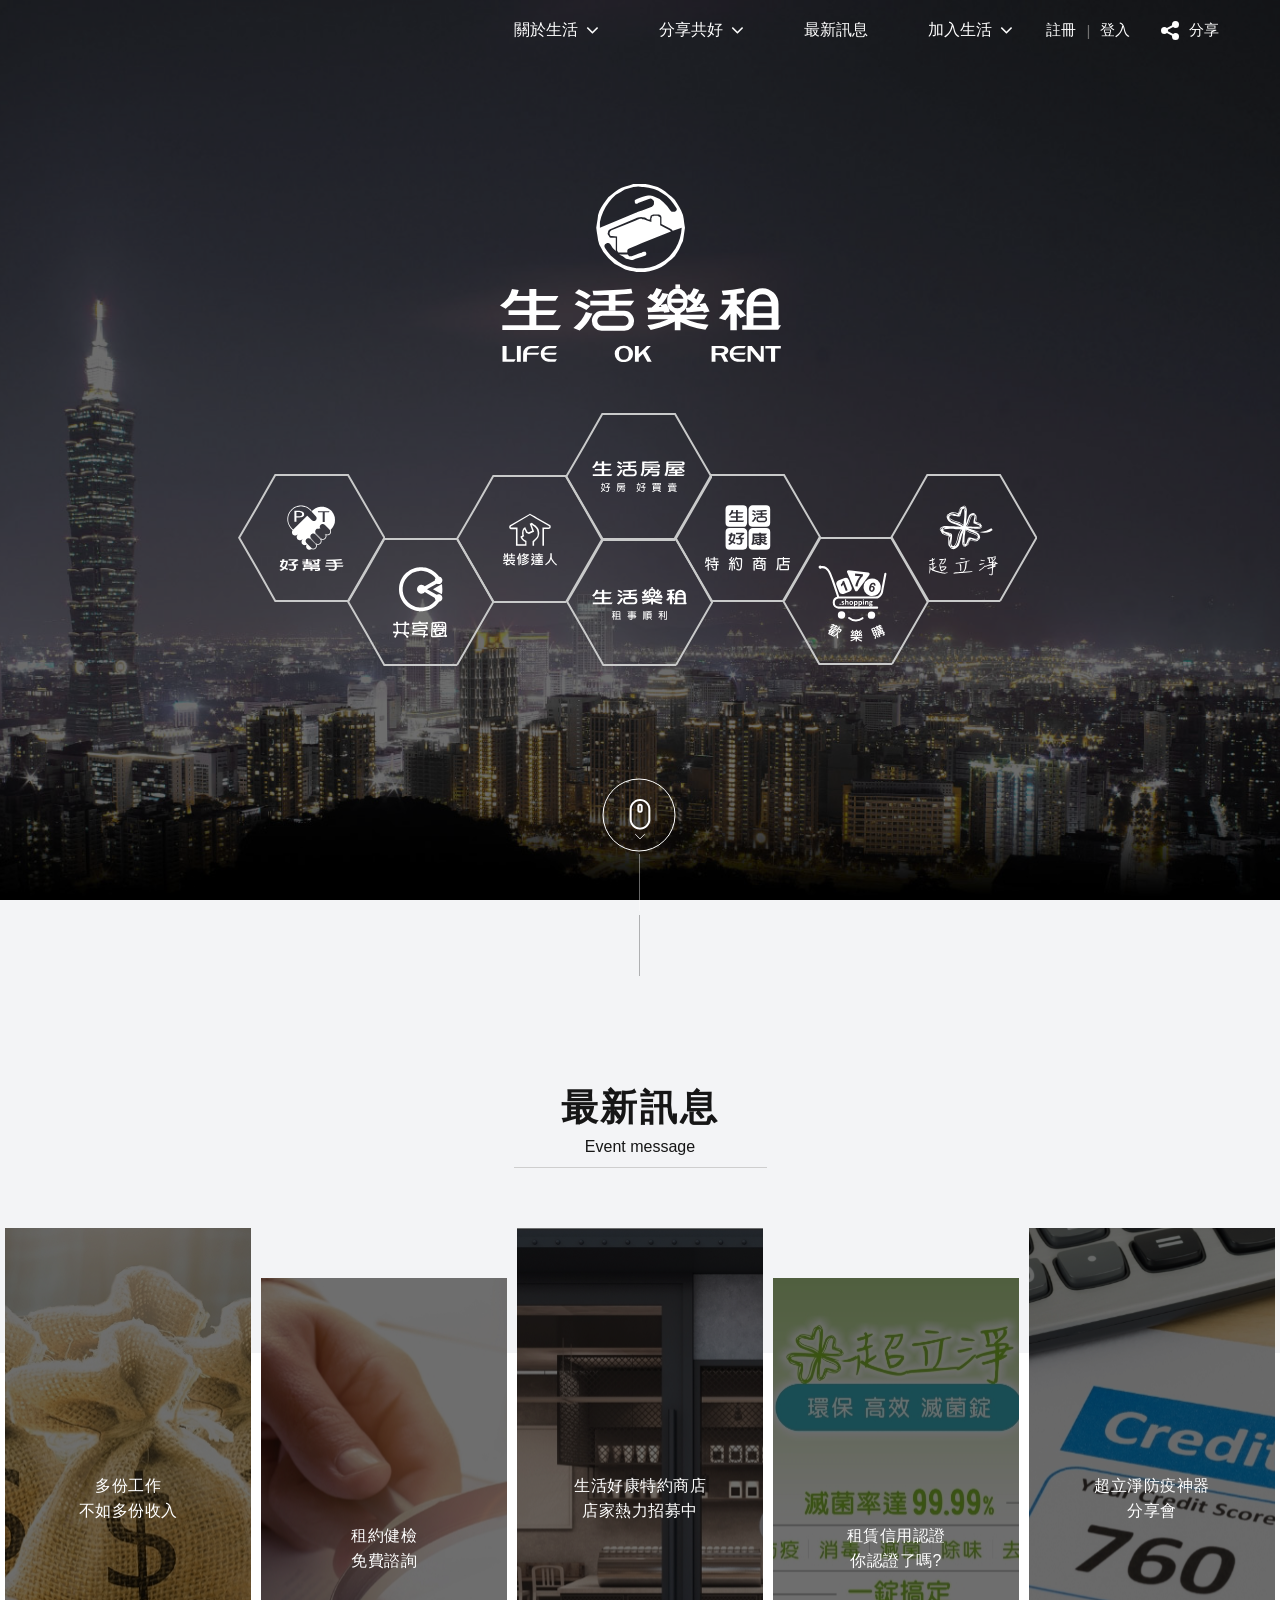
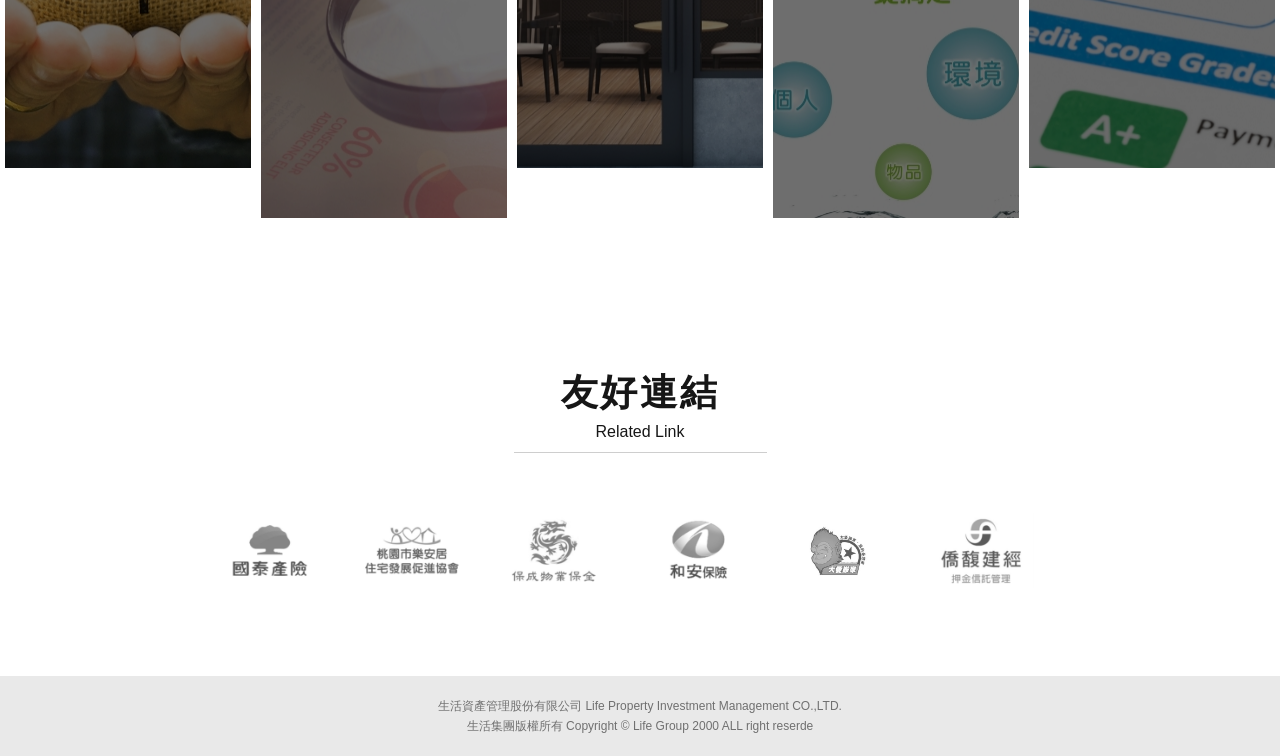
<file: nicole2/index.html>
<!DOCTYPE html>
<!-- saved from url=(0032) -->
<html>

<head>
    <meta charset="UTF-8">
    <title> 生活集團 | 生活樂租.生活房屋.裝修達人.好幫手 | 生活資產股份有限公司│生活資產管理股份有限公司</title>
    <meta name="viewport" content="width=device-width, initial-scale=1, maximum-scale=1">
    <meta name="description" content="生活集團|生活資產.生活樂租.生活房屋.生活科技.生活居家裝修～致力提 升生活空間優化之企業一誠信·事業.服務.創新(企業電郵 Iife-house.com.tw)">
    <meta name="keywords" content="生活集團,生活資產,生活樂租,生活房屋,生活科技,生活居家裝修～致力提,升生活空間優化之企業一誠信,業,服務,創新">
    <meta property="og:locale" content="zh_TW" />
    <meta property="og:type" content="website" />
    <meta property="og:title" content="生活集團 | 生活樂租.生活房屋.裝修達人.好幫手 | 生活資產股份有限公司│生活資產管理股份有限公司" />
    <meta property="og:description" content="生活集團|生活資產.生活樂租.生活房屋.生活科技.生活居家裝修～致力提 升生活空間優化之企業一誠信·事業.服務.創新(企業電郵 Iife-house.com.tw)" />
    <meta property="og:site_name" content="生活集團 | 生活樂租.生活房屋.裝修達人.好幫手 | 生活資產股份有限公司│生活資產管理股份有限公司" />
    <meta http-equiv="X-UA-Compatible" content="IE=edge chrome=1">

    <link rel="shortcut icon" href="img/favicon.ico">
    <meta name="geo.region" content="tw">
    <meta name="robots" content="all">
    <meta name="rating" content="general">
    <link rel="stylesheet" href="css/font-awesome.min.css">
    <link rel="stylesheet" href="css/animate.min.css">
    <link rel="stylesheet" href="css/main-style.css">
    <link rel="stylesheet" href="css/mobile.css">
    <!-- Owl Stylesheets -->
    <link rel="stylesheet" href="assets/owlcarousel/assets/owl.carousel.min.css">
    <link rel="stylesheet" href="assets/owlcarousel/assets/owl.theme.default.min.css">
    <!-- Js -->
    <script src="assets/vendors/jquery.min.js"></script>
    <script src="assets/owlcarousel/owl.carousel.js"></script>

</head>

<body>
    <div id="greybg"></div>
    
    <nav class="change">
        <div class="logo exist mo">
        <a href="index.html" title="生活集團"></a>
    </div>
        <div id="mobile_menu_labIcon">
            <div class="hamburger" id="hamburger-1">
                <span class="line"></span>
                <span class="line"></span>
                <span class="line"></span>
            </div>
        </div>

        <div class="width91">
            <div class="logo pc">
                <a href="index.html" title="生活集團">生活集團</a>
            </div>

            <nav class="navbar js-navbar">
                <ul class="menu">

                    <li>
                        <a class="hasDropdown" href="#">關於生活<i class="fa fa-angle-down"></i></a>

                        <ul class="container">
                            <div class="container__list">
                                <a class="container__listItem" href="#">理念展望</a>
                                <a class="container__listItem" href="#">歷史軌跡</a>
                                <a class="container__listItem" href="#">合作提案</a>
                                <a class="container__listItem" href="#">聯絡我們</a>
                        </ul>
                    </li>
                    <li>
                        <a class="hasDropdown" href="#">分享共好 <i class="fa fa-angle-down"></i></a>
                        <ul class="container has-multi">
                            <div class="container__list container__list-multi">
                                <a class="container__listItem" href="#">生活樂租 </a>

                                <a class="container__listItem" href="#">生活房屋</a>

                                <a class="container__listItem" href="#">生活好</a>

                                <a class="container__listItem" href="#">共好夥伴</a>

                            </div>
                        </ul>
                    </li>
                    <li>
                        <a class="hasDropdown" href="#">最新訊息 </a>

                    </li>
                    <li>
                        <a class="hasDropdown" href="#">加入生活<i class="fa fa-angle-down"></i></a>
                        <ul class="container has-multi">
                            <div class="container__list container__list-multi">
                                <a class="container__listItem" href="#">生活家族</a>
                                <a class="container__listItem" href="#">菁英招募</a>
                            </div>
                        </ul>
                    </li>
                    <li class="page-link"><a href="#">註冊</a><span class="line">|</span><a href="#">登入</a>
                    </li>


                    <li class="page-link"><a href="#"><i class="share_white"></i>分享</a></li>
                </ul>


                </div>

            </nav>
            <section class="main animated fadeIn">
                <div class="black flex">

                    <div data-wow-delay="0.3s" class="main_logo wow bounceIn "></div>
                    <div class="Beehive_form  animated fadeInUp ">
                        <!-- 好幫手 -->
                        <a class="good_helper flex" href="https://okpt.life/" target="_blank">
                            <svg width="150.101" height="130" viewBox="0 0 150.101 130">
                        <path class="ani stroke" id="Path_511" data-name="Path 511"
                            d="M355.79,728.72l18.53-32.247L392.8,664.54,374.32,632.607,355.79,600.72H281.761l-18.215,31.888-18.53,31.932,18.53,31.932,18.215,32.247H355.79Z"
                            transform="translate(-243.86 -599.72)" fill="none" stroke="#c9caca" stroke-miterlimit="10"
                            stroke-width="2" fill-rule="evenodd" />
                    </svg>
                            <img data-wow-delay="1s" class="good_helper_ico wow bounceIn " src="img/good_helper.svg" alt="好幫手">
                            <div class="select flex"><img src="img/good_helper_pink.svg" alt="好幫手"></div>

                        </a>
                        <!-- 共享圈 -->
                        <a class="Sharing_circle flex" href="https://okrent.tw" target="_blank">
                            <svg width="150.101" height="130" viewBox="0 0 150.101 130">
                        <path class="ani stroke" id="Path_511" data-name="Path 511"
                            d="M355.79,728.72l18.53-32.247L392.8,664.54,374.32,632.607,355.79,600.72H281.761l-18.215,31.888-18.53,31.932,18.53,31.932,18.215,32.247H355.79Z"
                            transform="translate(-243.86 -599.72)" fill="none" stroke="#c9caca" stroke-miterlimit="10"
                            stroke-width="2" fill-rule="evenodd" />
                    </svg>
                            <img data-wow-delay="1.1s" class="Sharing_circle_ico wow bounceIn " src="img/Sharing_circle.svg" alt="共享圈">
                            <div class="select flex"><img src="img/Sharing_circle_green.svg" alt="共享圈"></div>
                        </a>
                        <!-- 裝修達人 -->
                        <a class="decoration_expert flex" href="https://epro.house/" target="_blank">
                            <svg width="150.101" height="130" viewBox="0 0 150.101 130">
                        <path class="ani stroke" id="Path_511" data-name="Path 511"
                            d="M355.79,728.72l18.53-32.247L392.8,664.54,374.32,632.607,355.79,600.72H281.761l-18.215,31.888-18.53,31.932,18.53,31.932,18.215,32.247H355.79Z"
                            transform="translate(-243.86 -599.72)" fill="none" stroke="#c9caca" stroke-miterlimit="10"
                            stroke-width="2" fill-rule="evenodd" />
                    </svg>
                            <img data-wow-delay="1.2s" class="Sharing_circle_ico wow bounceIn " src="img/decoration_expert.svg" alt="">
                            <div class="select flex"><img src="img/decoration_expert_color.svg" alt=""></div>
                        </a>
                        <!-- 生活房屋 -->
                        <a class="house flex" href="#">
                            <svg width="150.101" height="130" viewBox="0 0 150.101 130">
                        <path class="ani stroke" id="Path_511" data-name="Path 511"
                            d="M355.79,728.72l18.53-32.247L392.8,664.54,374.32,632.607,355.79,600.72H281.761l-18.215,31.888-18.53,31.932,18.53,31.932,18.215,32.247H355.79Z"
                            transform="translate(-243.86 -599.72)" fill="none" stroke="#c9caca" stroke-miterlimit="10"
                            stroke-width="2" fill-rule="evenodd" />
                    </svg>
                            <img data-wow-delay="1.3s" class="house_color_ico wow bounceIn " src="img/house.svg" alt="">
                            <div class="select flex"><img src="img/house_color.svg" alt=""></div>
                        </a>
                        <!-- 生活樂租 -->
                        <a class="life_lease flex" href="https://okrent.house/" target="_blank">
                            <svg width="150.101" height="130" viewBox="0 0 150.101 130">
                        <path class="ani stroke" id="Path_511" data-name="Path 511"
                            d="M355.79,728.72l18.53-32.247L392.8,664.54,374.32,632.607,355.79,600.72H281.761l-18.215,31.888-18.53,31.932,18.53,31.932,18.215,32.247H355.79Z"
                            transform="translate(-243.86 -599.72)" fill="none" stroke="#c9caca" stroke-miterlimit="10"
                            stroke-width="2" fill-rule="evenodd" />
                    </svg>
                            <img data-wow-delay="1.4s" class="life_lease_ico wow bounceIn " src="img/life_lease.svg" alt="">
                            <div class="select flex"><img src="img/life_lease_color.svg" alt=""></div>
                        </a>
                        <!-- 生活好康 -->
                        <a class="Good_life flex" href="https://okmaster.life/Store" target="_blank">
                            <svg width="150.101" height="130" viewBox="0 0 150.101 130">
                        <path class="ani stroke" id="Path_511" data-name="Path 511"
                            d="M355.79,728.72l18.53-32.247L392.8,664.54,374.32,632.607,355.79,600.72H281.761l-18.215,31.888-18.53,31.932,18.53,31.932,18.215,32.247H355.79Z"
                            transform="translate(-243.86 -599.72)" fill="none" stroke="#c9caca" stroke-miterlimit="10"
                            stroke-width="2" fill-rule="evenodd" />
                    </svg>
                            <img data-wow-delay="1.5s" class="Good_life_ico wow bounceIn " src="img/Good_life.svg" alt="">
                            <div class="select flex"><img src="img/Good_life_color.svg" alt=""></div>
                        </a>
                        <!-- 歡樂購 -->
                      <a class="happy_shopping flex" href="https://176.shopping/" target="_blank">
                            <svg width="150.101" height="130" viewBox="0 0 150.101 130">
                        <path class="ani vedr stroke" id="Path_511" data-name="Path 511"
                            d="M355.79,728.72l18.53-32.247L392.8,664.54,374.32,632.607,355.79,600.72H281.761l-18.215,31.888-18.53,31.932,18.53,31.932,18.215,32.247H355.79Z"
                            transform="translate(-243.86 -599.72)" fill="none" stroke="#c9caca" stroke-miterlimit="10"
                            stroke-width="2" fill-rule="evenodd" />
                    </svg>
                            <img data-wow-delay="1.6s" class="happy_shopping_ico wow bounceIn " src="img/happy_shopping.svg" alt="">
                            <div class="select flex"><img src="img/happy_shopping_color.svg" alt=""></div>
                        </a>

                        <!-- 超立淨 -->
                        <a class="Ultra_clean flex" href="https://okmaster.life/Cleansolution" target="_blank">
                            <svg width="150.101" height="130" viewBox="0 0 150.101 130">
                        <path class="ani stroke" id="Path_511" data-name="Path 511"
                            d="M355.79,728.72l18.53-32.247L392.8,664.54,374.32,632.607,355.79,600.72H281.761l-18.215,31.888-18.53,31.932,18.53,31.932,18.215,32.247H355.79Z"
                            transform="translate(-243.86 -599.72)" fill="none" stroke="#c9caca" stroke-miterlimit="10"
                            stroke-width="2" fill-rule="evenodd" />
                    </svg>
                            <img data-wow-delay="1.7s" class="Ultra_clean_ico wow bounceIn " src="img/Ultra_clean.svg" alt="">
                            <div class="select flex"><img src="img/Ultra_clean_color.svg" alt=""></div>
                        </a>
                    </div>
                    <div data-wow-delay="1.1s" class="mouse wow fadeInDown">
                        <svg class="stroke" height="78" width="78">
                    <circle cx="38" cy="38" r="36" stroke="#ffffff" stroke-width="1" fill="none" ;></circle>
                </svg>
                        <div class="mouse_icon fadeIn animated"><img src="img/mouse.png" width="25" height="36"></div>
                        <div class="arrow arrow_ani" style="opacity: 1;"><img src="img/arrow.svg" width="10" height="17"></div>
                        <div class="mouse_line" style="height: 57px;"></div>
                        <div class="mouse_line2" style="height: 61px;"></div>
                    </div>
                </div>


            </section>


            <!--  黑色陰影 -->


            <div class="gray453"> </div>
            <div data-wow-delay="0.1s" class="news wow fadeIn ">
                <div class="title flex ">
                    <h1 data-wow-delay="0.2s" class="wow fadeInDown ">最新訊息</h1>
                    <h2 data-wow-delay="0.3s" class="wow fadeInDown ">Event message</h2>
                    <div data-wow-delay="0.35s" class="line2 wow fadeInDown "></div>
                </div>
                <div class="new_boder">
                    <a data-wow-delay="0.4s" class="banner wow fadeInUp" href="https:/okrent.house/joinlife" target="_blank">
                        <div class="black flex">
                            <p>多份工作<br /> 不如多份收入
                            </p>
                        </div>
                        <img class="banner_img " src="img/banner1@2x.jpg">

                    </a>
                    <a data-wow-delay="0.5s" class="banner wow fadeInDown" href="https:/okrent.house/tenant" target="_blank">
                        <div class="black flex">
                            <p>租約健檢 <br /> 免費諮詢
                            </p>
                        </div>
                        <img class="banner_img " src="img/banner2@2x.jpg">

                    </a>
                    <a data-wow-delay="0.6s" class="banner wow fadeInUp" href="https:/okrent.house/goodstore" target="_blank">
                        <div class="black flex">
                            <p>生活好康特約商店<br /> 店家熱力招募中 </p>
                        </div>
                        <img class="banner_img " src="img/banner3@2x.jpg">

                    </a>
                    <a data-wow-delay="0.7s" class="banner wow fadeInDown" href="https:/okrent.house/authenticate_main" target="_blank">
                        <div class="black flex">
                            <p>租賃信用認證<br /> 你認證了嗎?
                            </p>
                        </div>
                        <img class="banner_img " src="img/clean@2x.jpg">

                    </a>
                    <a data-wow-delay="0.8s" class="banner wow fadeInUp" href="https:/okmaster.life/sterilization" target="_blank">
                        <div class="black flex">
                            <p>超立淨防疫神器<br /> 分享會
                            </p>
                        </div>
                        <img class="banner_img " src="img/credit@2x.jpg">

                    </a>
                </div>
            </div>

            <div class="title flex ">
                <h1 data-wow-delay="0.2s" class="wow fadeInDown ">友好連結</h1>
                <h2 data-wow-delay="0.3s" class="wow fadeInDown ">Related Link</h2>
                <div data-wow-delay="0.4s" class="line2 wow fadeInDown "></div>
            </div>
            <section class="RelatedLink owl-carousel owl-theme" id="owl-demo">

                <div class="item">
                    <a href="https://www.facebook.com/桃園市租任管理服務業從業人員職業工會-600320820503706" target="_blank">
                        <img data-wow-delay="0.8s" class="wow fadeInDown" src="img/welcome_company_01.svg" alt="桃園市租任管理服務業從業人員職業工會">
                    </a>
                </div>
                <div class="item">
                    <a href="https://www.cathay-ins.com.tw/insurance" target="_blank">
                        <img data-wow-delay="0.9s" class="wow fadeInDown" src="img/welcome_company_02.svg" alt="國泰產險">
                    </a>
                </div>
                <div class="item">
                    <a href="http://www.tycrehda.org.tw/" target="_blank">
                        <img data-wow-delay="1s" class="wow fadeInDown" src="img/welcome_company_03.svg" alt="桃園市樂安居住宅發展促進協會">
                    </a>
                </div>
                <div class="item">
                    <a href="http://www.pcss.com.tw/" target="_blank">
                        <img data-wow-delay="1.1s" class="wow fadeInDown" src="img/welcome_company_04.svg" alt="保成務業保全">
                    </a>
                </div>
                <div class="item">
                    <a href="https://www.hoan.com.tw/" target="_blank">
                        <img data-wow-delay="1.2s" class="wow fadeInDown" src="img/welcome_company_05.svg" alt="和安保險">
                    </a>
                </div>
                <div class="item">
                    <a href="http://www.da-i.com.tw/" target="_blank">
                        <img data-wow-delay="1.3s" class="wow fadeInDown" src="img/welcome_company_06.svg" alt="大愛搬家">
                    </a>
                </div>
                <div class="item">
                    <a href="https://www.hoan.com.tw/" target="_blank">
                        <img data-wow-delay="1.4s" class="wow fadeInDown" src="img/welcome_company_07.svg" alt="僑馥建經">
                    </a>
                </div>
                <div class="item">
                    <a href="http://www.tbm.com.tw/" target="_blank">
                        <img data-wow-delay="1.5s" class="wow fadeInDown" src="img/welcome_company_08.svg" alt="桃園市公寓大廈管理維護商業公會">
                    </a>
                </div>
                <div class="item">
                    <a href="http://lawyeratticus.com/" target="_blank">
                        <img data-wow-delay="1.6s" class="wow fadeInDown" src="img/welcome_company_09.svg" alt="鄭三川律師">
                    </a>
                </div>
                <div class="item">
                    <a href="#" target="_blank">
                        <img data-wow-delay="1.7s" class="wow fadeInDown" src="img/welcome_company_10.svg" alt="生活好康">
                    </a>
                </div>
            </section>
            <footer data-wow-delay="0.5s" class="wow fadeInUp">生活資產管理股份有限公司 Life Property Investment Management CO.,LTD. <br/> 生活集團版權所有 Copyright © Life Group 2000 ALL right reserde
            </footer>
            <script src='js/wow.js'></script>
            <script src='js/main.js'></script>

</body>

</html>
</file>
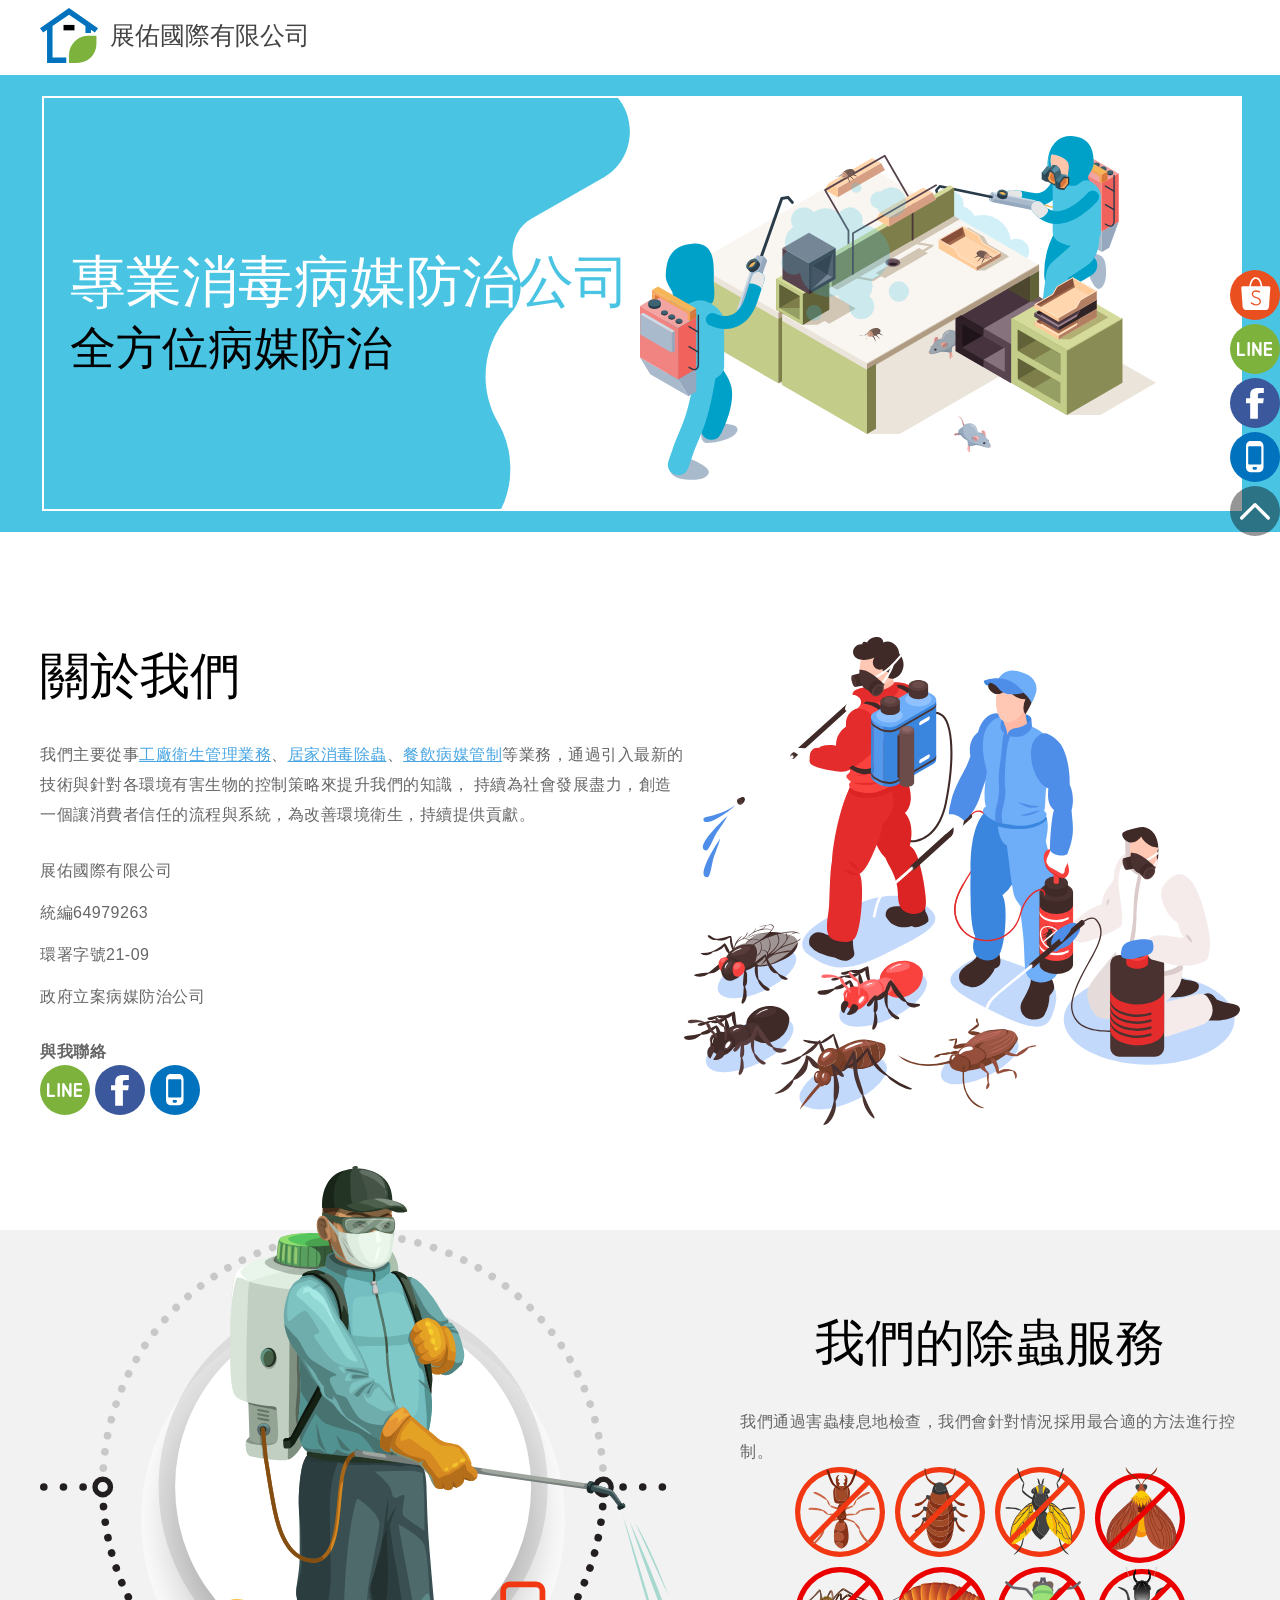
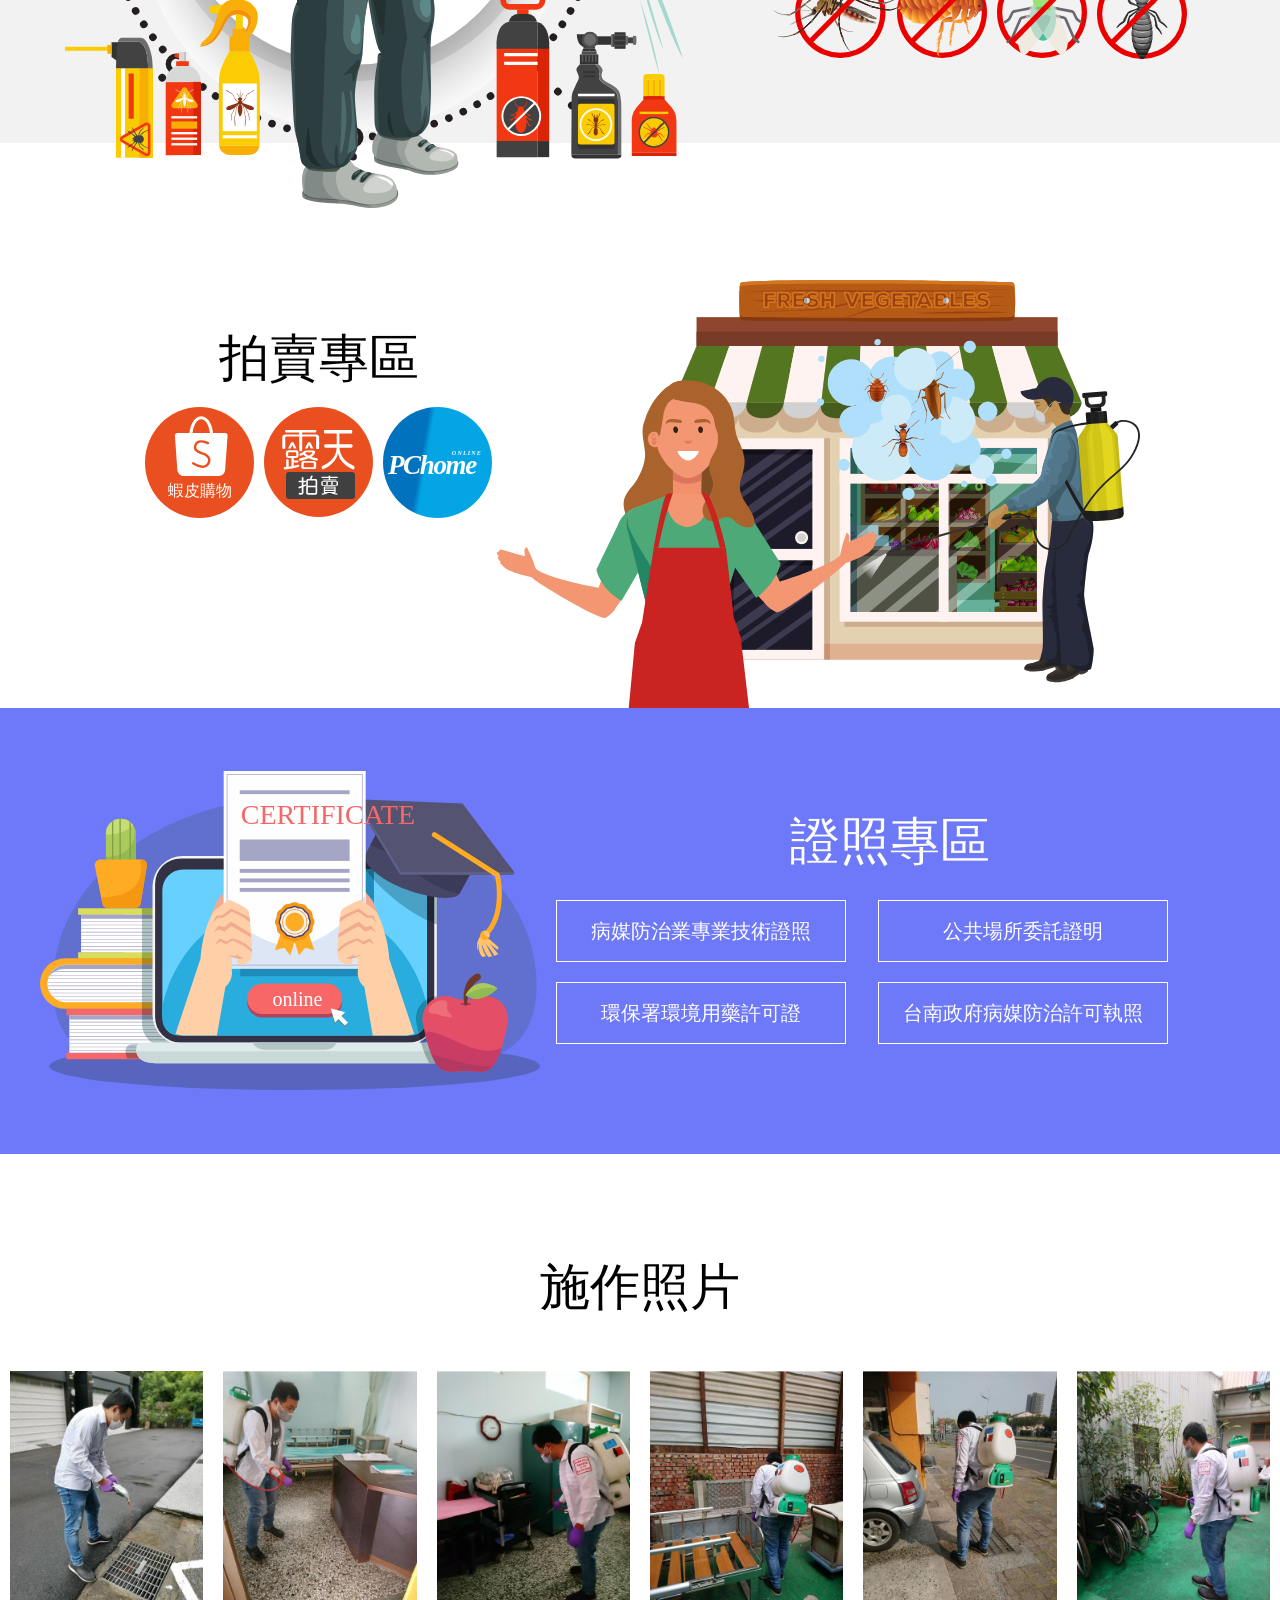
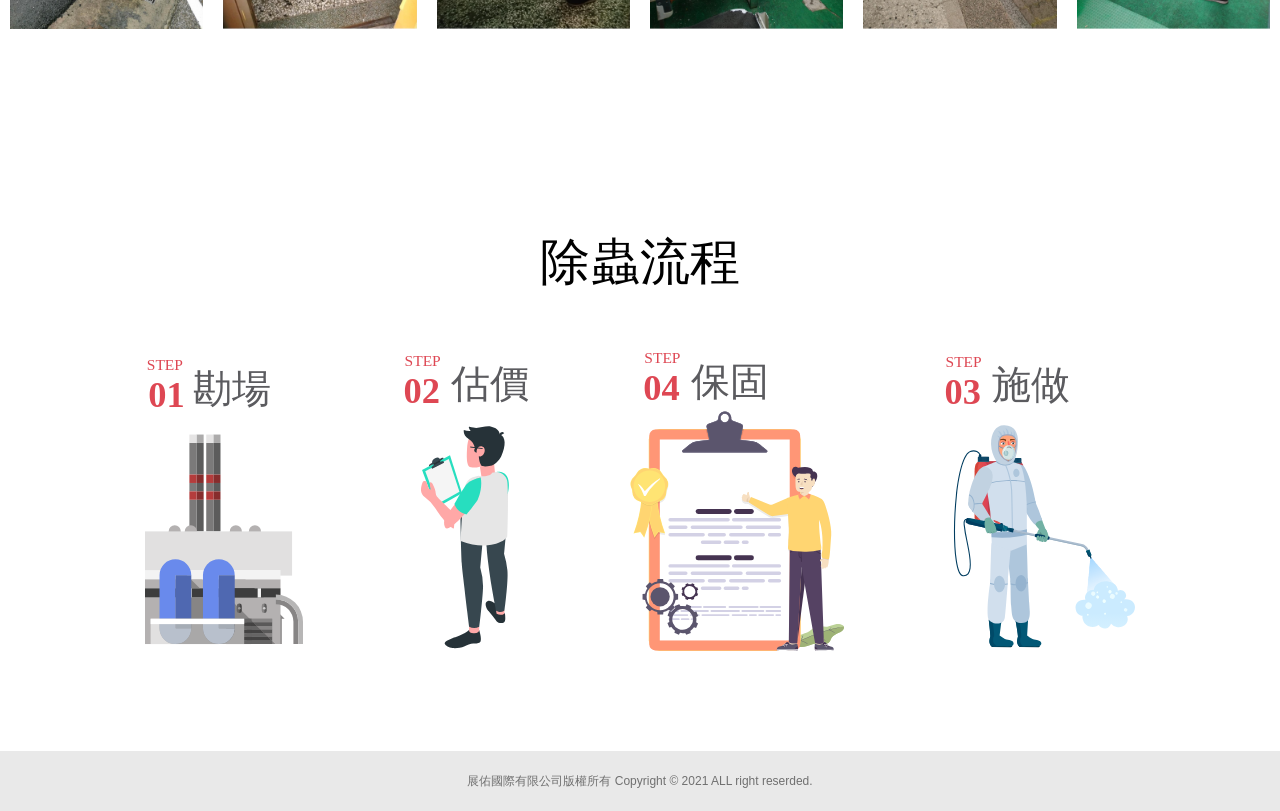
<file: work/index.html>
<!DOCTYPE html>
<!-- saved from url=(0032) -->
<html>

<head>
    <meta charset="UTF-8">
    <title> 展佑國際有限公司</title>
    <meta name="viewport" content="width=device-width, initial-scale=1, maximum-scale=1">
    <meta name="description" content="展佑國際有限公司">
    <meta name="keywords" content="展佑國際有限公司">
    <meta property="og:locale" content="zh_TW" />
    <meta property="og:type" content="website" />
    <meta property="og:title" content="展佑國際有限公司" />
    <meta property="og:description" content="展佑國際有限公司" />
    <meta property="og:site_name" content="展佑國際有限公司" />
    <meta http-equiv="X-UA-Compatible" content="IE=edge chrome=1">

    <link rel="shortcut icon" href="img/favicon.ico">
    <meta name="geo.region" content="tw">
    <meta name="robots" content="all">
    <meta name="rating" content="general">
    <link rel="stylesheet" href="css/font-awesome.min.css">
    <link rel="stylesheet" href="css/animate.min.css">
    <link rel="stylesheet" href="css/jquery.fancybox.min.css" />
    <link rel="stylesheet" href="css/main-style.css">
    <link rel="stylesheet" href="css/mobile.css">
    <!-- Owl Stylesheets -->
    <link rel="stylesheet" href="assets/owlcarousel/assets/owl.carousel.min.css">
    <link rel="stylesheet" href="assets/owlcarousel/assets/owl.theme.default.min.css">
    <!-- Js -->
    <script src="js/jquery.min.js"></script>

    <script src="assets/owlcarousel/owl.carousel.js"></script>
    <script src="js/jquery.fancybox.min.js"></script>
    <!-- 彈跳視窗 -->

    <script>
        jQuery(document).ready(function($) {
            var offset = 100,
                offset_opacity = 1200,
                scroll_top_duration = 700,
                $back_to_top = $('.cd-top');
            $(window).scroll(function() {
                ($(this).scrollTop() > offset) ? $back_to_top.addClass('cd-is-visible'): $back_to_top.removeClass('cd-is-visible cd-fade-out');
                if ($(this).scrollTop() > offset_opacity) {
                    $back_to_top.addClass('cd-fade-out');
                }
            });
            $back_to_top.on('click',
                function(event) {
                    event.preventDefault();
                    $('body,html').animate({
                            scrollTop: 0,
                        },
                        scroll_top_duration);
                });
        });
    </script>
</head>

<body>

    <div class="bacc">
        <img src="img/loader.gif" class="logo_animation">
    </div>
    <div class="right_icons top_R">

        <a class="shop" href="https://shopee.tw/teddy66?smtt=0.0.9" target="_blank"><img src="img/shop.svg"></a>
        <a class="line" href="https://line.me/ti/p/5eOpBLAbcY" target="_blank"><img src="img/Line.svg"></a>
        <a class="fb" href="https://www.facebook.com/chanyu1101/" target="_blank"><img src="img/face.svg"></a>
        <a class="phone" href="tel:0908658988"><img src="img/phone.svg"></a>
        <img class="cd-top" src="img/top.svg">
    </div>


    <nav>

        <div class="width1200">

            <h1> <a class="logo" href="index.html" title="展佑國際有限公司">展佑國際有限公司</a></h1>
        </div>
    </nav>
    <section class="main flex wow fadeIn">
        <div class="width1200">
            <img class="pc" src="img/banner.svg">
            <img class="mobile" src="img/banner768.svg">
        </div>
    </section>



    <section class="about width1200 ">
        <div data-wow-delay="0.2s" class="title flex column wow fadeInLeft">
            <h2>關於我們</h2>
            <p class="company1">我們主要從事<span>工廠衛生管理業務</span>、<span>居家消毒除蟲</span>、<span>餐飲病媒管制</span>等業務，通過引入最新的技術與針對各環境有害生物的控制策略來提升我們的知識， 持續為社會發展盡力，創造一個讓消費者信任的流程與系統，為改善環境衛生，持續提供貢獻。</p>
            <p class="company2">展佑國際有限公司<br/> 統編64979263
                <br/> 環署字號21-09<br/> 政府立案病媒防治公司
            </p>
            <p class="company3">
                與我聯絡
            </p>
            <div class="flex company3_b">


                <a class="line" href="https://line.me/ti/p/5eOpBLAbcY" target="_blank"><img src="img/Line.svg"></a>
                <a class="fb" href="https://www.facebook.com/chanyu1101/" target="_blank"><img src="img/face.svg"></a>
                <a class="phone" href="tel:0908658988"><img src="img/phone.svg"></a>
            </div>
        </div>
        <img data-wow-delay="0.2s" class="about_img wow fadeInRight " src="img/about_img.svg">
    </section>

    <section class="service">
        <div class="width1200">
            <img data-wow-delay="0.2s" class="our_service_img wow fadeInLeft" src="img/our_service.svg">
            <div data-wow-delay="0.2s" class="title flex column wow fadeInRight">
                <h2>我們的除蟲服務</h2>
                <p class="company1">我們通過害蟲棲息地檢查，我們會針對情況採用最合適的方法進行控制。
                </p>
                <div class="flex wrap">
                    <a href="#" target="_blank"><img src="img/ant.svg"></a>
                    <a href="#" target="_blank"><img src="img/cockroach.svg"></a>
                    <a href="#" target="_blank"><img src="img/fly.svg"></a>
                    <a href="#" target="_blank"><img src="img/moth.svg"></a>
                </div>
                <div class="flex wrap ser1">
                    <a href="#" target="_blank"><img src="img/mosquito.svg"></a>
                    <a href="#" target="_blank"><img src="img/flea.svg"></a>
                    <a href="#" target="_blank"><img src="img/drosophila.svg"></a>
                    <a href="#" target="_blank"><img src="img/termite.svg"></a>
                </div>
            </div>
        </div>
    </section>
    <section class="sale_store flex">
        <div class="width1200">
            <div data-wow-delay="0.2s" class="title flex column wow fadeInRight">
                <h2>拍賣專區</h2>
                <div class="flex ">
                    <a href="https://shopee.tw/teddy66?smtt=0.0.9" target="_blank"><img src="img/shop_store.svg"></a>
                    <a href="https://www.ruten.com.tw/user/index00.php?s=yeahted" target="_blank"><img src="img/ruten_store.svg"></a>
                    <a href="https://www.pcstore.com.tw/chanyu1101/" target="_blank"><img src="img/pchome_store.svg"></a>
                </div>
            </div>
            <img data-wow-delay="0.2s" class="sale_store_img wow fadeInLeft" src="img/store.svg">
        </div>

    </section>
    <section class="license">
        <div class="width1200">
            <img data-wow-delay="0.2s" class="license_img wow fadeInLeft" src="img/license.svg">
            <div data-wow-delay="0.2s" class="title flex column wow fadeInRight">
                <h2>證照專區</h2>
                <div class="flex wrap">
                    <a data-fancybox data-animation-duration="700" data-src="#animatedModal1" href="javascript:;" class="profe">病媒防治業專業技術證照</a>
                    <div style="display: none;" id="animatedModal1" class="animated-modal">
                        <div class="row website container-fluid">
                            <img src="img/company1.jpg" alt="">
                        </div>
                    </div>
                    <a data-fancybox data-animation-duration="700" data-src="#animatedModal2" href="javascript:;" class="profe">公共場所委託證明</a>
                    <div style="display: none;" id="animatedModal2" class="animated-modal">
                        <div class="row website container-fluid">
                            <img src="img/company2.jpg" alt="">
                        </div>
                    </div>
                    <a data-fancybox data-animation-duration="700" data-src="#animatedModal3" href="javascript:;" class="profe">環保署環境用藥許可證</a>
                    <div style="display: none;" id="animatedModal3" class="animated-modal">
                        <div class="row website container-fluid">
                            <img src="img/company3.jpg" alt="">
                        </div>
                    </div>
                    <a data-fancybox data-animation-duration="700" data-src="#animatedModal4" href="javascript:;" class="profe">台南政府病媒防治許可執照</a>
                    <div style="display: none;" id="animatedModal4" class="animated-modal">
                        <div class="row website container-fluid">
                            <img src="img/company4.jpg" alt="">
                        </div>
                    </div>

                </div>
            </div>
        </div>
    </section>
    <section class="work flex">


        <div data-wow-delay="0.2s" class="title flex column wow fadeInRight">
            <h2>施作照片</h2>
            <div class="flex wrap">
                <img src="img/work1.svg">
                <img src="img/work2.svg">
                <img src="img/work3.svg">
                <img src="img/work4.svg">
                <img src="img/work5.svg">
                <img src="img/work6.svg">
            </div>

        </div>
    </section>
    <section class="step flex">


        <div data-wow-delay="0.2s" class="title flex column wow fadeInRight">
            <h2>除蟲流程</h2>
            <div class="flex wrap">
                <img src="img/step01.svg">
                <img src="img/step02.svg">
                <img src="img/step03.svg">
                <img src="img/step04.svg">
            </div>

        </div>
    </section>
    <footer data-wow-delay="0.5s" class="wow fadeInUp">
        展佑國際有限公司版權所有 Copyright © 2021 ALL right reserded.

    </footer>
    <script src='js/wow.js'></script>
    <script src='js/main.js'></script>
    <script>
        $(".fancybox").fancybox();
    </script>
</body>

</html>
</file>
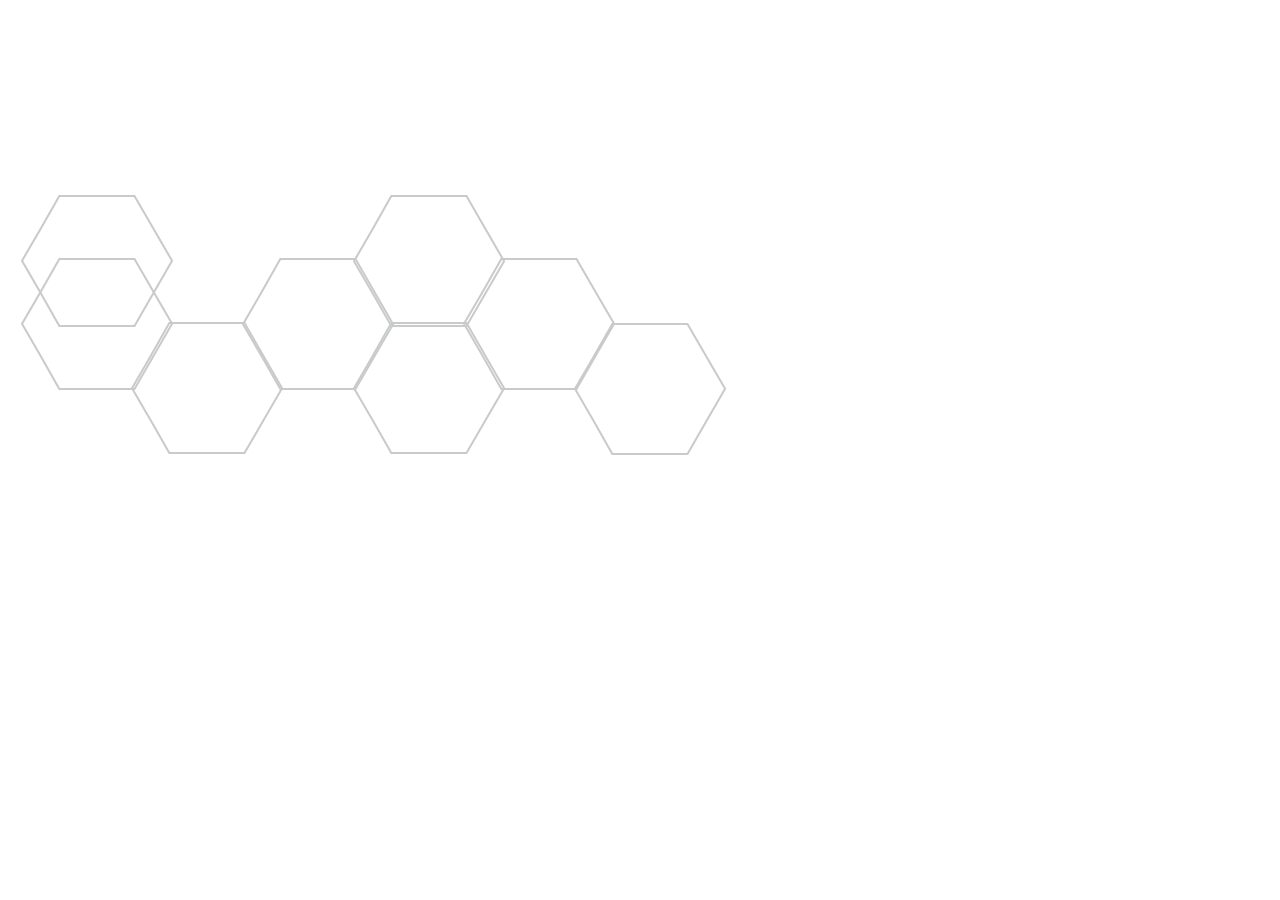
<file: nicole2/img/with1920/Artboard___1.html>
<!DOCTYPE html>
<html>
<head>
<meta charset="utf-8"/>
<meta http-equiv="X-UA-Compatible" content="IE=edge"/>
<meta name="viewport" content="width=device-width, initial-scale=1.0">
<title>Artboard – 1</title>
<style id="applicationStylesheet" type="text/css">
	.mediaViewInfo {
		--web-view-name: Artboard – 1;
		--web-view-id: Artboard__1;
		--web-scale-on-resize: true;
		--web-enable-deep-linking: true;
	}
	:root {
		--web-view-ids: Artboard__1;
	}
	* {
		margin: 0;
		padding: 0;
		box-sizing: border-box;
		border: none;
	}
	#Artboard__1 {
		position: absolute;
		width: 1072px;
		height: 833px;
		background-color: rgba(255,255,255,1);
		overflow: hidden;
		--web-view-name: Artboard – 1;
		--web-view-id: Artboard__1;
		--web-scale-on-resize: true;
		--web-enable-deep-linking: true;
	}
	#Group_203 {
		position: absolute;
		width: 812.289px;
		height: 256px;
		left: 21.855px;
		top: 195.5px;
		overflow: visible;
	}
	# {
		position: absolute;
		width: 147.789px;
		height: 128px;
		left: 664.5px;
		top: 63.857px;
		overflow: visible;
	}
	#Ellipse_8 {
		opacity: 0.8;
		fill: transparent;
		stroke: rgba(255,255,255,1);
		stroke-width: 2px;
		stroke-linejoin: miter;
		stroke-linecap: butt;
		stroke-miterlimit: 4;
		shape-rendering: auto;
	}
	.Ellipse_8 {
		display: none;
		position: absolute;
		overflow: visible;
		width: 131px;
		height: 131px;
		left: 233.5px;
		top: 247.97px;
	}
	#Path_509 {
		fill: rgba(0,0,0,0);
		stroke: rgba(201,202,202,1);
		stroke-width: 2px;
		stroke-linejoin: miter;
		stroke-linecap: butt;
		stroke-miterlimit: 10;
		shape-rendering: auto;
	}
	.Path_509 {
		overflow: visible;
		position: absolute;
		width: 150.101px;
		height: 130px;
		left: 0px;
		top: 0px;
		transform: matrix(1,0,0,1,0,0);
	}
	#_m {
		position: absolute;
		width: 147.789px;
		height: 128px;
		left: 553.5px;
		top: 128px;
		overflow: visible;
	}
	#Ellipse_10 {
		opacity: 0.8;
		fill: transparent;
		stroke: rgba(255,255,255,1);
		stroke-width: 2px;
		stroke-linejoin: miter;
		stroke-linecap: butt;
		stroke-miterlimit: 4;
		shape-rendering: auto;
	}
	.Ellipse_10 {
		display: none;
		position: absolute;
		overflow: visible;
		width: 131px;
		height: 131px;
		left: 9.5px;
		top: -2.173px;
	}
	#Path_510 {
		fill: rgba(0,0,0,0);
		stroke: rgba(201,202,202,1);
		stroke-width: 2px;
		stroke-linejoin: miter;
		stroke-linecap: butt;
		stroke-miterlimit: 10;
		shape-rendering: auto;
	}
	.Path_510 {
		overflow: visible;
		position: absolute;
		width: 150.101px;
		height: 130px;
		left: 0px;
		top: 0px;
		transform: matrix(1,0,0,1,0,0);
	}
	#_p {
		position: absolute;
		width: 147.789px;
		height: 128px;
		left: 442.5px;
		top: 63.842px;
		overflow: visible;
	}
	#Path_142 {
		fill: rgba(0,0,0,0);
		stroke: rgba(201,202,202,1);
		stroke-width: 2px;
		stroke-linejoin: miter;
		stroke-linecap: butt;
		stroke-miterlimit: 10;
		shape-rendering: auto;
	}
	.Path_142 {
		overflow: visible;
		position: absolute;
		width: 150.101px;
		height: 130px;
		left: 0px;
		top: 0px;
		transform: matrix(1,0,0,1,0,0);
	}
	#_r {
		position: absolute;
		width: 147.789px;
		height: 128px;
		left: 332px;
		top: 127.842px;
		overflow: visible;
	}
	#Path_142_s {
		fill: rgba(0,0,0,0);
		stroke: rgba(201,202,202,1);
		stroke-width: 2px;
		stroke-linejoin: miter;
		stroke-linecap: butt;
		stroke-miterlimit: 10;
		shape-rendering: auto;
	}
	.Path_142_s {
		overflow: visible;
		position: absolute;
		width: 150.101px;
		height: 130px;
		left: 0px;
		top: 0px;
		transform: matrix(1,0,0,1,0,0);
	}
	#Path_508 {
		opacity: 0.8;
		fill: transparent;
		stroke: rgba(255,255,255,1);
		stroke-width: 2px;
		stroke-linejoin: miter;
		stroke-linecap: butt;
		stroke-miterlimit: 4;
		shape-rendering: auto;
	}
	.Path_508 {
		display: none;
		overflow: visible;
		position: absolute;
		width: 135px;
		height: 131px;
		left: 6.711px;
		top: -0.985px;
		transform: matrix(1,0,0,1,0,0);
	}
	#_u {
		position: absolute;
		width: 147.789px;
		height: 128px;
		left: 332px;
		top: 0px;
		overflow: visible;
	}
	#Path_509_v {
		fill: rgba(0,0,0,0);
		stroke: rgba(201,202,202,1);
		stroke-width: 2px;
		stroke-linejoin: miter;
		stroke-linecap: butt;
		stroke-miterlimit: 10;
		shape-rendering: auto;
	}
	.Path_509_v {
		overflow: visible;
		position: absolute;
		width: 150.101px;
		height: 130px;
		left: 0px;
		top: 0px;
		transform: matrix(1,0,0,1,0,0);
	}
	#_w {
		position: absolute;
		width: 147.789px;
		height: 128px;
		left: 221.5px;
		top: 63.842px;
		overflow: visible;
	}
	#Ellipse_10_x {
		opacity: 0.8;
		fill: transparent;
		stroke: rgba(255,255,255,1);
		stroke-width: 2px;
		stroke-linejoin: miter;
		stroke-linecap: butt;
		stroke-miterlimit: 4;
		shape-rendering: auto;
	}
	.Ellipse_10_x {
		display: none;
		position: absolute;
		overflow: visible;
		width: 131px;
		height: 131px;
		left: -215.5px;
		top: 126.015px;
	}
	#Path_511 {
		fill: rgba(0,0,0,0);
		stroke: rgba(201,202,202,1);
		stroke-width: 2px;
		stroke-linejoin: miter;
		stroke-linecap: butt;
		stroke-miterlimit: 10;
		shape-rendering: auto;
	}
	.Path_511 {
		overflow: visible;
		position: absolute;
		width: 150.101px;
		height: 130px;
		left: 0px;
		top: 0px;
		transform: matrix(1,0,0,1,0,0);
	}
	#_z {
		position: absolute;
		width: 147.789px;
		height: 128px;
		left: 110.5px;
		top: 127.842px;
		overflow: visible;
	}
	#Path_510_ {
		fill: rgba(0,0,0,0);
		stroke: rgba(201,202,202,1);
		stroke-width: 2px;
		stroke-linejoin: miter;
		stroke-linecap: butt;
		stroke-miterlimit: 10;
		shape-rendering: auto;
	}
	.Path_510_ {
		overflow: visible;
		position: absolute;
		width: 150.101px;
		height: 130px;
		left: 0px;
		top: 0px;
		transform: matrix(1,0,0,1,0,0);
	}
	#Sharing_circle {
		position: absolute;
		width: 53.962px;
		height: 70.642px;
		left: 46.5px;
		top: 29.658px;
		display: none;
		overflow: visible;
	}
	#Group_151 {
		position: absolute;
		width: 43.343px;
		height: 44.086px;
		left: 6px;
		top: 0px;
		overflow: visible;
	}
	#Path_526 {
		fill: rgba(255,255,255,1);
	}
	.Path_526 {
		overflow: visible;
		position: absolute;
		width: 43.343px;
		height: 44.086px;
		left: 0px;
		top: 0px;
		transform: matrix(1,0,0,1,0,0);
	}
	#Path_527 {
		fill: rgba(255,255,255,1);
	}
	.Path_527 {
		overflow: visible;
		position: absolute;
		width: 9.398px;
		height: 10.206px;
		left: 33.944px;
		top: 16.956px;
		transform: matrix(1,0,0,1,0,0);
	}
	#Path_530 {
		fill: rgba(255,255,255,1);
	}
	.Path_530 {
		overflow: visible;
		position: absolute;
		width: 53.962px;
		height: 16.5px;
		left: 0px;
		top: 54.142px;
		transform: matrix(1,0,0,1,0,0);
	}
	#_ {
		position: absolute;
		width: 147.789px;
		height: 128px;
		left: 0px;
		top: 63.857px;
		overflow: visible;
	}
	#Ellipse_10_ {
		opacity: 0.8;
		fill: transparent;
		stroke: rgba(255,255,255,1);
		stroke-width: 2px;
		stroke-linejoin: miter;
		stroke-linecap: butt;
		stroke-miterlimit: 4;
		shape-rendering: auto;
	}
	.Ellipse_10_ {
		display: none;
		position: absolute;
		overflow: visible;
		width: 131px;
		height: 131px;
		left: 6.711px;
		top: -8.015px;
	}
	#Path_511_ {
		fill: rgba(0,0,0,0);
		stroke: rgba(201,202,202,1);
		stroke-width: 2px;
		stroke-linejoin: miter;
		stroke-linecap: butt;
		stroke-miterlimit: 10;
		shape-rendering: auto;
	}
	.Path_511_ {
		overflow: visible;
		position: absolute;
		width: 150.101px;
		height: 130px;
		left: 0px;
		top: 0px;
		transform: matrix(1,0,0,1,0,0);
	}
	#good_helper {
		position: absolute;
		width: 64.585px;
		height: 65.967px;
		left: 40px;
		top: 30.276px;
		display: none;
		overflow: visible;
	}
	#_ba {
		position: absolute;
		width: 64.585px;
		height: 12.17px;
		left: 0px;
		top: 53.798px;
		overflow: visible;
	}
	#Path_114 {
		fill: rgba(255,255,255,1);
	}
	.Path_114 {
		overflow: visible;
		position: absolute;
		width: 19.269px;
		height: 11.967px;
		left: 0px;
		top: 0.203px;
		transform: matrix(1,0,0,1,0,0);
	}
	#Path_115 {
		fill: rgba(255,255,255,1);
	}
	.Path_115 {
		overflow: visible;
		position: absolute;
		width: 18.822px;
		height: 12.007px;
		left: 22.846px;
		top: 0.081px;
		transform: matrix(1,0,0,1,0,0);
	}
	#Path_116 {
		fill: rgba(255,255,255,1);
	}
	.Path_116 {
		overflow: visible;
		position: absolute;
		width: 18.336px;
		height: 11.805px;
		left: 46.249px;
		top: 0px;
		transform: matrix(1,0,0,1,0,0);
	}
	#_be {
		position: absolute;
		width: 47.942px;
		height: 44.579px;
		left: 8px;
		top: 0px;
		overflow: visible;
	}
	#Union_5 {
		fill: rgba(255,255,255,1);
		stroke: rgba(0,0,0,0);
		stroke-width: 1px;
		stroke-linejoin: miter;
		stroke-linecap: butt;
		stroke-miterlimit: 10;
		shape-rendering: auto;
	}
	.Union_5 {
		overflow: visible;
		position: absolute;
		width: 48.944px;
		height: 45.59px;
		left: 0px;
		top: 0px;
		transform: matrix(1,0,0,1,0,0);
	}
</style>
<script id="applicationScript">
///////////////////////////////////////
// INITIALIZATION
///////////////////////////////////////

/**
 * Functionality for scaling, showing by media query, and navigation between multiple pages on a single page. 
 * Code subject to change.
 **/

if (window.console==null) { window["console"] = { log : function() {} } }; // some browsers do not set console

var Application = function() {
	// event constants
	this.prefix = "--web-";
	this.NAVIGATION_CHANGE = "viewChange";
	this.VIEW_NOT_FOUND = "viewNotFound";
	this.VIEW_CHANGE = "viewChange";
	this.VIEW_CHANGING = "viewChanging";
	this.STATE_NOT_FOUND = "stateNotFound";
	this.APPLICATION_COMPLETE = "applicationComplete";
	this.APPLICATION_RESIZE = "applicationResize";
	this.SIZE_STATE_NAME = "data-is-view-scaled";
	this.STATE_NAME = this.prefix + "state";

	this.lastTrigger = null;
	this.lastView = null;
	this.lastState = null;
	this.lastOverlay = null;
	this.currentView = null;
	this.currentState = null;
	this.currentOverlay = null;
	this.currentQuery = {index: 0, rule: null, mediaText: null, id: null};
	this.inclusionQuery = "(min-width: 0px)";
	this.exclusionQuery = "none and (min-width: 99999px)";
	this.LastModifiedDateLabelName = "LastModifiedDateLabel";
	this.viewScaleSliderId = "ViewScaleSliderInput";
	this.pageRefreshedName = "showPageRefreshedNotification";
	this.applicationStylesheet = null;
	this.mediaQueryDictionary = {};
	this.viewsDictionary = {};
	this.addedViews = [];
	this.views = {};
	this.viewIds = [];
	this.viewQueries = {};
	this.overlays = {};
	this.overlayIds = [];
	this.numberOfViews = 0;
	this.verticalPadding = 0;
	this.horizontalPadding = 0;
	this.stateName = null;
	this.viewScale = 1;
	this.viewLeft = 0;
	this.viewTop = 0;
	this.horizontalScrollbarsNeeded = false;
	this.verticalScrollbarsNeeded = false;

	// view settings
	this.showUpdateNotification = false;
	this.showNavigationControls = false;
	this.scaleViewsToFit = false;
	this.scaleToFitOnDoubleClick = false;
	this.actualSizeOnDoubleClick = false;
	this.scaleViewsOnResize = false;
	this.navigationOnKeypress = false;
	this.showViewName = false;
	this.enableDeepLinking = true;
	this.refreshPageForChanges = false;
	this.showRefreshNotifications = true;

	// view controls
	this.scaleViewSlider = null;
	this.lastModifiedLabel = null;
	this.supportsPopState = false; // window.history.pushState!=null;
	this.initialized = false;

	// refresh properties
	this.refreshDuration = 250;
	this.lastModifiedDate = null;
	this.refreshRequest = null;
	this.refreshInterval = null;
	this.refreshContent = null;
	this.refreshContentSize = null;
	this.refreshCheckContent = false;
	this.refreshCheckContentSize = false;

	var self = this;

	self.initialize = function(event) {
		var view = self.getVisibleView();
		var views = self.getVisibleViews();
		if (view==null) view = self.getInitialView();
		self.collectViews();
		self.collectOverlays();
		self.collectMediaQueries();

		for (let index = 0; index < views.length; index++) {
			var view = views[index];
			self.setViewOptions(view);
			self.setViewVariables(view);
			self.centerView(view);
		}

		// sometimes the body size is 0 so we call this now and again later
		if (self.initialized) {
			window.addEventListener(self.NAVIGATION_CHANGE, self.viewChangeHandler);
			window.addEventListener("keyup", self.keypressHandler);
			window.addEventListener("keypress", self.keypressHandler);
			window.addEventListener("resize", self.resizeHandler);
			window.document.addEventListener("dblclick", self.doubleClickHandler);

			if (self.supportsPopState) {
				window.addEventListener('popstate', self.popStateHandler);
			}
			else {
				window.addEventListener('hashchange', self.hashChangeHandler);
			}

			// we are ready to go
			window.dispatchEvent(new Event(self.APPLICATION_COMPLETE));
		}

		if (self.initialized==false) {
			if (self.enableDeepLinking) {
				self.syncronizeViewToURL();
			} 
	
			if (self.refreshPageForChanges) {
				self.setupRefreshForChanges();
			}
	
			self.initialized = true;
		}
		
		if (self.scaleViewsToFit) {
			self.viewScale = self.scaleViewToFit(view);
			
			if (self.viewScale<0) {
				setTimeout(self.scaleViewToFit, 500, view);
			}
		}
		else if (view) {
			self.viewScale = self.getViewScaleValue(view);
			self.centerView(view);
			self.updateSliderValue(self.viewScale);
		}
		else {
			// no view found
		}
	
		if (self.showUpdateNotification) {
			self.showNotification();
		}

		//"addEventListener" in window ? null : window.addEventListener = window.attachEvent;
		//"addEventListener" in document ? null : document.addEventListener = document.attachEvent;
	}


	///////////////////////////////////////
	// AUTO REFRESH 
	///////////////////////////////////////

	self.setupRefreshForChanges = function() {
		self.refreshRequest = new XMLHttpRequest();

		if (!self.refreshRequest) {
			return false;
		}

		// get document start values immediately
		self.requestRefreshUpdate();
	}

	/**
	 * Attempt to check the last modified date by the headers 
	 * or the last modified property from the byte array (experimental)
	 **/
	self.requestRefreshUpdate = function() {
		var url = document.location.href;
		var protocol = window.location.protocol;
		var method;
		
		try {

			if (self.refreshCheckContentSize) {
				self.refreshRequest.open('HEAD', url, true);
			}
			else if (self.refreshCheckContent) {
				self.refreshContent = document.documentElement.outerHTML;
				self.refreshRequest.open('GET', url, true);
				self.refreshRequest.responseType = "text";
			}
			else {

				// get page last modified date for the first call to compare to later
				if (self.lastModifiedDate==null) {

					// File system does not send headers in FF so get blob if possible
					if (protocol=="file:") {
						self.refreshRequest.open("GET", url, true);
						self.refreshRequest.responseType = "blob";
					}
					else {
						self.refreshRequest.open("HEAD", url, true);
						self.refreshRequest.responseType = "blob";
					}

					self.refreshRequest.onload = self.refreshOnLoadOnceHandler;

					// In some browsers (Chrome & Safari) this error occurs at send: 
					// 
					// Chrome - Access to XMLHttpRequest at 'file:///index.html' from origin 'null' 
					// has been blocked by CORS policy: 
					// Cross origin requests are only supported for protocol schemes: 
					// http, data, chrome, chrome-extension, https.
					// 
					// Safari - XMLHttpRequest cannot load file:///Users/user/Public/index.html. Cross origin requests are only supported for HTTP.
					// 
					// Solution is to run a local server, set local permissions or test in another browser
					self.refreshRequest.send(null);

					// In MS browsers the following behavior occurs possibly due to an AJAX call to check last modified date: 
					// 
					// DOM7011: The code on this page disabled back and forward caching.

					// In Brave (Chrome) error when on the server
					// index.js:221 HEAD https://www.example.com/ net::ERR_INSUFFICIENT_RESOURCES
					// self.refreshRequest.send(null);

				}
				else {
					self.refreshRequest = new XMLHttpRequest();
					self.refreshRequest.onreadystatechange = self.refreshHandler;
					self.refreshRequest.ontimeout = function() {
						self.log("Couldn't find page to check for updates");
					}
					
					var method;
					if (protocol=="file:") {
						method = "GET";
					}
					else {
						method = "HEAD";
					}

					//refreshRequest.open('HEAD', url, true);
					self.refreshRequest.open(method, url, true);
					self.refreshRequest.responseType = "blob";
					self.refreshRequest.send(null);
				}
			}
		}
		catch (error) {
			self.log("Refresh failed for the following reason:")
			self.log(error);
		}
	}

	self.refreshHandler = function() {
		var contentSize;

		try {

			if (self.refreshRequest.readyState === XMLHttpRequest.DONE) {
				
				if (self.refreshRequest.status === 2 || 
					self.refreshRequest.status === 200) {
					var pageChanged = false;

					self.updateLastModifiedLabel();

					if (self.refreshCheckContentSize) {
						var lastModifiedHeader = self.refreshRequest.getResponseHeader("Last-Modified");
						contentSize = self.refreshRequest.getResponseHeader("Content-Length");
						//lastModifiedDate = refreshRequest.getResponseHeader("Last-Modified");
						var headers = self.refreshRequest.getAllResponseHeaders();
						var hasContentHeader = headers.indexOf("Content-Length")!=-1;
						
						if (hasContentHeader) {
							contentSize = self.refreshRequest.getResponseHeader("Content-Length");

							// size has not been set yet
							if (self.refreshContentSize==null) {
								self.refreshContentSize = contentSize;
								// exit and let interval call this method again
								return;
							}

							if (contentSize!=self.refreshContentSize) {
								pageChanged = true;
							}
						}
					}
					else if (self.refreshCheckContent) {

						if (self.refreshRequest.responseText!=self.refreshContent) {
							pageChanged = true;
						}
					}
					else {
						lastModifiedHeader = self.getLastModified(self.refreshRequest);

						if (self.lastModifiedDate!=lastModifiedHeader) {
							self.log("lastModifiedDate:" + self.lastModifiedDate + ",lastModifiedHeader:" +lastModifiedHeader);
							pageChanged = true;
						}

					}

					
					if (pageChanged) {
						clearInterval(self.refreshInterval);
						self.refreshUpdatedPage();
						return;
					}

				}
				else {
					self.log('There was a problem with the request.');
				}

			}
		}
		catch( error ) {
			//console.log('Caught Exception: ' + error);
		}
	}

	self.refreshOnLoadOnceHandler = function(event) {

		// get the last modified date
		if (self.refreshRequest.response) {
			self.lastModifiedDate = self.getLastModified(self.refreshRequest);

			if (self.lastModifiedDate!=null) {

				if (self.refreshInterval==null) {
					self.refreshInterval = setInterval(self.requestRefreshUpdate, self.refreshDuration);
				}
			}
			else {
				self.log("Could not get last modified date from the server");
			}
		}
	}

	self.refreshUpdatedPage = function() {
		if (self.showRefreshNotifications) {
			var date = new Date().setTime((new Date().getTime()+10000));
			document.cookie = encodeURIComponent(self.pageRefreshedName) + "=true" + "; max-age=6000;" + " path=/";
		}

		document.location.reload(true);
	}

	self.showNotification = function(duration) {
		var notificationID = self.pageRefreshedName+"ID";
		var notification = document.getElementById(notificationID);
		if (duration==null) duration = 4000;

		if (notification!=null) {return;}

		notification = document.createElement("div");
		notification.id = notificationID;
		notification.textContent = "PAGE UPDATED";
		var styleRule = ""
		styleRule = "position: fixed; padding: 7px 16px 6px 16px; font-family: Arial, sans-serif; font-size: 10px; font-weight: bold; left: 50%;";
		styleRule += "top: 20px; background-color: rgba(0,0,0,.5); border-radius: 12px; color:rgb(235, 235, 235); transition: all 2s linear;";
		styleRule += "transform: translateX(-50%); letter-spacing: .5px; filter: drop-shadow(2px 2px 6px rgba(0, 0, 0, .1))";
		notification.setAttribute("style", styleRule);

		notification.className= "PageRefreshedClass";
		
		document.body.appendChild(notification);

		setTimeout(function() {
			notification.style.opacity = "0";
			notification.style.filter = "drop-shadow( 0px 0px 0px rgba(0,0,0, .5))";
			setTimeout(function() {
				notification.parentNode.removeChild(notification);
			}, duration)
		}, duration);

		document.cookie = encodeURIComponent(self.pageRefreshedName) + "=; max-age=1; path=/";
	}

	/**
	 * Get the last modified date from the header 
	 * or file object after request has been received
	 **/
	self.getLastModified = function(request) {
		var date;

		// file protocol - FILE object with last modified property
		if (request.response && request.response.lastModified) {
			date = request.response.lastModified;
		}
		
		// http protocol - check headers
		if (date==null) {
			date = request.getResponseHeader("Last-Modified");
		}

		return date;
	}

	self.updateLastModifiedLabel = function() {
		var labelValue = "";
		
		if (self.lastModifiedLabel==null) {
			self.lastModifiedLabel = document.getElementById("LastModifiedLabel");
		}

		if (self.lastModifiedLabel) {
			var seconds = parseInt(((new Date().getTime() - Date.parse(document.lastModified)) / 1000 / 60) * 100 + "");
			var minutes = 0;
			var hours = 0;

			if (seconds < 60) {
				seconds = Math.floor(seconds/10)*10;
				labelValue = seconds + " seconds";
			}
			else {
				minutes = parseInt((seconds/60) + "");

				if (minutes>60) {
					hours = parseInt((seconds/60/60) +"");
					labelValue += hours==1 ? " hour" : " hours";
				}
				else {
					labelValue = minutes+"";
					labelValue += minutes==1 ? " minute" : " minutes";
				}
			}
			
			if (seconds<10) {
				labelValue = "Updated now";
			}
			else {
				labelValue = "Updated " + labelValue + " ago";
			}

			if (self.lastModifiedLabel.firstElementChild) {
				self.lastModifiedLabel.firstElementChild.textContent = labelValue;

			}
			else if ("textContent" in self.lastModifiedLabel) {
				self.lastModifiedLabel.textContent = labelValue;
			}
		}
	}

	self.getShortString = function(string, length) {
		if (length==null) length = 30;
		string = string!=null ? string.substr(0, length).replace(/\n/g, "") : "[String is null]";
		return string;
	}

	self.getShortNumber = function(value, places) {
		if (places==null || places<1) places = 4;
		value = Math.round(value * Math.pow(10,places)) / Math.pow(10, places);
		return value;
	}

	///////////////////////////////////////
	// NAVIGATION CONTROLS
	///////////////////////////////////////

	self.updateViewLabel = function() {
		var viewNavigationLabel = document.getElementById("ViewNavigationLabel");
		var view = self.getVisibleView();
		var viewIndex = view ? self.getViewIndex(view) : -1;
		var viewName = view ? self.getViewPreferenceValue(view, self.prefix + "view-name") : null;
		var viewId = view ? view.id : null;

		if (viewNavigationLabel && view) {
			if (viewName && viewName.indexOf('"')!=-1) {
				viewName = viewName.replace(/"/g, "");
			}

			if (self.showViewName) {
				viewNavigationLabel.textContent = viewName;
				self.setTooltip(viewNavigationLabel, viewIndex + 1 + " of " + self.numberOfViews);
			}
			else {
				viewNavigationLabel.textContent = viewIndex + 1 + " of " + self.numberOfViews;
				self.setTooltip(viewNavigationLabel, viewName);
			}

		}
	}

	self.updateURL = function(view) {
		view = view == null ? self.getVisibleView() : view;
		var viewId = view ? view.id : null
		var viewFragment = view ? "#"+ viewId : null;

		if (viewId && self.viewIds.length>1 && self.enableDeepLinking) {

			if (self.supportsPopState==false) {
				self.setFragment(viewId);
			}
			else {
				if (viewFragment!=window.location.hash) {

					if (window.location.hash==null) {
						window.history.replaceState({name:viewId}, null, viewFragment);
					}
					else {
						window.history.pushState({name:viewId}, null, viewFragment);
					}
				}
			}
		}
	}

	self.updateURLState = function(view, stateName) {
		stateName = view && (stateName=="" || stateName==null) ? self.getStateNameByViewId(view.id) : stateName;

		if (self.supportsPopState==false) {
			self.setFragment(stateName);
		}
		else {
			if (stateName!=window.location.hash) {

				if (window.location.hash==null) {
					window.history.replaceState({name:view.viewId}, null, stateName);
				}
				else {
					window.history.pushState({name:view.viewId}, null, stateName);
				}
			}
		}
	}

	self.setFragment = function(value) {
		window.location.hash = "#" + value;
	}

	self.setTooltip = function(element, value) {
		// setting the tooltip in edge causes a page crash on hover
		if (/Edge/.test(navigator.userAgent)) { return; }

		if ("title" in element) {
			element.title = value;
		}
	}

	self.getStylesheetRules = function(styleSheet) {
		try {
			if (styleSheet) return styleSheet.cssRules || styleSheet.rules;
	
			return document.styleSheets[0]["cssRules"] || document.styleSheets[0]["rules"];
		}
		catch (error) {
			// ERRORS:
			// SecurityError: The operation is insecure.
			// Errors happen when script loads before stylesheet or loading an external css locally

			// InvalidAccessError: A parameter or an operation is not supported by the underlying object
			// Place script after stylesheet

			console.log(error);
			if (error.toString().indexOf("The operation is insecure")!=-1) {
				console.log("Load the stylesheet before the script or load the stylesheet inline until it can be loaded on a server")
			}
			return [];
		}
	}

	/**
	 * If single page application hide all of the views. 
	 * @param {Number} selectedIndex if provided shows the view at index provided
	 **/
	self.hideViews = function(selectedIndex, animation) {
		var rules = self.getStylesheetRules();
		var queryIndex = 0;
		var numberOfRules = rules!=null ? rules.length : 0;

		// loop through rules and hide media queries except selected
		for (var i=0;i<numberOfRules;i++) {
			var rule = rules[i];

			if (rule.media!=null) {

				if (queryIndex==selectedIndex) {
					self.currentQuery.mediaText = rule.conditionText;
					self.currentQuery.index = selectedIndex;
					self.currentQuery.rule = rule;
					self.enableMediaQuery(rule);
				}
				else {
					if (animation) {
						self.fadeOut(rule)
					}
					else {
						self.disableMediaQuery(rule);
					}
				}
				
				queryIndex++;
			}
		}

		self.numberOfViews = queryIndex;
		self.updateViewLabel();
		self.updateURL();

		self.dispatchViewChange();

		var view = self.getVisibleView();
		var viewIndex = view ? self.getViewIndex(view) : -1;

		return viewIndex==selectedIndex ? view : null;
	}

	/**
	 * Hide view
	 * @param {Object} view element to hide
	 **/
	self.hideView = function(view) {
		var rule = view ? self.mediaQueryDictionary[view.id] : null;

		if (rule) {
			self.disableMediaQuery(rule);
		}
	}

	/**
	 * Hide overlay
	 * @param {Object} overlay element to hide
	 **/
	self.hideOverlay = function(overlay) {
		var rule = overlay ? self.mediaQueryDictionary[overlay.id] : null;

		if (rule) {
			self.disableMediaQuery(rule);

			//if (self.showByMediaQuery) {
				overlay.style.display = "none";
			//}
		}
	}

	/**
	 * Show the view by media query. Does not hide current views
	 * Sets view options by default
	 * @param {Object} view element to show
	 * @param {Boolean} setViewOptions sets view options if null or true
	 */
	self.showViewByMediaQuery = function(view, setViewOptions) {
		var id = view ? view.id : null;
		var query = id ? self.mediaQueryDictionary[id] : null;
		var isOverlay = view ? self.isOverlay(view) : false;
		setViewOptions = setViewOptions==null ? true : setViewOptions;

		if (query) {
			self.enableMediaQuery(query);

			if (isOverlay && view && setViewOptions) {
				self.setViewVariables(null, view);
			}
			else {
				if (view && setViewOptions) self.setViewOptions(view);
				if (view && setViewOptions) self.setViewVariables(view);
			}
		}
	}

	/**
	 * Show the view. Does not hide current views
	 */
	self.showView = function(view, setViewOptions) {
		var id = view ? view.id : null;
		var query = id ? self.mediaQueryDictionary[id] : null;
		var display = null;
		setViewOptions = setViewOptions==null ? true : setViewOptions;

		if (query) {
			self.enableMediaQuery(query);
			if (view==null) view =self.getVisibleView();
			if (view && setViewOptions) self.setViewOptions(view);
		}
		else if (id) {
			display = window.getComputedStyle(view).getPropertyValue("display");
			if (display=="" || display=="none") {
				view.style.display = "block";
			}
		}

		if (view) {
			if (self.currentView!=null) {
				self.lastView = self.currentView;
			}

			self.currentView = view;
		}
	}

	self.showViewById = function(id, setViewOptions) {
		var view = id ? self.getViewById(id) : null;

		if (view) {
			self.showView(view);
			return;
		}

		self.log("View not found '" + id + "'");
	}

	self.getElementView = function(element) {
		var view = element;
		var viewFound = false;

		while (viewFound==false || view==null) {
			if (view && self.viewsDictionary[view.id]) {
				return view;
			}
			view = view.parentNode;
		}
	}

	/**
	 * Show overlay over view
	 * @param {Event | HTMLElement} event event or html element with styles applied
	 * @param {String} id id of view or view reference
	 * @param {Number} x x location
	 * @param {Number} y y location
	 */
	self.showOverlay = function(event, id, x, y) {
		var overlay = id && typeof id === 'string' ? self.getViewById(id) : id ? id : null;
		var query = overlay ? self.mediaQueryDictionary[overlay.id] : null;
		var centerHorizontally = false;
		var centerVertically = false;
		var anchorLeft = false;
		var anchorTop = false;
		var anchorRight = false;
		var anchorBottom = false;
		var display = null;
		var reparent = true;
		var view = null;
		
		if (overlay==null || overlay==false) {
			self.log("Overlay not found, '"+ id + "'");
			return;
		}

		// get enter animation - event target must have css variables declared
		if (event) {
			var button = event.currentTarget || event; // can be event or htmlelement
			var buttonComputedStyles = getComputedStyle(button);
			var actionTargetValue = buttonComputedStyles.getPropertyValue(self.prefix+"action-target").trim();
			var animation = buttonComputedStyles.getPropertyValue(self.prefix+"animation").trim();
			var isAnimated = animation!="";
			var targetType = buttonComputedStyles.getPropertyValue(self.prefix+"action-type").trim();
			var actionTarget = self.application ? null : self.getElement(actionTargetValue);
			var actionTargetStyles = actionTarget ? actionTarget.style : null;

			if (actionTargetStyles) {
				actionTargetStyles.setProperty("animation", animation);
			}

			if ("stopImmediatePropagation" in event) {
				event.stopImmediatePropagation();
			}
		}
		
		if (self.application==false || targetType=="page") {
			document.location.href = "./" + actionTargetValue;
			return;
		}

		// remove any current overlays
		if (self.currentOverlay) {

			// act as switch if same button
			if (self.currentOverlay==actionTarget || self.currentOverlay==null) {
				if (self.lastTrigger==button) {
					self.removeOverlay(isAnimated);
					return;
				}
			}
			else {
				self.removeOverlay(isAnimated);
			}
		}

		if (reparent) {
			view = self.getElementView(button);
			if (view) {
				view.appendChild(overlay);
			}
		}

		if (query) {
			//self.setElementAnimation(overlay, null);
			//overlay.style.animation = animation;
			self.enableMediaQuery(query);
			
			var display = overlay && overlay.style.display;
			
			if (overlay && display=="" || display=="none") {
				overlay.style.display = "block";
				//self.setViewOptions(overlay);
			}

			// add animation defined in event target style declaration
			if (animation && self.supportAnimations) {
				self.fadeIn(overlay, false, animation);
			}
		}
		else if (id) {

			display = window.getComputedStyle(overlay).getPropertyValue("display");

			if (display=="" || display=="none") {
				overlay.style.display = "block";
			}

			// add animation defined in event target style declaration
			if (animation && self.supportAnimations) {
				self.fadeIn(overlay, false, animation);
			}
		}

		// do not set x or y position if centering
		var horizontal = self.prefix + "center-horizontally";
		var vertical = self.prefix + "center-vertically";
		var style = overlay.style;
		var transform = [];

		centerHorizontally = self.getIsStyleDefined(id, horizontal) ? self.getViewPreferenceBoolean(overlay, horizontal) : false;
		centerVertically = self.getIsStyleDefined(id, vertical) ? self.getViewPreferenceBoolean(overlay, vertical) : false;
		anchorLeft = self.getIsStyleDefined(id, "left");
		anchorRight = self.getIsStyleDefined(id, "right");
		anchorTop = self.getIsStyleDefined(id, "top");
		anchorBottom = self.getIsStyleDefined(id, "bottom");

		
		if (self.viewsDictionary[overlay.id] && self.viewsDictionary[overlay.id].styleDeclaration) {
			style = self.viewsDictionary[overlay.id].styleDeclaration.style;
		}
		
		if (centerHorizontally) {
			style.left = "50%";
			style.transformOrigin = "0 0";
			transform.push("translateX(-50%)");
		}
		else if (anchorRight && anchorLeft) {
			style.left = x + "px";
		}
		else if (anchorRight) {
			//style.right = x + "px";
		}
		else {
			style.left = x + "px";
		}
		
		if (centerVertically) {
			style.top = "50%";
			transform.push("translateY(-50%)");
			style.transformOrigin = "0 0";
		}
		else if (anchorTop && anchorBottom) {
			style.top = y + "px";
		}
		else if (anchorBottom) {
			//style.bottom = y + "px";
		}
		else {
			style.top = y + "px";
		}

		if (transform.length) {
			style.transform = transform.join(" ");
		}

		self.currentOverlay = overlay;
		self.lastTrigger = button;
	}

	self.goBack = function() {
		if (self.currentOverlay) {
			self.removeOverlay();
		}
		else if (self.lastView) {
			self.goToView(self.lastView.id);
		}
	}

	self.removeOverlay = function(animate) {
		var overlay = self.currentOverlay;
		animate = animate===false ? false : true;

		if (overlay) {
			var style = overlay.style;
			
			if (style.animation && self.supportAnimations && animate) {
				self.reverseAnimation(overlay, true);

				var duration = self.getAnimationDuration(style.animation, true);
		
				setTimeout(function() {
					self.setElementAnimation(overlay, null);
					self.hideOverlay(overlay);
					self.currentOverlay = null;
				}, duration);
			}
			else {
				self.setElementAnimation(overlay, null);
				self.hideOverlay(overlay);
				self.currentOverlay = null;
			}
		}
	}

	/**
	 * Reverse the animation and hide after
	 * @param {Object} target element with animation
	 * @param {Boolean} hide hide after animation ends
	 */
	self.reverseAnimation = function(target, hide) {
		var lastAnimation = null;
		var style = target.style;

		style.animationPlayState = "paused";
		lastAnimation = style.animation;
		style.animation = null;
		style.animationPlayState = "paused";

		if (hide) {
			//target.addEventListener("animationend", self.animationEndHideHandler);
	
			var duration = self.getAnimationDuration(lastAnimation, true);
			var isOverlay = self.isOverlay(target);
	
			setTimeout(function() {
				self.setElementAnimation(target, null);

				if (isOverlay) {
					self.hideOverlay(target);
				}
				else {
					self.hideView(target);
				}
			}, duration);
		}

		setTimeout(function() {
			style.animation = lastAnimation;
			style.animationPlayState = "paused";
			style.animationDirection = "reverse";
			style.animationPlayState = "running";
		}, 30);
	}

	self.animationEndHandler = function(event) {
		var target = event.currentTarget;
		self.dispatchEvent(new Event(event.type));
	}

	self.isOverlay = function(view) {
		var result = view ? self.getViewPreferenceBoolean(view, self.prefix + "is-overlay") : false;

		return result;
	}

	self.animationEndHideHandler = function(event) {
		var target = event.currentTarget;
		self.setViewVariables(null, target);
		self.hideView(target);
		target.removeEventListener("animationend", self.animationEndHideHandler);
	}

	self.animationEndShowHandler = function(event) {
		var target = event.currentTarget;
		target.removeEventListener("animationend", self.animationEndShowHandler);
	}

	self.setViewOptions = function(view) {

		if (view) {
			self.minimumScale = self.getViewPreferenceValue(view, self.prefix + "minimum-scale");
			self.maximumScale = self.getViewPreferenceValue(view, self.prefix + "maximum-scale");
			self.scaleViewsToFit = self.getViewPreferenceBoolean(view, self.prefix + "scale-to-fit");
			self.scaleToFitType = self.getViewPreferenceValue(view, self.prefix + "scale-to-fit-type");
			self.scaleToFitOnDoubleClick = self.getViewPreferenceBoolean(view, self.prefix + "scale-on-double-click");
			self.actualSizeOnDoubleClick = self.getViewPreferenceBoolean(view, self.prefix + "actual-size-on-double-click");
			self.scaleViewsOnResize = self.getViewPreferenceBoolean(view, self.prefix + "scale-on-resize");
			self.enableScaleUp = self.getViewPreferenceBoolean(view, self.prefix + "enable-scale-up");
			self.centerHorizontally = self.getViewPreferenceBoolean(view, self.prefix + "center-horizontally");
			self.centerVertically = self.getViewPreferenceBoolean(view, self.prefix + "center-vertically");
			self.navigationOnKeypress = self.getViewPreferenceBoolean(view, self.prefix + "navigate-on-keypress");
			self.showViewName = self.getViewPreferenceBoolean(view, self.prefix + "show-view-name");
			self.refreshPageForChanges = self.getViewPreferenceBoolean(view, self.prefix + "refresh-for-changes");
			self.refreshPageForChangesInterval = self.getViewPreferenceValue(view, self.prefix + "refresh-interval");
			self.showNavigationControls = self.getViewPreferenceBoolean(view, self.prefix + "show-navigation-controls");
			self.scaleViewSlider = self.getViewPreferenceBoolean(view, self.prefix + "show-scale-controls");
			self.enableDeepLinking = self.getViewPreferenceBoolean(view, self.prefix + "enable-deep-linking");
			self.singlePageApplication = self.getViewPreferenceBoolean(view, self.prefix + "application");
			self.showByMediaQuery = self.getViewPreferenceBoolean(view, self.prefix + "show-by-media-query");
			self.showUpdateNotification = document.cookie!="" ? document.cookie.indexOf(self.pageRefreshedName)!=-1 : false;
			self.imageComparisonDuration = self.getViewPreferenceValue(view, self.prefix + "image-comparison-duration");
			self.supportAnimations = self.getViewPreferenceBoolean(view, self.prefix + "enable-animations", true);

			if (self.scaleViewsToFit) {
				var newScaleValue = self.scaleViewToFit(view);
				
				if (newScaleValue<0) {
					setTimeout(self.scaleViewToFit, 500, view);
				}
			}
			else {
				self.viewScale = self.getViewScaleValue(view);
				self.viewToFitWidthScale = self.getViewFitToViewportWidthScale(view, self.enableScaleUp)
				self.viewToFitHeightScale = self.getViewFitToViewportScale(view, self.enableScaleUp);
				self.updateSliderValue(self.viewScale);
			}

			if (self.imageComparisonDuration!=null) {
				// todo
			}

			if (self.refreshPageForChangesInterval!=null) {
				self.refreshDuration = Number(self.refreshPageForChangesInterval);
			}
		}
	}

	self.previousView = function(event) {
		var rules = self.getStylesheetRules();
		var view = self.getVisibleView()
		var index = view ? self.getViewIndex(view) : -1;
		var prevQueryIndex = index!=-1 ? index-1 : self.currentQuery.index-1;
		var queryIndex = 0;
		var numberOfRules = rules!=null ? rules.length : 0;

		if (event) {
			event.stopImmediatePropagation();
		}

		if (prevQueryIndex<0) {
			return;
		}

		// loop through rules and hide media queries except selected
		for (var i=0;i<numberOfRules;i++) {
			var rule = rules[i];
			
			if (rule.media!=null) {

				if (queryIndex==prevQueryIndex) {
					self.currentQuery.mediaText = rule.conditionText;
					self.currentQuery.index = prevQueryIndex;
					self.currentQuery.rule = rule;
					self.enableMediaQuery(rule);
					self.updateViewLabel();
					self.updateURL();
					self.dispatchViewChange();
				}
				else {
					self.disableMediaQuery(rule);
				}

				queryIndex++;
			}
		}
	}

	self.nextView = function(event) {
		var rules = self.getStylesheetRules();
		var view = self.getVisibleView();
		var index = view ? self.getViewIndex(view) : -1;
		var nextQueryIndex = index!=-1 ? index+1 : self.currentQuery.index+1;
		var queryIndex = 0;
		var numberOfRules = rules!=null ? rules.length : 0;
		var numberOfMediaQueries = self.getNumberOfMediaRules();

		if (event) {
			event.stopImmediatePropagation();
		}

		if (nextQueryIndex>=numberOfMediaQueries) {
			return;
		}

		// loop through rules and hide media queries except selected
		for (var i=0;i<numberOfRules;i++) {
			var rule = rules[i];
			
			if (rule.media!=null) {

				if (queryIndex==nextQueryIndex) {
					self.currentQuery.mediaText = rule.conditionText;
					self.currentQuery.index = nextQueryIndex;
					self.currentQuery.rule = rule;
					self.enableMediaQuery(rule);
					self.updateViewLabel();
					self.updateURL();
					self.dispatchViewChange();
				}
				else {
					self.disableMediaQuery(rule);
				}

				queryIndex++;
			}
		}
	}

	/**
	 * Enables a view via media query
	 */
	self.enableMediaQuery = function(rule) {

		try {
			rule.media.mediaText = self.inclusionQuery;
		}
		catch(error) {
			//self.log(error);
			rule.conditionText = self.inclusionQuery;
		}
	}

	self.disableMediaQuery = function(rule) {

		try {
			rule.media.mediaText = self.exclusionQuery;
		}
		catch(error) {
			rule.conditionText = self.exclusionQuery;
		}
	}

	self.dispatchViewChange = function() {
		try {
			var event = new Event(self.NAVIGATION_CHANGE);
			window.dispatchEvent(event);
		}
		catch (error) {
			// In IE 11: Object doesn't support this action
		}
	}

	self.getNumberOfMediaRules = function() {
		var rules = self.getStylesheetRules();
		var numberOfRules = rules ? rules.length : 0;
		var numberOfQueries = 0;

		for (var i=0;i<numberOfRules;i++) {
			if (rules[i].media!=null) { numberOfQueries++; }
		}
		
		return numberOfQueries;
	}

	/////////////////////////////////////////
	// VIEW SCALE 
	/////////////////////////////////////////

	self.sliderChangeHandler = function(event) {
		var value = self.getShortNumber(event.currentTarget.value/100);
		var view = self.getVisibleView();
		self.setViewScaleValue(view, false, value, true);
	}

	self.updateSliderValue = function(scale) {
		var slider = document.getElementById(self.viewScaleSliderId);
		var tooltip = parseInt(scale * 100 + "") + "%";
		var inputType;
		var inputValue;
		
		if (slider) {
			inputValue = self.getShortNumber(scale * 100);
			if (inputValue!=slider["value"]) {
				slider["value"] = inputValue;
			}
			inputType = slider.getAttributeNS(null, "type");

			if (inputType!="range") {
				// input range is not supported
				slider.style.display = "none";
			}

			self.setTooltip(slider, tooltip);
		}
	}

	self.viewChangeHandler = function(event) {
		var view = self.getVisibleView();
		var matrix = view ? getComputedStyle(view).transform : null;
		
		if (matrix) {
			self.viewScale = self.getViewScaleValue(view);
			
			var scaleNeededToFit = self.getViewFitToViewportScale(view);
			var isViewLargerThanViewport = scaleNeededToFit<1;
			
			// scale large view to fit if scale to fit is enabled
			if (self.scaleViewsToFit) {
				self.scaleViewToFit(view);
			}
			else {
				self.updateSliderValue(self.viewScale);
			}
		}
	}

	self.getViewScaleValue = function(view) {
		var matrix = getComputedStyle(view).transform;

		if (matrix) {
			var matrixArray = matrix.replace("matrix(", "").split(",");
			var scaleX = parseFloat(matrixArray[0]);
			var scaleY = parseFloat(matrixArray[3]);
			var scale = Math.min(scaleX, scaleY);
		}

		return scale;
	}

	/**
	 * Scales view to scale. 
	 * @param {Object} view view to scale. views are in views array
	 * @param {Boolean} scaleToFit set to true to scale to fit. set false to use desired scale value
	 * @param {Number} desiredScale scale to define. not used if scale to fit is false
	 * @param {Boolean} isSliderChange indicates if slider is callee
	 */
	self.setViewScaleValue = function(view, scaleToFit, desiredScale, isSliderChange) {
		var enableScaleUp = self.enableScaleUp;
		var scaleToFitType = self.scaleToFitType;
		var minimumScale = self.minimumScale;
		var maximumScale = self.maximumScale;
		var hasMinimumScale = !isNaN(minimumScale) && minimumScale!="";
		var hasMaximumScale = !isNaN(maximumScale) && maximumScale!="";
		var scaleNeededToFit = self.getViewFitToViewportScale(view, enableScaleUp);
		var scaleNeededToFitWidth = self.getViewFitToViewportWidthScale(view, enableScaleUp);
		var scaleNeededToFitHeight = self.getViewFitToViewportHeightScale(view, enableScaleUp);
		var scaleToFitFull = self.getViewFitToViewportScale(view, true);
		var scaleToFitFullWidth = self.getViewFitToViewportWidthScale(view, true);
		var scaleToFitFullHeight = self.getViewFitToViewportHeightScale(view, true);
		var scaleToWidth = scaleToFitType=="width";
		var scaleToHeight = scaleToFitType=="height";
		var shrunkToFit = false;
		var topPosition = null;
		var leftPosition = null;
		var translateY = null;
		var translateX = null;
		var transformValue = "";
		var canCenterVertically = true;
		var canCenterHorizontally = true;
		var style = view.style;

		if (view && self.viewsDictionary[view.id] && self.viewsDictionary[view.id].styleDeclaration) {
			style = self.viewsDictionary[view.id].styleDeclaration.style;
		}

		if (scaleToFit && isSliderChange!=true) {
			if (scaleToFitType=="fit" || scaleToFitType=="") {
				desiredScale = scaleNeededToFit;
			}
			else if (scaleToFitType=="width") {
				desiredScale = scaleNeededToFitWidth;
			}
			else if (scaleToFitType=="height") {
				desiredScale = scaleNeededToFitHeight;
			}
		}
		else {
			if (isNaN(desiredScale)) {
				desiredScale = 1;
			}
		}

		self.updateSliderValue(desiredScale);
		
		// scale to fit width
		if (scaleToWidth && scaleToHeight==false) {
			canCenterVertically = scaleNeededToFitHeight>=scaleNeededToFitWidth;
			canCenterHorizontally = scaleNeededToFitWidth>=1 && enableScaleUp==false;

			if (isSliderChange) {
				canCenterHorizontally = desiredScale<scaleToFitFullWidth;
			}
			else if (scaleToFit) {
				desiredScale = scaleNeededToFitWidth;
			}

			if (hasMinimumScale) {
				desiredScale = Math.max(desiredScale, Number(minimumScale));
			}

			if (hasMaximumScale) {
				desiredScale = Math.min(desiredScale, Number(maximumScale));
			}

			desiredScale = self.getShortNumber(desiredScale);

			canCenterHorizontally = self.canCenterHorizontally(view, "width", enableScaleUp, desiredScale, minimumScale, maximumScale);
			canCenterVertically = self.canCenterVertically(view, "width", enableScaleUp, desiredScale, minimumScale, maximumScale);

			if (desiredScale>1 && (enableScaleUp || isSliderChange)) {
				transformValue = "scale(" + desiredScale + ")";
			}
			else if (desiredScale>=1 && enableScaleUp==false) {
				transformValue = "scale(" + 1 + ")";
			}
			else {
				transformValue = "scale(" + desiredScale + ")";
			}

			if (self.centerVertically) {
				if (canCenterVertically) {
					translateY = "-50%";
					topPosition = "50%";
				}
				else {
					translateY = "0";
					topPosition = "0";
				}
				
				if (style.top != topPosition) {
					style.top = topPosition + "";
				}

				if (canCenterVertically) {
					transformValue += " translateY(" + translateY+ ")";
				}
			}

			if (self.centerHorizontally) {
				if (canCenterHorizontally) {
					translateX = "-50%";
					leftPosition = "50%";
				}
				else {
					translateX = "0";
					leftPosition = "0";
				}

				if (style.left != leftPosition) {
					style.left = leftPosition + "";
				}

				if (canCenterHorizontally) {
					transformValue += " translateX(" + translateX+ ")";
				}
			}

			style.transformOrigin = "0 0";
			style.transform = transformValue;

			self.viewScale = desiredScale;
			self.viewToFitWidthScale = scaleNeededToFitWidth;
			self.viewToFitHeightScale = scaleNeededToFitHeight;
			self.viewLeft = leftPosition;
			self.viewTop = topPosition;

			return desiredScale;
		}

		// scale to fit height
		if (scaleToHeight && scaleToWidth==false) {
			//canCenterVertically = scaleNeededToFitHeight>=scaleNeededToFitWidth;
			//canCenterHorizontally = scaleNeededToFitHeight<=scaleNeededToFitWidth && enableScaleUp==false;
			canCenterVertically = scaleNeededToFitHeight>=scaleNeededToFitWidth;
			canCenterHorizontally = scaleNeededToFitWidth>=1 && enableScaleUp==false;
			
			if (isSliderChange) {
				canCenterHorizontally = desiredScale<scaleToFitFullHeight;
			}
			else if (scaleToFit) {
				desiredScale = scaleNeededToFitHeight;
			}

			if (hasMinimumScale) {
				desiredScale = Math.max(desiredScale, Number(minimumScale));
			}

			if (hasMaximumScale) {
				desiredScale = Math.min(desiredScale, Number(maximumScale));
				//canCenterVertically = desiredScale>=scaleNeededToFitHeight && enableScaleUp==false;
			}

			desiredScale = self.getShortNumber(desiredScale);

			canCenterHorizontally = self.canCenterHorizontally(view, "height", enableScaleUp, desiredScale, minimumScale, maximumScale);
			canCenterVertically = self.canCenterVertically(view, "height", enableScaleUp, desiredScale, minimumScale, maximumScale);

			if (desiredScale>1 && (enableScaleUp || isSliderChange)) {
				transformValue = "scale(" + desiredScale + ")";
			}
			else if (desiredScale>=1 && enableScaleUp==false) {
				transformValue = "scale(" + 1 + ")";
			}
			else {
				transformValue = "scale(" + desiredScale + ")";
			}

			if (self.centerHorizontally) {
				if (canCenterHorizontally) {
					translateX = "-50%";
					leftPosition = "50%";
				}
				else {
					translateX = "0";
					leftPosition = "0";
				}

				if (style.left != leftPosition) {
					style.left = leftPosition + "";
				}

				if (canCenterHorizontally) {
					transformValue += " translateX(" + translateX+ ")";
				}
			}

			if (self.centerVertically) {
				if (canCenterVertically) {
					translateY = "-50%";
					topPosition = "50%";
				}
				else {
					translateY = "0";
					topPosition = "0";
				}
				
				if (style.top != topPosition) {
					style.top = topPosition + "";
				}

				if (canCenterVertically) {
					transformValue += " translateY(" + translateY+ ")";
				}
			}

			style.transformOrigin = "0 0";
			style.transform = transformValue;

			self.viewScale = desiredScale;
			self.viewToFitWidthScale = scaleNeededToFitWidth;
			self.viewToFitHeightScale = scaleNeededToFitHeight;
			self.viewLeft = leftPosition;
			self.viewTop = topPosition;

			return scaleNeededToFitHeight;
		}

		if (scaleToFitType=="fit") {
			//canCenterVertically = scaleNeededToFitHeight>=scaleNeededToFitWidth;
			//canCenterHorizontally = scaleNeededToFitWidth>=scaleNeededToFitHeight;
			canCenterVertically = scaleNeededToFitHeight>=scaleNeededToFit;
			canCenterHorizontally = scaleNeededToFitWidth>=scaleNeededToFit;

			if (hasMinimumScale) {
				desiredScale = Math.max(desiredScale, Number(minimumScale));
			}

			desiredScale = self.getShortNumber(desiredScale);

			if (isSliderChange || scaleToFit==false) {
				canCenterVertically = scaleToFitFullHeight>=desiredScale;
				canCenterHorizontally = desiredScale<scaleToFitFullWidth;
			}
			else if (scaleToFit) {
				desiredScale = scaleNeededToFit;
			}

			transformValue = "scale(" + desiredScale + ")";

			//canCenterHorizontally = self.canCenterHorizontally(view, "fit", false, desiredScale);
			//canCenterVertically = self.canCenterVertically(view, "fit", false, desiredScale);
			
			if (self.centerVertically) {
				if (canCenterVertically) {
					translateY = "-50%";
					topPosition = "50%";
				}
				else {
					translateY = "0";
					topPosition = "0";
				}
				
				if (style.top != topPosition) {
					style.top = topPosition + "";
				}

				if (canCenterVertically) {
					transformValue += " translateY(" + translateY+ ")";
				}
			}

			if (self.centerHorizontally) {
				if (canCenterHorizontally) {
					translateX = "-50%";
					leftPosition = "50%";
				}
				else {
					translateX = "0";
					leftPosition = "0";
				}

				if (style.left != leftPosition) {
					style.left = leftPosition + "";
				}

				if (canCenterHorizontally) {
					transformValue += " translateX(" + translateX+ ")";
				}
			}

			style.transformOrigin = "0 0";
			style.transform = transformValue;

			self.viewScale = desiredScale;
			self.viewToFitWidthScale = scaleNeededToFitWidth;
			self.viewToFitHeightScale = scaleNeededToFitHeight;
			self.viewLeft = leftPosition;
			self.viewTop = topPosition;

			self.updateSliderValue(desiredScale);
			
			return desiredScale;
		}

		if (scaleToFitType=="default" || scaleToFitType=="") {
			desiredScale = 1;

			if (hasMinimumScale) {
				desiredScale = Math.max(desiredScale, Number(minimumScale));
			}
			if (hasMaximumScale) {
				desiredScale = Math.min(desiredScale, Number(maximumScale));
			}

			canCenterHorizontally = self.canCenterHorizontally(view, "none", false, desiredScale, minimumScale, maximumScale);
			canCenterVertically = self.canCenterVertically(view, "none", false, desiredScale, minimumScale, maximumScale);

			if (self.centerVertically) {
				if (canCenterVertically) {
					translateY = "-50%";
					topPosition = "50%";
				}
				else {
					translateY = "0";
					topPosition = "0";
				}
				
				if (style.top != topPosition) {
					style.top = topPosition + "";
				}

				if (canCenterVertically) {
					transformValue += " translateY(" + translateY+ ")";
				}
			}

			if (self.centerHorizontally) {
				if (canCenterHorizontally) {
					translateX = "-50%";
					leftPosition = "50%";
				}
				else {
					translateX = "0";
					leftPosition = "0";
				}

				if (style.left != leftPosition) {
					style.left = leftPosition + "";
				}

				if (canCenterHorizontally) {
					transformValue += " translateX(" + translateX+ ")";
				}
				else {
					transformValue += " translateX(" + 0 + ")";
				}
			}

			style.transformOrigin = "0 0";
			style.transform = transformValue;


			self.viewScale = desiredScale;
			self.viewToFitWidthScale = scaleNeededToFitWidth;
			self.viewToFitHeightScale = scaleNeededToFitHeight;
			self.viewLeft = leftPosition;
			self.viewTop = topPosition;

			self.updateSliderValue(desiredScale);
			
			return desiredScale;
		}
	}

	/**
	 * Returns true if view can be centered horizontally
	 * @param {HTMLElement} view view
	 * @param {String} type type of scaling - width, height, all, none
	 * @param {Boolean} scaleUp if scale up enabled 
	 * @param {Number} scale target scale value 
	 */
	self.canCenterHorizontally = function(view, type, scaleUp, scale, minimumScale, maximumScale) {
		var scaleNeededToFit = self.getViewFitToViewportScale(view, scaleUp);
		var scaleNeededToFitHeight = self.getViewFitToViewportHeightScale(view, scaleUp);
		var scaleNeededToFitWidth = self.getViewFitToViewportWidthScale(view, scaleUp);
		var canCenter = false;
		var minScale;

		type = type==null ? "none" : type;
		scale = scale==null ? scale : scaleNeededToFitWidth;
		scaleUp = scaleUp == null ? false : scaleUp;

		if (type=="width") {
	
			if (scaleUp && maximumScale==null) {
				canCenter = false;
			}
			else if (scaleNeededToFitWidth>=1) {
				canCenter = true;
			}
		}
		else if (type=="height") {
			minScale = Math.min(1, scaleNeededToFitHeight);
			if (minimumScale!="" && maximumScale!="") {
				minScale = Math.max(minimumScale, Math.min(maximumScale, scaleNeededToFitHeight));
			}
			else {
				if (minimumScale!="") {
					minScale = Math.max(minimumScale, scaleNeededToFitHeight);
				}
				if (maximumScale!="") {
					minScale = Math.max(minimumScale, Math.min(maximumScale, scaleNeededToFitHeight));
				}
			}
	
			if (scaleUp && maximumScale=="") {
				canCenter = false;
			}
			else if (scaleNeededToFitWidth>=minScale) {
				canCenter = true;
			}
		}
		else if (type=="fit") {
			canCenter = scaleNeededToFitWidth>=scaleNeededToFit;
		}
		else {
			if (scaleUp) {
				canCenter = false;
			}
			else if (scaleNeededToFitWidth>=1) {
				canCenter = true;
			}
		}

		self.horizontalScrollbarsNeeded = canCenter;
		
		return canCenter;
	}

	/**
	 * Returns true if view can be centered horizontally
	 * @param {HTMLElement} view view to scale
	 * @param {String} type type of scaling
	 * @param {Boolean} scaleUp if scale up enabled 
	 * @param {Number} scale target scale value 
	 */
	self.canCenterVertically = function(view, type, scaleUp, scale, minimumScale, maximumScale) {
		var scaleNeededToFit = self.getViewFitToViewportScale(view, scaleUp);
		var scaleNeededToFitWidth = self.getViewFitToViewportWidthScale(view, scaleUp);
		var scaleNeededToFitHeight = self.getViewFitToViewportHeightScale(view, scaleUp);
		var canCenter = false;
		var minScale;

		type = type==null ? "none" : type;
		scale = scale==null ? 1 : scale;
		scaleUp = scaleUp == null ? false : scaleUp;
	
		if (type=="width") {
			canCenter = scaleNeededToFitHeight>=scaleNeededToFitWidth;
		}
		else if (type=="height") {
			minScale = Math.max(minimumScale, Math.min(maximumScale, scaleNeededToFit));
			canCenter = scaleNeededToFitHeight>=minScale;
		}
		else if (type=="fit") {
			canCenter = scaleNeededToFitHeight>=scaleNeededToFit;
		}
		else {
			if (scaleUp) {
				canCenter = false;
			}
			else if (scaleNeededToFitHeight>=1) {
				canCenter = true;
			}
		}

		self.verticalScrollbarsNeeded = canCenter;
		
		return canCenter;
	}

	self.getViewFitToViewportScale = function(view, scaleUp) {
		var enableScaleUp = scaleUp;
		var availableWidth = window.innerWidth || document.documentElement.clientWidth || document.body.clientWidth;
		var availableHeight = window.innerHeight || document.documentElement.clientHeight || document.body.clientHeight;
		var elementWidth = parseFloat(getComputedStyle(view, "style").width);
		var elementHeight = parseFloat(getComputedStyle(view, "style").height);
		var newScale = 1;

		// if element is not added to the document computed values are NaN
		if (isNaN(elementWidth) || isNaN(elementHeight)) {
			return newScale;
		}

		availableWidth -= self.horizontalPadding;
		availableHeight -= self.verticalPadding;

		if (enableScaleUp) {
			newScale = Math.min(availableHeight/elementHeight, availableWidth/elementWidth);
		}
		else if (elementWidth > availableWidth || elementHeight > availableHeight) {
			newScale = Math.min(availableHeight/elementHeight, availableWidth/elementWidth);
		}
		
		return newScale;
	}

	self.getViewFitToViewportWidthScale = function(view, scaleUp) {
		// need to get browser viewport width when element
		var isParentWindow = view && view.parentNode && view.parentNode===document.body;
		var enableScaleUp = scaleUp;
		var availableWidth = window.innerWidth || document.documentElement.clientWidth || document.body.clientWidth;
		var elementWidth = parseFloat(getComputedStyle(view, "style").width);
		var newScale = 1;

		// if element is not added to the document computed values are NaN
		if (isNaN(elementWidth)) {
			return newScale;
		}

		availableWidth -= self.horizontalPadding;

		if (enableScaleUp) {
			newScale = availableWidth/elementWidth;
		}
		else if (elementWidth > availableWidth) {
			newScale = availableWidth/elementWidth;
		}
		
		return newScale;
	}

	self.getViewFitToViewportHeightScale = function(view, scaleUp) {
		var enableScaleUp = scaleUp;
		var availableHeight = window.innerHeight || document.documentElement.clientHeight || document.body.clientHeight;
		var elementHeight = parseFloat(getComputedStyle(view, "style").height);
		var newScale = 1;

		// if element is not added to the document computed values are NaN
		if (isNaN(elementHeight)) {
			return newScale;
		}

		availableHeight -= self.verticalPadding;

		if (enableScaleUp) {
			newScale = availableHeight/elementHeight;
		}
		else if (elementHeight > availableHeight) {
			newScale = availableHeight/elementHeight;
		}
		
		return newScale;
	}

	self.keypressHandler = function(event) {
		var rightKey = 39;
		var leftKey = 37;
		
		// listen for both events 
		if (event.type=="keypress") {
			window.removeEventListener("keyup", self.keypressHandler);
		}
		else {
			window.removeEventListener("keypress", self.keypressHandler);
		}
		
		if (self.showNavigationControls) {
			if (self.navigationOnKeypress) {
				if (event.keyCode==rightKey) {
					self.nextView();
				}
				if (event.keyCode==leftKey) {
					self.previousView();
				}
			}
		}
		else if (self.navigationOnKeypress) {
			if (event.keyCode==rightKey) {
				self.nextView();
			}
			if (event.keyCode==leftKey) {
				self.previousView();
			}
		}
	}

	///////////////////////////////////
	// GENERAL FUNCTIONS
	///////////////////////////////////

	self.getViewById = function(id) {
		id = id ? id.replace("#", "") : "";
		var view = self.viewIds.indexOf(id)!=-1 && self.getElement(id);
		return view;
	}

	self.getViewIds = function() {
		var viewIds = self.getViewPreferenceValue(document.body, self.prefix + "view-ids");
		var viewId = null;

		viewIds = viewIds!=null && viewIds!="" ? viewIds.split(",") : [];

		if (viewIds.length==0) {
			viewId = self.getViewPreferenceValue(document.body, self.prefix + "view-id");
			viewIds = viewId ? [viewId] : [];
		}

		return viewIds;
	}

	self.getInitialViewId = function() {
		var viewId = self.getViewPreferenceValue(document.body, self.prefix + "view-id");
		return viewId;
	}

	self.getApplicationStylesheet = function() {
		var stylesheetId = self.getViewPreferenceValue(document.body, self.prefix + "stylesheet-id");
		self.applicationStylesheet = document.getElementById("applicationStylesheet");
		return self.applicationStylesheet.sheet;
	}

	self.getVisibleView = function() {
		var viewIds = self.getViewIds();
		
		for (var i=0;i<viewIds.length;i++) {
			var viewId = viewIds[i].replace(/[\#?\.?](.*)/, "$" + "1");
			var view = self.getElement(viewId);
			var postName = "_Class";

			if (view==null && viewId && viewId.lastIndexOf(postName)!=-1) {
				view = self.getElement(viewId.replace(postName, ""));
			}
			
			if (view) {
				var display = getComputedStyle(view).display;
		
				if (display=="block" || display=="flex") {
					return view;
				}
			}
		}

		return null;
	}

	self.getVisibleViews = function() {
		var viewIds = self.getViewIds();
		var views = [];
		
		for (var i=0;i<viewIds.length;i++) {
			var viewId = viewIds[i].replace(/[\#?\.?](.*)/, "$" + "1");
			var view = self.getElement(viewId);
			var postName = "_Class";

			if (view==null && viewId && viewId.lastIndexOf(postName)!=-1) {
				view = self.getElement(viewId.replace(postName, ""));
			}
			
			if (view) {
				var display = getComputedStyle(view).display;
				
				if (display=="none") {
					continue;
				}

				if (display=="block" || display=="flex") {
					views.push(view);
				}
			}
		}

		return views;
	}

	self.getStateNameByViewId = function(id) {
		var state = self.viewsDictionary[id];
		return state && state.stateName;
	}

	self.getMatchingViews = function(ids) {
		var views = self.addedViews.slice(0);
		var matchingViews = [];

		if (self.showByMediaQuery) {
			for (let index = 0; index < views.length; index++) {
				var viewId = views[index];
				var state = self.viewsDictionary[viewId];
				var rule = state && state.rule; 
				var matchResults = window.matchMedia(rule.conditionText);
				var view = self.views[viewId];
				
				if (matchResults.matches) {
					if (ids==true) {
						matchingViews.push(viewId);
					}
					else {
						matchingViews.push(view);
					}
				}
			}
		}

		return matchingViews;
	}

	self.ruleMatchesQuery = function(rule) {
		var result = window.matchMedia(rule.conditionText);
		return result.matches;
	}

	self.getViewsByStateName = function(stateName, matchQuery) {
		var views = self.addedViews.slice(0);
		var matchingViews = [];

		if (self.showByMediaQuery) {

			// find state name
			for (let index = 0; index < views.length; index++) {
				var viewId = views[index];
				var state = self.viewsDictionary[viewId];
				var rule = state.rule;
				var mediaRule = state.mediaRule;
				var view = self.views[viewId];
				var viewStateName = self.getStyleRuleValue(mediaRule, self.STATE_NAME, state);
				var stateFoundAtt = view.getAttribute(self.STATE_NAME)==state;
				var matchesResults = false;
				
				if (viewStateName==stateName) {
					if (matchQuery) {
						matchesResults = self.ruleMatchesQuery(rule);

						if (matchesResults) {
							matchingViews.push(view);
						}
					}
					else {
						matchingViews.push(view);
					}
				}
			}
		}

		return matchingViews;
	}

	self.getInitialView = function() {
		var viewId = self.getInitialViewId();
		viewId = viewId.replace(/[\#?\.?](.*)/, "$" + "1");
		var view = self.getElement(viewId);
		var postName = "_Class";

		if (view==null && viewId && viewId.lastIndexOf(postName)!=-1) {
			view = self.getElement(viewId.replace(postName, ""));
		}

		return view;
	}

	self.getViewIndex = function(view) {
		var viewIds = self.getViewIds();
		var id = view ? view.id : null;
		var index = id && viewIds ? viewIds.indexOf(id) : -1;

		return index;
	}

	self.syncronizeViewToURL = function() {
		var fragment = self.getHashFragment();

		if (self.showByMediaQuery) {
			var stateName = fragment;
			
			if (stateName==null || stateName=="") {
				var initialView = self.getInitialView();
				stateName = initialView ? self.getStateNameByViewId(initialView.id) : null;
			}
			
			self.showMediaQueryViewsByState(stateName);
			return;
		}

		var view = self.getViewById(fragment);
		var index = view ? self.getViewIndex(view) : 0;
		if (index==-1) index = 0;
		var currentView = self.hideViews(index);

		if (self.supportsPopState && currentView) {

			if (fragment==null) {
				window.history.replaceState({name:currentView.id}, null, "#"+ currentView.id);
			}
			else {
				window.history.pushState({name:currentView.id}, null, "#"+ currentView.id);
			}
		}
		
		self.setViewVariables(view);
		return view;
	}

	/**
	 * Set the currentView or currentOverlay properties and set the lastView or lastOverlay properties
	 */
	self.setViewVariables = function(view, overlay, parentView) {
		if (view) {
			if (self.currentView) {
				self.lastView = self.currentView;
			}
			self.currentView = view;
		}

		if (overlay) {
			if (self.currentOverlay) {
				self.lastOverlay = self.currentOverlay;
			}
			self.currentOverlay = overlay;
		}
	}

	self.getViewPreferenceBoolean = function(view, property, altValue) {
		var computedStyle = window.getComputedStyle(view);
		var value = computedStyle.getPropertyValue(property);
		var type = typeof value;
		
		if (value=="true" || (type=="string" && value.indexOf("true")!=-1)) {
			return true;
		}
		else if (value=="" && arguments.length==3) {
			return altValue;
		}

		return false;
	}

	self.getViewPreferenceValue = function(view, property, defaultValue) {
		var value = window.getComputedStyle(view).getPropertyValue(property);

		if (value===undefined) {
			return defaultValue;
		}
		
		value = value.replace(/^[\s\"]*/, "");
		value = value.replace(/[\s\"]*$/, "");
		value = value.replace(/^[\s"]*(.*?)[\s"]*$/, function (match, capture) { 
			return capture;
		});

		return value;
	}

	self.getStyleRuleValue = function(cssRule, property) {
		var value = cssRule ? cssRule.style.getPropertyValue(property) : null;

		if (value===undefined) {
			return null;
		}
		
		value = value.replace(/^[\s\"]*/, "");
		value = value.replace(/[\s\"]*$/, "");
		value = value.replace(/^[\s"]*(.*?)[\s"]*$/, function (match, capture) { 
			return capture;
		});

		return value;
	}

	/**
	 * Get the first defined value of property. Returns empty string if not defined
	 * @param {String} id id of element
	 * @param {String} property 
	 */
	self.getCSSPropertyValueForElement = function(id, property) {
		var styleSheets = document.styleSheets;
		var numOfStylesheets = styleSheets.length;
		var values = [];
		var selectorIDText = "#" + id;
		var selectorClassText = "." + id + "_Class";
		var value;

		for(var i=0;i<numOfStylesheets;i++) {
			var styleSheet = styleSheets[i];
			var cssRules = self.getStylesheetRules(styleSheet);
			var numOfCSSRules = cssRules.length;
			var cssRule;
			
			for (var j=0;j<numOfCSSRules;j++) {
				cssRule = cssRules[j];
				
				if (cssRule.media) {
					var mediaRules = cssRule.cssRules;
					var numOfMediaRules = mediaRules ? mediaRules.length : 0;
					
					for(var k=0;k<numOfMediaRules;k++) {
						var mediaRule = mediaRules[k];
						
						if (mediaRule.selectorText==selectorIDText || mediaRule.selectorText==selectorClassText) {
							
							if (mediaRule.style && mediaRule.style.getPropertyValue(property)!="") {
								value = mediaRule.style.getPropertyValue(property);
								values.push(value);
							}
						}
					}
				}
				else {

					if (cssRule.selectorText==selectorIDText || cssRule.selectorText==selectorClassText) {
						if (cssRule.style && cssRule.style.getPropertyValue(property)!="") {
							value = cssRule.style.getPropertyValue(property);
							values.push(value);
						}
					}
				}
			}
		}

		return values.pop();
	}

	self.getIsStyleDefined = function(id, property) {
		var value = self.getCSSPropertyValueForElement(id, property);
		return value!==undefined && value!="";
	}

	self.collectViews = function() {
		var viewIds = self.getViewIds();

		for (let index = 0; index < viewIds.length; index++) {
			const id = viewIds[index];
			const view = self.getElement(id);
			self.views[id] = view;
		}
		
		self.viewIds = viewIds;
	}

	self.collectOverlays = function() {
		var viewIds = self.getViewIds();
		var ids = [];

		for (let index = 0; index < viewIds.length; index++) {
			const id = viewIds[index];
			const view = self.getViewById(id);
			const isOverlay = view && self.isOverlay(view);
			
			if (isOverlay) {
				ids.push(id);
				self.overlays[id] = view;
			}
		}
		
		self.overlayIds = ids;
	}

	self.collectMediaQueries = function() {
		var viewIds = self.getViewIds();
		var styleSheet = self.getApplicationStylesheet();
		var cssRules = self.getStylesheetRules(styleSheet);
		var numOfCSSRules = cssRules ? cssRules.length : 0;
		var cssRule;
		var id = viewIds.length ? viewIds[0]: ""; // single view
		var selectorIDText = "#" + id;
		var selectorClassText = "." + id + "_Class";
		var viewsNotFound = viewIds.slice();
		var viewsFound = [];
		var selectorText = null;
		var property = self.prefix + "view-id";
		var stateName = self.prefix + "state";
		var stateValue;
		
		for (var j=0;j<numOfCSSRules;j++) {
			cssRule = cssRules[j];
			
			if (cssRule.media) {
				var mediaRules = cssRule.cssRules;
				var numOfMediaRules = mediaRules ? mediaRules.length : 0;
				var mediaViewInfoFound = false;
				var mediaId = null;
				
				for(var k=0;k<numOfMediaRules;k++) {
					var mediaRule = mediaRules[k];

					selectorText = mediaRule.selectorText;
					
					if (selectorText==".mediaViewInfo" && mediaViewInfoFound==false) {

						mediaId = self.getStyleRuleValue(mediaRule, property);
						stateValue = self.getStyleRuleValue(mediaRule, stateName);

						selectorIDText = "#" + mediaId;
						selectorClassText = "." + mediaId + "_Class";
						
						// prevent duplicates from load and domcontentloaded events
						if (self.addedViews.indexOf(mediaId)==-1) {
							self.addView(mediaId, cssRule, mediaRule, stateValue);
						}

						viewsFound.push(mediaId);

						if (viewsNotFound.indexOf(mediaId)!=-1) {
							viewsNotFound.splice(viewsNotFound.indexOf(mediaId));
						}

						mediaViewInfoFound = true;
					}

					if (selectorIDText==selectorText || selectorClassText==selectorText) {
						var styleObject = self.viewsDictionary[mediaId];
						if (styleObject) {
							styleObject.styleDeclaration = mediaRule;
						}
						break;
					}
				}
			}
			else {
				selectorText = cssRule.selectorText;
				
				if (selectorText==null) continue;

				selectorText = selectorText.replace(/[#|\s|*]?/g, "");

				if (viewIds.indexOf(selectorText)!=-1) {
					self.addView(selectorText, cssRule, null, stateValue);

					if (viewsNotFound.indexOf(selectorText)!=-1) {
						viewsNotFound.splice(viewsNotFound.indexOf(selectorText));
					}

					break;
				}
			}
		}

		if (viewsNotFound.length) {
			console.log("Could not find the following views:" + viewsNotFound.join(",") + "");
			console.log("Views found:" + viewsFound.join(",") + "");
		}
	}

	/**
	 * Adds a view. A view object contains the id of the view and the style rule
	 * Use enableMediaQuery(rule) to enable
	 * An array of view names are in self.addedViews array
	 */
	self.addView = function(viewId, cssRule, mediaRule, stateName) {
		var state = {name:viewId, rule:cssRule, id:viewId, mediaRule:mediaRule, stateName:stateName};
		self.addedViews.push(viewId);
		self.viewsDictionary[viewId] = state;
		self.mediaQueryDictionary[viewId] = cssRule;
	}

	self.hasView = function(name) {

		if (self.addedViews.indexOf(name)!=-1) {
			return true;
		}
		return false;
	}

	/**
	 * Go to view by id. Views are added in addView()
	 * @param {String} id id of view in current
	 * @param {Boolean} maintainPreviousState if true then do not hide other views
	 * @param {String} parent id of parent view
	 */
	self.goToView = function(id, maintainPreviousState, parent) {
		var state = self.viewsDictionary[id];

		if (state) {
			if (maintainPreviousState==false || maintainPreviousState==null) {
				self.hideViews();
			}
			self.enableMediaQuery(state.rule);
			self.updateViewLabel();
			self.updateURL();
		}
		else {
			var event = new Event(self.STATE_NOT_FOUND);
			self.stateName = id;
			window.dispatchEvent(event);
		}
	}

	/**
	 * Go to the view in the event targets CSS variable
	 */
	self.goToTargetView = function(event) {
		var button = event.currentTarget;
		var buttonComputedStyles = getComputedStyle(button);
		var actionTargetValue = buttonComputedStyles.getPropertyValue(self.prefix+"action-target").trim();
		var animation = buttonComputedStyles.getPropertyValue(self.prefix+"animation").trim();
		var targetType = buttonComputedStyles.getPropertyValue(self.prefix+"action-type").trim();
		var targetView = self.application ? null : self.getElement(actionTargetValue);
		var targetState = targetView ? self.getStateNameByViewId(targetView.id) : null;
		var actionTargetStyles = targetView ? targetView.style : null;
		var state = self.viewsDictionary[actionTargetValue];
		
		// navigate to page
		if (self.application==false || targetType=="page") {
			document.location.href = "./" + actionTargetValue;
			return;
		}

		// if view is found
		if (targetView) {

			if (self.currentOverlay) {
				self.removeOverlay(false);
			}

			if (self.showByMediaQuery) {
				var stateName = targetState;
				
				if (stateName==null || stateName=="") {
					var initialView = self.getInitialView();
					stateName = initialView ? self.getStateNameByViewId(initialView.id) : null;
				}
				self.showMediaQueryViewsByState(stateName, event);
				return;
			}

			// add animation set in event target style declaration
			if (animation && self.supportAnimations) {
				self.crossFade(self.currentView, targetView, false, animation);
			}
			else {
				self.setViewVariables(self.currentView);
				self.hideViews();
				self.enableMediaQuery(state.rule);
				self.scaleViewIfNeeded(targetView);
				self.centerView(targetView);
				self.updateViewLabel();
				self.updateURL();
			}
		}
		else {
			var stateEvent = new Event(self.STATE_NOT_FOUND);
			self.stateName = name;
			window.dispatchEvent(stateEvent);
		}

		event.stopImmediatePropagation();
	}

	/**
	 * Cross fade between views
	 **/
	self.crossFade = function(from, to, update, animation) {
		var targetIndex = to.parentNode
		var fromIndex = Array.prototype.slice.call(from.parentElement.children).indexOf(from);
		var toIndex = Array.prototype.slice.call(to.parentElement.children).indexOf(to);

		if (from.parentNode==to.parentNode) {
			var reverse = self.getReverseAnimation(animation);
			var duration = self.getAnimationDuration(animation, true);

			// if target view is above (higher index)
			// then fade in target view 
			// and after fade in then hide previous view instantly
			if (fromIndex<toIndex) {
				self.setElementAnimation(from, null);
				self.setElementAnimation(to, null);
				self.showViewByMediaQuery(to);
				self.fadeIn(to, update, animation);

				setTimeout(function() {
					self.setElementAnimation(to, null);
					self.setElementAnimation(from, null);
					self.hideView(from);
					self.updateURL();
					self.setViewVariables(to);
					self.updateViewLabel();
				}, duration)
			}
			// if target view is on bottom
			// then show target view instantly 
			// and fade out current view
			else if (fromIndex>toIndex) {
				self.setElementAnimation(to, null);
				self.setElementAnimation(from, null);
				self.showViewByMediaQuery(to);
				self.fadeOut(from, update, reverse);

				setTimeout(function() {
					self.setElementAnimation(to, null);
					self.setElementAnimation(from, null);
					self.hideView(from);
					self.updateURL();
					self.setViewVariables(to);
				}, duration)
			}
		}
	}

	self.fadeIn = function(element, update, animation) {
		self.showViewByMediaQuery(element);

		if (update) {
			self.updateURL(element);

			element.addEventListener("animationend", function(event) {
				element.style.animation = null;
				self.setViewVariables(element);
				self.updateViewLabel();
				element.removeEventListener("animationend", arguments.callee);
			});
		}

		self.setElementAnimation(element, null);
		
		element.style.animation = animation;
	}

	self.fadeOutCurrentView = function(animation, update) {
		if (self.currentView) {
			self.fadeOut(self.currentView, update, animation);
		}
		if (self.currentOverlay) {
			self.fadeOut(self.currentOverlay, update, animation);
		}
	}

	self.fadeOut = function(element, update, animation) {
		if (update) {
			element.addEventListener("animationend", function(event) {
				element.style.animation = null;
				self.hideView(element);
				element.removeEventListener("animationend", arguments.callee);
			});
		}

		element.style.animationPlayState = "paused";
		element.style.animation = animation;
		element.style.animationPlayState = "running";
	}

	self.getReverseAnimation = function(animation) {
		if (animation && animation.indexOf("reverse")==-1) {
			animation += " reverse";
		}

		return animation;
	}

	/**
	 * Get duration in animation string
	 * @param {String} animation animation value
	 * @param {Boolean} inMilliseconds length in milliseconds if true
	 */
	self.getAnimationDuration = function(animation, inMilliseconds) {
		var duration = 0;
		var expression = /.+(\d\.\d)s.+/;

		if (animation && animation.match(expression)) {
			duration = parseFloat(animation.replace(expression, "$" + "1"));
			if (duration && inMilliseconds) duration = duration * 1000;
		}

		return duration;
	}

	self.setElementAnimation = function(element, animation, priority) {
		element.style.setProperty("animation", animation, "important");
	}

	self.getElement = function(id) {
		var elementId = id ? id.trim() : id;
		var element = elementId ? document.getElementById(elementId) : null;

		return element;
	}

	self.getElementByClass = function(className) {
		className = className ? className.trim() : className;
		var elements = document.getElementsByClassName(className);

		return elements.length ? elements[0] : null;
	}

	self.resizeHandler = function(event) {
		
		if (self.showByMediaQuery) {
			if (self.enableDeepLinking) {
				var stateName = self.getHashFragment();

				if (stateName==null || stateName=="") {
					var initialView = self.getInitialView();
					stateName = initialView ? self.getStateNameByViewId(initialView.id) : null;
				}
				self.showMediaQueryViewsByState(stateName, event);
			}
		}
		else {
			var visibleViews = self.getVisibleViews();

			for (let index = 0; index < visibleViews.length; index++) {	
				var view = visibleViews[index];
				self.scaleViewIfNeeded(view);
			}
		}

		window.dispatchEvent(new Event(self.APPLICATION_RESIZE));
	}

	self.scaleViewIfNeeded = function(view) {

		if (self.scaleViewsOnResize) {
			if (view==null) {
				view = self.getVisibleView();
			}

			var isViewScaled = view.getAttributeNS(null, self.SIZE_STATE_NAME)=="false" ? false : true;

			if (isViewScaled) {
				self.scaleViewToFit(view, true);
			}
			else {
				self.scaleViewToActualSize(view);
			}
		}
		else if (view) {
			self.centerView(view);
		}
	}

	self.centerView = function(view) {

		if (self.scaleViewsToFit) {
			self.scaleViewToFit(view, true);
		}
		else {
			self.scaleViewToActualSize(view);  // for centering support for now
		}
	}

	self.preventDoubleClick = function(event) {
		event.stopImmediatePropagation();
	}

	self.getHashFragment = function() {
		var value = window.location.hash ? window.location.hash.replace("#", "") : "";
		return value;
	}

	self.showBlockElement = function(view) {
		view.style.display = "block";
	}

	self.hideElement = function(view) {
		view.style.display = "none";
	}

	self.showStateFunction = null;

	self.showMediaQueryViewsByState = function(state, event) {
		// browser will hide and show by media query (small, medium, large)
		// but if multiple views exists at same size user may want specific view
		// if showStateFunction is defined that is called with state fragment and user can show or hide each media matching view by returning true or false
		// if showStateFunction is not defined and state is defined and view has a defined state that matches then show that and hide other matching views
		// if no state is defined show view 
		// an viewChanging event is dispatched before views are shown or hidden that can be prevented 

		// get all matched queries
		// if state name is specified then show that view and hide other views
		// if no state name is defined then show
		var matchedViews = self.getMatchingViews();
		var matchMediaQuery = true;
		var foundViews = self.getViewsByStateName(state, matchMediaQuery);
		var showViews = [];
		var hideViews = [];

		// loop views that match media query 
		for (let index = 0; index < matchedViews.length; index++) {
			var view = matchedViews[index];
			
			// let user determine visible view
			if (self.showStateFunction!=null) {
				if (self.showStateFunction(view, state)) {
					showViews.push(view);
				}
				else {
					hideViews.push(view);
				}
			}
			// state was defined so check if view matches state
			else if (foundViews.length) {

				if (foundViews.indexOf(view)!=-1) {
					showViews.push(view);
				}
				else {
					hideViews.push(view);
				}
			}
			// if no state names are defined show view (define unused state name to exclude)
			else if (state==null || state=="") {
				showViews.push(view);
			}
		}

		if (showViews.length) {
			var viewChangingEvent = new Event(self.VIEW_CHANGING);
			viewChangingEvent.showViews = showViews;
			viewChangingEvent.hideViews = hideViews;
			window.dispatchEvent(viewChangingEvent);

			if (viewChangingEvent.defaultPrevented==false) {
				for (var index = 0; index < hideViews.length; index++) {
					var view = hideViews[index];

					if (self.isOverlay(view)) {
						self.removeOverlay(view);
					}
					else {
						self.hideElement(view);
					}
				}

				for (var index = 0; index < showViews.length; index++) {
					var view = showViews[index];

					if (index==showViews.length-1) {
						self.clearDisplay(view);
						self.setViewOptions(view);
						self.setViewVariables(view);
						self.centerView(view);
						self.updateURLState(view, state);
					}
				}
			}

			var viewChangeEvent = new Event(self.VIEW_CHANGE);
			viewChangeEvent.showViews = showViews;
			viewChangeEvent.hideViews = hideViews;
			window.dispatchEvent(viewChangeEvent);
		}
		
	}

	self.clearDisplay = function(view) {
		view.style.setProperty("display", null);
	}

	self.hashChangeHandler = function(event) {
		var fragment = self.getHashFragment();
		var view = self.getViewById(fragment);

		if (self.showByMediaQuery) {
			var stateName = fragment;

			if (stateName==null || stateName=="") {
				var initialView = self.getInitialView();
				stateName = initialView ? self.getStateNameByViewId(initialView.id) : null;
			}
			self.showMediaQueryViewsByState(stateName);
		}
		else {
			if (view) {
				self.hideViews();
				self.showView(view);
				self.setViewVariables(view);
				self.updateViewLabel();
				
				window.dispatchEvent(new Event(self.VIEW_CHANGE));
			}
			else {
				window.dispatchEvent(new Event(self.VIEW_NOT_FOUND));
			}
		}
	}

	self.popStateHandler = function(event) {
		var state = event.state;
		var fragment = state ? state.name : window.location.hash;
		var view = self.getViewById(fragment);

		if (view) {
			self.hideViews();
			self.showView(view);
			self.updateViewLabel();
		}
		else {
			window.dispatchEvent(new Event(self.VIEW_NOT_FOUND));
		}
	}

	self.doubleClickHandler = function(event) {
		var view = self.getVisibleView();
		var scaleValue = view ? self.getViewScaleValue(view) : 1;
		var scaleNeededToFit = view ? self.getViewFitToViewportScale(view) : 1;
		var scaleNeededToFitWidth = view ? self.getViewFitToViewportWidthScale(view) : 1;
		var scaleNeededToFitHeight = view ? self.getViewFitToViewportHeightScale(view) : 1;
		var scaleToFitType = self.scaleToFitType;

		// Three scenarios
		// - scale to fit on double click
		// - set scale to actual size on double click
		// - switch between scale to fit and actual page size

		if (scaleToFitType=="width") {
			scaleNeededToFit = scaleNeededToFitWidth;
		}
		else if (scaleToFitType=="height") {
			scaleNeededToFit = scaleNeededToFitHeight;
		}

		// if scale and actual size enabled then switch between
		if (self.scaleToFitOnDoubleClick && self.actualSizeOnDoubleClick) {
			var isViewScaled = view.getAttributeNS(null, self.SIZE_STATE_NAME);
			var isScaled = false;
			
			// if scale is not 1 then view needs scaling
			if (scaleNeededToFit!=1) {

				// if current scale is at 1 it is at actual size
				// scale it to fit
				if (scaleValue==1) {
					self.scaleViewToFit(view);
					isScaled = true;
				}
				else {
					// scale is not at 1 so switch to actual size
					self.scaleViewToActualSize(view);
					isScaled = false;
				}
			}
			else {
				// view is smaller than viewport 
				// so scale to fit() is scale actual size
				// actual size and scaled size are the same
				// but call scale to fit to retain centering
				self.scaleViewToFit(view);
				isScaled = false;
			}
			
			view.setAttributeNS(null, self.SIZE_STATE_NAME, isScaled+"");
			isViewScaled = view.getAttributeNS(null, self.SIZE_STATE_NAME);
		}
		else if (self.scaleToFitOnDoubleClick) {
			self.scaleViewToFit(view);
		}
		else if (self.actualSizeOnDoubleClick) {
			self.scaleViewToActualSize(view);
		}

	}

	self.scaleViewToFit = function(view) {
		return self.setViewScaleValue(view, true);
	}

	self.scaleViewToActualSize = function(view) {
		self.setViewScaleValue(view, false, 1);
	}

	self.onloadHandler = function(event) {
		self.initialize();
	}

	self.setElementHTML = function(id, value) {
		var element = self.getElement(id);
		element.innerHTML = value;
	}

	self.getStackArray = function(error) {
		var value = "";
		
		if (error==null) {
		  try {
			 error = new Error("Stack");
		  }
		  catch (e) {
			 
		  }
		}
		
		if ("stack" in error) {
		  value = error.stack;
		  var methods = value.split(/\n/g);
	 
		  var newArray = methods ? methods.map(function (value, index, array) {
			 value = value.replace(/\@.*/,"");
			 return value;
		  }) : null;
	 
		  if (newArray && newArray[0].includes("getStackTrace")) {
			 newArray.shift();
		  }
		  if (newArray && newArray[0].includes("getStackArray")) {
			 newArray.shift();
		  }
		  if (newArray && newArray[0]=="") {
			 newArray.shift();
		  }
	 
			return newArray;
		}
		
		return null;
	}

	self.log = function(value) {
		console.log.apply(this, [value]);
	}
	
	// initialize on load
	// sometimes the body size is 0 so we call this now and again later
	window.addEventListener("load", self.onloadHandler);
	window.document.addEventListener("DOMContentLoaded", self.onloadHandler);
}

window.application = new Application();
</script>
</head>
<body>
<div id="Artboard__1">
	<div id="Group_203">
		<div id="">
			<svg class="Ellipse_8">
				<ellipse id="Ellipse_8" rx="65.5" ry="65.5" cx="65.5" cy="65.5">
				</ellipse>
			</svg>
			<svg class="Path_509" viewBox="245.016 600.72 147.789 128">
				<path id="Path_509" d="M 355.7903137207031 728.7199096679688 L 374.3200988769531 696.4724731445313 L 392.8049621582031 664.5399780273438 L 374.3200988769531 632.6074829101563 L 355.7903137207031 600.7199096679688 L 318.7755432128906 600.7199096679688 L 281.7608337402344 600.7199096679688 L 263.5457763671875 632.6074829101563 L 245.0159759521484 664.5399780273438 L 263.5457763671875 696.4724731445313 L 281.7608337402344 728.7199096679688 L 318.7755432128906 728.7199096679688 L 355.7903137207031 728.7199096679688 Z">
				</path>
			</svg>
		</div>
		<div id="_m">
			<svg class="Ellipse_10">
				<ellipse id="Ellipse_10" rx="65.5" ry="65.5" cx="65.5" cy="65.5">
				</ellipse>
			</svg>
			<svg class="Path_510" viewBox="245.016 600.72 147.789 128">
				<path id="Path_510" d="M 355.7903137207031 728.7199096679688 L 374.3200988769531 696.4724731445313 L 392.8049621582031 664.5399780273438 L 374.3200988769531 632.6074829101563 L 355.7903137207031 600.7199096679688 L 318.7755432128906 600.7199096679688 L 281.7608337402344 600.7199096679688 L 263.5457763671875 632.6074829101563 L 245.0159759521484 664.5399780273438 L 263.5457763671875 696.4724731445313 L 281.7608337402344 728.7199096679688 L 318.7755432128906 728.7199096679688 L 355.7903137207031 728.7199096679688 Z">
				</path>
			</svg>
		</div>
		<div id="_p">
			<svg class="Path_142" viewBox="245.016 600.72 147.789 128">
				<path id="Path_142" d="M 355.7903137207031 728.7199096679688 L 374.3200988769531 696.4724731445313 L 392.8049621582031 664.5399780273438 L 374.3200988769531 632.6074829101563 L 355.7903137207031 600.7199096679688 L 318.7755432128906 600.7199096679688 L 281.7608337402344 600.7199096679688 L 263.5457763671875 632.6074829101563 L 245.0159759521484 664.5399780273438 L 263.5457763671875 696.4724731445313 L 281.7608337402344 728.7199096679688 L 318.7755432128906 728.7199096679688 L 355.7903137207031 728.7199096679688 Z">
				</path>
			</svg>
		</div>
		<div id="_r">
			<svg class="Path_142_s" viewBox="245.016 600.72 147.789 128">
				<path id="Path_142_s" d="M 355.7903442382813 600.7198486328125 L 374.3201293945313 632.96728515625 L 392.8049926757813 664.8997802734375 L 374.3201293945313 696.832275390625 L 355.7903442382813 728.7198486328125 L 318.7755737304688 728.7198486328125 L 281.7608642578125 728.7198486328125 L 263.5458068847656 696.832275390625 L 245.0159759521484 664.8997802734375 L 263.5458068847656 632.96728515625 L 281.7608642578125 600.7198486328125 L 318.7755737304688 600.7198486328125 L 355.7903442382813 600.7198486328125 Z">
				</path>
			</svg>
			<svg class="Path_508" viewBox="0 0 135 131">
				<path id="Path_508" d="M 67.5 0 C 79.54119110107422 0 90.84597778320313 3.059484720230103 100.897216796875 8.566083908081055 C 121.1489410400391 19.65876007080078 135 41.009765625 135 65.5 C 135 101.6746520996094 104.7792205810547 131 67.5 131 C 30.22078323364258 131 0 101.6746520996094 0 65.5 C 0 29.32535171508789 30.22078323364258 0 67.5 0 Z">
				</path>
			</svg>
		</div>
		<div id="_u">
			<svg class="Path_509_v" viewBox="245.016 600.72 147.789 128">
				<path id="Path_509_v" d="M 355.7903442382813 600.7198486328125 L 374.3201293945313 632.96728515625 L 392.8049926757813 664.8997802734375 L 374.3201293945313 696.832275390625 L 355.7903442382813 728.7198486328125 L 318.7755737304688 728.7198486328125 L 281.7608642578125 728.7198486328125 L 263.5458068847656 696.832275390625 L 245.0159759521484 664.8997802734375 L 263.5458068847656 632.96728515625 L 281.7608642578125 600.7198486328125 L 318.7755737304688 600.7198486328125 L 355.7903442382813 600.7198486328125 Z">
				</path>
			</svg>
		</div>
		<div id="_w">
			<svg class="Ellipse_10_x">
				<ellipse id="Ellipse_10_x" rx="65.5" ry="65.5" cx="65.5" cy="65.5">
				</ellipse>
			</svg>
			<svg class="Path_511" viewBox="245.016 600.72 147.789 128">
				<path id="Path_511" d="M 355.7903442382813 600.7198486328125 L 374.3201293945313 632.96728515625 L 392.8049926757813 664.8997802734375 L 374.3201293945313 696.832275390625 L 355.7903442382813 728.7198486328125 L 318.7755737304688 728.7198486328125 L 281.7608642578125 728.7198486328125 L 263.5458068847656 696.832275390625 L 245.0159759521484 664.8997802734375 L 263.5458068847656 632.96728515625 L 281.7608642578125 600.7198486328125 L 318.7755737304688 600.7198486328125 L 355.7903442382813 600.7198486328125 Z">
				</path>
			</svg>
		</div>
		<div id="_z">
			<svg class="Path_510_" viewBox="245.016 600.72 147.789 128">
				<path id="Path_510_" d="M 355.7903442382813 600.7198486328125 L 374.3201293945313 632.96728515625 L 392.8049926757813 664.8997802734375 L 374.3201293945313 696.832275390625 L 355.7903442382813 728.7198486328125 L 318.7755737304688 728.7198486328125 L 281.7608642578125 728.7198486328125 L 263.5458068847656 696.832275390625 L 245.0159759521484 664.8997802734375 L 263.5458068847656 632.96728515625 L 281.7608642578125 600.7198486328125 L 318.7755737304688 600.7198486328125 L 355.7903442382813 600.7198486328125 Z">
				</path>
			</svg>
			<div id="Sharing_circle">
				<div id="Group_151">
					<svg class="Path_526" viewBox="242.848 203.432 43.343 44.086">
						<path id="Path_526" d="M 264.8101501464844 203.4319915771484 L 264.8101501464844 203.4319915771484 L 266.2635498046875 203.5611724853516 L 267.6199951171875 203.6580657958984 L 268.9442138671875 203.8841705322266 L 270.1715087890625 204.1102142333984 L 271.5279541015625 204.5623931884766 L 272.7552795410156 205.0145721435547 L 273.9825744628906 205.4667205810547 L 275.1130065917969 206.0157623291016 L 276.2110900878906 206.6940155029297 L 277.3414916992188 207.4691314697266 L 278.3427124023438 208.2765960693359 L 279.376220703125 209.0517120361328 L 280.37744140625 209.9560394287109 L 281.1525573730469 210.8603668212891 L 282.0569152832031 211.8615875244141 L 282.8320617675781 212.8627777099609 L 282.8320617675781 212.8627777099609 L 283.5103149414063 213.0888824462891 L 284.1885070800781 213.3149566650391 L 284.7375793457031 213.6379547119141 L 285.1897583007813 214.0901031494141 L 285.6419067382813 214.6714630126953 L 285.9971923828125 215.2205047607422 L 286.0940551757813 215.8987579345703 L 286.19091796875 216.6738739013672 L 286.19091796875 216.6738739013672 L 286.0940551757813 217.3521270751953 L 285.8679809570313 218.1272430419922 L 285.5450439453125 218.7086029052734 L 285.0928649902344 219.2576446533203 L 284.5115356445313 219.8066864013672 L 283.8655395507813 220.1619720458984 L 283.1872863769531 220.3880462646484 L 282.3798522949219 220.3880462646484 L 282.3798522949219 220.3880462646484 L 281.9599914550781 220.3880462646484 L 281.3786315917969 220.2588653564453 L 280.474365234375 219.9358978271484 L 270.8497314453125 225.4264373779297 L 280.474365234375 231.0461578369141 L 280.474365234375 231.0461578369141 L 281.3786315917969 230.6909332275391 L 281.9599914550781 230.5940093994141 L 282.3798522949219 230.4648284912109 L 282.3798522949219 230.4648284912109 L 283.1872863769531 230.5940093994141 L 283.8655395507813 230.8200836181641 L 284.5115356445313 231.1430816650391 L 285.0928649902344 231.5952301025391 L 285.5450439453125 232.1443023681641 L 285.8679809570313 232.8225250244141 L 286.0940551757813 233.5007476806641 L 286.19091796875 234.2758941650391 L 286.19091796875 234.2758941650391 L 286.0940551757813 234.9541473388672 L 285.9971923828125 235.6324005126953 L 285.6419067382813 236.1814422607422 L 285.1897583007813 236.7627716064453 L 284.7375793457031 237.1826324462891 L 284.1885070800781 237.5379486083984 L 283.5103149414063 237.8608856201172 L 282.8320617675781 237.9900970458984 L 282.8320617675781 237.9900970458984 L 282.1537475585938 238.9913177490234 L 281.28173828125 239.9925384521484 L 280.37744140625 241.0260467529297 L 279.4731140136719 241.8980560302734 L 278.4718933105469 242.7054901123047 L 277.4706726074219 243.4806365966797 L 276.3402404785156 244.2557525634766 L 275.2098999023438 244.9340057373047 L 273.9825744628906 245.4830474853516 L 272.7552795410156 246.0643768310547 L 271.5279541015625 246.5165863037109 L 270.2683715820313 246.8395538330078 L 268.9442138671875 247.0656280517578 L 267.6199951171875 247.2917327880859 L 266.2635498046875 247.5178070068359 L 264.8101501464844 247.5178070068359 L 264.8101501464844 247.5178070068359 L 263.0337829589844 247.3886260986328 L 263.0337829589844 243.8036041259766 L 263.0337829589844 243.8036041259766 L 264.8101501464844 243.8036041259766 L 264.8101501464844 243.8036041259766 L 267.0709533691406 243.7067108154297 L 269.1702575683594 243.3514556884766 L 271.1727294921875 242.7054901123047 L 273.0782775878906 241.8980560302734 L 274.8869323730469 240.7999420166016 L 276.5663452148438 239.5403594970703 L 278.1166381835938 238.0869598388672 L 279.4731140136719 236.5367279052734 L 279.4731140136719 236.5367279052734 L 279.150146484375 235.9553680419922 L 278.924072265625 235.5031890869141 L 278.697998046875 234.8572540283203 L 278.697998046875 234.2758941650391 L 278.697998046875 234.1790313720703 L 268.5889282226563 228.3332061767578 L 268.5889282226563 228.3332061767578 L 267.9107360839844 229.0114288330078 L 267.1678466796875 229.4635772705078 L 266.2635498046875 229.7865753173828 L 265.2623291015625 229.9157562255859 L 265.2623291015625 229.9157562255859 L 264.7132263183594 229.9157562255859 L 264.0350341796875 229.6896820068359 L 263.4859313964844 229.5604705810547 L 263.0337829589844 229.2375335693359 L 263.0337829589844 221.7122650146484 L 263.0337829589844 221.7122650146484 L 263.4859313964844 221.3892974853516 L 264.0350341796875 221.2600860595703 L 264.7132263183594 221.0340118408203 L 265.2623291015625 221.0340118408203 L 265.2623291015625 221.0340118408203 L 266.2635498046875 221.1631927490234 L 267.1678466796875 221.4861602783203 L 267.9107360839844 221.9383392333984 L 268.5889282226563 222.6165618896484 L 278.697998046875 216.8030548095703 L 278.697998046875 216.6738739013672 L 278.697998046875 216.6738739013672 L 278.697998046875 215.9956512451172 L 278.7948913574219 215.4465789794922 L 279.02099609375 214.8975067138672 L 279.376220703125 214.4453582763672 L 279.376220703125 214.4453582763672 L 278.019775390625 212.8627777099609 L 276.5663452148438 211.4094085693359 L 274.8869323730469 210.1821136474609 L 273.0782775878906 209.1486053466797 L 271.1727294921875 208.2765960693359 L 269.1702575683594 207.6952362060547 L 267.0709533691406 207.2430572509766 L 264.8101501464844 207.1461639404297 L 264.8101501464844 207.1461639404297 L 263.0337829589844 207.2430572509766 L 263.0337829589844 203.5611724853516 L 263.0337829589844 203.5611724853516 L 264.8101501464844 203.4319915771484 L 264.8101501464844 203.4319915771484 Z M 261.968017578125 247.2917327880859 L 263.0337829589844 247.3886260986328 L 263.0337829589844 247.3886260986328 L 263.0337829589844 243.8036041259766 L 261.968017578125 243.6097869873047 L 261.968017578125 247.2917327880859 L 261.968017578125 247.2917327880859 Z M 261.968017578125 228.3332061767578 L 262.1294860839844 228.5592498779297 L 262.5816345214844 228.9145660400391 L 263.0337829589844 229.2375335693359 L 263.0337829589844 221.7122650146484 L 263.0337829589844 221.7122650146484 L 262.5816345214844 222.0675201416016 L 262.1294860839844 222.3905181884766 L 261.968017578125 222.6165618896484 L 261.968017578125 228.3332061767578 L 261.968017578125 228.3332061767578 Z M 261.968017578125 207.4045562744141 L 263.0337829589844 207.2430572509766 L 263.0337829589844 207.2430572509766 L 263.0337829589844 203.5611724853516 L 261.968017578125 203.7226409912109 L 261.968017578125 207.4045562744141 Z M 261.968017578125 203.7226409912109 L 261.968017578125 207.4045562744141 L 261.3543701171875 207.4691314697266 L 259.6748657226563 207.9213104248047 L 258.0923461914063 208.5026702880859 L 256.5097351074219 209.1486053466797 L 255.0563659667969 209.9560394287109 L 253.732177734375 210.9572601318359 L 252.4725646972656 211.9584503173828 L 251.2453308105469 213.1857757568359 L 250.2441101074219 214.4453582763672 L 249.2428588867188 215.7695465087891 L 248.4354248046875 217.2229156494141 L 247.7572021484375 218.8054656982422 L 247.2081298828125 220.3880462646484 L 246.8851623535156 222.0675201416016 L 246.5298767089844 223.7469635009766 L 246.5298767089844 225.5233306884766 L 246.5298767089844 225.5233306884766 L 246.5298767089844 227.2027740478516 L 246.8851623535156 229.0114288330078 L 247.2081298828125 230.6909332275391 L 247.7572021484375 232.2734832763672 L 248.4354248046875 233.7268524169922 L 249.2428588867188 235.1802215576172 L 250.2441101074219 236.5367279052734 L 251.2453308105469 237.8608856201172 L 252.4725646972656 238.9913177490234 L 253.732177734375 240.1217193603516 L 255.0563659667969 241.0260467529297 L 256.5097351074219 241.8011627197266 L 258.0923461914063 242.5763092041016 L 259.6748657226563 243.1576690673828 L 261.3543701171875 243.4806365966797 L 261.968017578125 243.6097869873047 L 261.968017578125 247.2917327880859 L 260.9021911621094 247.1948089599609 L 258.8674621582031 246.7426605224609 L 256.9619140625 246.0643768310547 L 255.0563659667969 245.2569732666016 L 253.280029296875 244.2557525634766 L 251.6974792480469 243.1576690673828 L 250.1148986816406 241.8980560302734 L 248.6614990234375 240.4446868896484 L 247.3373413085938 238.8944244384766 L 246.2069396972656 237.3118438720703 L 245.2056884765625 235.5031890869141 L 244.3982849121094 233.7268524169922 L 243.7200317382813 231.6921234130859 L 243.1709594726563 229.6896820068359 L 242.9448852539063 227.6549530029297 L 242.8480224609375 225.5233306884766 L 242.8480224609375 225.5233306884766 L 242.9448852539063 223.3917388916016 L 243.1709594726563 221.2600860595703 L 243.7200317382813 219.2576446533203 L 244.3982849121094 217.3521270751953 L 245.2056884765625 215.5434722900391 L 246.2069396972656 213.7671051025391 L 247.3373413085938 212.0876617431641 L 248.6614990234375 210.6342926025391 L 250.1148986816406 209.1486053466797 L 251.6974792480469 207.9213104248047 L 253.280029296875 206.8231964111328 L 255.0563659667969 205.7896881103516 L 256.9619140625 205.0145721435547 L 258.8674621582031 204.3363189697266 L 260.9021911621094 203.8841705322266 L 261.968017578125 203.7226409912109 L 261.968017578125 203.7226409912109 Z M 261.968017578125 222.6165618896484 L 261.8064575195313 222.8426666259766 L 261.4512329101563 223.2948455810547 L 261.2251281738281 223.7469635009766 L 260.9991149902344 224.2960662841797 L 260.9021911621094 224.8774261474609 L 260.9021911621094 225.4264373779297 L 260.9021911621094 225.4264373779297 L 260.9021911621094 226.1046600341797 L 260.9991149902344 226.6537322998047 L 261.2251281738281 227.2027740478516 L 261.4512329101563 227.6549530029297 L 261.8064575195313 228.1071014404297 L 261.968017578125 228.3332061767578 L 261.968017578125 222.6165618896484 Z">
						</path>
					</svg>
					<svg class="Path_527" viewBox="318.52 241.232 9.398 10.206">
						<path id="Path_527" d="M 327.369384765625 241.2319946289063 L 327.369384765625 241.2319946289063 L 327.5955200195313 242.4592895507813 L 327.7247314453125 243.8157958984375 L 327.9185180664063 246.3672485351563 L 327.9185180664063 246.3672485351563 L 327.8215942382813 248.9510498046875 L 327.369384765625 251.4379272460938 L 318.52001953125 246.2703552246094 L 327.369384765625 241.2319946289063 Z">
						</path>
					</svg>
				</div>
				<svg class="Path_530" viewBox="185.608 316.184 53.962 16.5">
					<path id="Path_530" d="M 235.5397644042969 330.2188720703125 L 236.8172607421875 330.1288452148438 L 236.8172607421875 330.1288452148438 L 236.8712921142578 329.8769226074219 L 237.0692138671875 329.6790161132813 L 237.0692138671875 329.6790161132813 L 237.3751068115234 326.1882934570313 L 237.3751068115234 326.1882934570313 L 237.1951599121094 326.3682556152344 L 237.1951599121094 326.3682556152344 L 236.8712921142578 326.5661315917969 L 236.5653686523438 326.6201171875 L 236.5653686523438 326.6201171875 L 236.3134613037109 326.5661315917969 L 236.0075988769531 326.3682556152344 L 236.0075988769531 326.7461242675781 L 236.0075988769531 326.7461242675781 L 236.0075988769531 327.1779174804688 L 235.9356231689453 327.5558166503906 L 235.9356231689453 327.5558166503906 L 235.8816070556641 327.8796997070313 L 235.8096771240234 328.1316223144531 L 235.6837158203125 328.3655090332031 L 235.5397644042969 328.5274353027344 L 235.5397644042969 322.7515563964844 L 235.6297149658203 322.7515563964844 L 235.6297149658203 322.7515563964844 L 235.8096771240234 322.6795959472656 L 236.0075988769531 322.5536804199219 L 236.0075988769531 322.5536804199219 L 236.133544921875 322.4996643066406 L 236.3134613037109 322.4457092285156 L 236.3134613037109 322.4457092285156 L 236.133544921875 322.3737182617188 L 235.9356231689453 322.2477111816406 L 235.9356231689453 322.2477111816406 L 235.8096771240234 322.1937866210938 L 235.6297149658203 322.1217956542969 L 235.5397644042969 322.1217956542969 L 235.5397644042969 321.0061950683594 L 235.6837158203125 321.0061950683594 L 235.6837158203125 321.0061950683594 L 235.8816070556641 321.0061950683594 L 236.0075988769531 320.9342041015625 L 236.0075988769531 320.9342041015625 L 236.2595062255859 320.8082885742188 L 236.4933929443359 320.8082885742188 L 236.4933929443359 320.8082885742188 L 236.8712921142578 320.8802490234375 L 236.9972381591797 320.9342041015625 L 237.1231994628906 321.0602111816406 L 237.1231994628906 321.0602111816406 L 237.3211212158203 321.3840942382813 L 237.3211212158203 321.68994140625 L 237.3211212158203 321.68994140625 L 237.2491455078125 321.9958190917969 L 237.1231994628906 322.1937866210938 L 237.1231994628906 322.1937866210938 L 236.9432220458984 322.3197326660156 L 236.7453002929688 322.4457092285156 L 236.7453002929688 322.4457092285156 L 236.9972381591797 322.4996643066406 L 237.1951599121094 322.6256408691406 L 237.1951599121094 322.6256408691406 L 237.3751068115234 322.9314880371094 L 237.4470672607422 323.3093872070313 L 237.4470672607422 323.3093872070313 L 237.3751068115234 323.6332397460938 L 237.2491455078125 323.8671569824219 L 237.2491455078125 323.8671569824219 L 237.1231994628906 323.9930419921875 L 236.9432220458984 324.0650939941406 L 236.5653686523438 324.1190490722656 L 236.5653686523438 324.1190490722656 L 236.2595062255859 324.1190490722656 L 236.0075988769531 323.9930419921875 L 236.0075988769531 323.9930419921875 L 236.0075988769531 323.9930419921875 L 236.0075988769531 323.9930419921875 L 236.133544921875 324.2450561523438 L 236.3674468994141 324.6228942871094 L 236.3674468994141 324.6228942871094 L 236.5653686523438 324.6948547363281 L 236.7453002929688 324.7488708496094 L 236.7453002929688 324.7488708496094 L 236.9972381591797 324.8028564453125 L 237.2491455078125 325.0007019042969 L 237.2491455078125 325.0007019042969 L 237.4470672607422 325.2526550292969 L 237.4470672607422 325.2526550292969 L 237.4470672607422 322.9314880371094 L 237.4470672607422 322.9314880371094 L 237.4470672607422 320.070556640625 L 237.3751068115234 319.2428588867188 L 237.3211212158203 318.7570190429688 L 237.3211212158203 318.7570190429688 L 237.1231994628906 318.5050964355469 L 236.9972381591797 318.3791198730469 L 236.9972381591797 318.3791198730469 L 236.6913604736328 318.2532043457031 L 236.3134613037109 318.1812438964844 L 236.3134613037109 318.1812438964844 L 235.5397644042969 318.145263671875 L 235.5397644042969 316.7057800292969 L 236.4933929443359 316.759765625 L 237.3211212158203 316.8856811523438 L 237.3211212158203 316.8856811523438 L 237.6809539794922 316.9936828613281 L 238.0048370361328 317.3175659179688 L 238.0048370361328 317.3175659179688 L 238.1847991943359 317.4974975585938 L 238.3827056884766 317.7493896484375 L 238.5086822509766 318.0012512207031 L 238.6166229248047 318.3072204589844 L 238.6166229248047 318.3072204589844 L 238.7425689697266 318.9369812011719 L 238.8145599365234 319.8186340332031 L 238.8685455322266 321.0602111816406 L 238.8685455322266 322.5536804199219 L 238.8685455322266 322.5536804199219 L 238.8145599365234 324.2450561523438 L 238.7425689697266 325.9903869628906 L 238.6166229248047 327.8077392578125 L 238.5086822509766 329.6790161132813 L 238.5086822509766 329.6790161132813 L 238.7425689697266 329.6790161132813 L 239.0664825439453 329.7510070800781 L 239.0664825439453 329.7510070800781 L 239.1924285888672 329.8769226074219 L 239.3184051513672 330.0029296875 L 239.4443206787109 330.2548522949219 L 239.5702972412109 330.4887084960938 L 239.5702972412109 330.4887084960938 L 239.5702972412109 330.8126220703125 L 239.5702972412109 331.0645446777344 L 239.4983062744141 331.2444763183594 L 239.4443206787109 331.4423828125 L 239.4443206787109 331.4423828125 L 239.3184051513672 331.622314453125 L 239.1204376220703 331.748291015625 L 238.9404754638672 331.8742370605469 L 238.7425689697266 331.92822265625 L 238.7425689697266 331.92822265625 L 238.5626373291016 332.0001831054688 L 238.3827056884766 332.0001831054688 L 238.0048370361328 331.92822265625 L 238.0048370361328 331.92822265625 L 237.8069305419922 331.748291015625 L 237.6269989013672 331.4963684082031 L 237.6269989013672 331.4963684082031 L 235.5397644042969 331.6943054199219 L 235.5397644042969 330.2188720703125 L 235.5397644042969 330.2188720703125 Z M 235.5397644042969 320.5203857421875 L 235.5577697753906 320.5023803710938 L 235.7556915283203 320.3764343261719 L 235.7556915283203 320.3764343261719 L 235.8816070556641 320.1965026855469 L 235.9356231689453 319.9985656738281 L 236.0615844726563 319.6207275390625 L 236.0615844726563 319.6207275390625 L 236.0075988769531 319.3688049316406 L 235.9356231689453 319.1888732910156 L 235.8816070556641 319.0628967285156 L 235.7556915283203 318.8829650878906 L 235.7556915283203 318.8829650878906 L 235.5577697753906 318.7570190429688 L 235.5397644042969 318.739013671875 L 235.5397644042969 320.5203857421875 Z M 234.9999847412109 331.748291015625 L 234.9999847412109 330.2548522949219 L 234.9999847412109 330.2548522949219 L 235.5397644042969 330.2188720703125 L 235.5397644042969 331.6943054199219 L 234.9999847412109 331.748291015625 L 234.9999847412109 331.748291015625 Z M 235.5397644042969 328.5274353027344 L 235.5037841796875 328.5634460449219 L 235.5037841796875 328.5634460449219 L 235.3058319091797 328.7433471679688 L 234.9999847412109 328.8692932128906 L 234.9999847412109 322.7515563964844 L 235.5397644042969 322.7515563964844 L 235.5397644042969 328.5274353027344 L 235.5397644042969 328.5274353027344 Z M 235.5397644042969 322.1217956542969 L 234.9999847412109 322.1217956542969 L 234.9999847412109 321.0061950683594 L 235.5397644042969 321.0061950683594 L 235.5397644042969 322.1217956542969 L 235.5397644042969 322.1217956542969 Z M 235.5397644042969 318.145263671875 L 234.9999847412109 318.1272277832031 L 234.9999847412109 316.6878356933594 L 234.9999847412109 316.6878356933594 L 235.5397644042969 316.7057800292969 L 235.5397644042969 318.145263671875 L 235.5397644042969 318.145263671875 Z M 235.5397644042969 318.739013671875 L 235.5397644042969 320.5203857421875 L 235.3778076171875 320.6282958984375 L 235.1978912353516 320.6282958984375 L 234.9999847412109 320.6823120117188 L 234.9999847412109 320.6823120117188 L 234.9999847412109 320.6823120117188 L 234.9999847412109 318.6310119628906 L 235.3778076171875 318.68505859375 L 235.5397644042969 318.739013671875 L 235.5397644042969 318.739013671875 Z M 233.4165344238281 331.8382568359375 L 234.9999847412109 331.748291015625 L 234.9999847412109 330.2548522949219 L 234.9999847412109 330.2548522949219 L 233.4165344238281 330.3807678222656 L 233.4165344238281 331.8382568359375 L 233.4165344238281 331.8382568359375 Z M 233.4165344238281 328.8153686523438 L 233.9383697509766 328.8692932128906 L 234.4961242675781 328.9413452148438 L 234.4961242675781 328.9413452148438 L 234.748046875 328.9413452148438 L 234.9999847412109 328.8692932128906 L 234.9999847412109 328.8692932128906 L 234.9999847412109 322.7515563964844 L 233.4165344238281 322.8055419921875 L 233.4165344238281 324.0470581054688 L 234.1902770996094 323.9930419921875 L 234.2442169189453 324.3169250488281 L 234.4421844482422 324.5688781738281 L 234.4421844482422 324.5688781738281 L 234.1902770996094 324.5688781738281 L 234.1902770996094 324.5688781738281 L 233.6324615478516 324.5688781738281 L 233.4165344238281 324.5688781738281 L 233.4165344238281 325.8104553222656 L 233.6324615478516 325.8104553222656 L 233.6324615478516 325.8104553222656 L 234.0103149414063 325.8104553222656 L 234.3702087402344 325.8104553222656 L 234.6220703125 325.9364318847656 L 234.6220703125 325.9364318847656 L 234.748046875 326.0623779296875 L 234.8200073242188 326.3142700195313 L 234.8200073242188 326.3142700195313 L 234.8200073242188 326.6201171875 L 234.8200073242188 326.9979553222656 L 234.8200073242188 326.9979553222656 L 234.748046875 327.3038940429688 L 234.5680999755859 327.5018005371094 L 234.5680999755859 327.5018005371094 L 234.3162231445313 327.6277465820313 L 234.0642852783203 327.6277465820313 L 234.0642852783203 327.6277465820313 L 233.6324615478516 327.6277465820313 L 233.4165344238281 327.591796875 L 233.4165344238281 328.8153686523438 L 233.4165344238281 328.8153686523438 Z M 233.4165344238281 322.0678405761719 L 234.9999847412109 322.1217956542969 L 234.9999847412109 321.0061950683594 L 233.4165344238281 320.8982543945313 L 233.4165344238281 322.0678405761719 L 233.4165344238281 322.0678405761719 Z M 233.4165344238281 318.1272277832031 L 233.4345245361328 318.1272277832031 L 234.9999847412109 318.1272277832031 L 234.9999847412109 318.1272277832031 L 234.9999847412109 316.6878356933594 L 234.4421844482422 316.6337890625 L 234.4421844482422 316.6337890625 L 233.4165344238281 316.6337890625 L 233.4165344238281 318.1272277832031 L 233.4165344238281 318.1272277832031 Z M 234.9999847412109 318.6310119628906 L 234.8200073242188 318.6310119628906 L 234.6220703125 318.68505859375 L 234.4421844482422 318.8110046386719 L 234.2442169189453 318.9369812011719 L 234.2442169189453 318.9369812011719 L 234.1183013916016 319.0628967285156 L 234.0642852783203 319.2428588867188 L 234.0103149414063 319.4407958984375 L 233.9383697509766 319.6207275390625 L 233.9383697509766 319.6207275390625 L 234.0103149414063 319.8186340332031 L 234.0642852783203 320.070556640625 L 234.1183013916016 320.1965026855469 L 234.2442169189453 320.3764343261719 L 234.2442169189453 320.3764343261719 L 234.4421844482422 320.5023803710938 L 234.6220703125 320.6282958984375 L 234.8200073242188 320.6282958984375 L 234.9999847412109 320.6823120117188 L 234.9999847412109 320.6823120117188 L 234.9999847412109 318.6310119628906 Z M 233.4165344238281 316.6337890625 L 233.4165344238281 318.1272277832031 L 231.8151397705078 318.1272277832031 L 231.8151397705078 316.6337890625 L 231.8151397705078 316.6337890625 L 233.1826019287109 316.6337890625 L 233.4165344238281 316.6337890625 L 233.4165344238281 316.6337890625 Z M 233.4165344238281 320.8982543945313 L 233.4165344238281 322.0678405761719 L 231.8151397705078 321.9958190917969 L 231.8151397705078 320.8082885742188 L 233.4165344238281 320.8982543945313 L 233.4165344238281 320.8982543945313 Z M 233.4165344238281 322.8055419921875 L 233.4165344238281 324.0470581054688 L 231.8151397705078 324.1190490722656 L 231.8151397705078 322.8775024414063 L 233.4165344238281 322.8055419921875 L 233.4165344238281 322.8055419921875 Z M 233.4165344238281 324.5688781738281 L 233.4165344238281 325.8104553222656 L 232.6967926025391 325.8104553222656 L 231.8151397705078 325.8824462890625 L 231.8151397705078 324.6228942871094 L 231.8151397705078 324.6228942871094 L 232.6967926025391 324.5688781738281 L 233.4165344238281 324.5688781738281 L 233.4165344238281 324.5688781738281 Z M 233.4165344238281 327.591796875 L 233.4165344238281 328.8153686523438 L 233.2546081542969 328.8153686523438 L 233.2546081542969 328.8153686523438 L 233.3805694580078 329.1212158203125 L 233.3805694580078 329.1212158203125 L 233.3805694580078 329.3731079101563 L 233.3805694580078 329.5530700683594 L 233.3805694580078 329.7510070800781 L 233.2546081542969 329.9309692382813 L 233.2546081542969 329.9309692382813 L 233.128662109375 330.1288452148438 L 233.0027008056641 330.2548522949219 L 232.6967926025391 330.3807678222656 L 232.6967926025391 330.3807678222656 L 232.3189392089844 330.4347839355469 L 231.9950408935547 330.3807678222656 L 231.9950408935547 330.3807678222656 L 231.8151397705078 330.2548522949219 L 231.8151397705078 327.1779174804688 L 231.8151397705078 327.1779174804688 L 231.8690948486328 327.1239318847656 L 231.8690948486328 327.1239318847656 L 232.0670166015625 327.052001953125 L 232.3729095458984 326.9979553222656 L 232.3729095458984 326.9979553222656 L 232.5708312988281 326.9979553222656 L 232.7507629394531 327.052001953125 L 232.9486999511719 327.1779174804688 L 233.0566558837891 327.3038940429688 L 233.0566558837891 327.3038940429688 L 233.128662109375 327.3758850097656 L 233.1826019287109 327.5558166503906 L 233.1826019287109 327.5558166503906 L 233.4165344238281 327.591796875 L 233.4165344238281 327.591796875 Z M 233.4165344238281 330.3807678222656 L 231.8151397705078 330.4887084960938 L 231.8151397705078 331.92822265625 L 231.8151397705078 331.92822265625 L 233.4165344238281 331.8382568359375 L 233.4165344238281 330.3807678222656 L 233.4165344238281 330.3807678222656 Z M 228.5942840576172 332.0541687011719 L 228.5942840576172 330.668701171875 L 231.8151397705078 330.4887084960938 L 231.8151397705078 331.92822265625 L 231.8151397705078 331.92822265625 L 228.5942840576172 332.0541687011719 L 228.5942840576172 332.0541687011719 Z M 228.5942840576172 330.2008361816406 L 228.8102111816406 330.2548522949219 L 229.1880645751953 330.2548522949219 L 229.1880645751953 330.2548522949219 L 230.3216552734375 330.2548522949219 L 231.6891937255859 330.0569152832031 L 231.6891937255859 330.0569152832031 L 231.8151397705078 330.2548522949219 L 231.8151397705078 327.1779174804688 L 231.8151397705078 327.1779174804688 L 231.6891937255859 327.3758850097656 L 231.5632019042969 327.5558166503906 L 231.5092315673828 327.7536926269531 L 231.5092315673828 327.9337158203125 L 231.5092315673828 327.9337158203125 L 231.5092315673828 328.2395324707031 L 231.6351776123047 328.4914855957031 L 231.6351776123047 328.4914855957031 L 231.7611694335938 328.6174011230469 L 231.7611694335938 328.6174011230469 L 231.6351776123047 328.8153686523438 L 231.6351776123047 328.8153686523438 L 230.3216552734375 328.9413452148438 L 229.3860015869141 328.9953002929688 L 229.3860015869141 328.9953002929688 L 229.1340942382813 328.9413452148438 L 228.9361724853516 328.8153686523438 L 228.9361724853516 328.8153686523438 L 228.9361724853516 328.6893615722656 L 228.8821868896484 328.4375 L 228.8821868896484 328.4375 L 228.7562408447266 326.6921081542969 L 228.7562408447266 326.6921081542969 L 228.8102111816406 326.6201171875 L 228.8102111816406 326.6201171875 L 228.9361724853516 326.6201171875 L 228.9361724853516 326.6201171875 L 229.2600402832031 326.440185546875 L 229.4399871826172 326.3142700195313 L 229.4399871826172 326.3142700195313 L 230.5735626220703 326.0623779296875 L 231.8151397705078 325.8824462890625 L 231.8151397705078 324.6228942871094 L 231.8151397705078 324.6228942871094 L 230.3756408691406 324.8028564453125 L 229.0081329345703 325.0547180175781 L 229.0081329345703 325.0547180175781 L 228.7562408447266 325.0007019042969 L 228.5942840576172 325.0367126464844 L 228.5942840576172 330.2008361816406 L 228.5942840576172 330.2008361816406 Z M 228.5942840576172 324.6228942871094 L 228.8821868896484 324.2450561523438 L 231.8151397705078 324.1190490722656 L 231.8151397705078 322.8775024414063 L 229.745849609375 323.0034790039063 L 230.5015869140625 321.9418640136719 L 231.8151397705078 321.9958190917969 L 231.8151397705078 320.8082885742188 L 231.3112945556641 320.8082885742188 L 231.3112945556641 320.8082885742188 L 231.437255859375 320.6823120117188 L 231.6351776123047 320.556396484375 L 231.6351776123047 320.556396484375 L 231.8151397705078 320.556396484375 L 231.8151397705078 318.8110046386719 L 231.8151397705078 318.8110046386719 L 231.437255859375 318.68505859375 L 231.2573547363281 318.68505859375 L 231.0594024658203 318.68505859375 L 231.0594024658203 318.68505859375 L 230.7535095214844 318.8829650878906 L 230.5735626220703 319.1348266601563 L 230.5735626220703 319.1348266601563 L 230.3756408691406 319.3688049316406 L 230.3216552734375 319.6207275390625 L 230.3216552734375 319.6207275390625 L 230.3216552734375 319.8726196289063 L 230.1957092285156 320.070556640625 L 229.745849609375 320.7542724609375 L 228.6302795410156 320.6823120117188 L 228.6302795410156 320.6823120117188 L 228.8102111816406 320.556396484375 L 229.0081329345703 320.430419921875 L 229.0081329345703 320.430419921875 L 229.1340942382813 320.25048828125 L 229.1880645751953 320.1245727539063 L 229.2600402832031 319.8726196289063 L 229.3140258789063 319.6926879882813 L 229.3140258789063 319.6926879882813 L 229.2600402832031 319.4407958984375 L 229.1880645751953 319.2428588867188 L 229.1340942382813 319.1348266601563 L 229.0081329345703 318.9369812011719 L 229.0081329345703 318.9369812011719 L 228.8102111816406 318.8110046386719 L 228.6302795410156 318.7570190429688 L 228.5942840576172 318.739013671875 L 228.5942840576172 321.8339233398438 L 228.9361724853516 321.8699035644531 L 228.5942840576172 322.3377075195313 L 228.5942840576172 324.6228942871094 L 228.5942840576172 324.6228942871094 Z M 228.5942840576172 318.3611755371094 L 229.0621185302734 318.3072204589844 L 231.8151397705078 318.1272277832031 L 231.8151397705078 318.1272277832031 L 231.8151397705078 316.6337890625 L 229.1880645751953 316.8137512207031 L 228.5942840576172 316.8856811523438 L 228.5942840576172 318.3611755371094 L 228.5942840576172 318.3611755371094 Z M 231.8151397705078 320.556396484375 L 231.8151397705078 318.8110046386719 L 231.8151397705078 318.8110046386719 L 231.9410552978516 318.9369812011719 L 231.9410552978516 318.9369812011719 L 232.1209869384766 319.0628967285156 L 232.2469635009766 319.2428588867188 L 232.3189392089844 319.4407958984375 L 232.3729095458984 319.6207275390625 L 232.3729095458984 319.6207275390625 L 232.3189392089844 319.9446411132813 L 232.1209869384766 320.25048828125 L 232.1209869384766 320.25048828125 L 231.9950408935547 320.430419921875 L 231.8151397705078 320.556396484375 Z M 228.5942840576172 316.8856811523438 L 228.5942840576172 318.3611755371094 L 226.3091125488281 318.6310119628906 L 226.3091125488281 318.6310119628906 L 226.1291961669922 318.8110046386719 L 225.9492340087891 318.8829650878906 L 225.9492340087891 318.8829650878906 L 225.8233184814453 319.1348266601563 L 225.6253509521484 319.3148193359375 L 225.6253509521484 319.3148193359375 L 225.1935424804688 326.3142700195313 L 225.0675811767578 328.6174011230469 L 225.0675811767578 330.182861328125 L 225.0675811767578 330.182861328125 L 225.0675811767578 330.4347839355469 L 225.1215515136719 330.5607299804688 L 225.1215515136719 330.5607299804688 L 225.3194885253906 330.6866760253906 L 225.5713806152344 330.7406616210938 L 225.5713806152344 330.7406616210938 L 228.3783721923828 330.6866760253906 L 228.5942840576172 330.668701171875 L 228.5942840576172 332.0541687011719 L 228.3783721923828 332.0541687011719 L 225.3194885253906 332.1260986328125 L 225.3194885253906 332.1260986328125 L 224.9416351318359 332.1260986328125 L 224.6357421875 332.0001831054688 L 224.3118743896484 331.8742370605469 L 224.0599365234375 331.6763000488281 L 224.0599365234375 331.6763000488281 L 223.8260345458984 331.4963684082031 L 223.7000885009766 331.2444763183594 L 223.6281127929688 330.8665771484375 L 223.5741424560547 330.4887084960938 L 223.5741424560547 330.4887084960938 L 223.6281127929688 328.4375 L 223.7540435791016 325.8824462890625 L 223.9519958496094 322.8055419921875 L 224.1858825683594 319.2428588867188 L 224.1858825683594 319.2428588867188 L 224.0059509277344 318.9369812011719 L 223.9519958496094 318.5591430664063 L 223.9519958496094 318.5591430664063 L 224.0059509277344 318.3072204589844 L 224.0599365234375 318.0552368164063 L 224.1319427490234 317.8753356933594 L 224.2578887939453 317.7493896484375 L 224.2578887939453 317.7493896484375 L 224.5097961425781 317.5694580078125 L 224.8156890869141 317.4435424804688 L 224.8156890869141 317.4435424804688 L 224.8876190185547 317.3175659179688 L 224.8876190185547 317.3175659179688 L 225.0136108398438 317.191650390625 L 225.1215515136719 317.0656433105469 L 225.4454498291016 316.9397277832031 L 225.4454498291016 316.9397277832031 L 225.6253509521484 316.9397277832031 L 225.8233184814453 316.9397277832031 L 226.1291961669922 317.0656433105469 L 226.1291961669922 317.0656433105469 L 226.201171875 317.191650390625 L 226.201171875 317.191650390625 L 228.5942840576172 316.8856811523438 L 228.5942840576172 316.8856811523438 Z M 228.5942840576172 318.739013671875 L 228.2523956298828 318.68505859375 L 228.2523956298828 318.68505859375 L 228.0724945068359 318.68505859375 L 227.8745269775391 318.7570190429688 L 227.4967041015625 318.9369812011719 L 227.4967041015625 318.9369812011719 L 227.3707427978516 319.1348266601563 L 227.3167724609375 319.2428588867188 L 227.2627868652344 319.4407958984375 L 227.2627868652344 319.6926879882813 L 227.2627868652344 319.6926879882813 L 227.2627868652344 319.8726196289063 L 227.3167724609375 320.1245727539063 L 227.3707427978516 320.304443359375 L 227.4967041015625 320.430419921875 L 227.4967041015625 320.430419921875 L 227.7485961914063 320.6282958984375 L 227.6946258544922 320.6282958984375 L 227.6946258544922 320.6282958984375 L 227.4967041015625 320.6282958984375 L 227.3167724609375 320.5023803710938 L 227.3167724609375 320.5023803710938 L 227.1368408203125 320.3764343261719 L 226.8849334716797 320.304443359375 L 226.8849334716797 320.304443359375 L 226.5610198974609 320.3764343261719 L 226.2551574707031 320.5023803710938 L 226.2551574707031 320.5023803710938 L 226.1291961669922 320.556396484375 L 226.0752258300781 320.6823120117188 L 225.9492340087891 321.0602111816406 L 225.9492340087891 321.0602111816406 L 226.0032196044922 321.3121032714844 L 226.0032196044922 321.4920043945313 L 226.1291961669922 321.6179809570313 L 226.2551574707031 321.8158874511719 L 226.2551574707031 321.8158874511719 L 226.5070495605469 321.9418640136719 L 226.8129577636719 321.9958190917969 L 226.8129577636719 321.9958190917969 L 227.0648651123047 321.9958190917969 L 227.2627868652344 321.8699035644531 L 227.2627868652344 321.8699035644531 L 227.4427185058594 321.8158874511719 L 227.6226501464844 321.743896484375 L 228.5942840576172 321.8339233398438 L 228.5942840576172 318.739013671875 L 228.5942840576172 318.739013671875 Z M 228.5942840576172 322.3377075195313 L 228.0724945068359 323.0574340820313 L 227.1368408203125 323.0574340820313 L 227.1368408203125 323.0574340820313 L 226.9388732910156 323.0574340820313 L 226.7589569091797 322.9314880371094 L 226.7589569091797 322.9314880371094 L 226.5610198974609 322.8775024414063 L 226.2551574707031 322.8055419921875 L 226.2551574707031 322.8055419921875 L 225.9492340087891 322.8775024414063 L 225.6973266601563 323.0574340820313 L 225.6973266601563 323.0574340820313 L 225.5713806152344 323.1834106445313 L 225.4454498291016 323.3093872070313 L 225.4454498291016 323.5072631835938 L 225.3734588623047 323.7412109375 L 225.3734588623047 323.7412109375 L 225.4454498291016 323.9391174316406 L 225.4994049072266 324.1190490722656 L 225.6253509521484 324.3169250488281 L 225.7513122558594 324.4429321289063 L 225.7513122558594 324.4429321289063 L 226.0752258300781 324.5688781738281 L 226.3091125488281 324.6228942871094 L 226.3091125488281 324.6228942871094 L 226.6330261230469 324.5688781738281 L 226.8129577636719 324.4429321289063 L 226.8129577636719 324.4429321289063 L 227.0108642578125 324.3169250488281 L 227.1908111572266 324.2450561523438 L 226.6869659423828 325.0547180175781 L 226.6869659423828 325.0547180175781 L 226.5610198974609 325.1806640625 L 226.381103515625 325.3066711425781 L 226.381103515625 325.3066711425781 L 226.1291961669922 325.4325866699219 L 225.8772888183594 325.6845092773438 L 225.8772888183594 325.6845092773438 L 225.6973266601563 326.0623779296875 L 225.6973266601563 326.3142700195313 L 225.6973266601563 326.4942016601563 L 225.6973266601563 326.4942016601563 L 225.8233184814453 326.7461242675781 L 226.0752258300781 326.9979553222656 L 226.0752258300781 326.9979553222656 L 226.381103515625 327.1779174804688 L 226.8129577636719 327.2499084472656 L 226.8129577636719 327.2499084472656 L 227.1368408203125 327.1239318847656 L 227.3707427978516 326.9440002441406 L 227.3707427978516 326.9440002441406 L 227.3707427978516 326.9440002441406 L 227.5686645507813 328.7433471679688 L 227.5686645507813 328.7433471679688 L 227.5686645507813 329.1212158203125 L 227.6946258544922 329.4271240234375 L 227.8205718994141 329.6790161132813 L 228.00048828125 329.8769226074219 L 228.00048828125 329.8769226074219 L 228.2523956298828 330.0569152832031 L 228.5043334960938 330.182861328125 L 228.5942840576172 330.2008361816406 L 228.5942840576172 325.0367126464844 L 228.4503479003906 325.0547180175781 L 228.4503479003906 325.0547180175781 L 228.3783721923828 325.0547180175781 L 228.3783721923828 325.0547180175781 L 228.2523956298828 325.0547180175781 L 228.5942840576172 324.6228942871094 L 228.5942840576172 322.3377075195313 L 228.5942840576172 322.3377075195313 Z M 212.4002075195313 329.8049926757813 L 212.4002075195313 328.3655090332031 L 216.0168762207031 328.6174011230469 L 216.0168762207031 328.6174011230469 L 216.0168762207031 328.4375 L 216.0168762207031 328.4375 L 216.0168762207031 328.1855773925781 L 216.0708618164063 327.8796997070313 L 216.0708618164063 327.8796997070313 L 216.5746765136719 326.6921081542969 L 216.5746765136719 326.6921081542969 L 216.5746765136719 326.4942016601563 L 216.5746765136719 326.4942016601563 L 216.5027008056641 326.3682556152344 L 216.3227691650391 326.2422790527344 L 216.1248474121094 326.1882934570313 L 215.8189697265625 326.1163024902344 L 215.8189697265625 326.1163024902344 L 214.5054321289063 326.0623779296875 L 212.9040222167969 326.0623779296875 L 212.9040222167969 326.0623779296875 L 212.4002075195313 326.1163024902344 L 212.4002075195313 324.8028564453125 L 212.4002075195313 324.8028564453125 L 213.6597595214844 324.7488708496094 L 214.7573547363281 324.8028564453125 L 215.8189697265625 324.8747863769531 L 216.7546081542969 324.9287719726563 L 216.7546081542969 324.9287719726563 L 217.0785064697266 325.0007019042969 L 217.3843841552734 325.0547180175781 L 217.6362915039063 325.1806640625 L 217.8881988525391 325.3066711425781 L 217.8881988525391 325.3066711425781 L 218.0141754150391 325.5045166015625 L 218.1400909423828 325.6845092773438 L 218.194091796875 325.8824462890625 L 218.2660827636719 326.0623779296875 L 218.2660827636719 326.0623779296875 L 218.194091796875 326.3682556152344 L 218.1400909423828 326.6921081542969 L 218.1400909423828 326.6921081542969 L 217.5643463134766 327.8077392578125 L 217.5643463134766 327.8077392578125 L 217.5103302001953 328.0056457519531 L 217.5103302001953 328.2395324707031 L 217.5103302001953 328.2395324707031 L 217.5103302001953 328.4375 L 217.6362915039063 328.6893615722656 L 218.4999847412109 328.7433471679688 L 218.4999847412109 328.7433471679688 L 218.7518768310547 328.7433471679688 L 218.9498138427734 328.6174011230469 L 218.9498138427734 328.6174011230469 L 219.2556915283203 328.4914855957031 L 219.5615997314453 328.4914855957031 L 219.5615997314453 328.4914855957031 L 219.8134918212891 328.4914855957031 L 220.0114288330078 328.6174011230469 L 220.1913604736328 328.6893615722656 L 220.3173065185547 328.8692932128906 L 220.3173065185547 328.8692932128906 L 220.4432525634766 329.0672607421875 L 220.5152282714844 329.2471618652344 L 220.5692138671875 329.6250305175781 L 220.5692138671875 329.6250305175781 L 220.4432525634766 330.0029296875 L 220.2633209228516 330.3087768554688 L 220.2633209228516 330.3087768554688 L 220.1373748779297 330.3807678222656 L 219.939453125 330.4347839355469 L 219.45361328125 330.4887084960938 L 219.45361328125 330.4887084960938 L 219.1297454833984 330.4347839355469 L 218.8778381347656 330.3087768554688 L 218.8778381347656 330.3087768554688 L 218.4459991455078 330.1288452148438 L 218.0681304931641 330.1288452148438 L 218.0681304931641 330.1288452148438 L 217.8881988525391 330.6866760253906 L 217.5643463134766 331.3164367675781 L 217.5643463134766 331.3164367675781 L 217.5103302001953 331.622314453125 L 217.3843841552734 332.0001831054688 L 217.3843841552734 332.0001831054688 L 217.0785064697266 332.3060607910156 L 216.8805541992188 332.4320068359375 L 216.7006225585938 332.4320068359375 L 216.7006225585938 332.4320068359375 L 216.3227691650391 332.4320068359375 L 216.1248474121094 332.4320068359375 L 215.9448852539063 332.3060607910156 L 215.9448852539063 332.3060607910156 L 215.7649841308594 332.1801452636719 L 215.6390380859375 332.0001831054688 L 215.5670471191406 331.8022155761719 L 215.5670471191406 331.622314453125 L 215.5670471191406 331.622314453125 L 215.6930084228516 331.1185302734375 L 215.8909301757813 330.6866760253906 L 215.8909301757813 330.6866760253906 L 216.0168762207031 330.5607299804688 L 216.1248474121094 330.4347839355469 L 216.3227691650391 330.3807678222656 L 216.5027008056641 330.3807678222656 L 216.5027008056641 330.3807678222656 L 216.6286773681641 330.0569152832031 L 212.4002075195313 329.8049926757813 L 212.4002075195313 329.8049926757813 Z M 212.4002075195313 324.2450561523438 L 212.4002075195313 322.8775024414063 L 212.4002075195313 322.8775024414063 L 217.8162231445313 322.4996643066406 L 217.8162231445313 322.4996643066406 L 217.8162231445313 322.3737182617188 L 217.8162231445313 322.3737182617188 L 217.9421844482422 321.9958190917969 L 218.1400909423828 321.8158874511719 L 218.1400909423828 321.8158874511719 L 218.1400909423828 321.3840942382813 L 218.1400909423828 321.3840942382813 L 218.0681304931641 321.1861572265625 L 218.0141754150391 321.0061950683594 L 218.0141754150391 321.0061950683594 L 217.8162231445313 320.9342041015625 L 217.5103302001953 320.8802490234375 L 217.5103302001953 320.8802490234375 L 214.9552764892578 320.8802490234375 L 212.4002075195313 320.9342041015625 L 212.4002075195313 319.5667114257813 L 212.4002075195313 319.5667114257813 L 214.9552764892578 319.4407958984375 L 217.5643463134766 319.4947204589844 L 217.5643463134766 319.4947204589844 L 218.0141754150391 319.4947204589844 L 218.3739929199219 319.5667114257813 L 218.6978912353516 319.6926879882813 L 218.9498138427734 319.8726196289063 L 218.9498138427734 319.8726196289063 L 219.2017059326172 320.1245727539063 L 219.3816375732422 320.3764343261719 L 219.5076141357422 320.7542724609375 L 219.5615997314453 321.0602111816406 L 219.5615997314453 321.0602111816406 L 219.5076141357422 321.8699035644531 L 219.5076141357422 321.8699035644531 L 219.6335601806641 321.9958190917969 L 219.6875305175781 322.1937866210938 L 219.6875305175781 322.1937866210938 L 219.8134918212891 322.1937866210938 L 219.8134918212891 322.1937866210938 L 219.939453125 322.2477111816406 L 220.0653991699219 322.4457092285156 L 220.1913604736328 322.6256408691406 L 220.2633209228516 322.9314880371094 L 220.2633209228516 322.9314880371094 L 220.3173065185547 323.1834106445313 L 220.3173065185547 323.435302734375 L 220.2633209228516 323.6872253417969 L 220.1913604736328 323.8671569824219 L 220.1913604736328 323.8671569824219 L 220.0653991699219 324.0650939941406 L 219.8854675292969 324.1910400390625 L 219.6875305175781 324.2450561523438 L 219.5076141357422 324.3709411621094 L 219.5076141357422 324.3709411621094 L 219.1297454833984 324.4429321289063 L 218.9498138427734 324.3709411621094 L 218.7518768310547 324.3169250488281 L 218.7518768310547 324.3169250488281 L 218.4999847412109 324.1910400390625 L 218.3739929199219 323.9391174316406 L 218.3739929199219 323.9391174316406 L 212.4002075195313 324.2450561523438 L 212.4002075195313 324.2450561523438 Z M 212.4002075195313 318.8829650878906 L 212.4002075195313 316.1839599609375 L 212.4002075195313 316.1839599609375 L 212.8320617675781 316.2559204101563 L 213.0299377441406 316.3818664550781 L 213.2099151611328 316.5078430175781 L 213.2099151611328 316.5078430175781 L 213.3358612060547 316.6878356933594 L 213.4618225097656 316.8856811523438 L 213.5337982177734 317.0656433105469 L 213.5337982177734 317.3175659179688 L 213.5337982177734 317.3175659179688 L 213.5337982177734 317.4435424804688 L 218.5719451904297 317.2455749511719 L 218.5719451904297 317.2455749511719 L 218.7518768310547 317.191650390625 L 218.9498138427734 317.0656433105469 L 218.9498138427734 317.0656433105469 L 219.2017059326172 316.9397277832031 L 219.5615997314453 316.8856811523438 L 219.5615997314453 316.8856811523438 L 219.8134918212891 316.8856811523438 L 220.0114288330078 316.9397277832031 L 220.1913604736328 317.0656433105469 L 220.3173065185547 317.191650390625 L 220.3173065185547 317.191650390625 L 220.4432525634766 317.3175659179688 L 220.5692138671875 317.4974975585938 L 220.6231994628906 317.6954040527344 L 220.6231994628906 317.9472961425781 L 220.6231994628906 317.9472961425781 L 220.5692138671875 318.3072204589844 L 220.4432525634766 318.5591430664063 L 220.4432525634766 318.5591430664063 L 220.2633209228516 318.68505859375 L 220.0653991699219 318.8110046386719 L 219.8854675292969 318.8829650878906 L 219.6335601806641 318.9369812011719 L 219.6335601806641 318.9369812011719 L 219.2556915283203 318.8829650878906 L 219.0037841796875 318.7570190429688 L 219.0037841796875 318.7570190429688 L 218.8238830566406 318.68505859375 L 218.5719451904297 318.6310119628906 L 212.4002075195313 318.8829650878906 L 212.4002075195313 318.8829650878906 Z M 197.2137603759766 318.4331359863281 L 193.7770080566406 318.5050964355469 L 193.7770080566406 319.8726196289063 L 197.0877990722656 319.8186340332031 L 196.7279205322266 326.1882934570313 L 196.7279205322266 326.1882934570313 L 196.7279205322266 326.3682556152344 L 196.6019744873047 326.6201171875 L 196.6019744873047 326.6201171875 L 196.4760284423828 326.7461242675781 L 196.404052734375 326.9979553222656 L 193.7770080566406 326.8720397949219 L 193.7770080566406 328.3115539550781 L 196.0261993408203 328.3655090332031 L 196.0261993408203 328.3655090332031 L 195.9721984863281 328.5634460449219 L 196.0261993408203 328.8153686523438 L 196.0261993408203 328.8153686523438 L 196.1521453857422 329.1932067871094 L 196.3500671386719 329.4271240234375 L 196.3500671386719 329.4271240234375 L 196.6019744873047 329.6790161132813 L 196.7279205322266 329.6790161132813 L 196.8538970947266 329.6790161132813 L 196.8538970947266 329.6790161132813 L 197.0877990722656 329.7510070800781 L 197.2857360839844 329.8769226074219 L 198.7251892089844 331.3164367675781 L 198.7251892089844 331.3164367675781 L 198.7791748046875 331.4963684082031 L 198.8511505126953 331.6763000488281 L 198.8511505126953 331.6763000488281 L 198.9770812988281 332.0001831054688 L 199.1570434570313 332.3060607910156 L 199.1570434570313 332.3060607910156 L 199.3369750976563 332.5039978027344 L 199.534912109375 332.5579833984375 L 199.7868194580078 332.6839599609375 L 199.9667510986328 332.6839599609375 L 199.9667510986328 332.6839599609375 L 200.1646728515625 332.6839599609375 L 200.2906188964844 332.6299438476563 L 200.6504974365234 332.3780517578125 L 200.6504974365234 332.3780517578125 L 200.7764587402344 332.2520751953125 L 200.9024047851563 332.0541687011719 L 200.974365234375 331.8742370605469 L 200.974365234375 331.622314453125 L 200.974365234375 331.622314453125 L 200.974365234375 331.4423828125 L 200.9024047851563 331.1905212402344 L 200.7764587402344 330.9925537109375 L 200.6504974365234 330.8126220703125 L 200.6504974365234 330.8126220703125 L 200.3446197509766 330.61474609375 L 200.0387268066406 330.4887084960938 L 200.0387268066406 330.4887084960938 L 199.8407897949219 330.4887084960938 L 199.5888977050781 330.3087768554688 L 198.2753601074219 328.9413452148438 L 198.2753601074219 328.9413452148438 L 198.1494140625 328.7433471679688 L 198.0954437255859 328.4914855957031 L 198.0954437255859 328.4914855957031 L 199.7148284912109 328.5634460449219 L 199.7148284912109 328.5634460449219 L 199.9127655029297 328.5634460449219 L 200.0926971435547 328.6893615722656 L 200.0926971435547 328.6893615722656 L 200.3986053466797 328.8153686523438 L 200.7224884033203 328.8692932128906 L 200.7224884033203 328.8692932128906 L 200.974365234375 328.8692932128906 L 201.2262878417969 328.8153686523438 L 201.4062347412109 328.7433471679688 L 201.5861511230469 328.6174011230469 L 201.5861511230469 328.6174011230469 L 201.7121276855469 328.3655090332031 L 201.8380737304688 328.0056457519531 L 201.8380737304688 328.0056457519531 L 201.8380737304688 327.7536926269531 L 201.7841033935547 327.5558166503906 L 201.5861511230469 327.2499084472656 L 201.5861511230469 327.2499084472656 L 201.4062347412109 327.052001953125 L 201.2802886962891 326.9979553222656 L 201.0283660888672 326.8720397949219 L 200.7764587402344 326.8720397949219 L 200.7764587402344 326.8720397949219 L 200.4705657958984 326.8720397949219 L 200.2186584472656 326.9979553222656 L 200.2186584472656 326.9979553222656 L 199.9667510986328 327.1239318847656 L 199.7868194580078 327.1239318847656 L 198.3473205566406 327.052001953125 L 198.3473205566406 327.052001953125 L 198.2753601074219 326.8720397949219 L 198.2213745117188 326.7461242675781 L 198.2213745117188 326.7461242675781 L 198.1494140625 326.4942016601563 L 198.0954437255859 326.2422790527344 L 198.5272979736328 319.8186340332031 L 199.9127655029297 319.8186340332031 L 199.9127655029297 319.8186340332031 L 200.0926971435547 319.8186340332031 L 200.2906188964844 319.8726196289063 L 200.2906188964844 319.8726196289063 L 200.5965270996094 319.9985656738281 L 200.974365234375 320.070556640625 L 200.974365234375 320.070556640625 L 201.1543121337891 319.9985656738281 L 201.4062347412109 319.9446411132813 L 201.5861511230469 319.8726196289063 L 201.7121276855469 319.7466735839844 L 201.7121276855469 319.7466735839844 L 201.9100189208984 319.4407958984375 L 201.9640197753906 319.0628967285156 L 201.9640197753906 319.0628967285156 L 201.9640197753906 318.8829650878906 L 201.9100189208984 318.68505859375 L 201.6581268310547 318.3072204589844 L 201.6581268310547 318.3072204589844 L 201.5321655273438 318.1812438964844 L 201.3522338867188 318.0552368164063 L 201.1543121337891 318.0552368164063 L 200.9024047851563 318.0012512207031 L 200.9024047851563 318.0012512207031 L 200.5245513916016 318.0552368164063 L 200.2906188964844 318.1812438964844 L 200.2906188964844 318.1812438964844 L 200.0926971435547 318.3072204589844 L 199.9127655029297 318.3791198730469 L 198.6532287597656 318.3791198730469 L 198.6532287597656 318.3791198730469 L 198.7251892089844 318.1272277832031 L 198.8511505126953 317.9472961425781 L 198.8511505126953 317.9472961425781 L 198.9770812988281 317.6954040527344 L 199.0310974121094 317.3715515136719 L 199.0310974121094 317.3715515136719 L 198.9770812988281 316.9936828613281 L 198.8511505126953 316.6337890625 L 198.8511505126953 316.6337890625 L 198.7251892089844 316.5078430175781 L 198.5992279052734 316.3818664550781 L 198.3473205566406 316.3099060058594 L 198.1494140625 316.3099060058594 L 198.1494140625 316.3099060058594 L 197.8435363769531 316.2559204101563 L 197.6635894775391 316.3099060058594 L 197.4656677246094 316.4359130859375 L 197.2857360839844 316.5618591308594 L 197.2857360839844 316.5618591308594 L 197.0877990722656 316.8856811523438 L 196.9798431396484 317.2455749511719 L 196.9798431396484 317.2455749511719 L 197.0338287353516 317.5694580078125 L 197.0877990722656 317.8213806152344 L 197.0877990722656 317.8213806152344 L 197.2137603759766 318.0012512207031 L 197.2137603759766 318.3072204589844 L 197.2137603759766 318.4331359863281 L 197.2137603759766 318.4331359863281 Z M 212.4002075195313 316.1839599609375 L 212.3462371826172 316.1839599609375 L 212.0943298339844 316.1839599609375 L 211.8963928222656 316.2559204101563 L 211.7164306640625 316.3818664550781 L 211.5364990234375 316.5078430175781 L 211.5364990234375 316.5078430175781 L 211.3385925292969 316.6878356933594 L 211.2126617431641 316.8856811523438 L 211.1586456298828 317.0656433105469 L 211.1586456298828 317.3175659179688 L 211.1586456298828 317.3175659179688 L 211.1586456298828 317.4974975585938 L 206.5883331298828 317.6234130859375 L 206.33642578125 317.6234130859375 L 206.0845184326172 317.4974975585938 L 206.0845184326172 317.4974975585938 L 205.8506011962891 317.3715515136719 L 205.5267181396484 317.3715515136719 L 205.5267181396484 317.3715515136719 L 205.2208404541016 317.4435424804688 L 204.8429565429688 317.6234130859375 L 204.8429565429688 317.6234130859375 L 204.7170104980469 317.7493896484375 L 204.5910339355469 317.9472961425781 L 204.5370635986328 318.1272277832031 L 204.5370635986328 318.3791198730469 L 204.5370635986328 318.3791198730469 L 204.5370635986328 318.68505859375 L 204.6630096435547 318.8829650878906 L 204.7889709472656 319.0628967285156 L 204.8969421386719 319.1888732910156 L 204.8969421386719 319.1888732910156 L 205.2747955322266 319.3688049316406 L 205.5986785888672 319.4407958984375 L 205.5986785888672 319.4407958984375 L 205.9045715332031 319.3688049316406 L 206.1564788818359 319.2428588867188 L 206.1564788818359 319.2428588867188 L 206.33642578125 319.1348266601563 L 206.6603088378906 319.0628967285156 L 206.6603088378906 319.0628967285156 L 212.4002075195313 318.8829650878906 L 212.4002075195313 316.1839599609375 L 212.4002075195313 316.1839599609375 Z M 212.4002075195313 319.5667114257813 L 209.7731628417969 319.7466735839844 L 207.0921478271484 320.070556640625 L 207.0921478271484 320.070556640625 L 207.0381622314453 319.9985656738281 L 207.0381622314453 319.9985656738281 L 206.9122161865234 319.8726196289063 L 206.7142791748047 319.8186340332031 L 206.5343475341797 319.8186340332031 L 206.33642578125 319.8186340332031 L 206.33642578125 319.8186340332031 L 206.1564788818359 319.8726196289063 L 206.0305480957031 319.9446411132813 L 205.9045715332031 320.070556640625 L 205.8506011962891 320.1965026855469 L 205.8506011962891 320.1965026855469 L 205.6526489257813 320.304443359375 L 205.6526489257813 320.304443359375 L 205.5267181396484 320.5023803710938 L 205.4007568359375 320.6823120117188 L 205.4007568359375 320.8802490234375 L 205.3467864990234 321.1321411132813 L 205.3467864990234 321.1321411132813 L 205.4007568359375 321.4380493164063 L 205.4727478027344 321.68994140625 L 205.4727478027344 321.68994140625 L 205.2747955322266 322.7515563964844 L 205.2747955322266 322.7515563964844 L 205.2747955322266 323.1834106445313 L 205.4007568359375 323.5072631835938 L 205.5267181396484 323.7412109375 L 205.7246246337891 323.9930419921875 L 205.7246246337891 323.9930419921875 L 206.0305480957031 324.1910400390625 L 206.2824554443359 324.3169250488281 L 206.6603088378906 324.3709411621094 L 206.9661865234375 324.3709411621094 L 206.9661865234375 324.3709411621094 L 209.5212707519531 324.3709411621094 L 212.4002075195313 324.2450561523438 L 212.4002075195313 324.2450561523438 L 212.4002075195313 322.8775024414063 L 209.5932464599609 323.0034790039063 L 207.2180938720703 323.0034790039063 L 207.2180938720703 323.0034790039063 L 206.9661865234375 323.0034790039063 L 206.7862548828125 322.8775024414063 L 206.7862548828125 322.8775024414063 L 206.7142791748047 322.6795959472656 L 206.7142791748047 322.4457092285156 L 206.7142791748047 322.4457092285156 L 206.7862548828125 322.0678405761719 L 206.7862548828125 322.0678405761719 L 206.9661865234375 321.9418640136719 L 206.9661865234375 321.9418640136719 L 207.2180938720703 321.743896484375 L 207.3440704345703 321.4380493164063 L 207.3440704345703 321.4380493164063 L 209.8451232910156 321.1321411132813 L 212.4002075195313 320.9342041015625 L 212.4002075195313 320.9342041015625 L 212.4002075195313 319.5667114257813 L 212.4002075195313 319.5667114257813 Z M 212.4002075195313 324.8028564453125 L 211.9683685302734 324.8747863769531 L 211.9683685302734 324.8747863769531 L 210.90673828125 324.9287719726563 L 209.647216796875 325.1266784667969 L 208.2257232666016 325.3786010742188 L 206.6603088378906 325.6845092773438 L 206.6603088378906 325.6845092773438 L 206.4623718261719 325.5585632324219 L 206.4623718261719 325.5585632324219 L 206.4084014892578 325.5045166015625 L 206.2824554443359 325.5045166015625 L 205.9045715332031 325.5045166015625 L 205.9045715332031 325.5045166015625 L 205.5267181396484 325.6304931640625 L 205.2747955322266 325.8104553222656 L 205.2747955322266 325.8104553222656 L 205.1488342285156 326.0623779296875 L 205.0948638916016 326.2422790527344 L 205.0948638916016 326.4942016601563 L 205.0229339599609 326.7461242675781 L 205.0229339599609 326.7461242675781 L 205.0948638916016 326.9440002441406 L 205.1488342285156 327.1239318847656 L 205.3467864990234 327.2499084472656 L 205.4727478027344 327.429931640625 L 205.4727478027344 327.429931640625 L 205.6526489257813 327.5018005371094 L 205.8506011962891 327.5018005371094 L 206.0305480957031 327.5018005371094 L 206.2104644775391 327.429931640625 L 206.2104644775391 327.429931640625 L 206.5883331298828 327.2499084472656 L 206.7142791748047 327.1779174804688 L 206.8402404785156 326.9979553222656 L 206.8402404785156 326.9979553222656 L 208.3336944580078 326.7461242675781 L 209.7731628417969 326.4942016601563 L 211.1586456298828 326.2422790527344 L 212.4002075195313 326.1163024902344 L 212.4002075195313 326.1163024902344 L 212.4002075195313 324.8028564453125 L 212.4002075195313 324.8028564453125 Z M 212.4002075195313 328.3655090332031 L 206.5883331298828 328.0596313476563 L 206.33642578125 328.0056457519531 L 206.1564788818359 327.8796997070313 L 206.1564788818359 327.8796997070313 L 205.9045715332031 327.7536926269531 L 205.5986785888672 327.6817932128906 L 205.5986785888672 327.6817932128906 L 205.2208404541016 327.6817932128906 L 204.8429565429688 327.8796997070313 L 204.8429565429688 327.8796997070313 L 204.7170104980469 327.9337158203125 L 204.5910339355469 328.1316223144531 L 204.4651184082031 328.3115539550781 L 204.4651184082031 328.6174011230469 L 204.4651184082031 328.6174011230469 L 204.4651184082031 328.8692932128906 L 204.5370635986328 329.1212158203125 L 204.6630096435547 329.3011474609375 L 204.7889709472656 329.4271240234375 L 204.7889709472656 329.4271240234375 L 205.0948638916016 329.6250305175781 L 205.4727478027344 329.6790161132813 L 205.4727478027344 329.6790161132813 L 205.7786254882813 329.6790161132813 L 206.0305480957031 329.5530700683594 L 206.0305480957031 329.5530700683594 L 206.2104644775391 329.4990844726563 L 206.4623718261719 329.4271240234375 L 206.4623718261719 329.4271240234375 L 212.4002075195313 329.8049926757813 L 212.4002075195313 328.3655090332031 L 212.4002075195313 328.3655090332031 Z M 193.7770080566406 318.5050964355469 L 193.7770080566406 319.8726196289063 L 190.4662170410156 319.9446411132813 L 190.7901153564453 325.4325866699219 L 190.8440856933594 325.6845092773438 L 190.9700469970703 325.8824462890625 L 190.9700469970703 325.8824462890625 L 191.0959930419922 326.1882934570313 L 191.16796875 326.5661315917969 L 191.16796875 326.5661315917969 L 191.16796875 326.7461242675781 L 191.16796875 326.7461242675781 L 193.7770080566406 326.8720397949219 L 193.7770080566406 328.3115539550781 L 190.4662170410156 328.1316223144531 L 190.4662170410156 328.1855773925781 L 190.4662170410156 328.1855773925781 L 190.4662170410156 328.5634460449219 L 190.3402709960938 328.8692932128906 L 190.3402709960938 328.8692932128906 L 190.1603393554688 329.1932067871094 L 190.0343780517578 329.3011474609375 L 189.9084167480469 329.3011474609375 L 189.9084167480469 329.3011474609375 L 189.6565093994141 329.4271240234375 L 189.5305633544922 329.6250305175781 L 189.5305633544922 329.6250305175781 L 188.9727935791016 330.8665771484375 L 188.9187927246094 331.0645446777344 L 188.9187927246094 331.2444763183594 L 188.9187927246094 331.2444763183594 L 188.9187927246094 331.5503234863281 L 188.7928314208984 331.92822265625 L 188.7928314208984 331.92822265625 L 188.6668701171875 332.1260986328125 L 188.4689483642578 332.2520751953125 L 188.2890319824219 332.3780517578125 L 188.0910949707031 332.4320068359375 L 188.0910949707031 332.4320068359375 L 187.9111785888672 332.5039978027344 L 187.731201171875 332.5039978027344 L 187.5332946777344 332.4320068359375 L 187.3533477783203 332.3060607910156 L 187.3533477783203 332.3060607910156 L 187.0294647216797 332.1260986328125 L 186.9035034179688 332.0001831054688 L 186.8495483398438 331.8742370605469 L 186.8495483398438 331.8742370605469 L 186.8495483398438 331.622314453125 L 186.8495483398438 331.4423828125 L 186.8495483398438 331.1905212402344 L 186.9755096435547 330.9925537109375 L 186.9755096435547 330.9925537109375 L 187.1554260253906 330.6866760253906 L 187.4073333740234 330.4887084960938 L 187.4073333740234 330.4887084960938 L 187.6052551269531 330.3807678222656 L 187.731201171875 330.2548522949219 L 187.731201171875 330.2548522949219 L 188.2890319824219 328.9953002929688 L 188.3429870605469 328.7433471679688 L 188.3429870605469 328.5634460449219 L 188.3429870605469 328.5634460449219 L 188.4149780273438 328.3115539550781 L 188.4689483642578 328.0596313476563 L 188.4689483642578 328.0596313476563 L 187.6592559814453 328.0056457519531 L 187.4073333740234 328.0596313476563 L 187.1554260253906 328.1316223144531 L 187.1554260253906 328.1316223144531 L 186.9035034179688 328.2395324707031 L 186.5976409912109 328.2395324707031 L 186.5976409912109 328.2395324707031 L 186.2917175292969 328.1855773925781 L 185.9678497314453 328.0056457519531 L 185.9678497314453 328.0056457519531 L 185.7879333496094 327.8796997070313 L 185.6619720458984 327.6817932128906 L 185.6619720458984 327.429931640625 L 185.6080169677734 327.1779174804688 L 185.6080169677734 327.1779174804688 L 185.6619720458984 326.9440002441406 L 185.7339324951172 326.6921081542969 L 185.8418884277344 326.5661315917969 L 185.9678497314453 326.440185546875 L 185.9678497314453 326.440185546875 L 186.3457183837891 326.2422790527344 L 186.7235870361328 326.2422790527344 L 186.7235870361328 326.2422790527344 L 187.0294647216797 326.3142700195313 L 187.2813720703125 326.440185546875 L 187.2813720703125 326.440185546875 L 187.4793090820313 326.5661315917969 L 187.731201171875 326.6201171875 L 187.731201171875 326.6201171875 L 189.1526794433594 326.6201171875 L 189.1526794433594 326.6201171875 L 189.2246704101563 326.2422790527344 L 189.2786560058594 325.9364318847656 L 189.2786560058594 325.9364318847656 L 189.3506317138672 325.7564392089844 L 189.4046020507813 325.5045166015625 L 189.4046020507813 325.5045166015625 L 189.0447235107422 319.9985656738281 L 187.857177734375 319.9985656738281 L 187.6052551269531 319.9985656738281 L 187.3533477783203 320.1245727539063 L 187.3533477783203 320.1245727539063 L 187.1554260253906 320.25048828125 L 186.7955474853516 320.304443359375 L 186.7955474853516 320.304443359375 L 186.4716796875 320.25048828125 L 186.0938110351563 320.1245727539063 L 186.0938110351563 320.1245727539063 L 185.9678497314453 319.9446411132813 L 185.8418884277344 319.7466735839844 L 185.7879333496094 319.5667114257813 L 185.7339324951172 319.2428588867188 L 185.7339324951172 319.2428588867188 L 185.7879333496094 319.0089111328125 L 185.8418884277344 318.8110046386719 L 185.9138641357422 318.6310119628906 L 186.0938110351563 318.5050964355469 L 186.0938110351563 318.5050964355469 L 186.4176940917969 318.3072204589844 L 186.7955474853516 318.2532043457031 L 186.7955474853516 318.2532043457031 L 187.1014404296875 318.3072204589844 L 187.3533477783203 318.4331359863281 L 187.3533477783203 318.4331359863281 L 187.5332946777344 318.5591430664063 L 187.7852020263672 318.5591430664063 L 187.7852020263672 318.5591430664063 L 188.9727935791016 318.5591430664063 L 188.9187927246094 318.3072204589844 L 188.7928314208984 318.1272277832031 L 188.7928314208984 318.1272277832031 L 188.6668701171875 317.8753356933594 L 188.5949096679688 317.5694580078125 L 188.5949096679688 317.5694580078125 L 188.6668701171875 317.191650390625 L 188.7928314208984 316.8856811523438 L 188.7928314208984 316.8856811523438 L 188.9727935791016 316.6878356933594 L 189.1526794433594 316.5618591308594 L 189.3506317138672 316.5078430175781 L 189.6025085449219 316.4359130859375 L 189.6025085449219 316.4359130859375 L 189.8544311523438 316.5078430175781 L 190.1063537597656 316.5078430175781 L 190.2323150634766 316.6337890625 L 190.3402709960938 316.759765625 L 190.3402709960938 316.759765625 L 190.5381927490234 317.11962890625 L 190.5921783447266 317.4435424804688 L 190.5921783447266 317.4435424804688 L 190.5921783447266 317.8213806152344 L 190.4662170410156 318.0552368164063 L 190.4662170410156 318.0552368164063 L 190.4122467041016 318.2532043457031 L 190.4122467041016 318.5591430664063 L 190.4122467041016 318.5591430664063 L 190.4122467041016 318.5591430664063 L 193.7770080566406 318.5050964355469 Z">
					</path>
				</svg>
			</div>
		</div>
		<div id="_">
			<svg class="Ellipse_10_">
				<ellipse id="Ellipse_10_" rx="65.5" ry="65.5" cx="65.5" cy="65.5">
				</ellipse>
			</svg>
			<svg class="Path_511_" viewBox="245.016 600.72 147.789 128">
				<path id="Path_511_" d="M 355.7903137207031 728.7199096679688 L 374.3200988769531 696.4724731445313 L 392.8049621582031 664.5399780273438 L 374.3200988769531 632.6074829101563 L 355.7903137207031 600.7199096679688 L 318.7755432128906 600.7199096679688 L 281.7608337402344 600.7199096679688 L 263.5457763671875 632.6074829101563 L 245.0159759521484 664.5399780273438 L 263.5457763671875 696.4724731445313 L 281.7608337402344 728.7199096679688 L 318.7755432128906 728.7199096679688 L 355.7903137207031 728.7199096679688 Z">
				</path>
			</svg>
			<div id="good_helper">
				<div id="_ba">
					<svg class="Path_114" viewBox="824.04 817.008 19.269 11.967">
						<path id="Path_114" d="M 828.6238403320313 817.2107543945313 L 829.27294921875 817.2919311523438 L 829.27294921875 817.2919311523438 L 829.029541015625 818.0220947265625 L 828.9078369140625 818.6306762695313 L 831.9502563476563 818.6306762695313 L 831.9502563476563 818.6306762695313 L 832.1530151367188 818.6306762695313 L 832.3153076171875 818.6712036132813 L 832.4370727539063 818.7522583007813 L 832.5181274414063 818.9144897460938 L 832.5181274414063 818.9144897460938 L 832.3153076171875 820.8616943359375 L 832.3153076171875 820.8616943359375 L 832.0719604492188 822.0786743164063 L 831.6256713867188 823.255126953125 L 831.0577392578125 824.4720458984375 L 830.2869873046875 825.6484375 L 832.8832397460938 826.7842407226563 L 831.8690795898438 828.0419311523438 L 829.110595703125 826.7842407226563 L 829.110595703125 826.7842407226563 L 828.6238403320313 827.23046875 L 828.6238403320313 824.918212890625 L 828.6644897460938 824.918212890625 L 828.6644897460938 824.918212890625 L 829.110595703125 824.2692260742188 L 829.4757080078125 823.7012939453125 L 829.7597045898438 823.0928344726563 L 830.0436401367188 822.4437866210938 L 830.2869873046875 821.8758544921875 L 830.4087524414063 821.226806640625 L 830.4898071289063 820.6588134765625 L 830.5709838867188 820.0098266601563 L 828.6238403320313 820.0098266601563 L 828.6238403320313 817.2107543945313 L 828.6238403320313 817.2107543945313 Z M 833.248291015625 818.4683227539063 L 833.248291015625 817.1702880859375 L 842.1321411132813 817.1702880859375 L 843.3085327148438 818.2655029296875 L 839.3331298828125 820.4154663085938 L 839.3331298828125 820.4154663085938 L 838.886962890625 820.699462890625 L 838.68408203125 820.94287109375 L 838.68408203125 820.94287109375 L 838.68408203125 821.0645751953125 L 838.7653198242188 821.226806640625 L 838.886962890625 821.3079833984375 L 839.0897827148438 821.4296264648438 L 839.0897827148438 821.4296264648438 L 839.5359497070313 822.0786743164063 L 843.024658203125 822.0786743164063 L 842.29443359375 823.3767700195313 L 840.4283447265625 823.3767700195313 L 840.4283447265625 823.3767700195313 L 840.6311645507813 824.1880493164063 L 840.71240234375 824.918212890625 L 840.7935791015625 825.4862060546875 L 840.7935791015625 826.0135498046875 L 840.7935791015625 826.0135498046875 L 840.71240234375 826.419189453125 L 840.5501098632813 826.8654174804688 L 840.3472900390625 827.23046875 L 840.0632934570313 827.5955810546875 L 840.0632934570313 827.5955810546875 L 839.6982421875 827.960693359375 L 839.2520141601563 828.2446899414063 L 838.8057861328125 828.4879760742188 L 838.4407348632813 828.69091796875 L 838.4407348632813 828.69091796875 L 837.9539184570313 828.8125610351563 L 837.5076293945313 828.8937377929688 L 837.0208740234375 828.8937377929688 L 836.4935302734375 828.8125610351563 L 836.4935302734375 828.8125610351563 L 835.7633666992188 828.7720336914063 L 835.033203125 828.5286865234375 L 834.3841552734375 828.3257446289063 L 833.694580078125 828.0419311523438 L 834.3435668945313 826.58154296875 L 834.3435668945313 826.58154296875 L 834.99267578125 826.9465942382813 L 835.6417236328125 827.1493530273438 L 835.6417236328125 827.1493530273438 L 836.2096557617188 827.3116455078125 L 836.7369995117188 827.3927612304688 L 837.142578125 827.3927612304688 L 837.426513671875 827.3116455078125 L 837.426513671875 827.3116455078125 L 837.9539184570313 827.0277099609375 L 838.2379150390625 826.7437744140625 L 838.4407348632813 826.378662109375 L 838.6029052734375 825.851318359375 L 838.6029052734375 825.851318359375 L 838.68408203125 825.2833862304688 L 838.6029052734375 824.7153930664063 L 838.4002075195313 824.1068725585938 L 838.0756225585938 823.4578857421875 L 838.0756225585938 823.3767700195313 L 832.9644165039063 823.3767700195313 L 832.9644165039063 822.0786743164063 L 837.142578125 822.0786743164063 L 837.142578125 822.0786743164063 L 836.7775268554688 821.5919189453125 L 836.2906494140625 821.226806640625 L 836.2906494140625 821.226806640625 L 836.04736328125 820.94287109375 L 836.0067749023438 820.7805786132813 L 836.0067749023438 820.7805786132813 L 836.04736328125 820.5777587890625 L 836.2906494140625 820.4154663085938 L 839.8198852539063 818.4683227539063 L 833.248291015625 818.4683227539063 Z M 824.7701416015625 824.7560424804688 L 824.7701416015625 824.7560424804688 L 824.4861450195313 824.55322265625 L 824.3238525390625 824.350341796875 L 824.3238525390625 824.06640625 L 824.4861450195313 823.822998046875 L 824.4861450195313 823.822998046875 L 824.891845703125 823.1739501953125 L 825.3380126953125 822.322021484375 L 825.7843017578125 821.3079833984375 L 826.2710571289063 820.0098266601563 L 824.68896484375 820.0098266601563 L 824.68896484375 818.6306762695313 L 826.7172241210938 818.6306762695313 L 826.7172241210938 818.6306762695313 L 827.0823974609375 817.0079956054688 L 828.6238403320313 817.2107543945313 L 828.6238403320313 820.0098266601563 L 828.4615478515625 820.0098266601563 L 828.4615478515625 820.0098266601563 L 828.096435546875 821.1456298828125 L 827.6502685546875 822.0786743164063 L 827.24462890625 822.9710693359375 L 826.79833984375 823.7012939453125 L 826.79833984375 823.7012939453125 L 826.7172241210938 823.822998046875 L 826.7172241210938 823.9041748046875 L 826.79833984375 824.06640625 L 827.001220703125 824.1068725585938 L 828.6238403320313 824.918212890625 L 828.6238403320313 827.23046875 L 828.4615478515625 827.3927612304688 L 827.5691528320313 827.960693359375 L 826.6361694335938 828.4879760742188 L 825.6220092773438 828.974853515625 L 824.0399780273438 827.7984008789063 L 824.0399780273438 827.7984008789063 L 824.8511962890625 827.4739379882813 L 825.703125 827.1087646484375 L 827.447509765625 826.0135498046875 L 824.7701416015625 824.7560424804688 Z">
						</path>
					</svg>
					<svg class="Path_115" viewBox="880.272 816.792 18.822 12.007">
						<path id="Path_115" d="M 894.4293823242188 822.2684326171875 L 897.268798828125 822.2684326171875 L 897.268798828125 822.2684326171875 L 897.5122680664063 822.2684326171875 L 897.5527954101563 822.4307250976563 L 897.5527954101563 825.1890869140625 L 897.5527954101563 825.1890869140625 L 897.5122680664063 825.310791015625 L 897.268798828125 825.3919677734375 L 894.4293823242188 825.3919677734375 L 894.4293823242188 824.5400390625 L 895.6056518554688 824.5400390625 L 895.6868286132813 824.5400390625 L 895.6868286132813 824.2560424804688 L 894.4293823242188 824.2560424804688 L 894.4293823242188 823.4447631835938 L 895.6868286132813 823.4447631835938 L 895.6868286132813 823.1608276367188 L 895.6868286132813 823.1608276367188 L 895.6056518554688 823.0797119140625 L 894.4293823242188 823.0797119140625 L 894.4293823242188 822.2684326171875 L 894.4293823242188 822.2684326171875 Z M 894.4293823242188 825.7570190429688 L 897.8773803710938 825.7570190429688 L 897.8773803710938 825.7570190429688 L 898.201904296875 825.838134765625 L 898.282958984375 825.9193115234375 L 898.3640747070313 826.00048828125 L 898.3640747070313 827.7042236328125 L 898.3640747070313 827.7042236328125 L 898.282958984375 828.0286865234375 L 898.1613159179688 828.2315673828125 L 897.796142578125 828.4343872070313 L 897.3500366210938 828.5966796875 L 897.3500366210938 828.5966796875 L 896.6197509765625 828.7183227539063 L 895.6868286132813 828.7994995117188 L 894.5914916992188 828.7994995117188 L 894.4293823242188 828.7994995117188 L 894.4293823242188 827.5418701171875 L 894.8348999023438 827.5824584960938 L 895.4840087890625 827.5824584960938 L 895.8896484375 827.5013427734375 L 895.8896484375 827.5013427734375 L 896.254638671875 827.3796997070313 L 896.3358764648438 827.2174072265625 L 896.4169311523438 827.13623046875 L 896.4169311523438 826.8523559570313 L 896.4169311523438 826.8523559570313 L 896.254638671875 826.7711791992188 L 894.4293823242188 826.7711791992188 L 894.4293823242188 825.7570190429688 L 894.4293823242188 825.7570190429688 Z M 894.4293823242188 822.1061401367188 L 894.4293823242188 820.9298095703125 L 894.9566650390625 820.9298095703125 L 895.3217163085938 820.8486328125 L 895.3217163085938 820.8486328125 L 895.5245361328125 820.6863403320313 L 895.6056518554688 820.5645751953125 L 895.6056518554688 818.536376953125 L 894.4293823242188 818.536376953125 L 894.4293823242188 817.4411010742188 L 895.6056518554688 817.4411010742188 L 895.6056518554688 816.8731079101563 L 897.5527954101563 816.8731079101563 L 897.5527954101563 817.4411010742188 L 899.0943603515625 817.4411010742188 L 898.6481323242188 818.536376953125 L 897.5527954101563 818.536376953125 L 897.5527954101563 821.0513916015625 L 897.5527954101563 821.0513916015625 L 897.5122680664063 821.3353881835938 L 897.268798828125 821.5787963867188 L 897.268798828125 821.5787963867188 L 896.9037475585938 821.7816162109375 L 896.4981079101563 821.984375 L 896.4981079101563 821.984375 L 895.7678833007813 822.0655517578125 L 894.8348999023438 822.146728515625 L 894.4293823242188 822.1061401367188 L 894.4293823242188 822.1061401367188 Z M 894.4293823242188 819.9966430664063 L 894.4698486328125 819.9561157226563 L 894.4293823242188 819.9561157226563 L 894.4293823242188 819.9966430664063 Z M 889.68310546875 817.5221557617188 L 889.885986328125 817.5221557617188 L 889.68310546875 818.090087890625 L 889.68310546875 818.090087890625 L 889.68310546875 817.5221557617188 L 889.68310546875 817.5221557617188 Z M 889.68310546875 818.7390747070313 L 890.1698608398438 818.7390747070313 L 889.885986328125 819.3070678710938 L 889.68310546875 819.3070678710938 L 889.68310546875 818.7390747070313 L 889.68310546875 818.7390747070313 Z M 889.68310546875 819.9155883789063 L 889.967041015625 819.9155883789063 L 889.68310546875 820.5645751953125 L 889.68310546875 820.5645751953125 L 889.68310546875 819.9155883789063 L 889.68310546875 819.9155883789063 Z M 889.68310546875 820.9298095703125 L 890.0887451171875 820.9298095703125 L 890.0481567382813 821.7816162109375 L 890.0887451171875 821.7816162109375 L 890.0887451171875 821.7816162109375 L 889.7643432617188 822.2684326171875 L 894.4293823242188 822.2684326171875 L 894.4293823242188 823.0797119140625 L 889.68310546875 823.0797119140625 L 889.68310546875 820.9298095703125 L 889.68310546875 820.9298095703125 Z M 894.4293823242188 825.3919677734375 L 890.6972045898438 825.3919677734375 L 890.6972045898438 825.7570190429688 L 894.4293823242188 825.7570190429688 L 894.4293823242188 826.7711791992188 L 890.6972045898438 826.7711791992188 L 890.6972045898438 828.7183227539063 L 889.68310546875 828.7183227539063 L 889.68310546875 824.5400390625 L 894.4293823242188 824.5400390625 L 894.4293823242188 825.3919677734375 L 894.4293823242188 825.3919677734375 Z M 894.4293823242188 828.7994995117188 L 894.4293823242188 827.5418701171875 L 893.131103515625 827.420166015625 L 893.131103515625 827.420166015625 L 893.2933959960938 828.7994995117188 L 894.4293823242188 828.7994995117188 L 894.4293823242188 828.7994995117188 Z M 894.4293823242188 817.4411010742188 L 894.4293823242188 818.536376953125 L 890.4537963867188 818.536376953125 L 890.4537963867188 817.4411010742188 L 894.4293823242188 817.4411010742188 L 894.4293823242188 817.4411010742188 Z M 894.4293823242188 819.9561157226563 L 894.4293823242188 819.9966430664063 L 893.2123413085938 820.6863403320313 L 893.2123413085938 820.6863403320313 L 891.1029052734375 819.3882446289063 L 892.279296875 818.5769653320313 L 892.279296875 818.5769653320313 L 893.2933959960938 819.1854248046875 L 894.4293823242188 819.9561157226563 L 894.4293823242188 819.9561157226563 Z M 894.4293823242188 820.9298095703125 L 894.3075561523438 820.9298095703125 L 893.4962768554688 820.7674560546875 L 892.4820556640625 820.6051635742188 L 892.4820556640625 820.6051635742188 L 892.4820556640625 821.94384765625 L 893.7396850585938 822.0655517578125 L 894.4293823242188 822.1061401367188 L 894.4293823242188 820.9298095703125 L 894.4293823242188 820.9298095703125 Z M 894.4293823242188 823.4447631835938 L 894.4293823242188 824.2560424804688 L 889.68310546875 824.2560424804688 L 889.68310546875 823.4447631835938 L 894.4293823242188 823.4447631835938 Z M 882.94921875 826.7711791992188 L 882.94921875 826.7711791992188 L 882.8681030273438 826.7711791992188 L 882.8681030273438 826.8523559570313 L 882.8681030273438 828.4343872070313 L 880.9209594726563 828.4343872070313 L 880.9209594726563 826.00048828125 L 880.9209594726563 826.00048828125 L 880.9614868164063 825.9193115234375 L 881.042724609375 825.838134765625 L 881.32666015625 825.7570190429688 L 888.6689453125 825.7570190429688 L 888.6689453125 825.3919677734375 L 882.0567016601563 825.3919677734375 L 882.0567016601563 825.3919677734375 L 881.85400390625 825.310791015625 L 881.85400390625 825.1890869140625 L 881.85400390625 822.4307250976563 L 881.85400390625 822.4307250976563 L 881.85400390625 822.2684326171875 L 882.0567016601563 822.2684326171875 L 887.370849609375 822.2684326171875 L 887.370849609375 822.2684326171875 L 887.857666015625 821.7816162109375 L 880.5558471679688 821.984375 L 880.3935546875 821.2136840820313 L 884.247314453125 821.0513916015625 L 884.166259765625 820.5645751953125 L 880.6776123046875 820.5645751953125 L 880.6776123046875 819.9155883789063 L 884.247314453125 819.9155883789063 L 884.166259765625 819.3070678710938 L 880.2719116210938 819.3070678710938 L 880.2719116210938 818.7390747070313 L 884.247314453125 818.7390747070313 L 884.247314453125 818.090087890625 L 880.5963745117188 818.090087890625 L 880.5963745117188 817.5221557617188 L 884.3284912109375 817.5221557617188 L 884.247314453125 816.7920532226563 L 886.1945190429688 816.7920532226563 L 886.275634765625 817.5221557617188 L 889.68310546875 817.5221557617188 L 889.68310546875 818.090087890625 L 886.1945190429688 818.090087890625 L 886.1945190429688 818.7390747070313 L 889.68310546875 818.7390747070313 L 889.68310546875 819.3070678710938 L 886.1133422851563 819.3070678710938 L 886.1945190429688 819.9155883789063 L 889.68310546875 819.9155883789063 L 889.68310546875 820.5645751953125 L 886.1133422851563 820.5645751953125 L 886.1945190429688 821.0513916015625 L 889.68310546875 820.9298095703125 L 889.68310546875 823.0797119140625 L 883.8011474609375 823.0797119140625 L 883.8011474609375 823.0797119140625 L 883.719970703125 823.0797119140625 L 883.6388549804688 823.1608276367188 L 883.6388549804688 823.4447631835938 L 889.68310546875 823.4447631835938 L 889.68310546875 824.2560424804688 L 883.6388549804688 824.2560424804688 L 883.6388549804688 824.5400390625 L 883.6388549804688 824.5400390625 L 883.719970703125 824.5400390625 L 883.8011474609375 824.5400390625 L 889.68310546875 824.5400390625 L 889.68310546875 828.7183227539063 L 888.6689453125 828.7183227539063 L 888.6689453125 826.7711791992188 L 882.94921875 826.7711791992188 Z">
						</path>
					</svg>
					<svg class="Path_116" viewBox="924.288 816.648 18.336 11.805">
						<path id="Path_116" d="M 924.2880249023438 824.5988159179688 L 924.2880249023438 823.2196655273438 L 933.7803344726563 823.2196655273438 L 933.7803344726563 823.2196655273438 L 933.4963989257813 821.6375122070313 L 925.0181884765625 821.6375122070313 L 925.0181884765625 820.2584228515625 L 933.0096435546875 820.2584228515625 L 933.0096435546875 820.2584228515625 L 931.9143676757813 818.6762084960938 L 931.9143676757813 818.6762084960938 L 928.3445434570313 818.7574462890625 L 925.3832397460938 818.8385620117188 L 925.1804809570313 817.4998168945313 L 925.1804809570313 817.4998168945313 L 933.4963989257813 817.2158813476563 L 933.4963989257813 817.2158813476563 L 937.6340942382813 816.9319458007813 L 940.5953979492188 816.64794921875 L 940.8792724609375 817.9461059570313 L 940.8792724609375 817.9461059570313 L 938.4453125 818.1488647460938 L 934.7944946289063 818.4734497070313 L 934.7944946289063 818.4734497070313 L 934.3076171875 818.4734497070313 L 934.3076171875 818.4734497070313 L 934.8755493164063 819.406494140625 L 935.2406616210938 820.2584228515625 L 941.8934326171875 820.2584228515625 L 941.2444458007813 821.6375122070313 L 935.6058349609375 821.6375122070313 L 935.6058349609375 821.6375122070313 L 935.7681274414063 822.4488525390625 L 935.80859375 823.2196655273438 L 942.6237182617188 823.2196655273438 L 941.8934326171875 824.5988159179688 L 935.8897705078125 824.5988159179688 L 935.8897705078125 824.5988159179688 L 935.80859375 825.572509765625 L 935.68701171875 826.2620239257813 L 935.4435424804688 826.9515991210938 L 935.0785522460938 827.4384155273438 L 935.0785522460938 827.4384155273438 L 934.7944946289063 827.722412109375 L 934.429443359375 828.0064086914063 L 934.0642700195313 828.1686401367188 L 933.7398071289063 828.3308715820313 L 933.7398071289063 828.3308715820313 L 932.5633544921875 828.4525756835938 L 931.1029663085938 828.4525756835938 L 929.5209350585938 828.3308715820313 L 927.6143188476563 828.0064086914063 L 927.7766723632813 826.5866088867188 L 927.7766723632813 826.5866088867188 L 928.8718872070313 826.7894287109375 L 929.8860473632813 826.9921875 L 930.6567993164063 827.0733032226563 L 931.3463745117188 827.154541015625 L 931.3463745117188 827.154541015625 L 932.2794189453125 826.9921875 L 932.928466796875 826.8704833984375 L 932.928466796875 826.8704833984375 L 933.0502319335938 826.708251953125 L 933.21240234375 826.5866088867188 L 933.4963989257813 826.0592651367188 L 933.7398071289063 825.4102783203125 L 933.8615112304688 824.5988159179688 L 924.2880249023438 824.5988159179688 Z">
						</path>
					</svg>
				</div>
				<div id="_be">
					<svg class="Union_5" viewBox="0 0 47.942 44.579">
						<path id="Union_5" d="M 21.66201782226563 44.46566009521484 L 21.66201782226563 41.44355773925781 L 21.66201782226563 44.46566009521484 L 21.49154663085938 44.46566009521484 L 20.86431884765625 44.35096740722656 L 20.35092163085938 44.06581115722656 L 19.83843994140625 43.61016845703125 L 19.32492065429688 43.09667205810547 L 19.1544189453125 42.52738189697266 L 18.9261474609375 41.90023040771484 L 18.8692626953125 41.27308654785156 L 18.9261474609375 40.64593505859375 L 19.1544189453125 40.07560729980469 L 19.32492065429688 39.44845581054688 L 19.51141357421875 39.29295349121094 L 19.45172119140625 39.23326873779297 L 19.32492065429688 39.33481597900391 L 18.75457763671875 39.67678833007813 L 18.12744140625 39.84727478027344 L 17.50030517578125 39.96195983886719 L 16.87420654296875 39.84727478027344 L 16.3038330078125 39.67678833007813 L 15.6767578125 39.33481597900391 L 15.1632080078125 38.93599700927734 L 14.76434326171875 38.42249298095703 L 14.42242431640625 37.90900421142578 L 14.3656005859375 37.28184509277344 L 14.25091552734375 36.71254730224609 L 14.3656005859375 36.08541107177734 L 14.42242431640625 35.45825958251953 L 14.76434326171875 34.83110046386719 L 15.1632080078125 34.31760406494141 L 15.39154052734375 34.26078033447266 L 15.04949951171875 33.91879272460938 L 14.9359130859375 34.14713287353516 L 14.42242431640625 34.54594421386719 L 13.85211181640625 34.83110046386719 L 13.22491455078125 34.94476318359375 L 12.5977783203125 35.05944061279297 L 11.9716796875 34.94476318359375 L 11.40130615234375 34.83110046386719 L 10.8878173828125 34.54594421386719 L 10.3753662109375 34.14713287353516 L 9.9755859375 33.63362884521484 L 9.633544921875 33.00648498535156 L 9.463134765625 32.37933349609375 L 9.348388671875 31.8100414276123 L 9.463134765625 31.18289375305176 L 9.633544921875 30.55574607849121 L 9.9755859375 29.92859077453613 L 10.3753662109375 29.41509437561035 L 10.489013671875 29.35826683044434 L 10.26068115234375 29.12993431091309 L 10.14703369140625 29.35826683044434 L 9.633544921875 29.75708198547363 L 9.06427001953125 30.04224586486816 L 8.55078125 30.27058219909668 L 7.8099365234375 30.27058219909668 L 7.18280029296875 30.27058219909668 L 6.61248779296875 30.04224586486816 L 6.09893798828125 29.75708198547363 L 5.58648681640625 29.35826683044434 L 5.13079833984375 28.84580039978027 L 4.84576416015625 28.21865653991699 L 4.6741943359375 27.59150886535645 L 4.6741943359375 26.96435356140137 L 4.6741943359375 26.39402961730957 L 4.84576416015625 25.76687812805176 L 5.13079833984375 25.2544116973877 L 5.37225341796875 24.98237419128418 L 3.99017333984375 23.6013011932373 L 3.07794189453125 22.57430458068848 L 3.07794189453125 22.51747703552246 L 2.22344970703125 21.37786293029785 L 1.5963134765625 20.23721504211426 L 0.9691162109375 18.98291206359863 L 0.9691162109375 18.92608833312988 L 0.5703125 17.72965049743652 L 0.51348876953125 17.67178916931152 L 0.2283935546875 16.4753475189209 L 0.2283935546875 16.41852378845215 L 0 15.2210521697998 L 0 15.16422080993652 L 0 13.7962703704834 L 0 12.59879112243652 L 0 12.54197120666504 L 0.2283935546875 11.17402076721191 L 0.51348876953125 9.919721603393555 L 0.5703125 9.919721603393555 L 0.9691162109375 8.66541862487793 L 0.9691162109375 8.608591079711914 L 1.5963134765625 7.41111946105957 L 2.22344970703125 6.270467758178711 L 2.22344970703125 6.213640213012695 L 3.07794189453125 5.187679290771484 L 3.99017333984375 4.161718368530273 L 3.99017333984375 4.104890823364258 L 4.04705810546875 4.104890823364258 L 5.07305908203125 3.192575454711914 L 6.10003662109375 2.337091445922852 L 6.1568603515625 2.337091445922852 L 7.353271484375 1.596290588378906 L 7.41107177734375 1.596290588378906 L 8.55078125 1.083824157714844 L 9.8050537109375 0.6839790344238281 L 9.8050537109375 0.6271514892578125 L 11.05938720703125 0.3419914245605469 L 12.42730712890625 0.1146869659423828 L 13.68157958984375 0 L 13.73846435546875 0 L 15.04949951171875 0.1146869659423828 L 15.10638427734375 0.1146869659423828 L 16.3038330078125 0.3419914245605469 L 16.36065673828125 0.3419914245605469 L 17.671875 0.6271514892578125 L 17.7286376953125 0.6839790344238281 L 18.9261474609375 1.083824157714844 L 18.98291015625 1.083824157714844 L 20.12356567382813 1.596290588378906 L 21.26315307617188 2.337091445922852 L 22.40380859375 3.192575454711914 L 22.46066284179688 3.192575454711914 L 23.48666381835938 4.104890823364258 L 24.42816162109375 5.101631164550781 L 23.885498046875 5.644351959228516 L 24.23886108398438 6.032381057739258 L 24.82745361328125 5.478412628173828 L 24.72262573242188 5.364439010620117 L 24.83963012695313 5.466852188110352 L 25.19656372070313 5.130853652954102 L 26.2225341796875 4.218545913696289 L 27.19161987304688 3.420915603637695 L 28.33236694335938 2.793764114379883 L 29.58663940429688 2.166614532470703 L 30.78311157226563 1.767803192138672 L 32.03732299804688 1.425811767578125 L 33.3485107421875 1.254302978515625 L 34.5460205078125 1.254302978515625 L 35.9139404296875 1.254302978515625 L 36.597900390625 1.367954254150391 L 37.11135864257813 1.425811767578125 L 38.19418334960938 1.709943771362305 L 38.3646240234375 1.767803192138672 L 39.56216430664063 2.166614532470703 L 40.81643676757813 2.793764114379883 L 41.89920043945313 3.420915603637695 L 43.03988647460938 4.218545913696289 L 44.06582641601563 5.130853652954102 L 44.97817993164063 6.156820297241211 L 45.71896362304688 7.182779312133789 L 46.40292358398438 8.380258560180664 L 46.91644287109375 9.519872665405273 L 47.42892456054688 10.7741756439209 L 47.77084350585938 11.97164726257324 L 47.82769775390625 13.28277397155762 L 47.9423828125 14.53706932067871 L 47.82769775390625 15.84819984436035 L 47.77084350585938 17.10249900817871 L 47.42892456054688 18.41362190246582 L 46.91644287109375 19.61006736755371 L 46.40292358398438 20.7507152557373 L 45.71896362304688 21.89032936096191 L 44.97817993164063 23.03097343444824 L 44.06582641601563 24.00011253356934 L 43.53060913085938 24.56499290466309 L 43.72384643554688 24.85457038879395 L 43.72384643554688 24.91242790222168 L 43.7806396484375 24.96924781799316 L 43.83749389648438 25.59640312194824 L 43.95217895507813 26.22355461120605 L 43.95217895507813 26.28038215637207 L 43.95217895507813 26.33720207214355 L 43.83749389648438 26.96435356140137 L 43.7806396484375 27.59150886535645 L 43.72384643554688 27.6483325958252 L 43.72384643554688 27.70515632629395 L 43.438720703125 28.27548027038574 L 43.38180541992188 28.33230400085449 L 43.38180541992188 28.38912773132324 L 42.98309326171875 28.84580039978027 L 42.92617797851563 28.90262794494629 L 42.86834716796875 28.95945930480957 L 42.35592651367188 29.35826683044434 L 42.29910278320313 29.41509437561035 L 41.671875 29.70025825500488 L 41.61407470703125 29.70025825500488 L 41.04470825195313 29.92859077453613 L 40.98785400390625 29.92859077453613 L 40.93011474609375 29.92859077453613 L 40.30291748046875 29.92859077453613 L 39.67678833007813 29.92859077453613 L 39.61895751953125 29.92859077453613 L 39.56216430664063 29.92859077453613 L 39.12088012695313 29.76793098449707 L 39.0496826171875 29.52978324890137 L 39.0496826171875 29.47295570373535 L 38.99185180664063 29.41509437561035 L 38.70770263671875 28.90262794494629 L 38.64981079101563 28.90262794494629 L 38.2509765625 28.38912773132324 L 38.2509765625 28.37495613098145 L 38.64981079101563 28.67429542541504 L 39.22018432617188 28.95945930480957 L 39.733642578125 29.1309642791748 L 40.30291748046875 29.1309642791748 L 40.81643676757813 29.1309642791748 L 41.38668823242188 28.95945930480957 L 41.89920043945313 28.67429542541504 L 42.35592651367188 28.33230400085449 L 42.69790649414063 27.87666893005371 L 42.98309326171875 27.36316871643066 L 43.03988647460938 26.79284477233887 L 43.15353393554688 26.28038215637207 L 43.03988647460938 25.71005821228027 L 42.98309326171875 25.19655418395996 L 42.69790649414063 24.74091529846191 L 42.35592651367188 24.28527641296387 L 37.5670166015625 19.49641227722168 L 37.11135864257813 19.15442848205566 L 36.54104614257813 18.86926078796387 L 36.027587890625 18.69878578186035 L 35.51510620117188 18.69878578186035 L 34.94473266601563 18.69878578186035 L 34.4312744140625 18.86926078796387 L 33.97564697265625 19.15442848205566 L 33.51998901367188 19.49641227722168 L 33.17794799804688 19.95205116271973 L 33.12020874023438 20.00990867614746 L 32.892822265625 20.40872383117676 L 32.72134399414063 20.97904777526855 L 32.60769653320313 21.49151420593262 L 32.72134399414063 22.06183815002441 L 32.892822265625 22.51747703552246 L 33.12020874023438 23.03097343444824 L 33.17794799804688 23.08780097961426 L 33.42816162109375 23.4211597442627 L 33.12020874023438 23.20145606994629 L 33.0064697265625 23.08780097961426 L 32.94967651367188 23.08780097961426 L 32.892822265625 23.03097343444824 L 32.322509765625 22.74581336975098 L 32.26571655273438 22.74581336975098 L 32.22854614257813 22.73225975036621 L 32.49301147460938 23.31613731384277 L 32.892822265625 23.82859992980957 L 32.49398803710938 23.51886558532715 L 32.49398803710938 23.54344367980957 L 32.94967651367188 24.05694389343262 L 32.94967651367188 24.1137638092041 L 32.49398803710938 23.77178001403809 L 31.98052978515625 23.48661613464355 L 31.46701049804688 23.31613731384277 L 30.89773559570313 23.31613731384277 L 30.32742309570313 23.31613731384277 L 29.81396484375 23.48661613464355 L 29.30145263671875 23.77178001403809 L 28.84475708007813 24.1137638092041 L 28.50286865234375 24.5704402923584 L 28.33236694335938 24.85457038879395 L 28.33236694335938 23.73953437805176 L 28.33236694335938 24.85457038879395 L 28.21762084960938 25.08290672302246 L 28.10403442382813 25.59640312194824 L 28.04718017578125 26.16569709777832 L 28.10403442382813 26.73602104187012 L 28.21762084960938 27.2495174407959 L 28.33236694335938 27.41999244689941 L 28.44601440429688 27.70515632629395 L 28.84475708007813 28.10397148132324 L 33.12020874023438 32.43719482421875 L 33.12020874023438 32.94966125488281 L 28.617431640625 28.44595909118652 L 28.617431640625 28.38912773132324 L 28.33236694335938 28.16183280944824 L 28.10403442382813 27.99032020568848 L 28.04718017578125 27.99032020568848 L 27.99038696289063 27.93349266052246 L 27.73318481445313 27.8049259185791 L 27.81884765625 27.93349266052246 L 28.21762084960938 28.38912773132324 L 33.0064697265625 33.23481750488281 L 33.51998901367188 33.63362884521484 L 33.8616943359375 33.80480194091797 L 33.46212768554688 33.29164886474609 L 33.40533447265625 33.23481750488281 L 33.12020874023438 32.94966125488281 L 33.12020874023438 32.43719482421875 L 33.6336669921875 32.94966125488281 L 34.08929443359375 33.29164886474609 L 34.60287475585938 33.57680511474609 L 35.11627197265625 33.74831390380859 L 35.685546875 33.74831390380859 L 36.25592041015625 33.74831390380859 L 36.76937866210938 33.57680511474609 L 37.22500610351563 33.29164886474609 L 37.62387084960938 32.94966125488281 L 38.022705078125 32.49402618408203 L 38.30783081054688 31.92369651794434 L 38.4793701171875 31.46805763244629 L 38.53616333007813 30.89772987365723 L 38.4793701171875 30.32740592956543 L 38.30783081054688 29.81493949890137 L 38.022705078125 29.35826683044434 L 37.62387084960938 28.90262794494629 L 33.12020874023438 24.28527641296387 L 37.62387084960938 28.90262794494629 L 37.6806640625 28.90262794494629 L 37.6806640625 28.95945930480957 L 38.19418334960938 29.35826683044434 L 38.022705078125 29.12993431091309 L 37.62387084960938 28.61746788024902 L 38.1373291015625 29.01628303527832 L 38.19418334960938 29.07310676574707 L 38.70660400390625 29.35826683044434 L 38.525146484375 29.53975486755371 L 38.87820434570313 29.70025825500488 L 38.93499755859375 29.70025825500488 L 39.12088012695313 29.76793098449707 L 39.22018432617188 30.1001033782959 L 39.27703857421875 30.15693092346191 L 39.27703857421875 30.21375465393066 L 39.39166259765625 30.7840747833252 L 39.39166259765625 30.84090232849121 L 39.39166259765625 30.89772987365723 L 39.27703857421875 31.6385326385498 L 39.27703857421875 31.69536018371582 L 39.22018432617188 31.75322151184082 L 39.0496826171875 32.26568603515625 L 38.99185180664063 32.26568603515625 L 38.70770263671875 32.89283752441406 L 38.70770263671875 32.94966125488281 L 38.64981079101563 32.94966125488281 L 38.2509765625 33.46315765380859 L 38.2509765625 33.51998138427734 L 38.19418334960938 33.51998138427734 L 37.6806640625 33.91879272460938 L 37.6806640625 33.97562408447266 L 37.62387084960938 33.97562408447266 L 37.11135864257813 34.26078033447266 L 37.11135864257813 34.31760406494141 L 37.05355834960938 34.31760406494141 L 36.42739868164063 34.54594421386719 L 36.36956787109375 34.54594421386719 L 36.31277465820313 34.54594421386719 L 35.685546875 34.54594421386719 L 35.05844116210938 34.54594421386719 L 35.0015869140625 34.54594421386719 L 34.94473266601563 34.54594421386719 L 34.31768798828125 34.31760406494141 L 34.26083374023438 34.31760406494141 L 34.17550659179688 34.26647186279297 L 34.02279663085938 33.99203491210938 L 33.91531372070313 34.11044311523438 L 34.17550659179688 34.26647186279297 L 34.20401000976563 34.31760406494141 L 34.26083374023438 34.37546539306641 L 34.26083374023438 34.48911285400391 L 34.37448120117188 35.11626434326172 L 34.48919677734375 35.68659210205078 L 34.48919677734375 35.74341583251953 L 34.48919677734375 35.85706329345703 L 34.37448120117188 36.42739105224609 L 34.26083374023438 37.05455017089844 L 34.26083374023438 37.11136627197266 L 34.20401000976563 37.16819000244141 L 33.9188232421875 37.79534912109375 L 33.9188232421875 37.8521728515625 L 33.86196899414063 37.8521728515625 L 33.46212768554688 38.36566925048828 L 33.40533447265625 38.42249298095703 L 33.12020874023438 38.65083312988281 L 32.892822265625 38.82131195068359 L 32.83602905273438 38.87813568115234 L 32.20892333984375 39.22012329101563 L 32.15097045898438 39.22012329101563 L 31.52496337890625 39.44845581054688 L 31.46701049804688 39.44845581054688 L 31.41021728515625 39.44845581054688 L 30.78311157226563 39.44845581054688 L 30.15594482421875 39.44845581054688 L 30.09915161132813 39.44845581054688 L 30.04229736328125 39.44845581054688 L 29.41510009765625 39.22012329101563 L 29.41510009765625 39.16329193115234 L 29.12994384765625 38.53614044189453 L 29.07308959960938 38.53614044189453 L 29.07308959960938 38.47931671142578 L 28.67428588867188 37.96685791015625 L 28.617431640625 37.96685791015625 L 28.617431640625 37.90900421142578 L 28.33236694335938 37.62487030029297 L 24.45574951171875 33.86196899414063 L 23.82870483398438 33.23481750488281 L 23.7718505859375 33.17800140380859 L 23.25827026367188 32.77918243408203 L 23.20147705078125 32.72235107421875 L 22.869140625 32.57126617431641 L 22.97308349609375 32.77918243408203 L 23.42987060546875 33.29164886474609 L 28.10403442382813 38.1373291015625 L 28.61648559570313 38.53614044189453 L 29.18673706054688 38.82131195068359 L 29.015380859375 39.01448822021484 L 29.35824584960938 39.22012329101563 L 29.41510009765625 39.22012329101563 L 29.6434326171875 39.84727478027344 L 29.6434326171875 39.90512847900391 L 29.6434326171875 39.96195983886719 L 29.6434326171875 40.58910369873047 L 29.6434326171875 41.15839385986328 L 29.6434326171875 41.21624755859375 L 29.6434326171875 41.32991027832031 L 29.41510009765625 41.90023040771484 L 29.41510009765625 41.95706176757813 L 29.12994384765625 42.58421325683594 L 29.07308959960938 42.64102935791016 L 28.67428588867188 43.15453338623047 L 28.617431640625 43.21134948730469 L 28.33236694335938 43.43866729736328 L 28.33236694335938 42.29904174804688 L 28.38922119140625 42.18435668945313 L 28.67428588867188 41.61507415771484 L 28.84475708007813 41.10157775878906 L 28.84475708007813 40.58910369873047 L 28.84475708007813 40.01878356933594 L 28.67428588867188 39.50528717041016 L 28.38922119140625 38.93599700927734 L 28.33236694335938 38.82131195068359 L 28.04718017578125 38.47931671142578 L 24.45574951171875 35.00262451171875 L 23.25827026367188 33.80514526367188 L 22.80264282226563 33.46315765380859 L 22.23239135742188 33.17800140380859 L 21.7767333984375 33.00648498535156 L 21.20635986328125 32.89283752441406 L 20.69284057617188 33.00648498535156 L 20.12356567382813 33.17800140380859 L 19.66690063476563 33.46315765380859 L 19.21127319335938 33.80514526367188 L 18.8692626953125 34.26078033447266 L 18.5841064453125 34.71746063232422 L 18.41253662109375 35.22991943359375 L 18.41253662109375 35.74341583251953 L 18.41253662109375 36.31374359130859 L 18.5841064453125 36.82621002197266 L 18.8692626953125 37.39653015136719 L 19.21127319335938 37.8521728515625 L 24.05691528320313 42.64102935791016 L 24.45574951171875 42.98302459716797 L 24.45574951171875 43.61016845703125 L 24.45574951171875 42.98302459716797 L 24.91140747070313 43.26818084716797 L 25.42489624023438 43.32500457763672 L 25.99526977539063 43.43866729736328 L 26.5645751953125 43.32500457763672 L 27.07797241210938 43.26818084716797 L 27.5904541015625 42.98302459716797 L 28.04718017578125 42.64102935791016 L 28.33236694335938 42.29904174804688 L 28.33236694335938 43.43866729736328 L 28.10403442382813 43.66699981689453 L 28.04718017578125 43.66699981689453 L 27.99038696289063 43.66699981689453 L 27.42001342773438 44.00898742675781 L 27.3631591796875 44.00898742675781 L 27.30636596679688 44.00898742675781 L 26.67922973632813 44.12367248535156 L 26.05206298828125 44.23731994628906 L 25.99526977539063 44.23731994628906 L 25.93734741210938 44.23731994628906 L 25.31024169921875 44.12367248535156 L 24.68408203125 44.00898742675781 L 24.62625122070313 44.00898742675781 L 24.56939697265625 44.00898742675781 L 24.45574951171875 43.95215606689453 L 24.45574951171875 43.61016845703125 L 24.45574951171875 43.95215606689453 L 24.24234008789063 43.79955291748047 L 23.94229125976563 44.06581115722656 L 23.31512451171875 44.35096740722656 L 22.745849609375 44.46566009521484 L 22.11865234375 44.57931518554688 L 21.66201782226563 44.46566009521484 Z M 28.7310791015625 37.79534912109375 L 29.18673706054688 38.19415283203125 L 29.70028686523438 38.47931671142578 L 30.21371459960938 38.65083312988281 L 30.78311157226563 38.65083312988281 L 31.35342407226563 38.65083312988281 L 31.86688232421875 38.47931671142578 L 32.4361572265625 38.19415283203125 L 32.83602905273438 37.8521728515625 L 33.12020874023438 37.45336151123047 L 33.17794799804688 37.39653015136719 L 33.46212768554688 36.88303375244141 L 33.5767822265625 36.31374359130859 L 33.6336669921875 35.74341583251953 L 33.5767822265625 35.22991943359375 L 33.46212768554688 34.66062927246094 L 33.23480224609375 34.26078033447266 L 33.12020874023438 34.14713287353516 L 33.12020874023438 33.90452575683594 L 33.12020874023438 34.14713287353516 L 32.83602905273438 33.80514526367188 L 28.33236694335938 29.30144309997559 L 28.04718017578125 29.01628303527832 L 27.5904541015625 28.67429542541504 L 27.07797241210938 28.38912773132324 L 26.5645751953125 28.21865653991699 L 25.99526977539063 28.21865653991699 L 25.42489624023438 28.21865653991699 L 24.91140747070313 28.38912773132324 L 24.45574951171875 28.67429542541504 L 24.45574951171875 27.99032020568848 L 24.45574951171875 28.67429542541504 L 24.05691528320313 29.01628303527832 L 23.6571044921875 29.47295570373535 L 23.37301635742188 29.92859077453613 L 23.20147705078125 30.44209861755371 L 23.14468383789063 30.95456504821777 L 23.20147705078125 31.58170509338379 L 23.42987060546875 32.037353515625 L 23.6571044921875 32.60767364501953 L 24.05691528320313 33.06434631347656 L 24.45574951171875 33.46315765380859 L 28.33236694335938 37.39653015136719 L 28.7310791015625 37.79534912109375 Z M 28.16082763671875 38.42249298095703 L 28.17495727539063 38.43186187744141 L 27.99038696289063 38.19415283203125 L 26.58413696289063 36.82161712646484 L 28.16082763671875 38.42249298095703 Z M 33.94061279296875 33.84432220458984 L 33.9188232421875 33.80514526367188 L 33.8624267578125 33.80514526367188 Z M 21.66201782226563 32.16147613525391 L 21.66201782226563 13.08428001403809 L 21.66201782226563 32.16147613525391 Z M 12.54095458984375 0.9123153686523438 L 11.2298583984375 1.140651702880859 L 10.03338623046875 1.425811767578125 L 8.8359375 1.824630737304688 L 7.75311279296875 2.337091445922852 L 6.55572509765625 3.02107048034668 L 5.58648681640625 3.819730758666992 L 4.617431640625 4.73204231262207 L 3.70501708984375 5.701175689697266 L 2.907470703125 6.670316696166992 L 2.33709716796875 7.753103256225586 L 1.7099609375 8.950582504272461 L 1.31109619140625 10.14702033996582 L 1.02606201171875 11.3444995880127 L 0.85443115234375 12.59879112243652 L 0.85443115234375 13.7962703704834 L 0.85443115234375 15.10739326477051 L 1.02606201171875 16.30384254455566 L 1.31109619140625 17.50131034851074 L 1.7099609375 18.64092826843262 L 2.33709716796875 19.83839988708496 L 2.907470703125 20.92119026184082 L 3.70501708984375 22.0050106048584 L 4.617431640625 23.03097343444824 L 5.8720703125 24.28569602966309 L 19.66690063476563 10.60369682312012 L 19.75143432617188 10.6906566619873 L 20.12356567382813 10.31853675842285 L 24.45574951171875 14.70755577087402 L 24.45574951171875 15.38614463806152 L 24.45574951171875 14.70755577087402 L 24.62625122070313 14.82223320007324 L 25.026123046875 15.2210521697998 L 25.59542846679688 15.44938468933105 L 26.10891723632813 15.67669105529785 L 26.67922973632813 15.67669105529785 L 27.24847412109375 15.67669105529785 L 27.7052001953125 15.50621223449707 L 28.16082763671875 15.2210521697998 L 28.33236694335938 15.10739326477051 L 28.33236694335938 15.47396278381348 L 28.33236694335938 15.10739326477051 L 28.617431640625 14.82223320007324 L 28.95947265625 14.42238807678223 L 29.24465942382813 13.85309791564941 L 29.41510009765625 13.33960151672363 L 29.41510009765625 12.76927757263184 L 29.41510009765625 12.25681114196777 L 29.24465942382813 11.74330711364746 L 28.95947265625 11.28767204284668 L 28.617431640625 10.83099937438965 L 28.33236694335938 10.48901176452637 L 28.33236694335938 10.1480541229248 L 28.33236694335938 10.48901176452637 L 24.46743774414063 6.283212661743164 L 24.2274169921875 6.043169021606445 L 24.22787475585938 6.04273796081543 L 22.91629028320313 4.73204231262207 L 21.890380859375 3.819730758666992 L 20.80752563476563 3.02107048034668 L 19.72369384765625 2.337091445922852 L 18.64093017578125 1.824630737304688 L 17.50128173828125 1.425811767578125 L 16.19012451171875 1.140651702880859 L 14.99273681640625 0.9123153686523438 L 13.68157958984375 0.8554916381835938 L 12.54095458984375 0.9123153686523438 Z M 37.62387084960938 16.58899879455566 L 37.62387084960938 6.840795516967773 L 38.19418334960938 6.840795516967773 L 41.8424072265625 6.840795516967773 L 42.41278076171875 5.758003234863281 L 38.19418334960938 5.758003234863281 L 36.597900390625 5.758003234863281 L 30.78311157226563 5.758003234863281 L 30.78311157226563 6.840795516967773 L 35.5718994140625 6.840795516967773 L 35.5718994140625 16.58899879455566 L 36.597900390625 16.58899879455566 L 37.62387084960938 16.58899879455566 Z M 38.19418334960938 28.33230400085449 L 33.51998901367188 23.54344367980957 L 33.42816162109375 23.4211597442627 L 33.51998901367188 23.48661613464355 L 33.51998901367188 23.54344367980957 L 38.2509765625 28.33230400085449 L 38.2509765625 28.37495613098145 Z M 32.94967651367188 24.1137638092041 L 33.12020874023438 24.28527641296387 L 32.94967651367188 24.1137638092041 Z M 7.069091796875 16.36066246032715 L 7.069091796875 11.97164726257324 L 7.069091796875 10.83099937438965 L 7.069091796875 5.416015625 L 9.12115478515625 5.416015625 L 11.9716796875 5.416015625 L 12.08526611328125 5.416015625 L 13.11126708984375 5.529670715332031 L 14.0804443359375 5.758003234863281 L 14.9359130859375 6.043169021606445 L 15.7335205078125 6.441980361938477 L 16.24700927734375 6.955480575561523 L 16.6458740234375 7.581594467163086 L 16.87420654296875 8.208745956420898 L 16.87420654296875 9.007406234741211 L 16.87420654296875 9.748208999633789 L 16.6458740234375 10.31853675842285 L 16.13238525390625 10.83099937438965 L 15.5631103515625 11.23084449768066 L 14.8211669921875 11.57283210754395 L 14.0235595703125 11.74330711364746 L 13.11126708984375 11.85799598693848 L 12.08526611328125 11.97164726257324 L 11.9716796875 11.97164726257324 L 9.12115478515625 11.97164726257324 L 9.12115478515625 16.36066246032715 L 7.069091796875 16.36066246032715 Z M 12.08526611328125 10.83099937438965 L 12.769287109375 10.7741756439209 L 13.5101318359375 10.66052055358887 L 14.0235595703125 10.43218421936035 L 14.42242431640625 10.14702033996582 L 14.5938720703125 9.805036544799805 L 14.8211669921875 9.406221389770508 L 14.8211669921875 9.007406234741211 L 14.8211669921875 8.380258560180664 L 14.70751953125 7.981443405151367 L 14.42242431640625 7.581594467163086 L 14.0804443359375 7.297464370727539 L 13.624755859375 6.955480575561523 L 12.8829345703125 6.783964157104492 L 12.08526611328125 6.670316696166992 L 11.9716796875 6.670316696166992 L 11.05938720703125 6.555631637573242 L 9.12115478515625 6.555631637573242 L 9.12115478515625 10.83099937438965 L 11.05938720703125 10.83099937438965 L 11.9716796875 10.83099937438965 L 12.08526611328125 10.83099937438965 Z M 24.45574951171875 5.130853652954102 L 24.42816162109375 5.101631164550781 L 24.45574951171875 5.074031829833984 L 24.72262573242188 5.364439010620117 L 24.45574951171875 5.130853652954102 Z">
						</path>
					</svg>
				</div>
			</div>
		</div>
	</div>
</div>
</body>
</html>
</file>
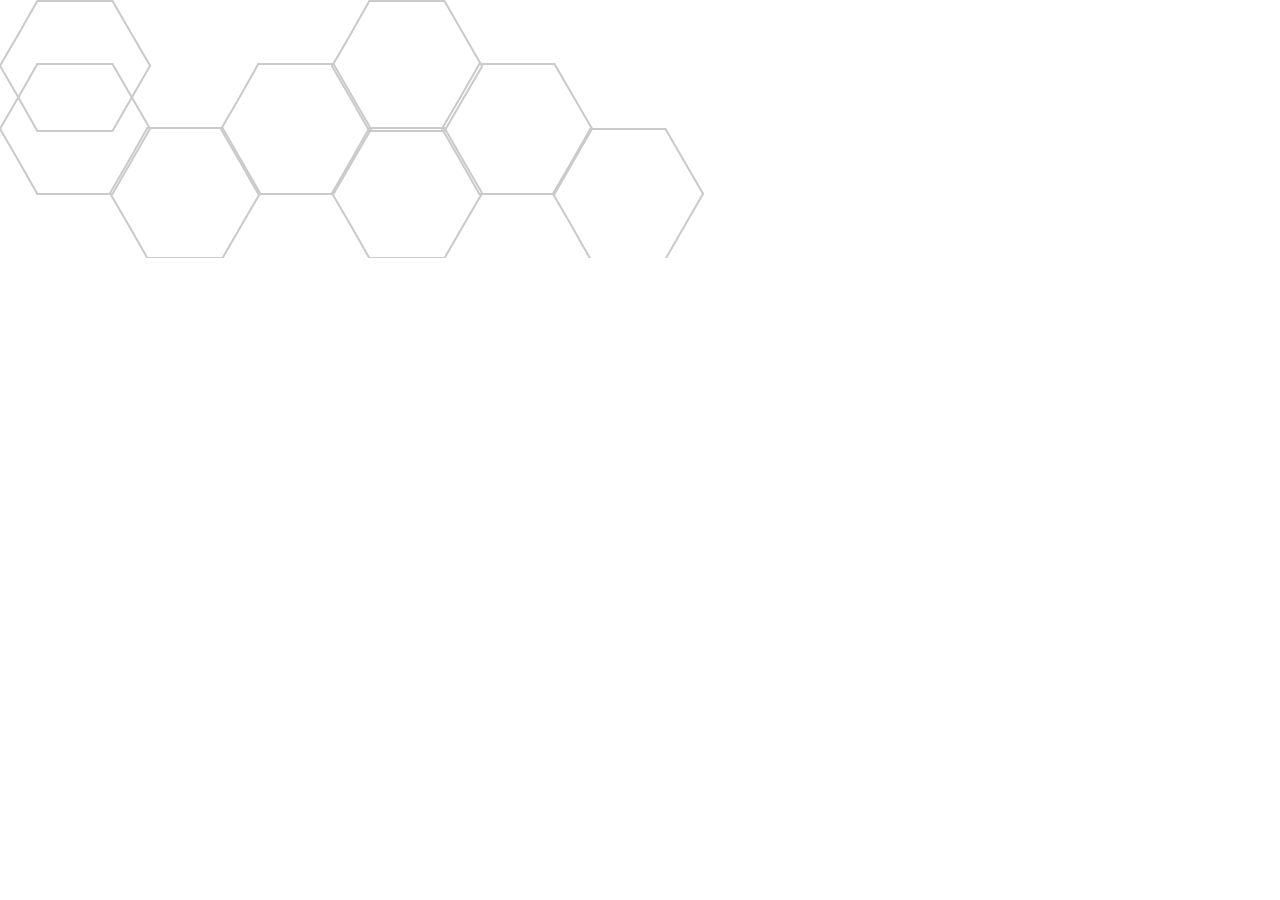
<file: nicole2/img/with1920/Artboard___2.html>
<!DOCTYPE html>
<html>
<head>
<meta charset="utf-8"/>
<meta http-equiv="X-UA-Compatible" content="IE=edge"/>
<meta name="viewport" content="width=device-width, initial-scale=1.0">
<title>Artboard – 2</title>
<style id="applicationStylesheet" type="text/css">
	.mediaViewInfo {
		--web-view-name: Artboard – 2;
		--web-view-id: Artboard__2;
		--web-scale-on-resize: true;
		--web-enable-deep-linking: true;
	}
	:root {
		--web-view-ids: Artboard__2;
	}
	* {
		margin: 0;
		padding: 0;
		box-sizing: border-box;
		border: none;
	}
	#Artboard__2 {
		position: absolute;
		width: 812px;
		height: 258px;
		background-color: rgba(255,255,255,1);
		overflow: hidden;
		--web-view-name: Artboard – 2;
		--web-view-id: Artboard__2;
		--web-scale-on-resize: true;
		--web-enable-deep-linking: true;
	}
	#Group_203 {
		position: absolute;
		width: 812.289px;
		height: 256px;
		left: -0.145px;
		top: 0.5px;
		overflow: visible;
	}
	# {
		position: absolute;
		width: 147.789px;
		height: 128px;
		left: 664.5px;
		top: 63.857px;
		overflow: visible;
	}
	#Ellipse_8 {
		opacity: 0.8;
		fill: transparent;
		stroke: rgba(255,255,255,1);
		stroke-width: 2px;
		stroke-linejoin: miter;
		stroke-linecap: butt;
		stroke-miterlimit: 4;
		shape-rendering: auto;
	}
	.Ellipse_8 {
		display: none;
		position: absolute;
		overflow: visible;
		width: 131px;
		height: 131px;
		left: 233.5px;
		top: 247.97px;
	}
	#Path_509 {
		fill: rgba(0,0,0,0);
		stroke: rgba(201,202,202,1);
		stroke-width: 2px;
		stroke-linejoin: miter;
		stroke-linecap: butt;
		stroke-miterlimit: 10;
		shape-rendering: auto;
	}
	.Path_509 {
		overflow: visible;
		position: absolute;
		width: 150.101px;
		height: 130px;
		left: 0px;
		top: 0px;
		transform: matrix(1,0,0,1,0,0);
	}
	#_o {
		position: absolute;
		width: 147.789px;
		height: 128px;
		left: 553.5px;
		top: 128px;
		overflow: visible;
	}
	#Ellipse_10 {
		opacity: 0.8;
		fill: transparent;
		stroke: rgba(255,255,255,1);
		stroke-width: 2px;
		stroke-linejoin: miter;
		stroke-linecap: butt;
		stroke-miterlimit: 4;
		shape-rendering: auto;
	}
	.Ellipse_10 {
		display: none;
		position: absolute;
		overflow: visible;
		width: 131px;
		height: 131px;
		left: 9.5px;
		top: -2.173px;
	}
	#Path_510 {
		fill: rgba(0,0,0,0);
		stroke: rgba(201,202,202,1);
		stroke-width: 2px;
		stroke-linejoin: miter;
		stroke-linecap: butt;
		stroke-miterlimit: 10;
		shape-rendering: auto;
	}
	.Path_510 {
		overflow: visible;
		position: absolute;
		width: 150.101px;
		height: 130px;
		left: 0px;
		top: 0px;
		transform: matrix(1,0,0,1,0,0);
	}
	#_r {
		position: absolute;
		width: 147.789px;
		height: 128px;
		left: 442.5px;
		top: 63.842px;
		overflow: visible;
	}
	#Path_142 {
		fill: rgba(0,0,0,0);
		stroke: rgba(201,202,202,1);
		stroke-width: 2px;
		stroke-linejoin: miter;
		stroke-linecap: butt;
		stroke-miterlimit: 10;
		shape-rendering: auto;
	}
	.Path_142 {
		overflow: visible;
		position: absolute;
		width: 150.101px;
		height: 130px;
		left: 0px;
		top: 0px;
		transform: matrix(1,0,0,1,0,0);
	}
	#_t {
		position: absolute;
		width: 147.789px;
		height: 128px;
		left: 332px;
		top: 127.842px;
		overflow: visible;
	}
	#Path_142_u {
		fill: rgba(0,0,0,0);
		stroke: rgba(201,202,202,1);
		stroke-width: 2px;
		stroke-linejoin: miter;
		stroke-linecap: butt;
		stroke-miterlimit: 10;
		shape-rendering: auto;
	}
	.Path_142_u {
		overflow: visible;
		position: absolute;
		width: 150.101px;
		height: 130px;
		left: 0px;
		top: 0px;
		transform: matrix(1,0,0,1,0,0);
	}
	#Path_508 {
		opacity: 0.8;
		fill: transparent;
		stroke: rgba(255,255,255,1);
		stroke-width: 2px;
		stroke-linejoin: miter;
		stroke-linecap: butt;
		stroke-miterlimit: 4;
		shape-rendering: auto;
	}
	.Path_508 {
		display: none;
		overflow: visible;
		position: absolute;
		width: 135px;
		height: 131px;
		left: 6.711px;
		top: -0.985px;
		transform: matrix(1,0,0,1,0,0);
	}
	#_w {
		position: absolute;
		width: 147.789px;
		height: 128px;
		left: 332px;
		top: 0px;
		overflow: visible;
	}
	#Path_509_x {
		fill: rgba(0,0,0,0);
		stroke: rgba(201,202,202,1);
		stroke-width: 2px;
		stroke-linejoin: miter;
		stroke-linecap: butt;
		stroke-miterlimit: 10;
		shape-rendering: auto;
	}
	.Path_509_x {
		overflow: visible;
		position: absolute;
		width: 150.101px;
		height: 130px;
		left: 0px;
		top: 0px;
		transform: matrix(1,0,0,1,0,0);
	}
	#_y {
		position: absolute;
		width: 147.789px;
		height: 128px;
		left: 221.5px;
		top: 63.842px;
		overflow: visible;
	}
	#Ellipse_10_z {
		opacity: 0.8;
		fill: transparent;
		stroke: rgba(255,255,255,1);
		stroke-width: 2px;
		stroke-linejoin: miter;
		stroke-linecap: butt;
		stroke-miterlimit: 4;
		shape-rendering: auto;
	}
	.Ellipse_10_z {
		display: none;
		position: absolute;
		overflow: visible;
		width: 131px;
		height: 131px;
		left: -215.5px;
		top: 126.015px;
	}
	#Path_511 {
		fill: rgba(0,0,0,0);
		stroke: rgba(201,202,202,1);
		stroke-width: 2px;
		stroke-linejoin: miter;
		stroke-linecap: butt;
		stroke-miterlimit: 10;
		shape-rendering: auto;
	}
	.Path_511 {
		overflow: visible;
		position: absolute;
		width: 150.101px;
		height: 130px;
		left: 0px;
		top: 0px;
		transform: matrix(1,0,0,1,0,0);
	}
	#_ {
		position: absolute;
		width: 147.789px;
		height: 128px;
		left: 110.5px;
		top: 127.842px;
		overflow: visible;
	}
	#Path_510_ {
		fill: rgba(0,0,0,0);
		stroke: rgba(201,202,202,1);
		stroke-width: 2px;
		stroke-linejoin: miter;
		stroke-linecap: butt;
		stroke-miterlimit: 10;
		shape-rendering: auto;
	}
	.Path_510_ {
		overflow: visible;
		position: absolute;
		width: 150.101px;
		height: 130px;
		left: 0px;
		top: 0px;
		transform: matrix(1,0,0,1,0,0);
	}
	#Sharing_circle {
		position: absolute;
		width: 53.962px;
		height: 70.642px;
		left: 46.5px;
		top: 29.658px;
		display: none;
		overflow: visible;
	}
	#Group_151 {
		position: absolute;
		width: 43.343px;
		height: 44.086px;
		left: 6px;
		top: 0px;
		overflow: visible;
	}
	#Path_526 {
		fill: rgba(255,255,255,1);
	}
	.Path_526 {
		overflow: visible;
		position: absolute;
		width: 43.343px;
		height: 44.086px;
		left: 0px;
		top: 0px;
		transform: matrix(1,0,0,1,0,0);
	}
	#Path_527 {
		fill: rgba(255,255,255,1);
	}
	.Path_527 {
		overflow: visible;
		position: absolute;
		width: 9.398px;
		height: 10.206px;
		left: 33.944px;
		top: 16.956px;
		transform: matrix(1,0,0,1,0,0);
	}
	#Path_530 {
		fill: rgba(255,255,255,1);
	}
	.Path_530 {
		overflow: visible;
		position: absolute;
		width: 53.962px;
		height: 16.5px;
		left: 0px;
		top: 54.142px;
		transform: matrix(1,0,0,1,0,0);
	}
	#_ba {
		position: absolute;
		width: 147.789px;
		height: 128px;
		left: 0px;
		top: 63.857px;
		overflow: visible;
	}
	#Ellipse_10_ {
		opacity: 0.8;
		fill: transparent;
		stroke: rgba(255,255,255,1);
		stroke-width: 2px;
		stroke-linejoin: miter;
		stroke-linecap: butt;
		stroke-miterlimit: 4;
		shape-rendering: auto;
	}
	.Ellipse_10_ {
		display: none;
		position: absolute;
		overflow: visible;
		width: 131px;
		height: 131px;
		left: 6.712px;
		top: -8.015px;
	}
	#Path_511_ba {
		fill: rgba(0,0,0,0);
		stroke: rgba(201,202,202,1);
		stroke-width: 2px;
		stroke-linejoin: miter;
		stroke-linecap: butt;
		stroke-miterlimit: 10;
		shape-rendering: auto;
	}
	.Path_511_ba {
		overflow: visible;
		position: absolute;
		width: 150.101px;
		height: 130px;
		left: 0px;
		top: 0px;
		transform: matrix(1,0,0,1,0,0);
	}
	#good_helper {
		position: absolute;
		width: 64.585px;
		height: 65.967px;
		left: 40px;
		top: 30.276px;
		display: none;
		overflow: visible;
	}
	#_bc {
		position: absolute;
		width: 64.585px;
		height: 12.17px;
		left: 0px;
		top: 53.798px;
		overflow: visible;
	}
	#Path_114 {
		fill: rgba(255,255,255,1);
	}
	.Path_114 {
		overflow: visible;
		position: absolute;
		width: 19.269px;
		height: 11.967px;
		left: 0px;
		top: 0.203px;
		transform: matrix(1,0,0,1,0,0);
	}
	#Path_115 {
		fill: rgba(255,255,255,1);
	}
	.Path_115 {
		overflow: visible;
		position: absolute;
		width: 18.822px;
		height: 12.007px;
		left: 22.846px;
		top: 0.081px;
		transform: matrix(1,0,0,1,0,0);
	}
	#Path_116 {
		fill: rgba(255,255,255,1);
	}
	.Path_116 {
		overflow: visible;
		position: absolute;
		width: 18.336px;
		height: 11.805px;
		left: 46.249px;
		top: 0px;
		transform: matrix(1,0,0,1,0,0);
	}
	#_bg {
		position: absolute;
		width: 47.942px;
		height: 44.579px;
		left: 8px;
		top: 0px;
		overflow: visible;
	}
	#Union_5 {
		fill: rgba(255,255,255,1);
		stroke: rgba(0,0,0,0);
		stroke-width: 1px;
		stroke-linejoin: miter;
		stroke-linecap: butt;
		stroke-miterlimit: 10;
		shape-rendering: auto;
	}
	.Union_5 {
		overflow: visible;
		position: absolute;
		width: 48.944px;
		height: 45.59px;
		left: 0px;
		top: 0px;
		transform: matrix(1,0,0,1,0,0);
	}
</style>
<script id="applicationScript">
///////////////////////////////////////
// INITIALIZATION
///////////////////////////////////////

/**
 * Functionality for scaling, showing by media query, and navigation between multiple pages on a single page. 
 * Code subject to change.
 **/

if (window.console==null) { window["console"] = { log : function() {} } }; // some browsers do not set console

var Application = function() {
	// event constants
	this.prefix = "--web-";
	this.NAVIGATION_CHANGE = "viewChange";
	this.VIEW_NOT_FOUND = "viewNotFound";
	this.VIEW_CHANGE = "viewChange";
	this.VIEW_CHANGING = "viewChanging";
	this.STATE_NOT_FOUND = "stateNotFound";
	this.APPLICATION_COMPLETE = "applicationComplete";
	this.APPLICATION_RESIZE = "applicationResize";
	this.SIZE_STATE_NAME = "data-is-view-scaled";
	this.STATE_NAME = this.prefix + "state";

	this.lastTrigger = null;
	this.lastView = null;
	this.lastState = null;
	this.lastOverlay = null;
	this.currentView = null;
	this.currentState = null;
	this.currentOverlay = null;
	this.currentQuery = {index: 0, rule: null, mediaText: null, id: null};
	this.inclusionQuery = "(min-width: 0px)";
	this.exclusionQuery = "none and (min-width: 99999px)";
	this.LastModifiedDateLabelName = "LastModifiedDateLabel";
	this.viewScaleSliderId = "ViewScaleSliderInput";
	this.pageRefreshedName = "showPageRefreshedNotification";
	this.applicationStylesheet = null;
	this.mediaQueryDictionary = {};
	this.viewsDictionary = {};
	this.addedViews = [];
	this.views = {};
	this.viewIds = [];
	this.viewQueries = {};
	this.overlays = {};
	this.overlayIds = [];
	this.numberOfViews = 0;
	this.verticalPadding = 0;
	this.horizontalPadding = 0;
	this.stateName = null;
	this.viewScale = 1;
	this.viewLeft = 0;
	this.viewTop = 0;
	this.horizontalScrollbarsNeeded = false;
	this.verticalScrollbarsNeeded = false;

	// view settings
	this.showUpdateNotification = false;
	this.showNavigationControls = false;
	this.scaleViewsToFit = false;
	this.scaleToFitOnDoubleClick = false;
	this.actualSizeOnDoubleClick = false;
	this.scaleViewsOnResize = false;
	this.navigationOnKeypress = false;
	this.showViewName = false;
	this.enableDeepLinking = true;
	this.refreshPageForChanges = false;
	this.showRefreshNotifications = true;

	// view controls
	this.scaleViewSlider = null;
	this.lastModifiedLabel = null;
	this.supportsPopState = false; // window.history.pushState!=null;
	this.initialized = false;

	// refresh properties
	this.refreshDuration = 250;
	this.lastModifiedDate = null;
	this.refreshRequest = null;
	this.refreshInterval = null;
	this.refreshContent = null;
	this.refreshContentSize = null;
	this.refreshCheckContent = false;
	this.refreshCheckContentSize = false;

	var self = this;

	self.initialize = function(event) {
		var view = self.getVisibleView();
		var views = self.getVisibleViews();
		if (view==null) view = self.getInitialView();
		self.collectViews();
		self.collectOverlays();
		self.collectMediaQueries();

		for (let index = 0; index < views.length; index++) {
			var view = views[index];
			self.setViewOptions(view);
			self.setViewVariables(view);
			self.centerView(view);
		}

		// sometimes the body size is 0 so we call this now and again later
		if (self.initialized) {
			window.addEventListener(self.NAVIGATION_CHANGE, self.viewChangeHandler);
			window.addEventListener("keyup", self.keypressHandler);
			window.addEventListener("keypress", self.keypressHandler);
			window.addEventListener("resize", self.resizeHandler);
			window.document.addEventListener("dblclick", self.doubleClickHandler);

			if (self.supportsPopState) {
				window.addEventListener('popstate', self.popStateHandler);
			}
			else {
				window.addEventListener('hashchange', self.hashChangeHandler);
			}

			// we are ready to go
			window.dispatchEvent(new Event(self.APPLICATION_COMPLETE));
		}

		if (self.initialized==false) {
			if (self.enableDeepLinking) {
				self.syncronizeViewToURL();
			} 
	
			if (self.refreshPageForChanges) {
				self.setupRefreshForChanges();
			}
	
			self.initialized = true;
		}
		
		if (self.scaleViewsToFit) {
			self.viewScale = self.scaleViewToFit(view);
			
			if (self.viewScale<0) {
				setTimeout(self.scaleViewToFit, 500, view);
			}
		}
		else if (view) {
			self.viewScale = self.getViewScaleValue(view);
			self.centerView(view);
			self.updateSliderValue(self.viewScale);
		}
		else {
			// no view found
		}
	
		if (self.showUpdateNotification) {
			self.showNotification();
		}

		//"addEventListener" in window ? null : window.addEventListener = window.attachEvent;
		//"addEventListener" in document ? null : document.addEventListener = document.attachEvent;
	}


	///////////////////////////////////////
	// AUTO REFRESH 
	///////////////////////////////////////

	self.setupRefreshForChanges = function() {
		self.refreshRequest = new XMLHttpRequest();

		if (!self.refreshRequest) {
			return false;
		}

		// get document start values immediately
		self.requestRefreshUpdate();
	}

	/**
	 * Attempt to check the last modified date by the headers 
	 * or the last modified property from the byte array (experimental)
	 **/
	self.requestRefreshUpdate = function() {
		var url = document.location.href;
		var protocol = window.location.protocol;
		var method;
		
		try {

			if (self.refreshCheckContentSize) {
				self.refreshRequest.open('HEAD', url, true);
			}
			else if (self.refreshCheckContent) {
				self.refreshContent = document.documentElement.outerHTML;
				self.refreshRequest.open('GET', url, true);
				self.refreshRequest.responseType = "text";
			}
			else {

				// get page last modified date for the first call to compare to later
				if (self.lastModifiedDate==null) {

					// File system does not send headers in FF so get blob if possible
					if (protocol=="file:") {
						self.refreshRequest.open("GET", url, true);
						self.refreshRequest.responseType = "blob";
					}
					else {
						self.refreshRequest.open("HEAD", url, true);
						self.refreshRequest.responseType = "blob";
					}

					self.refreshRequest.onload = self.refreshOnLoadOnceHandler;

					// In some browsers (Chrome & Safari) this error occurs at send: 
					// 
					// Chrome - Access to XMLHttpRequest at 'file:///index.html' from origin 'null' 
					// has been blocked by CORS policy: 
					// Cross origin requests are only supported for protocol schemes: 
					// http, data, chrome, chrome-extension, https.
					// 
					// Safari - XMLHttpRequest cannot load file:///Users/user/Public/index.html. Cross origin requests are only supported for HTTP.
					// 
					// Solution is to run a local server, set local permissions or test in another browser
					self.refreshRequest.send(null);

					// In MS browsers the following behavior occurs possibly due to an AJAX call to check last modified date: 
					// 
					// DOM7011: The code on this page disabled back and forward caching.

					// In Brave (Chrome) error when on the server
					// index.js:221 HEAD https://www.example.com/ net::ERR_INSUFFICIENT_RESOURCES
					// self.refreshRequest.send(null);

				}
				else {
					self.refreshRequest = new XMLHttpRequest();
					self.refreshRequest.onreadystatechange = self.refreshHandler;
					self.refreshRequest.ontimeout = function() {
						self.log("Couldn't find page to check for updates");
					}
					
					var method;
					if (protocol=="file:") {
						method = "GET";
					}
					else {
						method = "HEAD";
					}

					//refreshRequest.open('HEAD', url, true);
					self.refreshRequest.open(method, url, true);
					self.refreshRequest.responseType = "blob";
					self.refreshRequest.send(null);
				}
			}
		}
		catch (error) {
			self.log("Refresh failed for the following reason:")
			self.log(error);
		}
	}

	self.refreshHandler = function() {
		var contentSize;

		try {

			if (self.refreshRequest.readyState === XMLHttpRequest.DONE) {
				
				if (self.refreshRequest.status === 2 || 
					self.refreshRequest.status === 200) {
					var pageChanged = false;

					self.updateLastModifiedLabel();

					if (self.refreshCheckContentSize) {
						var lastModifiedHeader = self.refreshRequest.getResponseHeader("Last-Modified");
						contentSize = self.refreshRequest.getResponseHeader("Content-Length");
						//lastModifiedDate = refreshRequest.getResponseHeader("Last-Modified");
						var headers = self.refreshRequest.getAllResponseHeaders();
						var hasContentHeader = headers.indexOf("Content-Length")!=-1;
						
						if (hasContentHeader) {
							contentSize = self.refreshRequest.getResponseHeader("Content-Length");

							// size has not been set yet
							if (self.refreshContentSize==null) {
								self.refreshContentSize = contentSize;
								// exit and let interval call this method again
								return;
							}

							if (contentSize!=self.refreshContentSize) {
								pageChanged = true;
							}
						}
					}
					else if (self.refreshCheckContent) {

						if (self.refreshRequest.responseText!=self.refreshContent) {
							pageChanged = true;
						}
					}
					else {
						lastModifiedHeader = self.getLastModified(self.refreshRequest);

						if (self.lastModifiedDate!=lastModifiedHeader) {
							self.log("lastModifiedDate:" + self.lastModifiedDate + ",lastModifiedHeader:" +lastModifiedHeader);
							pageChanged = true;
						}

					}

					
					if (pageChanged) {
						clearInterval(self.refreshInterval);
						self.refreshUpdatedPage();
						return;
					}

				}
				else {
					self.log('There was a problem with the request.');
				}

			}
		}
		catch( error ) {
			//console.log('Caught Exception: ' + error);
		}
	}

	self.refreshOnLoadOnceHandler = function(event) {

		// get the last modified date
		if (self.refreshRequest.response) {
			self.lastModifiedDate = self.getLastModified(self.refreshRequest);

			if (self.lastModifiedDate!=null) {

				if (self.refreshInterval==null) {
					self.refreshInterval = setInterval(self.requestRefreshUpdate, self.refreshDuration);
				}
			}
			else {
				self.log("Could not get last modified date from the server");
			}
		}
	}

	self.refreshUpdatedPage = function() {
		if (self.showRefreshNotifications) {
			var date = new Date().setTime((new Date().getTime()+10000));
			document.cookie = encodeURIComponent(self.pageRefreshedName) + "=true" + "; max-age=6000;" + " path=/";
		}

		document.location.reload(true);
	}

	self.showNotification = function(duration) {
		var notificationID = self.pageRefreshedName+"ID";
		var notification = document.getElementById(notificationID);
		if (duration==null) duration = 4000;

		if (notification!=null) {return;}

		notification = document.createElement("div");
		notification.id = notificationID;
		notification.textContent = "PAGE UPDATED";
		var styleRule = ""
		styleRule = "position: fixed; padding: 7px 16px 6px 16px; font-family: Arial, sans-serif; font-size: 10px; font-weight: bold; left: 50%;";
		styleRule += "top: 20px; background-color: rgba(0,0,0,.5); border-radius: 12px; color:rgb(235, 235, 235); transition: all 2s linear;";
		styleRule += "transform: translateX(-50%); letter-spacing: .5px; filter: drop-shadow(2px 2px 6px rgba(0, 0, 0, .1))";
		notification.setAttribute("style", styleRule);

		notification.className= "PageRefreshedClass";
		
		document.body.appendChild(notification);

		setTimeout(function() {
			notification.style.opacity = "0";
			notification.style.filter = "drop-shadow( 0px 0px 0px rgba(0,0,0, .5))";
			setTimeout(function() {
				notification.parentNode.removeChild(notification);
			}, duration)
		}, duration);

		document.cookie = encodeURIComponent(self.pageRefreshedName) + "=; max-age=1; path=/";
	}

	/**
	 * Get the last modified date from the header 
	 * or file object after request has been received
	 **/
	self.getLastModified = function(request) {
		var date;

		// file protocol - FILE object with last modified property
		if (request.response && request.response.lastModified) {
			date = request.response.lastModified;
		}
		
		// http protocol - check headers
		if (date==null) {
			date = request.getResponseHeader("Last-Modified");
		}

		return date;
	}

	self.updateLastModifiedLabel = function() {
		var labelValue = "";
		
		if (self.lastModifiedLabel==null) {
			self.lastModifiedLabel = document.getElementById("LastModifiedLabel");
		}

		if (self.lastModifiedLabel) {
			var seconds = parseInt(((new Date().getTime() - Date.parse(document.lastModified)) / 1000 / 60) * 100 + "");
			var minutes = 0;
			var hours = 0;

			if (seconds < 60) {
				seconds = Math.floor(seconds/10)*10;
				labelValue = seconds + " seconds";
			}
			else {
				minutes = parseInt((seconds/60) + "");

				if (minutes>60) {
					hours = parseInt((seconds/60/60) +"");
					labelValue += hours==1 ? " hour" : " hours";
				}
				else {
					labelValue = minutes+"";
					labelValue += minutes==1 ? " minute" : " minutes";
				}
			}
			
			if (seconds<10) {
				labelValue = "Updated now";
			}
			else {
				labelValue = "Updated " + labelValue + " ago";
			}

			if (self.lastModifiedLabel.firstElementChild) {
				self.lastModifiedLabel.firstElementChild.textContent = labelValue;

			}
			else if ("textContent" in self.lastModifiedLabel) {
				self.lastModifiedLabel.textContent = labelValue;
			}
		}
	}

	self.getShortString = function(string, length) {
		if (length==null) length = 30;
		string = string!=null ? string.substr(0, length).replace(/\n/g, "") : "[String is null]";
		return string;
	}

	self.getShortNumber = function(value, places) {
		if (places==null || places<1) places = 4;
		value = Math.round(value * Math.pow(10,places)) / Math.pow(10, places);
		return value;
	}

	///////////////////////////////////////
	// NAVIGATION CONTROLS
	///////////////////////////////////////

	self.updateViewLabel = function() {
		var viewNavigationLabel = document.getElementById("ViewNavigationLabel");
		var view = self.getVisibleView();
		var viewIndex = view ? self.getViewIndex(view) : -1;
		var viewName = view ? self.getViewPreferenceValue(view, self.prefix + "view-name") : null;
		var viewId = view ? view.id : null;

		if (viewNavigationLabel && view) {
			if (viewName && viewName.indexOf('"')!=-1) {
				viewName = viewName.replace(/"/g, "");
			}

			if (self.showViewName) {
				viewNavigationLabel.textContent = viewName;
				self.setTooltip(viewNavigationLabel, viewIndex + 1 + " of " + self.numberOfViews);
			}
			else {
				viewNavigationLabel.textContent = viewIndex + 1 + " of " + self.numberOfViews;
				self.setTooltip(viewNavigationLabel, viewName);
			}

		}
	}

	self.updateURL = function(view) {
		view = view == null ? self.getVisibleView() : view;
		var viewId = view ? view.id : null
		var viewFragment = view ? "#"+ viewId : null;

		if (viewId && self.viewIds.length>1 && self.enableDeepLinking) {

			if (self.supportsPopState==false) {
				self.setFragment(viewId);
			}
			else {
				if (viewFragment!=window.location.hash) {

					if (window.location.hash==null) {
						window.history.replaceState({name:viewId}, null, viewFragment);
					}
					else {
						window.history.pushState({name:viewId}, null, viewFragment);
					}
				}
			}
		}
	}

	self.updateURLState = function(view, stateName) {
		stateName = view && (stateName=="" || stateName==null) ? self.getStateNameByViewId(view.id) : stateName;

		if (self.supportsPopState==false) {
			self.setFragment(stateName);
		}
		else {
			if (stateName!=window.location.hash) {

				if (window.location.hash==null) {
					window.history.replaceState({name:view.viewId}, null, stateName);
				}
				else {
					window.history.pushState({name:view.viewId}, null, stateName);
				}
			}
		}
	}

	self.setFragment = function(value) {
		window.location.hash = "#" + value;
	}

	self.setTooltip = function(element, value) {
		// setting the tooltip in edge causes a page crash on hover
		if (/Edge/.test(navigator.userAgent)) { return; }

		if ("title" in element) {
			element.title = value;
		}
	}

	self.getStylesheetRules = function(styleSheet) {
		try {
			if (styleSheet) return styleSheet.cssRules || styleSheet.rules;
	
			return document.styleSheets[0]["cssRules"] || document.styleSheets[0]["rules"];
		}
		catch (error) {
			// ERRORS:
			// SecurityError: The operation is insecure.
			// Errors happen when script loads before stylesheet or loading an external css locally

			// InvalidAccessError: A parameter or an operation is not supported by the underlying object
			// Place script after stylesheet

			console.log(error);
			if (error.toString().indexOf("The operation is insecure")!=-1) {
				console.log("Load the stylesheet before the script or load the stylesheet inline until it can be loaded on a server")
			}
			return [];
		}
	}

	/**
	 * If single page application hide all of the views. 
	 * @param {Number} selectedIndex if provided shows the view at index provided
	 **/
	self.hideViews = function(selectedIndex, animation) {
		var rules = self.getStylesheetRules();
		var queryIndex = 0;
		var numberOfRules = rules!=null ? rules.length : 0;

		// loop through rules and hide media queries except selected
		for (var i=0;i<numberOfRules;i++) {
			var rule = rules[i];

			if (rule.media!=null) {

				if (queryIndex==selectedIndex) {
					self.currentQuery.mediaText = rule.conditionText;
					self.currentQuery.index = selectedIndex;
					self.currentQuery.rule = rule;
					self.enableMediaQuery(rule);
				}
				else {
					if (animation) {
						self.fadeOut(rule)
					}
					else {
						self.disableMediaQuery(rule);
					}
				}
				
				queryIndex++;
			}
		}

		self.numberOfViews = queryIndex;
		self.updateViewLabel();
		self.updateURL();

		self.dispatchViewChange();

		var view = self.getVisibleView();
		var viewIndex = view ? self.getViewIndex(view) : -1;

		return viewIndex==selectedIndex ? view : null;
	}

	/**
	 * Hide view
	 * @param {Object} view element to hide
	 **/
	self.hideView = function(view) {
		var rule = view ? self.mediaQueryDictionary[view.id] : null;

		if (rule) {
			self.disableMediaQuery(rule);
		}
	}

	/**
	 * Hide overlay
	 * @param {Object} overlay element to hide
	 **/
	self.hideOverlay = function(overlay) {
		var rule = overlay ? self.mediaQueryDictionary[overlay.id] : null;

		if (rule) {
			self.disableMediaQuery(rule);

			//if (self.showByMediaQuery) {
				overlay.style.display = "none";
			//}
		}
	}

	/**
	 * Show the view by media query. Does not hide current views
	 * Sets view options by default
	 * @param {Object} view element to show
	 * @param {Boolean} setViewOptions sets view options if null or true
	 */
	self.showViewByMediaQuery = function(view, setViewOptions) {
		var id = view ? view.id : null;
		var query = id ? self.mediaQueryDictionary[id] : null;
		var isOverlay = view ? self.isOverlay(view) : false;
		setViewOptions = setViewOptions==null ? true : setViewOptions;

		if (query) {
			self.enableMediaQuery(query);

			if (isOverlay && view && setViewOptions) {
				self.setViewVariables(null, view);
			}
			else {
				if (view && setViewOptions) self.setViewOptions(view);
				if (view && setViewOptions) self.setViewVariables(view);
			}
		}
	}

	/**
	 * Show the view. Does not hide current views
	 */
	self.showView = function(view, setViewOptions) {
		var id = view ? view.id : null;
		var query = id ? self.mediaQueryDictionary[id] : null;
		var display = null;
		setViewOptions = setViewOptions==null ? true : setViewOptions;

		if (query) {
			self.enableMediaQuery(query);
			if (view==null) view =self.getVisibleView();
			if (view && setViewOptions) self.setViewOptions(view);
		}
		else if (id) {
			display = window.getComputedStyle(view).getPropertyValue("display");
			if (display=="" || display=="none") {
				view.style.display = "block";
			}
		}

		if (view) {
			if (self.currentView!=null) {
				self.lastView = self.currentView;
			}

			self.currentView = view;
		}
	}

	self.showViewById = function(id, setViewOptions) {
		var view = id ? self.getViewById(id) : null;

		if (view) {
			self.showView(view);
			return;
		}

		self.log("View not found '" + id + "'");
	}

	self.getElementView = function(element) {
		var view = element;
		var viewFound = false;

		while (viewFound==false || view==null) {
			if (view && self.viewsDictionary[view.id]) {
				return view;
			}
			view = view.parentNode;
		}
	}

	/**
	 * Show overlay over view
	 * @param {Event | HTMLElement} event event or html element with styles applied
	 * @param {String} id id of view or view reference
	 * @param {Number} x x location
	 * @param {Number} y y location
	 */
	self.showOverlay = function(event, id, x, y) {
		var overlay = id && typeof id === 'string' ? self.getViewById(id) : id ? id : null;
		var query = overlay ? self.mediaQueryDictionary[overlay.id] : null;
		var centerHorizontally = false;
		var centerVertically = false;
		var anchorLeft = false;
		var anchorTop = false;
		var anchorRight = false;
		var anchorBottom = false;
		var display = null;
		var reparent = true;
		var view = null;
		
		if (overlay==null || overlay==false) {
			self.log("Overlay not found, '"+ id + "'");
			return;
		}

		// get enter animation - event target must have css variables declared
		if (event) {
			var button = event.currentTarget || event; // can be event or htmlelement
			var buttonComputedStyles = getComputedStyle(button);
			var actionTargetValue = buttonComputedStyles.getPropertyValue(self.prefix+"action-target").trim();
			var animation = buttonComputedStyles.getPropertyValue(self.prefix+"animation").trim();
			var isAnimated = animation!="";
			var targetType = buttonComputedStyles.getPropertyValue(self.prefix+"action-type").trim();
			var actionTarget = self.application ? null : self.getElement(actionTargetValue);
			var actionTargetStyles = actionTarget ? actionTarget.style : null;

			if (actionTargetStyles) {
				actionTargetStyles.setProperty("animation", animation);
			}

			if ("stopImmediatePropagation" in event) {
				event.stopImmediatePropagation();
			}
		}
		
		if (self.application==false || targetType=="page") {
			document.location.href = "./" + actionTargetValue;
			return;
		}

		// remove any current overlays
		if (self.currentOverlay) {

			// act as switch if same button
			if (self.currentOverlay==actionTarget || self.currentOverlay==null) {
				if (self.lastTrigger==button) {
					self.removeOverlay(isAnimated);
					return;
				}
			}
			else {
				self.removeOverlay(isAnimated);
			}
		}

		if (reparent) {
			view = self.getElementView(button);
			if (view) {
				view.appendChild(overlay);
			}
		}

		if (query) {
			//self.setElementAnimation(overlay, null);
			//overlay.style.animation = animation;
			self.enableMediaQuery(query);
			
			var display = overlay && overlay.style.display;
			
			if (overlay && display=="" || display=="none") {
				overlay.style.display = "block";
				//self.setViewOptions(overlay);
			}

			// add animation defined in event target style declaration
			if (animation && self.supportAnimations) {
				self.fadeIn(overlay, false, animation);
			}
		}
		else if (id) {

			display = window.getComputedStyle(overlay).getPropertyValue("display");

			if (display=="" || display=="none") {
				overlay.style.display = "block";
			}

			// add animation defined in event target style declaration
			if (animation && self.supportAnimations) {
				self.fadeIn(overlay, false, animation);
			}
		}

		// do not set x or y position if centering
		var horizontal = self.prefix + "center-horizontally";
		var vertical = self.prefix + "center-vertically";
		var style = overlay.style;
		var transform = [];

		centerHorizontally = self.getIsStyleDefined(id, horizontal) ? self.getViewPreferenceBoolean(overlay, horizontal) : false;
		centerVertically = self.getIsStyleDefined(id, vertical) ? self.getViewPreferenceBoolean(overlay, vertical) : false;
		anchorLeft = self.getIsStyleDefined(id, "left");
		anchorRight = self.getIsStyleDefined(id, "right");
		anchorTop = self.getIsStyleDefined(id, "top");
		anchorBottom = self.getIsStyleDefined(id, "bottom");

		
		if (self.viewsDictionary[overlay.id] && self.viewsDictionary[overlay.id].styleDeclaration) {
			style = self.viewsDictionary[overlay.id].styleDeclaration.style;
		}
		
		if (centerHorizontally) {
			style.left = "50%";
			style.transformOrigin = "0 0";
			transform.push("translateX(-50%)");
		}
		else if (anchorRight && anchorLeft) {
			style.left = x + "px";
		}
		else if (anchorRight) {
			//style.right = x + "px";
		}
		else {
			style.left = x + "px";
		}
		
		if (centerVertically) {
			style.top = "50%";
			transform.push("translateY(-50%)");
			style.transformOrigin = "0 0";
		}
		else if (anchorTop && anchorBottom) {
			style.top = y + "px";
		}
		else if (anchorBottom) {
			//style.bottom = y + "px";
		}
		else {
			style.top = y + "px";
		}

		if (transform.length) {
			style.transform = transform.join(" ");
		}

		self.currentOverlay = overlay;
		self.lastTrigger = button;
	}

	self.goBack = function() {
		if (self.currentOverlay) {
			self.removeOverlay();
		}
		else if (self.lastView) {
			self.goToView(self.lastView.id);
		}
	}

	self.removeOverlay = function(animate) {
		var overlay = self.currentOverlay;
		animate = animate===false ? false : true;

		if (overlay) {
			var style = overlay.style;
			
			if (style.animation && self.supportAnimations && animate) {
				self.reverseAnimation(overlay, true);

				var duration = self.getAnimationDuration(style.animation, true);
		
				setTimeout(function() {
					self.setElementAnimation(overlay, null);
					self.hideOverlay(overlay);
					self.currentOverlay = null;
				}, duration);
			}
			else {
				self.setElementAnimation(overlay, null);
				self.hideOverlay(overlay);
				self.currentOverlay = null;
			}
		}
	}

	/**
	 * Reverse the animation and hide after
	 * @param {Object} target element with animation
	 * @param {Boolean} hide hide after animation ends
	 */
	self.reverseAnimation = function(target, hide) {
		var lastAnimation = null;
		var style = target.style;

		style.animationPlayState = "paused";
		lastAnimation = style.animation;
		style.animation = null;
		style.animationPlayState = "paused";

		if (hide) {
			//target.addEventListener("animationend", self.animationEndHideHandler);
	
			var duration = self.getAnimationDuration(lastAnimation, true);
			var isOverlay = self.isOverlay(target);
	
			setTimeout(function() {
				self.setElementAnimation(target, null);

				if (isOverlay) {
					self.hideOverlay(target);
				}
				else {
					self.hideView(target);
				}
			}, duration);
		}

		setTimeout(function() {
			style.animation = lastAnimation;
			style.animationPlayState = "paused";
			style.animationDirection = "reverse";
			style.animationPlayState = "running";
		}, 30);
	}

	self.animationEndHandler = function(event) {
		var target = event.currentTarget;
		self.dispatchEvent(new Event(event.type));
	}

	self.isOverlay = function(view) {
		var result = view ? self.getViewPreferenceBoolean(view, self.prefix + "is-overlay") : false;

		return result;
	}

	self.animationEndHideHandler = function(event) {
		var target = event.currentTarget;
		self.setViewVariables(null, target);
		self.hideView(target);
		target.removeEventListener("animationend", self.animationEndHideHandler);
	}

	self.animationEndShowHandler = function(event) {
		var target = event.currentTarget;
		target.removeEventListener("animationend", self.animationEndShowHandler);
	}

	self.setViewOptions = function(view) {

		if (view) {
			self.minimumScale = self.getViewPreferenceValue(view, self.prefix + "minimum-scale");
			self.maximumScale = self.getViewPreferenceValue(view, self.prefix + "maximum-scale");
			self.scaleViewsToFit = self.getViewPreferenceBoolean(view, self.prefix + "scale-to-fit");
			self.scaleToFitType = self.getViewPreferenceValue(view, self.prefix + "scale-to-fit-type");
			self.scaleToFitOnDoubleClick = self.getViewPreferenceBoolean(view, self.prefix + "scale-on-double-click");
			self.actualSizeOnDoubleClick = self.getViewPreferenceBoolean(view, self.prefix + "actual-size-on-double-click");
			self.scaleViewsOnResize = self.getViewPreferenceBoolean(view, self.prefix + "scale-on-resize");
			self.enableScaleUp = self.getViewPreferenceBoolean(view, self.prefix + "enable-scale-up");
			self.centerHorizontally = self.getViewPreferenceBoolean(view, self.prefix + "center-horizontally");
			self.centerVertically = self.getViewPreferenceBoolean(view, self.prefix + "center-vertically");
			self.navigationOnKeypress = self.getViewPreferenceBoolean(view, self.prefix + "navigate-on-keypress");
			self.showViewName = self.getViewPreferenceBoolean(view, self.prefix + "show-view-name");
			self.refreshPageForChanges = self.getViewPreferenceBoolean(view, self.prefix + "refresh-for-changes");
			self.refreshPageForChangesInterval = self.getViewPreferenceValue(view, self.prefix + "refresh-interval");
			self.showNavigationControls = self.getViewPreferenceBoolean(view, self.prefix + "show-navigation-controls");
			self.scaleViewSlider = self.getViewPreferenceBoolean(view, self.prefix + "show-scale-controls");
			self.enableDeepLinking = self.getViewPreferenceBoolean(view, self.prefix + "enable-deep-linking");
			self.singlePageApplication = self.getViewPreferenceBoolean(view, self.prefix + "application");
			self.showByMediaQuery = self.getViewPreferenceBoolean(view, self.prefix + "show-by-media-query");
			self.showUpdateNotification = document.cookie!="" ? document.cookie.indexOf(self.pageRefreshedName)!=-1 : false;
			self.imageComparisonDuration = self.getViewPreferenceValue(view, self.prefix + "image-comparison-duration");
			self.supportAnimations = self.getViewPreferenceBoolean(view, self.prefix + "enable-animations", true);

			if (self.scaleViewsToFit) {
				var newScaleValue = self.scaleViewToFit(view);
				
				if (newScaleValue<0) {
					setTimeout(self.scaleViewToFit, 500, view);
				}
			}
			else {
				self.viewScale = self.getViewScaleValue(view);
				self.viewToFitWidthScale = self.getViewFitToViewportWidthScale(view, self.enableScaleUp)
				self.viewToFitHeightScale = self.getViewFitToViewportScale(view, self.enableScaleUp);
				self.updateSliderValue(self.viewScale);
			}

			if (self.imageComparisonDuration!=null) {
				// todo
			}

			if (self.refreshPageForChangesInterval!=null) {
				self.refreshDuration = Number(self.refreshPageForChangesInterval);
			}
		}
	}

	self.previousView = function(event) {
		var rules = self.getStylesheetRules();
		var view = self.getVisibleView()
		var index = view ? self.getViewIndex(view) : -1;
		var prevQueryIndex = index!=-1 ? index-1 : self.currentQuery.index-1;
		var queryIndex = 0;
		var numberOfRules = rules!=null ? rules.length : 0;

		if (event) {
			event.stopImmediatePropagation();
		}

		if (prevQueryIndex<0) {
			return;
		}

		// loop through rules and hide media queries except selected
		for (var i=0;i<numberOfRules;i++) {
			var rule = rules[i];
			
			if (rule.media!=null) {

				if (queryIndex==prevQueryIndex) {
					self.currentQuery.mediaText = rule.conditionText;
					self.currentQuery.index = prevQueryIndex;
					self.currentQuery.rule = rule;
					self.enableMediaQuery(rule);
					self.updateViewLabel();
					self.updateURL();
					self.dispatchViewChange();
				}
				else {
					self.disableMediaQuery(rule);
				}

				queryIndex++;
			}
		}
	}

	self.nextView = function(event) {
		var rules = self.getStylesheetRules();
		var view = self.getVisibleView();
		var index = view ? self.getViewIndex(view) : -1;
		var nextQueryIndex = index!=-1 ? index+1 : self.currentQuery.index+1;
		var queryIndex = 0;
		var numberOfRules = rules!=null ? rules.length : 0;
		var numberOfMediaQueries = self.getNumberOfMediaRules();

		if (event) {
			event.stopImmediatePropagation();
		}

		if (nextQueryIndex>=numberOfMediaQueries) {
			return;
		}

		// loop through rules and hide media queries except selected
		for (var i=0;i<numberOfRules;i++) {
			var rule = rules[i];
			
			if (rule.media!=null) {

				if (queryIndex==nextQueryIndex) {
					self.currentQuery.mediaText = rule.conditionText;
					self.currentQuery.index = nextQueryIndex;
					self.currentQuery.rule = rule;
					self.enableMediaQuery(rule);
					self.updateViewLabel();
					self.updateURL();
					self.dispatchViewChange();
				}
				else {
					self.disableMediaQuery(rule);
				}

				queryIndex++;
			}
		}
	}

	/**
	 * Enables a view via media query
	 */
	self.enableMediaQuery = function(rule) {

		try {
			rule.media.mediaText = self.inclusionQuery;
		}
		catch(error) {
			//self.log(error);
			rule.conditionText = self.inclusionQuery;
		}
	}

	self.disableMediaQuery = function(rule) {

		try {
			rule.media.mediaText = self.exclusionQuery;
		}
		catch(error) {
			rule.conditionText = self.exclusionQuery;
		}
	}

	self.dispatchViewChange = function() {
		try {
			var event = new Event(self.NAVIGATION_CHANGE);
			window.dispatchEvent(event);
		}
		catch (error) {
			// In IE 11: Object doesn't support this action
		}
	}

	self.getNumberOfMediaRules = function() {
		var rules = self.getStylesheetRules();
		var numberOfRules = rules ? rules.length : 0;
		var numberOfQueries = 0;

		for (var i=0;i<numberOfRules;i++) {
			if (rules[i].media!=null) { numberOfQueries++; }
		}
		
		return numberOfQueries;
	}

	/////////////////////////////////////////
	// VIEW SCALE 
	/////////////////////////////////////////

	self.sliderChangeHandler = function(event) {
		var value = self.getShortNumber(event.currentTarget.value/100);
		var view = self.getVisibleView();
		self.setViewScaleValue(view, false, value, true);
	}

	self.updateSliderValue = function(scale) {
		var slider = document.getElementById(self.viewScaleSliderId);
		var tooltip = parseInt(scale * 100 + "") + "%";
		var inputType;
		var inputValue;
		
		if (slider) {
			inputValue = self.getShortNumber(scale * 100);
			if (inputValue!=slider["value"]) {
				slider["value"] = inputValue;
			}
			inputType = slider.getAttributeNS(null, "type");

			if (inputType!="range") {
				// input range is not supported
				slider.style.display = "none";
			}

			self.setTooltip(slider, tooltip);
		}
	}

	self.viewChangeHandler = function(event) {
		var view = self.getVisibleView();
		var matrix = view ? getComputedStyle(view).transform : null;
		
		if (matrix) {
			self.viewScale = self.getViewScaleValue(view);
			
			var scaleNeededToFit = self.getViewFitToViewportScale(view);
			var isViewLargerThanViewport = scaleNeededToFit<1;
			
			// scale large view to fit if scale to fit is enabled
			if (self.scaleViewsToFit) {
				self.scaleViewToFit(view);
			}
			else {
				self.updateSliderValue(self.viewScale);
			}
		}
	}

	self.getViewScaleValue = function(view) {
		var matrix = getComputedStyle(view).transform;

		if (matrix) {
			var matrixArray = matrix.replace("matrix(", "").split(",");
			var scaleX = parseFloat(matrixArray[0]);
			var scaleY = parseFloat(matrixArray[3]);
			var scale = Math.min(scaleX, scaleY);
		}

		return scale;
	}

	/**
	 * Scales view to scale. 
	 * @param {Object} view view to scale. views are in views array
	 * @param {Boolean} scaleToFit set to true to scale to fit. set false to use desired scale value
	 * @param {Number} desiredScale scale to define. not used if scale to fit is false
	 * @param {Boolean} isSliderChange indicates if slider is callee
	 */
	self.setViewScaleValue = function(view, scaleToFit, desiredScale, isSliderChange) {
		var enableScaleUp = self.enableScaleUp;
		var scaleToFitType = self.scaleToFitType;
		var minimumScale = self.minimumScale;
		var maximumScale = self.maximumScale;
		var hasMinimumScale = !isNaN(minimumScale) && minimumScale!="";
		var hasMaximumScale = !isNaN(maximumScale) && maximumScale!="";
		var scaleNeededToFit = self.getViewFitToViewportScale(view, enableScaleUp);
		var scaleNeededToFitWidth = self.getViewFitToViewportWidthScale(view, enableScaleUp);
		var scaleNeededToFitHeight = self.getViewFitToViewportHeightScale(view, enableScaleUp);
		var scaleToFitFull = self.getViewFitToViewportScale(view, true);
		var scaleToFitFullWidth = self.getViewFitToViewportWidthScale(view, true);
		var scaleToFitFullHeight = self.getViewFitToViewportHeightScale(view, true);
		var scaleToWidth = scaleToFitType=="width";
		var scaleToHeight = scaleToFitType=="height";
		var shrunkToFit = false;
		var topPosition = null;
		var leftPosition = null;
		var translateY = null;
		var translateX = null;
		var transformValue = "";
		var canCenterVertically = true;
		var canCenterHorizontally = true;
		var style = view.style;

		if (view && self.viewsDictionary[view.id] && self.viewsDictionary[view.id].styleDeclaration) {
			style = self.viewsDictionary[view.id].styleDeclaration.style;
		}

		if (scaleToFit && isSliderChange!=true) {
			if (scaleToFitType=="fit" || scaleToFitType=="") {
				desiredScale = scaleNeededToFit;
			}
			else if (scaleToFitType=="width") {
				desiredScale = scaleNeededToFitWidth;
			}
			else if (scaleToFitType=="height") {
				desiredScale = scaleNeededToFitHeight;
			}
		}
		else {
			if (isNaN(desiredScale)) {
				desiredScale = 1;
			}
		}

		self.updateSliderValue(desiredScale);
		
		// scale to fit width
		if (scaleToWidth && scaleToHeight==false) {
			canCenterVertically = scaleNeededToFitHeight>=scaleNeededToFitWidth;
			canCenterHorizontally = scaleNeededToFitWidth>=1 && enableScaleUp==false;

			if (isSliderChange) {
				canCenterHorizontally = desiredScale<scaleToFitFullWidth;
			}
			else if (scaleToFit) {
				desiredScale = scaleNeededToFitWidth;
			}

			if (hasMinimumScale) {
				desiredScale = Math.max(desiredScale, Number(minimumScale));
			}

			if (hasMaximumScale) {
				desiredScale = Math.min(desiredScale, Number(maximumScale));
			}

			desiredScale = self.getShortNumber(desiredScale);

			canCenterHorizontally = self.canCenterHorizontally(view, "width", enableScaleUp, desiredScale, minimumScale, maximumScale);
			canCenterVertically = self.canCenterVertically(view, "width", enableScaleUp, desiredScale, minimumScale, maximumScale);

			if (desiredScale>1 && (enableScaleUp || isSliderChange)) {
				transformValue = "scale(" + desiredScale + ")";
			}
			else if (desiredScale>=1 && enableScaleUp==false) {
				transformValue = "scale(" + 1 + ")";
			}
			else {
				transformValue = "scale(" + desiredScale + ")";
			}

			if (self.centerVertically) {
				if (canCenterVertically) {
					translateY = "-50%";
					topPosition = "50%";
				}
				else {
					translateY = "0";
					topPosition = "0";
				}
				
				if (style.top != topPosition) {
					style.top = topPosition + "";
				}

				if (canCenterVertically) {
					transformValue += " translateY(" + translateY+ ")";
				}
			}

			if (self.centerHorizontally) {
				if (canCenterHorizontally) {
					translateX = "-50%";
					leftPosition = "50%";
				}
				else {
					translateX = "0";
					leftPosition = "0";
				}

				if (style.left != leftPosition) {
					style.left = leftPosition + "";
				}

				if (canCenterHorizontally) {
					transformValue += " translateX(" + translateX+ ")";
				}
			}

			style.transformOrigin = "0 0";
			style.transform = transformValue;

			self.viewScale = desiredScale;
			self.viewToFitWidthScale = scaleNeededToFitWidth;
			self.viewToFitHeightScale = scaleNeededToFitHeight;
			self.viewLeft = leftPosition;
			self.viewTop = topPosition;

			return desiredScale;
		}

		// scale to fit height
		if (scaleToHeight && scaleToWidth==false) {
			//canCenterVertically = scaleNeededToFitHeight>=scaleNeededToFitWidth;
			//canCenterHorizontally = scaleNeededToFitHeight<=scaleNeededToFitWidth && enableScaleUp==false;
			canCenterVertically = scaleNeededToFitHeight>=scaleNeededToFitWidth;
			canCenterHorizontally = scaleNeededToFitWidth>=1 && enableScaleUp==false;
			
			if (isSliderChange) {
				canCenterHorizontally = desiredScale<scaleToFitFullHeight;
			}
			else if (scaleToFit) {
				desiredScale = scaleNeededToFitHeight;
			}

			if (hasMinimumScale) {
				desiredScale = Math.max(desiredScale, Number(minimumScale));
			}

			if (hasMaximumScale) {
				desiredScale = Math.min(desiredScale, Number(maximumScale));
				//canCenterVertically = desiredScale>=scaleNeededToFitHeight && enableScaleUp==false;
			}

			desiredScale = self.getShortNumber(desiredScale);

			canCenterHorizontally = self.canCenterHorizontally(view, "height", enableScaleUp, desiredScale, minimumScale, maximumScale);
			canCenterVertically = self.canCenterVertically(view, "height", enableScaleUp, desiredScale, minimumScale, maximumScale);

			if (desiredScale>1 && (enableScaleUp || isSliderChange)) {
				transformValue = "scale(" + desiredScale + ")";
			}
			else if (desiredScale>=1 && enableScaleUp==false) {
				transformValue = "scale(" + 1 + ")";
			}
			else {
				transformValue = "scale(" + desiredScale + ")";
			}

			if (self.centerHorizontally) {
				if (canCenterHorizontally) {
					translateX = "-50%";
					leftPosition = "50%";
				}
				else {
					translateX = "0";
					leftPosition = "0";
				}

				if (style.left != leftPosition) {
					style.left = leftPosition + "";
				}

				if (canCenterHorizontally) {
					transformValue += " translateX(" + translateX+ ")";
				}
			}

			if (self.centerVertically) {
				if (canCenterVertically) {
					translateY = "-50%";
					topPosition = "50%";
				}
				else {
					translateY = "0";
					topPosition = "0";
				}
				
				if (style.top != topPosition) {
					style.top = topPosition + "";
				}

				if (canCenterVertically) {
					transformValue += " translateY(" + translateY+ ")";
				}
			}

			style.transformOrigin = "0 0";
			style.transform = transformValue;

			self.viewScale = desiredScale;
			self.viewToFitWidthScale = scaleNeededToFitWidth;
			self.viewToFitHeightScale = scaleNeededToFitHeight;
			self.viewLeft = leftPosition;
			self.viewTop = topPosition;

			return scaleNeededToFitHeight;
		}

		if (scaleToFitType=="fit") {
			//canCenterVertically = scaleNeededToFitHeight>=scaleNeededToFitWidth;
			//canCenterHorizontally = scaleNeededToFitWidth>=scaleNeededToFitHeight;
			canCenterVertically = scaleNeededToFitHeight>=scaleNeededToFit;
			canCenterHorizontally = scaleNeededToFitWidth>=scaleNeededToFit;

			if (hasMinimumScale) {
				desiredScale = Math.max(desiredScale, Number(minimumScale));
			}

			desiredScale = self.getShortNumber(desiredScale);

			if (isSliderChange || scaleToFit==false) {
				canCenterVertically = scaleToFitFullHeight>=desiredScale;
				canCenterHorizontally = desiredScale<scaleToFitFullWidth;
			}
			else if (scaleToFit) {
				desiredScale = scaleNeededToFit;
			}

			transformValue = "scale(" + desiredScale + ")";

			//canCenterHorizontally = self.canCenterHorizontally(view, "fit", false, desiredScale);
			//canCenterVertically = self.canCenterVertically(view, "fit", false, desiredScale);
			
			if (self.centerVertically) {
				if (canCenterVertically) {
					translateY = "-50%";
					topPosition = "50%";
				}
				else {
					translateY = "0";
					topPosition = "0";
				}
				
				if (style.top != topPosition) {
					style.top = topPosition + "";
				}

				if (canCenterVertically) {
					transformValue += " translateY(" + translateY+ ")";
				}
			}

			if (self.centerHorizontally) {
				if (canCenterHorizontally) {
					translateX = "-50%";
					leftPosition = "50%";
				}
				else {
					translateX = "0";
					leftPosition = "0";
				}

				if (style.left != leftPosition) {
					style.left = leftPosition + "";
				}

				if (canCenterHorizontally) {
					transformValue += " translateX(" + translateX+ ")";
				}
			}

			style.transformOrigin = "0 0";
			style.transform = transformValue;

			self.viewScale = desiredScale;
			self.viewToFitWidthScale = scaleNeededToFitWidth;
			self.viewToFitHeightScale = scaleNeededToFitHeight;
			self.viewLeft = leftPosition;
			self.viewTop = topPosition;

			self.updateSliderValue(desiredScale);
			
			return desiredScale;
		}

		if (scaleToFitType=="default" || scaleToFitType=="") {
			desiredScale = 1;

			if (hasMinimumScale) {
				desiredScale = Math.max(desiredScale, Number(minimumScale));
			}
			if (hasMaximumScale) {
				desiredScale = Math.min(desiredScale, Number(maximumScale));
			}

			canCenterHorizontally = self.canCenterHorizontally(view, "none", false, desiredScale, minimumScale, maximumScale);
			canCenterVertically = self.canCenterVertically(view, "none", false, desiredScale, minimumScale, maximumScale);

			if (self.centerVertically) {
				if (canCenterVertically) {
					translateY = "-50%";
					topPosition = "50%";
				}
				else {
					translateY = "0";
					topPosition = "0";
				}
				
				if (style.top != topPosition) {
					style.top = topPosition + "";
				}

				if (canCenterVertically) {
					transformValue += " translateY(" + translateY+ ")";
				}
			}

			if (self.centerHorizontally) {
				if (canCenterHorizontally) {
					translateX = "-50%";
					leftPosition = "50%";
				}
				else {
					translateX = "0";
					leftPosition = "0";
				}

				if (style.left != leftPosition) {
					style.left = leftPosition + "";
				}

				if (canCenterHorizontally) {
					transformValue += " translateX(" + translateX+ ")";
				}
				else {
					transformValue += " translateX(" + 0 + ")";
				}
			}

			style.transformOrigin = "0 0";
			style.transform = transformValue;


			self.viewScale = desiredScale;
			self.viewToFitWidthScale = scaleNeededToFitWidth;
			self.viewToFitHeightScale = scaleNeededToFitHeight;
			self.viewLeft = leftPosition;
			self.viewTop = topPosition;

			self.updateSliderValue(desiredScale);
			
			return desiredScale;
		}
	}

	/**
	 * Returns true if view can be centered horizontally
	 * @param {HTMLElement} view view
	 * @param {String} type type of scaling - width, height, all, none
	 * @param {Boolean} scaleUp if scale up enabled 
	 * @param {Number} scale target scale value 
	 */
	self.canCenterHorizontally = function(view, type, scaleUp, scale, minimumScale, maximumScale) {
		var scaleNeededToFit = self.getViewFitToViewportScale(view, scaleUp);
		var scaleNeededToFitHeight = self.getViewFitToViewportHeightScale(view, scaleUp);
		var scaleNeededToFitWidth = self.getViewFitToViewportWidthScale(view, scaleUp);
		var canCenter = false;
		var minScale;

		type = type==null ? "none" : type;
		scale = scale==null ? scale : scaleNeededToFitWidth;
		scaleUp = scaleUp == null ? false : scaleUp;

		if (type=="width") {
	
			if (scaleUp && maximumScale==null) {
				canCenter = false;
			}
			else if (scaleNeededToFitWidth>=1) {
				canCenter = true;
			}
		}
		else if (type=="height") {
			minScale = Math.min(1, scaleNeededToFitHeight);
			if (minimumScale!="" && maximumScale!="") {
				minScale = Math.max(minimumScale, Math.min(maximumScale, scaleNeededToFitHeight));
			}
			else {
				if (minimumScale!="") {
					minScale = Math.max(minimumScale, scaleNeededToFitHeight);
				}
				if (maximumScale!="") {
					minScale = Math.max(minimumScale, Math.min(maximumScale, scaleNeededToFitHeight));
				}
			}
	
			if (scaleUp && maximumScale=="") {
				canCenter = false;
			}
			else if (scaleNeededToFitWidth>=minScale) {
				canCenter = true;
			}
		}
		else if (type=="fit") {
			canCenter = scaleNeededToFitWidth>=scaleNeededToFit;
		}
		else {
			if (scaleUp) {
				canCenter = false;
			}
			else if (scaleNeededToFitWidth>=1) {
				canCenter = true;
			}
		}

		self.horizontalScrollbarsNeeded = canCenter;
		
		return canCenter;
	}

	/**
	 * Returns true if view can be centered horizontally
	 * @param {HTMLElement} view view to scale
	 * @param {String} type type of scaling
	 * @param {Boolean} scaleUp if scale up enabled 
	 * @param {Number} scale target scale value 
	 */
	self.canCenterVertically = function(view, type, scaleUp, scale, minimumScale, maximumScale) {
		var scaleNeededToFit = self.getViewFitToViewportScale(view, scaleUp);
		var scaleNeededToFitWidth = self.getViewFitToViewportWidthScale(view, scaleUp);
		var scaleNeededToFitHeight = self.getViewFitToViewportHeightScale(view, scaleUp);
		var canCenter = false;
		var minScale;

		type = type==null ? "none" : type;
		scale = scale==null ? 1 : scale;
		scaleUp = scaleUp == null ? false : scaleUp;
	
		if (type=="width") {
			canCenter = scaleNeededToFitHeight>=scaleNeededToFitWidth;
		}
		else if (type=="height") {
			minScale = Math.max(minimumScale, Math.min(maximumScale, scaleNeededToFit));
			canCenter = scaleNeededToFitHeight>=minScale;
		}
		else if (type=="fit") {
			canCenter = scaleNeededToFitHeight>=scaleNeededToFit;
		}
		else {
			if (scaleUp) {
				canCenter = false;
			}
			else if (scaleNeededToFitHeight>=1) {
				canCenter = true;
			}
		}

		self.verticalScrollbarsNeeded = canCenter;
		
		return canCenter;
	}

	self.getViewFitToViewportScale = function(view, scaleUp) {
		var enableScaleUp = scaleUp;
		var availableWidth = window.innerWidth || document.documentElement.clientWidth || document.body.clientWidth;
		var availableHeight = window.innerHeight || document.documentElement.clientHeight || document.body.clientHeight;
		var elementWidth = parseFloat(getComputedStyle(view, "style").width);
		var elementHeight = parseFloat(getComputedStyle(view, "style").height);
		var newScale = 1;

		// if element is not added to the document computed values are NaN
		if (isNaN(elementWidth) || isNaN(elementHeight)) {
			return newScale;
		}

		availableWidth -= self.horizontalPadding;
		availableHeight -= self.verticalPadding;

		if (enableScaleUp) {
			newScale = Math.min(availableHeight/elementHeight, availableWidth/elementWidth);
		}
		else if (elementWidth > availableWidth || elementHeight > availableHeight) {
			newScale = Math.min(availableHeight/elementHeight, availableWidth/elementWidth);
		}
		
		return newScale;
	}

	self.getViewFitToViewportWidthScale = function(view, scaleUp) {
		// need to get browser viewport width when element
		var isParentWindow = view && view.parentNode && view.parentNode===document.body;
		var enableScaleUp = scaleUp;
		var availableWidth = window.innerWidth || document.documentElement.clientWidth || document.body.clientWidth;
		var elementWidth = parseFloat(getComputedStyle(view, "style").width);
		var newScale = 1;

		// if element is not added to the document computed values are NaN
		if (isNaN(elementWidth)) {
			return newScale;
		}

		availableWidth -= self.horizontalPadding;

		if (enableScaleUp) {
			newScale = availableWidth/elementWidth;
		}
		else if (elementWidth > availableWidth) {
			newScale = availableWidth/elementWidth;
		}
		
		return newScale;
	}

	self.getViewFitToViewportHeightScale = function(view, scaleUp) {
		var enableScaleUp = scaleUp;
		var availableHeight = window.innerHeight || document.documentElement.clientHeight || document.body.clientHeight;
		var elementHeight = parseFloat(getComputedStyle(view, "style").height);
		var newScale = 1;

		// if element is not added to the document computed values are NaN
		if (isNaN(elementHeight)) {
			return newScale;
		}

		availableHeight -= self.verticalPadding;

		if (enableScaleUp) {
			newScale = availableHeight/elementHeight;
		}
		else if (elementHeight > availableHeight) {
			newScale = availableHeight/elementHeight;
		}
		
		return newScale;
	}

	self.keypressHandler = function(event) {
		var rightKey = 39;
		var leftKey = 37;
		
		// listen for both events 
		if (event.type=="keypress") {
			window.removeEventListener("keyup", self.keypressHandler);
		}
		else {
			window.removeEventListener("keypress", self.keypressHandler);
		}
		
		if (self.showNavigationControls) {
			if (self.navigationOnKeypress) {
				if (event.keyCode==rightKey) {
					self.nextView();
				}
				if (event.keyCode==leftKey) {
					self.previousView();
				}
			}
		}
		else if (self.navigationOnKeypress) {
			if (event.keyCode==rightKey) {
				self.nextView();
			}
			if (event.keyCode==leftKey) {
				self.previousView();
			}
		}
	}

	///////////////////////////////////
	// GENERAL FUNCTIONS
	///////////////////////////////////

	self.getViewById = function(id) {
		id = id ? id.replace("#", "") : "";
		var view = self.viewIds.indexOf(id)!=-1 && self.getElement(id);
		return view;
	}

	self.getViewIds = function() {
		var viewIds = self.getViewPreferenceValue(document.body, self.prefix + "view-ids");
		var viewId = null;

		viewIds = viewIds!=null && viewIds!="" ? viewIds.split(",") : [];

		if (viewIds.length==0) {
			viewId = self.getViewPreferenceValue(document.body, self.prefix + "view-id");
			viewIds = viewId ? [viewId] : [];
		}

		return viewIds;
	}

	self.getInitialViewId = function() {
		var viewId = self.getViewPreferenceValue(document.body, self.prefix + "view-id");
		return viewId;
	}

	self.getApplicationStylesheet = function() {
		var stylesheetId = self.getViewPreferenceValue(document.body, self.prefix + "stylesheet-id");
		self.applicationStylesheet = document.getElementById("applicationStylesheet");
		return self.applicationStylesheet.sheet;
	}

	self.getVisibleView = function() {
		var viewIds = self.getViewIds();
		
		for (var i=0;i<viewIds.length;i++) {
			var viewId = viewIds[i].replace(/[\#?\.?](.*)/, "$" + "1");
			var view = self.getElement(viewId);
			var postName = "_Class";

			if (view==null && viewId && viewId.lastIndexOf(postName)!=-1) {
				view = self.getElement(viewId.replace(postName, ""));
			}
			
			if (view) {
				var display = getComputedStyle(view).display;
		
				if (display=="block" || display=="flex") {
					return view;
				}
			}
		}

		return null;
	}

	self.getVisibleViews = function() {
		var viewIds = self.getViewIds();
		var views = [];
		
		for (var i=0;i<viewIds.length;i++) {
			var viewId = viewIds[i].replace(/[\#?\.?](.*)/, "$" + "1");
			var view = self.getElement(viewId);
			var postName = "_Class";

			if (view==null && viewId && viewId.lastIndexOf(postName)!=-1) {
				view = self.getElement(viewId.replace(postName, ""));
			}
			
			if (view) {
				var display = getComputedStyle(view).display;
				
				if (display=="none") {
					continue;
				}

				if (display=="block" || display=="flex") {
					views.push(view);
				}
			}
		}

		return views;
	}

	self.getStateNameByViewId = function(id) {
		var state = self.viewsDictionary[id];
		return state && state.stateName;
	}

	self.getMatchingViews = function(ids) {
		var views = self.addedViews.slice(0);
		var matchingViews = [];

		if (self.showByMediaQuery) {
			for (let index = 0; index < views.length; index++) {
				var viewId = views[index];
				var state = self.viewsDictionary[viewId];
				var rule = state && state.rule; 
				var matchResults = window.matchMedia(rule.conditionText);
				var view = self.views[viewId];
				
				if (matchResults.matches) {
					if (ids==true) {
						matchingViews.push(viewId);
					}
					else {
						matchingViews.push(view);
					}
				}
			}
		}

		return matchingViews;
	}

	self.ruleMatchesQuery = function(rule) {
		var result = window.matchMedia(rule.conditionText);
		return result.matches;
	}

	self.getViewsByStateName = function(stateName, matchQuery) {
		var views = self.addedViews.slice(0);
		var matchingViews = [];

		if (self.showByMediaQuery) {

			// find state name
			for (let index = 0; index < views.length; index++) {
				var viewId = views[index];
				var state = self.viewsDictionary[viewId];
				var rule = state.rule;
				var mediaRule = state.mediaRule;
				var view = self.views[viewId];
				var viewStateName = self.getStyleRuleValue(mediaRule, self.STATE_NAME, state);
				var stateFoundAtt = view.getAttribute(self.STATE_NAME)==state;
				var matchesResults = false;
				
				if (viewStateName==stateName) {
					if (matchQuery) {
						matchesResults = self.ruleMatchesQuery(rule);

						if (matchesResults) {
							matchingViews.push(view);
						}
					}
					else {
						matchingViews.push(view);
					}
				}
			}
		}

		return matchingViews;
	}

	self.getInitialView = function() {
		var viewId = self.getInitialViewId();
		viewId = viewId.replace(/[\#?\.?](.*)/, "$" + "1");
		var view = self.getElement(viewId);
		var postName = "_Class";

		if (view==null && viewId && viewId.lastIndexOf(postName)!=-1) {
			view = self.getElement(viewId.replace(postName, ""));
		}

		return view;
	}

	self.getViewIndex = function(view) {
		var viewIds = self.getViewIds();
		var id = view ? view.id : null;
		var index = id && viewIds ? viewIds.indexOf(id) : -1;

		return index;
	}

	self.syncronizeViewToURL = function() {
		var fragment = self.getHashFragment();

		if (self.showByMediaQuery) {
			var stateName = fragment;
			
			if (stateName==null || stateName=="") {
				var initialView = self.getInitialView();
				stateName = initialView ? self.getStateNameByViewId(initialView.id) : null;
			}
			
			self.showMediaQueryViewsByState(stateName);
			return;
		}

		var view = self.getViewById(fragment);
		var index = view ? self.getViewIndex(view) : 0;
		if (index==-1) index = 0;
		var currentView = self.hideViews(index);

		if (self.supportsPopState && currentView) {

			if (fragment==null) {
				window.history.replaceState({name:currentView.id}, null, "#"+ currentView.id);
			}
			else {
				window.history.pushState({name:currentView.id}, null, "#"+ currentView.id);
			}
		}
		
		self.setViewVariables(view);
		return view;
	}

	/**
	 * Set the currentView or currentOverlay properties and set the lastView or lastOverlay properties
	 */
	self.setViewVariables = function(view, overlay, parentView) {
		if (view) {
			if (self.currentView) {
				self.lastView = self.currentView;
			}
			self.currentView = view;
		}

		if (overlay) {
			if (self.currentOverlay) {
				self.lastOverlay = self.currentOverlay;
			}
			self.currentOverlay = overlay;
		}
	}

	self.getViewPreferenceBoolean = function(view, property, altValue) {
		var computedStyle = window.getComputedStyle(view);
		var value = computedStyle.getPropertyValue(property);
		var type = typeof value;
		
		if (value=="true" || (type=="string" && value.indexOf("true")!=-1)) {
			return true;
		}
		else if (value=="" && arguments.length==3) {
			return altValue;
		}

		return false;
	}

	self.getViewPreferenceValue = function(view, property, defaultValue) {
		var value = window.getComputedStyle(view).getPropertyValue(property);

		if (value===undefined) {
			return defaultValue;
		}
		
		value = value.replace(/^[\s\"]*/, "");
		value = value.replace(/[\s\"]*$/, "");
		value = value.replace(/^[\s"]*(.*?)[\s"]*$/, function (match, capture) { 
			return capture;
		});

		return value;
	}

	self.getStyleRuleValue = function(cssRule, property) {
		var value = cssRule ? cssRule.style.getPropertyValue(property) : null;

		if (value===undefined) {
			return null;
		}
		
		value = value.replace(/^[\s\"]*/, "");
		value = value.replace(/[\s\"]*$/, "");
		value = value.replace(/^[\s"]*(.*?)[\s"]*$/, function (match, capture) { 
			return capture;
		});

		return value;
	}

	/**
	 * Get the first defined value of property. Returns empty string if not defined
	 * @param {String} id id of element
	 * @param {String} property 
	 */
	self.getCSSPropertyValueForElement = function(id, property) {
		var styleSheets = document.styleSheets;
		var numOfStylesheets = styleSheets.length;
		var values = [];
		var selectorIDText = "#" + id;
		var selectorClassText = "." + id + "_Class";
		var value;

		for(var i=0;i<numOfStylesheets;i++) {
			var styleSheet = styleSheets[i];
			var cssRules = self.getStylesheetRules(styleSheet);
			var numOfCSSRules = cssRules.length;
			var cssRule;
			
			for (var j=0;j<numOfCSSRules;j++) {
				cssRule = cssRules[j];
				
				if (cssRule.media) {
					var mediaRules = cssRule.cssRules;
					var numOfMediaRules = mediaRules ? mediaRules.length : 0;
					
					for(var k=0;k<numOfMediaRules;k++) {
						var mediaRule = mediaRules[k];
						
						if (mediaRule.selectorText==selectorIDText || mediaRule.selectorText==selectorClassText) {
							
							if (mediaRule.style && mediaRule.style.getPropertyValue(property)!="") {
								value = mediaRule.style.getPropertyValue(property);
								values.push(value);
							}
						}
					}
				}
				else {

					if (cssRule.selectorText==selectorIDText || cssRule.selectorText==selectorClassText) {
						if (cssRule.style && cssRule.style.getPropertyValue(property)!="") {
							value = cssRule.style.getPropertyValue(property);
							values.push(value);
						}
					}
				}
			}
		}

		return values.pop();
	}

	self.getIsStyleDefined = function(id, property) {
		var value = self.getCSSPropertyValueForElement(id, property);
		return value!==undefined && value!="";
	}

	self.collectViews = function() {
		var viewIds = self.getViewIds();

		for (let index = 0; index < viewIds.length; index++) {
			const id = viewIds[index];
			const view = self.getElement(id);
			self.views[id] = view;
		}
		
		self.viewIds = viewIds;
	}

	self.collectOverlays = function() {
		var viewIds = self.getViewIds();
		var ids = [];

		for (let index = 0; index < viewIds.length; index++) {
			const id = viewIds[index];
			const view = self.getViewById(id);
			const isOverlay = view && self.isOverlay(view);
			
			if (isOverlay) {
				ids.push(id);
				self.overlays[id] = view;
			}
		}
		
		self.overlayIds = ids;
	}

	self.collectMediaQueries = function() {
		var viewIds = self.getViewIds();
		var styleSheet = self.getApplicationStylesheet();
		var cssRules = self.getStylesheetRules(styleSheet);
		var numOfCSSRules = cssRules ? cssRules.length : 0;
		var cssRule;
		var id = viewIds.length ? viewIds[0]: ""; // single view
		var selectorIDText = "#" + id;
		var selectorClassText = "." + id + "_Class";
		var viewsNotFound = viewIds.slice();
		var viewsFound = [];
		var selectorText = null;
		var property = self.prefix + "view-id";
		var stateName = self.prefix + "state";
		var stateValue;
		
		for (var j=0;j<numOfCSSRules;j++) {
			cssRule = cssRules[j];
			
			if (cssRule.media) {
				var mediaRules = cssRule.cssRules;
				var numOfMediaRules = mediaRules ? mediaRules.length : 0;
				var mediaViewInfoFound = false;
				var mediaId = null;
				
				for(var k=0;k<numOfMediaRules;k++) {
					var mediaRule = mediaRules[k];

					selectorText = mediaRule.selectorText;
					
					if (selectorText==".mediaViewInfo" && mediaViewInfoFound==false) {

						mediaId = self.getStyleRuleValue(mediaRule, property);
						stateValue = self.getStyleRuleValue(mediaRule, stateName);

						selectorIDText = "#" + mediaId;
						selectorClassText = "." + mediaId + "_Class";
						
						// prevent duplicates from load and domcontentloaded events
						if (self.addedViews.indexOf(mediaId)==-1) {
							self.addView(mediaId, cssRule, mediaRule, stateValue);
						}

						viewsFound.push(mediaId);

						if (viewsNotFound.indexOf(mediaId)!=-1) {
							viewsNotFound.splice(viewsNotFound.indexOf(mediaId));
						}

						mediaViewInfoFound = true;
					}

					if (selectorIDText==selectorText || selectorClassText==selectorText) {
						var styleObject = self.viewsDictionary[mediaId];
						if (styleObject) {
							styleObject.styleDeclaration = mediaRule;
						}
						break;
					}
				}
			}
			else {
				selectorText = cssRule.selectorText;
				
				if (selectorText==null) continue;

				selectorText = selectorText.replace(/[#|\s|*]?/g, "");

				if (viewIds.indexOf(selectorText)!=-1) {
					self.addView(selectorText, cssRule, null, stateValue);

					if (viewsNotFound.indexOf(selectorText)!=-1) {
						viewsNotFound.splice(viewsNotFound.indexOf(selectorText));
					}

					break;
				}
			}
		}

		if (viewsNotFound.length) {
			console.log("Could not find the following views:" + viewsNotFound.join(",") + "");
			console.log("Views found:" + viewsFound.join(",") + "");
		}
	}

	/**
	 * Adds a view. A view object contains the id of the view and the style rule
	 * Use enableMediaQuery(rule) to enable
	 * An array of view names are in self.addedViews array
	 */
	self.addView = function(viewId, cssRule, mediaRule, stateName) {
		var state = {name:viewId, rule:cssRule, id:viewId, mediaRule:mediaRule, stateName:stateName};
		self.addedViews.push(viewId);
		self.viewsDictionary[viewId] = state;
		self.mediaQueryDictionary[viewId] = cssRule;
	}

	self.hasView = function(name) {

		if (self.addedViews.indexOf(name)!=-1) {
			return true;
		}
		return false;
	}

	/**
	 * Go to view by id. Views are added in addView()
	 * @param {String} id id of view in current
	 * @param {Boolean} maintainPreviousState if true then do not hide other views
	 * @param {String} parent id of parent view
	 */
	self.goToView = function(id, maintainPreviousState, parent) {
		var state = self.viewsDictionary[id];

		if (state) {
			if (maintainPreviousState==false || maintainPreviousState==null) {
				self.hideViews();
			}
			self.enableMediaQuery(state.rule);
			self.updateViewLabel();
			self.updateURL();
		}
		else {
			var event = new Event(self.STATE_NOT_FOUND);
			self.stateName = id;
			window.dispatchEvent(event);
		}
	}

	/**
	 * Go to the view in the event targets CSS variable
	 */
	self.goToTargetView = function(event) {
		var button = event.currentTarget;
		var buttonComputedStyles = getComputedStyle(button);
		var actionTargetValue = buttonComputedStyles.getPropertyValue(self.prefix+"action-target").trim();
		var animation = buttonComputedStyles.getPropertyValue(self.prefix+"animation").trim();
		var targetType = buttonComputedStyles.getPropertyValue(self.prefix+"action-type").trim();
		var targetView = self.application ? null : self.getElement(actionTargetValue);
		var targetState = targetView ? self.getStateNameByViewId(targetView.id) : null;
		var actionTargetStyles = targetView ? targetView.style : null;
		var state = self.viewsDictionary[actionTargetValue];
		
		// navigate to page
		if (self.application==false || targetType=="page") {
			document.location.href = "./" + actionTargetValue;
			return;
		}

		// if view is found
		if (targetView) {

			if (self.currentOverlay) {
				self.removeOverlay(false);
			}

			if (self.showByMediaQuery) {
				var stateName = targetState;
				
				if (stateName==null || stateName=="") {
					var initialView = self.getInitialView();
					stateName = initialView ? self.getStateNameByViewId(initialView.id) : null;
				}
				self.showMediaQueryViewsByState(stateName, event);
				return;
			}

			// add animation set in event target style declaration
			if (animation && self.supportAnimations) {
				self.crossFade(self.currentView, targetView, false, animation);
			}
			else {
				self.setViewVariables(self.currentView);
				self.hideViews();
				self.enableMediaQuery(state.rule);
				self.scaleViewIfNeeded(targetView);
				self.centerView(targetView);
				self.updateViewLabel();
				self.updateURL();
			}
		}
		else {
			var stateEvent = new Event(self.STATE_NOT_FOUND);
			self.stateName = name;
			window.dispatchEvent(stateEvent);
		}

		event.stopImmediatePropagation();
	}

	/**
	 * Cross fade between views
	 **/
	self.crossFade = function(from, to, update, animation) {
		var targetIndex = to.parentNode
		var fromIndex = Array.prototype.slice.call(from.parentElement.children).indexOf(from);
		var toIndex = Array.prototype.slice.call(to.parentElement.children).indexOf(to);

		if (from.parentNode==to.parentNode) {
			var reverse = self.getReverseAnimation(animation);
			var duration = self.getAnimationDuration(animation, true);

			// if target view is above (higher index)
			// then fade in target view 
			// and after fade in then hide previous view instantly
			if (fromIndex<toIndex) {
				self.setElementAnimation(from, null);
				self.setElementAnimation(to, null);
				self.showViewByMediaQuery(to);
				self.fadeIn(to, update, animation);

				setTimeout(function() {
					self.setElementAnimation(to, null);
					self.setElementAnimation(from, null);
					self.hideView(from);
					self.updateURL();
					self.setViewVariables(to);
					self.updateViewLabel();
				}, duration)
			}
			// if target view is on bottom
			// then show target view instantly 
			// and fade out current view
			else if (fromIndex>toIndex) {
				self.setElementAnimation(to, null);
				self.setElementAnimation(from, null);
				self.showViewByMediaQuery(to);
				self.fadeOut(from, update, reverse);

				setTimeout(function() {
					self.setElementAnimation(to, null);
					self.setElementAnimation(from, null);
					self.hideView(from);
					self.updateURL();
					self.setViewVariables(to);
				}, duration)
			}
		}
	}

	self.fadeIn = function(element, update, animation) {
		self.showViewByMediaQuery(element);

		if (update) {
			self.updateURL(element);

			element.addEventListener("animationend", function(event) {
				element.style.animation = null;
				self.setViewVariables(element);
				self.updateViewLabel();
				element.removeEventListener("animationend", arguments.callee);
			});
		}

		self.setElementAnimation(element, null);
		
		element.style.animation = animation;
	}

	self.fadeOutCurrentView = function(animation, update) {
		if (self.currentView) {
			self.fadeOut(self.currentView, update, animation);
		}
		if (self.currentOverlay) {
			self.fadeOut(self.currentOverlay, update, animation);
		}
	}

	self.fadeOut = function(element, update, animation) {
		if (update) {
			element.addEventListener("animationend", function(event) {
				element.style.animation = null;
				self.hideView(element);
				element.removeEventListener("animationend", arguments.callee);
			});
		}

		element.style.animationPlayState = "paused";
		element.style.animation = animation;
		element.style.animationPlayState = "running";
	}

	self.getReverseAnimation = function(animation) {
		if (animation && animation.indexOf("reverse")==-1) {
			animation += " reverse";
		}

		return animation;
	}

	/**
	 * Get duration in animation string
	 * @param {String} animation animation value
	 * @param {Boolean} inMilliseconds length in milliseconds if true
	 */
	self.getAnimationDuration = function(animation, inMilliseconds) {
		var duration = 0;
		var expression = /.+(\d\.\d)s.+/;

		if (animation && animation.match(expression)) {
			duration = parseFloat(animation.replace(expression, "$" + "1"));
			if (duration && inMilliseconds) duration = duration * 1000;
		}

		return duration;
	}

	self.setElementAnimation = function(element, animation, priority) {
		element.style.setProperty("animation", animation, "important");
	}

	self.getElement = function(id) {
		var elementId = id ? id.trim() : id;
		var element = elementId ? document.getElementById(elementId) : null;

		return element;
	}

	self.getElementByClass = function(className) {
		className = className ? className.trim() : className;
		var elements = document.getElementsByClassName(className);

		return elements.length ? elements[0] : null;
	}

	self.resizeHandler = function(event) {
		
		if (self.showByMediaQuery) {
			if (self.enableDeepLinking) {
				var stateName = self.getHashFragment();

				if (stateName==null || stateName=="") {
					var initialView = self.getInitialView();
					stateName = initialView ? self.getStateNameByViewId(initialView.id) : null;
				}
				self.showMediaQueryViewsByState(stateName, event);
			}
		}
		else {
			var visibleViews = self.getVisibleViews();

			for (let index = 0; index < visibleViews.length; index++) {	
				var view = visibleViews[index];
				self.scaleViewIfNeeded(view);
			}
		}

		window.dispatchEvent(new Event(self.APPLICATION_RESIZE));
	}

	self.scaleViewIfNeeded = function(view) {

		if (self.scaleViewsOnResize) {
			if (view==null) {
				view = self.getVisibleView();
			}

			var isViewScaled = view.getAttributeNS(null, self.SIZE_STATE_NAME)=="false" ? false : true;

			if (isViewScaled) {
				self.scaleViewToFit(view, true);
			}
			else {
				self.scaleViewToActualSize(view);
			}
		}
		else if (view) {
			self.centerView(view);
		}
	}

	self.centerView = function(view) {

		if (self.scaleViewsToFit) {
			self.scaleViewToFit(view, true);
		}
		else {
			self.scaleViewToActualSize(view);  // for centering support for now
		}
	}

	self.preventDoubleClick = function(event) {
		event.stopImmediatePropagation();
	}

	self.getHashFragment = function() {
		var value = window.location.hash ? window.location.hash.replace("#", "") : "";
		return value;
	}

	self.showBlockElement = function(view) {
		view.style.display = "block";
	}

	self.hideElement = function(view) {
		view.style.display = "none";
	}

	self.showStateFunction = null;

	self.showMediaQueryViewsByState = function(state, event) {
		// browser will hide and show by media query (small, medium, large)
		// but if multiple views exists at same size user may want specific view
		// if showStateFunction is defined that is called with state fragment and user can show or hide each media matching view by returning true or false
		// if showStateFunction is not defined and state is defined and view has a defined state that matches then show that and hide other matching views
		// if no state is defined show view 
		// an viewChanging event is dispatched before views are shown or hidden that can be prevented 

		// get all matched queries
		// if state name is specified then show that view and hide other views
		// if no state name is defined then show
		var matchedViews = self.getMatchingViews();
		var matchMediaQuery = true;
		var foundViews = self.getViewsByStateName(state, matchMediaQuery);
		var showViews = [];
		var hideViews = [];

		// loop views that match media query 
		for (let index = 0; index < matchedViews.length; index++) {
			var view = matchedViews[index];
			
			// let user determine visible view
			if (self.showStateFunction!=null) {
				if (self.showStateFunction(view, state)) {
					showViews.push(view);
				}
				else {
					hideViews.push(view);
				}
			}
			// state was defined so check if view matches state
			else if (foundViews.length) {

				if (foundViews.indexOf(view)!=-1) {
					showViews.push(view);
				}
				else {
					hideViews.push(view);
				}
			}
			// if no state names are defined show view (define unused state name to exclude)
			else if (state==null || state=="") {
				showViews.push(view);
			}
		}

		if (showViews.length) {
			var viewChangingEvent = new Event(self.VIEW_CHANGING);
			viewChangingEvent.showViews = showViews;
			viewChangingEvent.hideViews = hideViews;
			window.dispatchEvent(viewChangingEvent);

			if (viewChangingEvent.defaultPrevented==false) {
				for (var index = 0; index < hideViews.length; index++) {
					var view = hideViews[index];

					if (self.isOverlay(view)) {
						self.removeOverlay(view);
					}
					else {
						self.hideElement(view);
					}
				}

				for (var index = 0; index < showViews.length; index++) {
					var view = showViews[index];

					if (index==showViews.length-1) {
						self.clearDisplay(view);
						self.setViewOptions(view);
						self.setViewVariables(view);
						self.centerView(view);
						self.updateURLState(view, state);
					}
				}
			}

			var viewChangeEvent = new Event(self.VIEW_CHANGE);
			viewChangeEvent.showViews = showViews;
			viewChangeEvent.hideViews = hideViews;
			window.dispatchEvent(viewChangeEvent);
		}
		
	}

	self.clearDisplay = function(view) {
		view.style.setProperty("display", null);
	}

	self.hashChangeHandler = function(event) {
		var fragment = self.getHashFragment();
		var view = self.getViewById(fragment);

		if (self.showByMediaQuery) {
			var stateName = fragment;

			if (stateName==null || stateName=="") {
				var initialView = self.getInitialView();
				stateName = initialView ? self.getStateNameByViewId(initialView.id) : null;
			}
			self.showMediaQueryViewsByState(stateName);
		}
		else {
			if (view) {
				self.hideViews();
				self.showView(view);
				self.setViewVariables(view);
				self.updateViewLabel();
				
				window.dispatchEvent(new Event(self.VIEW_CHANGE));
			}
			else {
				window.dispatchEvent(new Event(self.VIEW_NOT_FOUND));
			}
		}
	}

	self.popStateHandler = function(event) {
		var state = event.state;
		var fragment = state ? state.name : window.location.hash;
		var view = self.getViewById(fragment);

		if (view) {
			self.hideViews();
			self.showView(view);
			self.updateViewLabel();
		}
		else {
			window.dispatchEvent(new Event(self.VIEW_NOT_FOUND));
		}
	}

	self.doubleClickHandler = function(event) {
		var view = self.getVisibleView();
		var scaleValue = view ? self.getViewScaleValue(view) : 1;
		var scaleNeededToFit = view ? self.getViewFitToViewportScale(view) : 1;
		var scaleNeededToFitWidth = view ? self.getViewFitToViewportWidthScale(view) : 1;
		var scaleNeededToFitHeight = view ? self.getViewFitToViewportHeightScale(view) : 1;
		var scaleToFitType = self.scaleToFitType;

		// Three scenarios
		// - scale to fit on double click
		// - set scale to actual size on double click
		// - switch between scale to fit and actual page size

		if (scaleToFitType=="width") {
			scaleNeededToFit = scaleNeededToFitWidth;
		}
		else if (scaleToFitType=="height") {
			scaleNeededToFit = scaleNeededToFitHeight;
		}

		// if scale and actual size enabled then switch between
		if (self.scaleToFitOnDoubleClick && self.actualSizeOnDoubleClick) {
			var isViewScaled = view.getAttributeNS(null, self.SIZE_STATE_NAME);
			var isScaled = false;
			
			// if scale is not 1 then view needs scaling
			if (scaleNeededToFit!=1) {

				// if current scale is at 1 it is at actual size
				// scale it to fit
				if (scaleValue==1) {
					self.scaleViewToFit(view);
					isScaled = true;
				}
				else {
					// scale is not at 1 so switch to actual size
					self.scaleViewToActualSize(view);
					isScaled = false;
				}
			}
			else {
				// view is smaller than viewport 
				// so scale to fit() is scale actual size
				// actual size and scaled size are the same
				// but call scale to fit to retain centering
				self.scaleViewToFit(view);
				isScaled = false;
			}
			
			view.setAttributeNS(null, self.SIZE_STATE_NAME, isScaled+"");
			isViewScaled = view.getAttributeNS(null, self.SIZE_STATE_NAME);
		}
		else if (self.scaleToFitOnDoubleClick) {
			self.scaleViewToFit(view);
		}
		else if (self.actualSizeOnDoubleClick) {
			self.scaleViewToActualSize(view);
		}

	}

	self.scaleViewToFit = function(view) {
		return self.setViewScaleValue(view, true);
	}

	self.scaleViewToActualSize = function(view) {
		self.setViewScaleValue(view, false, 1);
	}

	self.onloadHandler = function(event) {
		self.initialize();
	}

	self.setElementHTML = function(id, value) {
		var element = self.getElement(id);
		element.innerHTML = value;
	}

	self.getStackArray = function(error) {
		var value = "";
		
		if (error==null) {
		  try {
			 error = new Error("Stack");
		  }
		  catch (e) {
			 
		  }
		}
		
		if ("stack" in error) {
		  value = error.stack;
		  var methods = value.split(/\n/g);
	 
		  var newArray = methods ? methods.map(function (value, index, array) {
			 value = value.replace(/\@.*/,"");
			 return value;
		  }) : null;
	 
		  if (newArray && newArray[0].includes("getStackTrace")) {
			 newArray.shift();
		  }
		  if (newArray && newArray[0].includes("getStackArray")) {
			 newArray.shift();
		  }
		  if (newArray && newArray[0]=="") {
			 newArray.shift();
		  }
	 
			return newArray;
		}
		
		return null;
	}

	self.log = function(value) {
		console.log.apply(this, [value]);
	}
	
	// initialize on load
	// sometimes the body size is 0 so we call this now and again later
	window.addEventListener("load", self.onloadHandler);
	window.document.addEventListener("DOMContentLoaded", self.onloadHandler);
}

window.application = new Application();
</script>
</head>
<body>
<div id="Artboard__2">
	<div id="Group_203">
		<div id="">
			<svg class="Ellipse_8">
				<ellipse id="Ellipse_8" rx="65.5" ry="65.5" cx="65.5" cy="65.5">
				</ellipse>
			</svg>
			<svg class="Path_509" viewBox="245.016 600.72 147.789 128">
				<path id="Path_509" d="M 355.7903137207031 728.7199096679688 L 374.3200988769531 696.4724731445313 L 392.8049621582031 664.5399780273438 L 374.3200988769531 632.6074829101563 L 355.7903137207031 600.7199096679688 L 318.7755432128906 600.7199096679688 L 281.7608337402344 600.7199096679688 L 263.5457763671875 632.6074829101563 L 245.0159759521484 664.5399780273438 L 263.5457763671875 696.4724731445313 L 281.7608337402344 728.7199096679688 L 318.7755432128906 728.7199096679688 L 355.7903137207031 728.7199096679688 Z">
				</path>
			</svg>
		</div>
		<div id="_o">
			<svg class="Ellipse_10">
				<ellipse id="Ellipse_10" rx="65.5" ry="65.5" cx="65.5" cy="65.5">
				</ellipse>
			</svg>
			<svg class="Path_510" viewBox="245.016 600.72 147.789 128">
				<path id="Path_510" d="M 355.7903137207031 728.7199096679688 L 374.3200988769531 696.4724731445313 L 392.8049621582031 664.5399780273438 L 374.3200988769531 632.6074829101563 L 355.7903137207031 600.7199096679688 L 318.7755432128906 600.7199096679688 L 281.7608337402344 600.7199096679688 L 263.5457763671875 632.6074829101563 L 245.0159759521484 664.5399780273438 L 263.5457763671875 696.4724731445313 L 281.7608337402344 728.7199096679688 L 318.7755432128906 728.7199096679688 L 355.7903137207031 728.7199096679688 Z">
				</path>
			</svg>
		</div>
		<div id="_r">
			<svg class="Path_142" viewBox="245.016 600.72 147.789 128">
				<path id="Path_142" d="M 355.7903137207031 728.7199096679688 L 374.3200988769531 696.4724731445313 L 392.8049621582031 664.5399780273438 L 374.3200988769531 632.6074829101563 L 355.7903137207031 600.7199096679688 L 318.7755432128906 600.7199096679688 L 281.7608337402344 600.7199096679688 L 263.5457763671875 632.6074829101563 L 245.0159759521484 664.5399780273438 L 263.5457763671875 696.4724731445313 L 281.7608337402344 728.7199096679688 L 318.7755432128906 728.7199096679688 L 355.7903137207031 728.7199096679688 Z">
				</path>
			</svg>
		</div>
		<div id="_t">
			<svg class="Path_142_u" viewBox="245.016 600.72 147.789 128">
				<path id="Path_142_u" d="M 355.7903442382813 600.7198486328125 L 374.3201293945313 632.96728515625 L 392.8049926757813 664.8997802734375 L 374.3201293945313 696.832275390625 L 355.7903442382813 728.7198486328125 L 318.7755737304688 728.7198486328125 L 281.7608642578125 728.7198486328125 L 263.5458068847656 696.832275390625 L 245.0159759521484 664.8997802734375 L 263.5458068847656 632.96728515625 L 281.7608642578125 600.7198486328125 L 318.7755737304688 600.7198486328125 L 355.7903442382813 600.7198486328125 Z">
				</path>
			</svg>
			<svg class="Path_508" viewBox="0 0 135 131">
				<path id="Path_508" d="M 67.5 0 C 79.54119110107422 0 90.84597778320313 3.059484720230103 100.897216796875 8.566083908081055 C 121.1489410400391 19.65876007080078 135 41.009765625 135 65.5 C 135 101.6746520996094 104.7792205810547 131 67.5 131 C 30.22078323364258 131 0 101.6746520996094 0 65.5 C 0 29.32535171508789 30.22078323364258 0 67.5 0 Z">
				</path>
			</svg>
		</div>
		<div id="_w">
			<svg class="Path_509_x" viewBox="245.016 600.72 147.789 128">
				<path id="Path_509_x" d="M 355.7903442382813 600.7198486328125 L 374.3201293945313 632.96728515625 L 392.8049926757813 664.8997802734375 L 374.3201293945313 696.832275390625 L 355.7903442382813 728.7198486328125 L 318.7755737304688 728.7198486328125 L 281.7608642578125 728.7198486328125 L 263.5458068847656 696.832275390625 L 245.0159759521484 664.8997802734375 L 263.5458068847656 632.96728515625 L 281.7608642578125 600.7198486328125 L 318.7755737304688 600.7198486328125 L 355.7903442382813 600.7198486328125 Z">
				</path>
			</svg>
		</div>
		<div id="_y">
			<svg class="Ellipse_10_z">
				<ellipse id="Ellipse_10_z" rx="65.5" ry="65.5" cx="65.5" cy="65.5">
				</ellipse>
			</svg>
			<svg class="Path_511" viewBox="245.016 600.72 147.789 128">
				<path id="Path_511" d="M 355.7903442382813 600.7198486328125 L 374.3201293945313 632.96728515625 L 392.8049926757813 664.8997802734375 L 374.3201293945313 696.832275390625 L 355.7903442382813 728.7198486328125 L 318.7755737304688 728.7198486328125 L 281.7608642578125 728.7198486328125 L 263.5458068847656 696.832275390625 L 245.0159759521484 664.8997802734375 L 263.5458068847656 632.96728515625 L 281.7608642578125 600.7198486328125 L 318.7755737304688 600.7198486328125 L 355.7903442382813 600.7198486328125 Z">
				</path>
			</svg>
		</div>
		<div id="_">
			<svg class="Path_510_" viewBox="245.016 600.72 147.789 128">
				<path id="Path_510_" d="M 355.7903442382813 600.7198486328125 L 374.3201293945313 632.96728515625 L 392.8049926757813 664.8997802734375 L 374.3201293945313 696.832275390625 L 355.7903442382813 728.7198486328125 L 318.7755737304688 728.7198486328125 L 281.7608642578125 728.7198486328125 L 263.5458068847656 696.832275390625 L 245.0159759521484 664.8997802734375 L 263.5458068847656 632.96728515625 L 281.7608642578125 600.7198486328125 L 318.7755737304688 600.7198486328125 L 355.7903442382813 600.7198486328125 Z">
				</path>
			</svg>
			<div id="Sharing_circle">
				<div id="Group_151">
					<svg class="Path_526" viewBox="242.848 203.432 43.343 44.086">
						<path id="Path_526" d="M 264.8101501464844 203.4319915771484 L 264.8101501464844 203.4319915771484 L 266.2635498046875 203.5611724853516 L 267.6199951171875 203.6580657958984 L 268.9442138671875 203.8841705322266 L 270.1715087890625 204.1102142333984 L 271.5279541015625 204.5623931884766 L 272.7552795410156 205.0145721435547 L 273.9825744628906 205.4667205810547 L 275.1130065917969 206.0157623291016 L 276.2110900878906 206.6940155029297 L 277.3414916992188 207.4691314697266 L 278.3427124023438 208.2765960693359 L 279.376220703125 209.0517120361328 L 280.37744140625 209.9560394287109 L 281.1525573730469 210.8603668212891 L 282.0569152832031 211.8615875244141 L 282.8320617675781 212.8627777099609 L 282.8320617675781 212.8627777099609 L 283.5103149414063 213.0888824462891 L 284.1885070800781 213.3149566650391 L 284.7375793457031 213.6379547119141 L 285.1897583007813 214.0901031494141 L 285.6419067382813 214.6714630126953 L 285.9971923828125 215.2205047607422 L 286.0940551757813 215.8987579345703 L 286.19091796875 216.6738739013672 L 286.19091796875 216.6738739013672 L 286.0940551757813 217.3521270751953 L 285.8679809570313 218.1272430419922 L 285.5450439453125 218.7086029052734 L 285.0928649902344 219.2576446533203 L 284.5115356445313 219.8066864013672 L 283.8655395507813 220.1619720458984 L 283.1872863769531 220.3880462646484 L 282.3798522949219 220.3880462646484 L 282.3798522949219 220.3880462646484 L 281.9599914550781 220.3880462646484 L 281.3786315917969 220.2588653564453 L 280.474365234375 219.9358978271484 L 270.8497314453125 225.4264373779297 L 280.474365234375 231.0461578369141 L 280.474365234375 231.0461578369141 L 281.3786315917969 230.6909332275391 L 281.9599914550781 230.5940093994141 L 282.3798522949219 230.4648284912109 L 282.3798522949219 230.4648284912109 L 283.1872863769531 230.5940093994141 L 283.8655395507813 230.8200836181641 L 284.5115356445313 231.1430816650391 L 285.0928649902344 231.5952301025391 L 285.5450439453125 232.1443023681641 L 285.8679809570313 232.8225250244141 L 286.0940551757813 233.5007476806641 L 286.19091796875 234.2758941650391 L 286.19091796875 234.2758941650391 L 286.0940551757813 234.9541473388672 L 285.9971923828125 235.6324005126953 L 285.6419067382813 236.1814422607422 L 285.1897583007813 236.7627716064453 L 284.7375793457031 237.1826324462891 L 284.1885070800781 237.5379486083984 L 283.5103149414063 237.8608856201172 L 282.8320617675781 237.9900970458984 L 282.8320617675781 237.9900970458984 L 282.1537475585938 238.9913177490234 L 281.28173828125 239.9925384521484 L 280.37744140625 241.0260467529297 L 279.4731140136719 241.8980560302734 L 278.4718933105469 242.7054901123047 L 277.4706726074219 243.4806365966797 L 276.3402404785156 244.2557525634766 L 275.2098999023438 244.9340057373047 L 273.9825744628906 245.4830474853516 L 272.7552795410156 246.0643768310547 L 271.5279541015625 246.5165863037109 L 270.2683715820313 246.8395538330078 L 268.9442138671875 247.0656280517578 L 267.6199951171875 247.2917327880859 L 266.2635498046875 247.5178070068359 L 264.8101501464844 247.5178070068359 L 264.8101501464844 247.5178070068359 L 263.0337829589844 247.3886260986328 L 263.0337829589844 243.8036041259766 L 263.0337829589844 243.8036041259766 L 264.8101501464844 243.8036041259766 L 264.8101501464844 243.8036041259766 L 267.0709533691406 243.7067108154297 L 269.1702575683594 243.3514556884766 L 271.1727294921875 242.7054901123047 L 273.0782775878906 241.8980560302734 L 274.8869323730469 240.7999420166016 L 276.5663452148438 239.5403594970703 L 278.1166381835938 238.0869598388672 L 279.4731140136719 236.5367279052734 L 279.4731140136719 236.5367279052734 L 279.150146484375 235.9553680419922 L 278.924072265625 235.5031890869141 L 278.697998046875 234.8572540283203 L 278.697998046875 234.2758941650391 L 278.697998046875 234.1790313720703 L 268.5889282226563 228.3332061767578 L 268.5889282226563 228.3332061767578 L 267.9107360839844 229.0114288330078 L 267.1678466796875 229.4635772705078 L 266.2635498046875 229.7865753173828 L 265.2623291015625 229.9157562255859 L 265.2623291015625 229.9157562255859 L 264.7132263183594 229.9157562255859 L 264.0350341796875 229.6896820068359 L 263.4859313964844 229.5604705810547 L 263.0337829589844 229.2375335693359 L 263.0337829589844 221.7122650146484 L 263.0337829589844 221.7122650146484 L 263.4859313964844 221.3892974853516 L 264.0350341796875 221.2600860595703 L 264.7132263183594 221.0340118408203 L 265.2623291015625 221.0340118408203 L 265.2623291015625 221.0340118408203 L 266.2635498046875 221.1631927490234 L 267.1678466796875 221.4861602783203 L 267.9107360839844 221.9383392333984 L 268.5889282226563 222.6165618896484 L 278.697998046875 216.8030548095703 L 278.697998046875 216.6738739013672 L 278.697998046875 216.6738739013672 L 278.697998046875 215.9956512451172 L 278.7948913574219 215.4465789794922 L 279.02099609375 214.8975067138672 L 279.376220703125 214.4453582763672 L 279.376220703125 214.4453582763672 L 278.019775390625 212.8627777099609 L 276.5663452148438 211.4094085693359 L 274.8869323730469 210.1821136474609 L 273.0782775878906 209.1486053466797 L 271.1727294921875 208.2765960693359 L 269.1702575683594 207.6952362060547 L 267.0709533691406 207.2430572509766 L 264.8101501464844 207.1461639404297 L 264.8101501464844 207.1461639404297 L 263.0337829589844 207.2430572509766 L 263.0337829589844 203.5611724853516 L 263.0337829589844 203.5611724853516 L 264.8101501464844 203.4319915771484 L 264.8101501464844 203.4319915771484 Z M 261.968017578125 247.2917327880859 L 263.0337829589844 247.3886260986328 L 263.0337829589844 247.3886260986328 L 263.0337829589844 243.8036041259766 L 261.968017578125 243.6097869873047 L 261.968017578125 247.2917327880859 L 261.968017578125 247.2917327880859 Z M 261.968017578125 228.3332061767578 L 262.1294860839844 228.5592498779297 L 262.5816345214844 228.9145660400391 L 263.0337829589844 229.2375335693359 L 263.0337829589844 221.7122650146484 L 263.0337829589844 221.7122650146484 L 262.5816345214844 222.0675201416016 L 262.1294860839844 222.3905181884766 L 261.968017578125 222.6165618896484 L 261.968017578125 228.3332061767578 L 261.968017578125 228.3332061767578 Z M 261.968017578125 207.4045562744141 L 263.0337829589844 207.2430572509766 L 263.0337829589844 207.2430572509766 L 263.0337829589844 203.5611724853516 L 261.968017578125 203.7226409912109 L 261.968017578125 207.4045562744141 Z M 261.968017578125 203.7226409912109 L 261.968017578125 207.4045562744141 L 261.3543701171875 207.4691314697266 L 259.6748657226563 207.9213104248047 L 258.0923461914063 208.5026702880859 L 256.5097351074219 209.1486053466797 L 255.0563659667969 209.9560394287109 L 253.732177734375 210.9572601318359 L 252.4725646972656 211.9584503173828 L 251.2453308105469 213.1857757568359 L 250.2441101074219 214.4453582763672 L 249.2428588867188 215.7695465087891 L 248.4354248046875 217.2229156494141 L 247.7572021484375 218.8054656982422 L 247.2081298828125 220.3880462646484 L 246.8851623535156 222.0675201416016 L 246.5298767089844 223.7469635009766 L 246.5298767089844 225.5233306884766 L 246.5298767089844 225.5233306884766 L 246.5298767089844 227.2027740478516 L 246.8851623535156 229.0114288330078 L 247.2081298828125 230.6909332275391 L 247.7572021484375 232.2734832763672 L 248.4354248046875 233.7268524169922 L 249.2428588867188 235.1802215576172 L 250.2441101074219 236.5367279052734 L 251.2453308105469 237.8608856201172 L 252.4725646972656 238.9913177490234 L 253.732177734375 240.1217193603516 L 255.0563659667969 241.0260467529297 L 256.5097351074219 241.8011627197266 L 258.0923461914063 242.5763092041016 L 259.6748657226563 243.1576690673828 L 261.3543701171875 243.4806365966797 L 261.968017578125 243.6097869873047 L 261.968017578125 247.2917327880859 L 260.9021911621094 247.1948089599609 L 258.8674621582031 246.7426605224609 L 256.9619140625 246.0643768310547 L 255.0563659667969 245.2569732666016 L 253.280029296875 244.2557525634766 L 251.6974792480469 243.1576690673828 L 250.1148986816406 241.8980560302734 L 248.6614990234375 240.4446868896484 L 247.3373413085938 238.8944244384766 L 246.2069396972656 237.3118438720703 L 245.2056884765625 235.5031890869141 L 244.3982849121094 233.7268524169922 L 243.7200317382813 231.6921234130859 L 243.1709594726563 229.6896820068359 L 242.9448852539063 227.6549530029297 L 242.8480224609375 225.5233306884766 L 242.8480224609375 225.5233306884766 L 242.9448852539063 223.3917388916016 L 243.1709594726563 221.2600860595703 L 243.7200317382813 219.2576446533203 L 244.3982849121094 217.3521270751953 L 245.2056884765625 215.5434722900391 L 246.2069396972656 213.7671051025391 L 247.3373413085938 212.0876617431641 L 248.6614990234375 210.6342926025391 L 250.1148986816406 209.1486053466797 L 251.6974792480469 207.9213104248047 L 253.280029296875 206.8231964111328 L 255.0563659667969 205.7896881103516 L 256.9619140625 205.0145721435547 L 258.8674621582031 204.3363189697266 L 260.9021911621094 203.8841705322266 L 261.968017578125 203.7226409912109 L 261.968017578125 203.7226409912109 Z M 261.968017578125 222.6165618896484 L 261.8064575195313 222.8426666259766 L 261.4512329101563 223.2948455810547 L 261.2251281738281 223.7469635009766 L 260.9991149902344 224.2960662841797 L 260.9021911621094 224.8774261474609 L 260.9021911621094 225.4264373779297 L 260.9021911621094 225.4264373779297 L 260.9021911621094 226.1046600341797 L 260.9991149902344 226.6537322998047 L 261.2251281738281 227.2027740478516 L 261.4512329101563 227.6549530029297 L 261.8064575195313 228.1071014404297 L 261.968017578125 228.3332061767578 L 261.968017578125 222.6165618896484 Z">
						</path>
					</svg>
					<svg class="Path_527" viewBox="318.52 241.232 9.398 10.206">
						<path id="Path_527" d="M 327.369384765625 241.2319946289063 L 327.369384765625 241.2319946289063 L 327.5955200195313 242.4592895507813 L 327.7247314453125 243.8157958984375 L 327.9185180664063 246.3672485351563 L 327.9185180664063 246.3672485351563 L 327.8215942382813 248.9510498046875 L 327.369384765625 251.4379272460938 L 318.52001953125 246.2703552246094 L 327.369384765625 241.2319946289063 Z">
						</path>
					</svg>
				</div>
				<svg class="Path_530" viewBox="185.608 316.184 53.962 16.5">
					<path id="Path_530" d="M 235.5397644042969 330.2188720703125 L 236.8172607421875 330.1288452148438 L 236.8172607421875 330.1288452148438 L 236.8712921142578 329.8769226074219 L 237.0692138671875 329.6790161132813 L 237.0692138671875 329.6790161132813 L 237.3751068115234 326.1882934570313 L 237.3751068115234 326.1882934570313 L 237.1951599121094 326.3682556152344 L 237.1951599121094 326.3682556152344 L 236.8712921142578 326.5661315917969 L 236.5653686523438 326.6201171875 L 236.5653686523438 326.6201171875 L 236.3134613037109 326.5661315917969 L 236.0075988769531 326.3682556152344 L 236.0075988769531 326.7461242675781 L 236.0075988769531 326.7461242675781 L 236.0075988769531 327.1779174804688 L 235.9356231689453 327.5558166503906 L 235.9356231689453 327.5558166503906 L 235.8816070556641 327.8796997070313 L 235.8096771240234 328.1316223144531 L 235.6837158203125 328.3655090332031 L 235.5397644042969 328.5274353027344 L 235.5397644042969 322.7515563964844 L 235.6297149658203 322.7515563964844 L 235.6297149658203 322.7515563964844 L 235.8096771240234 322.6795959472656 L 236.0075988769531 322.5536804199219 L 236.0075988769531 322.5536804199219 L 236.133544921875 322.4996643066406 L 236.3134613037109 322.4457092285156 L 236.3134613037109 322.4457092285156 L 236.133544921875 322.3737182617188 L 235.9356231689453 322.2477111816406 L 235.9356231689453 322.2477111816406 L 235.8096771240234 322.1937866210938 L 235.6297149658203 322.1217956542969 L 235.5397644042969 322.1217956542969 L 235.5397644042969 321.0061950683594 L 235.6837158203125 321.0061950683594 L 235.6837158203125 321.0061950683594 L 235.8816070556641 321.0061950683594 L 236.0075988769531 320.9342041015625 L 236.0075988769531 320.9342041015625 L 236.2595062255859 320.8082885742188 L 236.4933929443359 320.8082885742188 L 236.4933929443359 320.8082885742188 L 236.8712921142578 320.8802490234375 L 236.9972381591797 320.9342041015625 L 237.1231994628906 321.0602111816406 L 237.1231994628906 321.0602111816406 L 237.3211212158203 321.3840942382813 L 237.3211212158203 321.68994140625 L 237.3211212158203 321.68994140625 L 237.2491455078125 321.9958190917969 L 237.1231994628906 322.1937866210938 L 237.1231994628906 322.1937866210938 L 236.9432220458984 322.3197326660156 L 236.7453002929688 322.4457092285156 L 236.7453002929688 322.4457092285156 L 236.9972381591797 322.4996643066406 L 237.1951599121094 322.6256408691406 L 237.1951599121094 322.6256408691406 L 237.3751068115234 322.9314880371094 L 237.4470672607422 323.3093872070313 L 237.4470672607422 323.3093872070313 L 237.3751068115234 323.6332397460938 L 237.2491455078125 323.8671569824219 L 237.2491455078125 323.8671569824219 L 237.1231994628906 323.9930419921875 L 236.9432220458984 324.0650939941406 L 236.5653686523438 324.1190490722656 L 236.5653686523438 324.1190490722656 L 236.2595062255859 324.1190490722656 L 236.0075988769531 323.9930419921875 L 236.0075988769531 323.9930419921875 L 236.0075988769531 323.9930419921875 L 236.0075988769531 323.9930419921875 L 236.133544921875 324.2450561523438 L 236.3674468994141 324.6228942871094 L 236.3674468994141 324.6228942871094 L 236.5653686523438 324.6948547363281 L 236.7453002929688 324.7488708496094 L 236.7453002929688 324.7488708496094 L 236.9972381591797 324.8028564453125 L 237.2491455078125 325.0007019042969 L 237.2491455078125 325.0007019042969 L 237.4470672607422 325.2526550292969 L 237.4470672607422 325.2526550292969 L 237.4470672607422 322.9314880371094 L 237.4470672607422 322.9314880371094 L 237.4470672607422 320.070556640625 L 237.3751068115234 319.2428588867188 L 237.3211212158203 318.7570190429688 L 237.3211212158203 318.7570190429688 L 237.1231994628906 318.5050964355469 L 236.9972381591797 318.3791198730469 L 236.9972381591797 318.3791198730469 L 236.6913604736328 318.2532043457031 L 236.3134613037109 318.1812438964844 L 236.3134613037109 318.1812438964844 L 235.5397644042969 318.145263671875 L 235.5397644042969 316.7057800292969 L 236.4933929443359 316.759765625 L 237.3211212158203 316.8856811523438 L 237.3211212158203 316.8856811523438 L 237.6809539794922 316.9936828613281 L 238.0048370361328 317.3175659179688 L 238.0048370361328 317.3175659179688 L 238.1847991943359 317.4974975585938 L 238.3827056884766 317.7493896484375 L 238.5086822509766 318.0012512207031 L 238.6166229248047 318.3072204589844 L 238.6166229248047 318.3072204589844 L 238.7425689697266 318.9369812011719 L 238.8145599365234 319.8186340332031 L 238.8685455322266 321.0602111816406 L 238.8685455322266 322.5536804199219 L 238.8685455322266 322.5536804199219 L 238.8145599365234 324.2450561523438 L 238.7425689697266 325.9903869628906 L 238.6166229248047 327.8077392578125 L 238.5086822509766 329.6790161132813 L 238.5086822509766 329.6790161132813 L 238.7425689697266 329.6790161132813 L 239.0664825439453 329.7510070800781 L 239.0664825439453 329.7510070800781 L 239.1924285888672 329.8769226074219 L 239.3184051513672 330.0029296875 L 239.4443206787109 330.2548522949219 L 239.5702972412109 330.4887084960938 L 239.5702972412109 330.4887084960938 L 239.5702972412109 330.8126220703125 L 239.5702972412109 331.0645446777344 L 239.4983062744141 331.2444763183594 L 239.4443206787109 331.4423828125 L 239.4443206787109 331.4423828125 L 239.3184051513672 331.622314453125 L 239.1204376220703 331.748291015625 L 238.9404754638672 331.8742370605469 L 238.7425689697266 331.92822265625 L 238.7425689697266 331.92822265625 L 238.5626373291016 332.0001831054688 L 238.3827056884766 332.0001831054688 L 238.0048370361328 331.92822265625 L 238.0048370361328 331.92822265625 L 237.8069305419922 331.748291015625 L 237.6269989013672 331.4963684082031 L 237.6269989013672 331.4963684082031 L 235.5397644042969 331.6943054199219 L 235.5397644042969 330.2188720703125 L 235.5397644042969 330.2188720703125 Z M 235.5397644042969 320.5203857421875 L 235.5577697753906 320.5023803710938 L 235.7556915283203 320.3764343261719 L 235.7556915283203 320.3764343261719 L 235.8816070556641 320.1965026855469 L 235.9356231689453 319.9985656738281 L 236.0615844726563 319.6207275390625 L 236.0615844726563 319.6207275390625 L 236.0075988769531 319.3688049316406 L 235.9356231689453 319.1888732910156 L 235.8816070556641 319.0628967285156 L 235.7556915283203 318.8829650878906 L 235.7556915283203 318.8829650878906 L 235.5577697753906 318.7570190429688 L 235.5397644042969 318.739013671875 L 235.5397644042969 320.5203857421875 Z M 234.9999847412109 331.748291015625 L 234.9999847412109 330.2548522949219 L 234.9999847412109 330.2548522949219 L 235.5397644042969 330.2188720703125 L 235.5397644042969 331.6943054199219 L 234.9999847412109 331.748291015625 L 234.9999847412109 331.748291015625 Z M 235.5397644042969 328.5274353027344 L 235.5037841796875 328.5634460449219 L 235.5037841796875 328.5634460449219 L 235.3058319091797 328.7433471679688 L 234.9999847412109 328.8692932128906 L 234.9999847412109 322.7515563964844 L 235.5397644042969 322.7515563964844 L 235.5397644042969 328.5274353027344 L 235.5397644042969 328.5274353027344 Z M 235.5397644042969 322.1217956542969 L 234.9999847412109 322.1217956542969 L 234.9999847412109 321.0061950683594 L 235.5397644042969 321.0061950683594 L 235.5397644042969 322.1217956542969 L 235.5397644042969 322.1217956542969 Z M 235.5397644042969 318.145263671875 L 234.9999847412109 318.1272277832031 L 234.9999847412109 316.6878356933594 L 234.9999847412109 316.6878356933594 L 235.5397644042969 316.7057800292969 L 235.5397644042969 318.145263671875 L 235.5397644042969 318.145263671875 Z M 235.5397644042969 318.739013671875 L 235.5397644042969 320.5203857421875 L 235.3778076171875 320.6282958984375 L 235.1978912353516 320.6282958984375 L 234.9999847412109 320.6823120117188 L 234.9999847412109 320.6823120117188 L 234.9999847412109 320.6823120117188 L 234.9999847412109 318.6310119628906 L 235.3778076171875 318.68505859375 L 235.5397644042969 318.739013671875 L 235.5397644042969 318.739013671875 Z M 233.4165344238281 331.8382568359375 L 234.9999847412109 331.748291015625 L 234.9999847412109 330.2548522949219 L 234.9999847412109 330.2548522949219 L 233.4165344238281 330.3807678222656 L 233.4165344238281 331.8382568359375 L 233.4165344238281 331.8382568359375 Z M 233.4165344238281 328.8153686523438 L 233.9383697509766 328.8692932128906 L 234.4961242675781 328.9413452148438 L 234.4961242675781 328.9413452148438 L 234.748046875 328.9413452148438 L 234.9999847412109 328.8692932128906 L 234.9999847412109 328.8692932128906 L 234.9999847412109 322.7515563964844 L 233.4165344238281 322.8055419921875 L 233.4165344238281 324.0470581054688 L 234.1902770996094 323.9930419921875 L 234.2442169189453 324.3169250488281 L 234.4421844482422 324.5688781738281 L 234.4421844482422 324.5688781738281 L 234.1902770996094 324.5688781738281 L 234.1902770996094 324.5688781738281 L 233.6324615478516 324.5688781738281 L 233.4165344238281 324.5688781738281 L 233.4165344238281 325.8104553222656 L 233.6324615478516 325.8104553222656 L 233.6324615478516 325.8104553222656 L 234.0103149414063 325.8104553222656 L 234.3702087402344 325.8104553222656 L 234.6220703125 325.9364318847656 L 234.6220703125 325.9364318847656 L 234.748046875 326.0623779296875 L 234.8200073242188 326.3142700195313 L 234.8200073242188 326.3142700195313 L 234.8200073242188 326.6201171875 L 234.8200073242188 326.9979553222656 L 234.8200073242188 326.9979553222656 L 234.748046875 327.3038940429688 L 234.5680999755859 327.5018005371094 L 234.5680999755859 327.5018005371094 L 234.3162231445313 327.6277465820313 L 234.0642852783203 327.6277465820313 L 234.0642852783203 327.6277465820313 L 233.6324615478516 327.6277465820313 L 233.4165344238281 327.591796875 L 233.4165344238281 328.8153686523438 L 233.4165344238281 328.8153686523438 Z M 233.4165344238281 322.0678405761719 L 234.9999847412109 322.1217956542969 L 234.9999847412109 321.0061950683594 L 233.4165344238281 320.8982543945313 L 233.4165344238281 322.0678405761719 L 233.4165344238281 322.0678405761719 Z M 233.4165344238281 318.1272277832031 L 233.4345245361328 318.1272277832031 L 234.9999847412109 318.1272277832031 L 234.9999847412109 318.1272277832031 L 234.9999847412109 316.6878356933594 L 234.4421844482422 316.6337890625 L 234.4421844482422 316.6337890625 L 233.4165344238281 316.6337890625 L 233.4165344238281 318.1272277832031 L 233.4165344238281 318.1272277832031 Z M 234.9999847412109 318.6310119628906 L 234.8200073242188 318.6310119628906 L 234.6220703125 318.68505859375 L 234.4421844482422 318.8110046386719 L 234.2442169189453 318.9369812011719 L 234.2442169189453 318.9369812011719 L 234.1183013916016 319.0628967285156 L 234.0642852783203 319.2428588867188 L 234.0103149414063 319.4407958984375 L 233.9383697509766 319.6207275390625 L 233.9383697509766 319.6207275390625 L 234.0103149414063 319.8186340332031 L 234.0642852783203 320.070556640625 L 234.1183013916016 320.1965026855469 L 234.2442169189453 320.3764343261719 L 234.2442169189453 320.3764343261719 L 234.4421844482422 320.5023803710938 L 234.6220703125 320.6282958984375 L 234.8200073242188 320.6282958984375 L 234.9999847412109 320.6823120117188 L 234.9999847412109 320.6823120117188 L 234.9999847412109 318.6310119628906 Z M 233.4165344238281 316.6337890625 L 233.4165344238281 318.1272277832031 L 231.8151397705078 318.1272277832031 L 231.8151397705078 316.6337890625 L 231.8151397705078 316.6337890625 L 233.1826019287109 316.6337890625 L 233.4165344238281 316.6337890625 L 233.4165344238281 316.6337890625 Z M 233.4165344238281 320.8982543945313 L 233.4165344238281 322.0678405761719 L 231.8151397705078 321.9958190917969 L 231.8151397705078 320.8082885742188 L 233.4165344238281 320.8982543945313 L 233.4165344238281 320.8982543945313 Z M 233.4165344238281 322.8055419921875 L 233.4165344238281 324.0470581054688 L 231.8151397705078 324.1190490722656 L 231.8151397705078 322.8775024414063 L 233.4165344238281 322.8055419921875 L 233.4165344238281 322.8055419921875 Z M 233.4165344238281 324.5688781738281 L 233.4165344238281 325.8104553222656 L 232.6967926025391 325.8104553222656 L 231.8151397705078 325.8824462890625 L 231.8151397705078 324.6228942871094 L 231.8151397705078 324.6228942871094 L 232.6967926025391 324.5688781738281 L 233.4165344238281 324.5688781738281 L 233.4165344238281 324.5688781738281 Z M 233.4165344238281 327.591796875 L 233.4165344238281 328.8153686523438 L 233.2546081542969 328.8153686523438 L 233.2546081542969 328.8153686523438 L 233.3805694580078 329.1212158203125 L 233.3805694580078 329.1212158203125 L 233.3805694580078 329.3731079101563 L 233.3805694580078 329.5530700683594 L 233.3805694580078 329.7510070800781 L 233.2546081542969 329.9309692382813 L 233.2546081542969 329.9309692382813 L 233.128662109375 330.1288452148438 L 233.0027008056641 330.2548522949219 L 232.6967926025391 330.3807678222656 L 232.6967926025391 330.3807678222656 L 232.3189392089844 330.4347839355469 L 231.9950408935547 330.3807678222656 L 231.9950408935547 330.3807678222656 L 231.8151397705078 330.2548522949219 L 231.8151397705078 327.1779174804688 L 231.8151397705078 327.1779174804688 L 231.8690948486328 327.1239318847656 L 231.8690948486328 327.1239318847656 L 232.0670166015625 327.052001953125 L 232.3729095458984 326.9979553222656 L 232.3729095458984 326.9979553222656 L 232.5708312988281 326.9979553222656 L 232.7507629394531 327.052001953125 L 232.9486999511719 327.1779174804688 L 233.0566558837891 327.3038940429688 L 233.0566558837891 327.3038940429688 L 233.128662109375 327.3758850097656 L 233.1826019287109 327.5558166503906 L 233.1826019287109 327.5558166503906 L 233.4165344238281 327.591796875 L 233.4165344238281 327.591796875 Z M 233.4165344238281 330.3807678222656 L 231.8151397705078 330.4887084960938 L 231.8151397705078 331.92822265625 L 231.8151397705078 331.92822265625 L 233.4165344238281 331.8382568359375 L 233.4165344238281 330.3807678222656 L 233.4165344238281 330.3807678222656 Z M 228.5942840576172 332.0541687011719 L 228.5942840576172 330.668701171875 L 231.8151397705078 330.4887084960938 L 231.8151397705078 331.92822265625 L 231.8151397705078 331.92822265625 L 228.5942840576172 332.0541687011719 L 228.5942840576172 332.0541687011719 Z M 228.5942840576172 330.2008361816406 L 228.8102111816406 330.2548522949219 L 229.1880645751953 330.2548522949219 L 229.1880645751953 330.2548522949219 L 230.3216552734375 330.2548522949219 L 231.6891937255859 330.0569152832031 L 231.6891937255859 330.0569152832031 L 231.8151397705078 330.2548522949219 L 231.8151397705078 327.1779174804688 L 231.8151397705078 327.1779174804688 L 231.6891937255859 327.3758850097656 L 231.5632019042969 327.5558166503906 L 231.5092315673828 327.7536926269531 L 231.5092315673828 327.9337158203125 L 231.5092315673828 327.9337158203125 L 231.5092315673828 328.2395324707031 L 231.6351776123047 328.4914855957031 L 231.6351776123047 328.4914855957031 L 231.7611694335938 328.6174011230469 L 231.7611694335938 328.6174011230469 L 231.6351776123047 328.8153686523438 L 231.6351776123047 328.8153686523438 L 230.3216552734375 328.9413452148438 L 229.3860015869141 328.9953002929688 L 229.3860015869141 328.9953002929688 L 229.1340942382813 328.9413452148438 L 228.9361724853516 328.8153686523438 L 228.9361724853516 328.8153686523438 L 228.9361724853516 328.6893615722656 L 228.8821868896484 328.4375 L 228.8821868896484 328.4375 L 228.7562408447266 326.6921081542969 L 228.7562408447266 326.6921081542969 L 228.8102111816406 326.6201171875 L 228.8102111816406 326.6201171875 L 228.9361724853516 326.6201171875 L 228.9361724853516 326.6201171875 L 229.2600402832031 326.440185546875 L 229.4399871826172 326.3142700195313 L 229.4399871826172 326.3142700195313 L 230.5735626220703 326.0623779296875 L 231.8151397705078 325.8824462890625 L 231.8151397705078 324.6228942871094 L 231.8151397705078 324.6228942871094 L 230.3756408691406 324.8028564453125 L 229.0081329345703 325.0547180175781 L 229.0081329345703 325.0547180175781 L 228.7562408447266 325.0007019042969 L 228.5942840576172 325.0367126464844 L 228.5942840576172 330.2008361816406 L 228.5942840576172 330.2008361816406 Z M 228.5942840576172 324.6228942871094 L 228.8821868896484 324.2450561523438 L 231.8151397705078 324.1190490722656 L 231.8151397705078 322.8775024414063 L 229.745849609375 323.0034790039063 L 230.5015869140625 321.9418640136719 L 231.8151397705078 321.9958190917969 L 231.8151397705078 320.8082885742188 L 231.3112945556641 320.8082885742188 L 231.3112945556641 320.8082885742188 L 231.437255859375 320.6823120117188 L 231.6351776123047 320.556396484375 L 231.6351776123047 320.556396484375 L 231.8151397705078 320.556396484375 L 231.8151397705078 318.8110046386719 L 231.8151397705078 318.8110046386719 L 231.437255859375 318.68505859375 L 231.2573547363281 318.68505859375 L 231.0594024658203 318.68505859375 L 231.0594024658203 318.68505859375 L 230.7535095214844 318.8829650878906 L 230.5735626220703 319.1348266601563 L 230.5735626220703 319.1348266601563 L 230.3756408691406 319.3688049316406 L 230.3216552734375 319.6207275390625 L 230.3216552734375 319.6207275390625 L 230.3216552734375 319.8726196289063 L 230.1957092285156 320.070556640625 L 229.745849609375 320.7542724609375 L 228.6302795410156 320.6823120117188 L 228.6302795410156 320.6823120117188 L 228.8102111816406 320.556396484375 L 229.0081329345703 320.430419921875 L 229.0081329345703 320.430419921875 L 229.1340942382813 320.25048828125 L 229.1880645751953 320.1245727539063 L 229.2600402832031 319.8726196289063 L 229.3140258789063 319.6926879882813 L 229.3140258789063 319.6926879882813 L 229.2600402832031 319.4407958984375 L 229.1880645751953 319.2428588867188 L 229.1340942382813 319.1348266601563 L 229.0081329345703 318.9369812011719 L 229.0081329345703 318.9369812011719 L 228.8102111816406 318.8110046386719 L 228.6302795410156 318.7570190429688 L 228.5942840576172 318.739013671875 L 228.5942840576172 321.8339233398438 L 228.9361724853516 321.8699035644531 L 228.5942840576172 322.3377075195313 L 228.5942840576172 324.6228942871094 L 228.5942840576172 324.6228942871094 Z M 228.5942840576172 318.3611755371094 L 229.0621185302734 318.3072204589844 L 231.8151397705078 318.1272277832031 L 231.8151397705078 318.1272277832031 L 231.8151397705078 316.6337890625 L 229.1880645751953 316.8137512207031 L 228.5942840576172 316.8856811523438 L 228.5942840576172 318.3611755371094 L 228.5942840576172 318.3611755371094 Z M 231.8151397705078 320.556396484375 L 231.8151397705078 318.8110046386719 L 231.8151397705078 318.8110046386719 L 231.9410552978516 318.9369812011719 L 231.9410552978516 318.9369812011719 L 232.1209869384766 319.0628967285156 L 232.2469635009766 319.2428588867188 L 232.3189392089844 319.4407958984375 L 232.3729095458984 319.6207275390625 L 232.3729095458984 319.6207275390625 L 232.3189392089844 319.9446411132813 L 232.1209869384766 320.25048828125 L 232.1209869384766 320.25048828125 L 231.9950408935547 320.430419921875 L 231.8151397705078 320.556396484375 Z M 228.5942840576172 316.8856811523438 L 228.5942840576172 318.3611755371094 L 226.3091125488281 318.6310119628906 L 226.3091125488281 318.6310119628906 L 226.1291961669922 318.8110046386719 L 225.9492340087891 318.8829650878906 L 225.9492340087891 318.8829650878906 L 225.8233184814453 319.1348266601563 L 225.6253509521484 319.3148193359375 L 225.6253509521484 319.3148193359375 L 225.1935424804688 326.3142700195313 L 225.0675811767578 328.6174011230469 L 225.0675811767578 330.182861328125 L 225.0675811767578 330.182861328125 L 225.0675811767578 330.4347839355469 L 225.1215515136719 330.5607299804688 L 225.1215515136719 330.5607299804688 L 225.3194885253906 330.6866760253906 L 225.5713806152344 330.7406616210938 L 225.5713806152344 330.7406616210938 L 228.3783721923828 330.6866760253906 L 228.5942840576172 330.668701171875 L 228.5942840576172 332.0541687011719 L 228.3783721923828 332.0541687011719 L 225.3194885253906 332.1260986328125 L 225.3194885253906 332.1260986328125 L 224.9416351318359 332.1260986328125 L 224.6357421875 332.0001831054688 L 224.3118743896484 331.8742370605469 L 224.0599365234375 331.6763000488281 L 224.0599365234375 331.6763000488281 L 223.8260345458984 331.4963684082031 L 223.7000885009766 331.2444763183594 L 223.6281127929688 330.8665771484375 L 223.5741424560547 330.4887084960938 L 223.5741424560547 330.4887084960938 L 223.6281127929688 328.4375 L 223.7540435791016 325.8824462890625 L 223.9519958496094 322.8055419921875 L 224.1858825683594 319.2428588867188 L 224.1858825683594 319.2428588867188 L 224.0059509277344 318.9369812011719 L 223.9519958496094 318.5591430664063 L 223.9519958496094 318.5591430664063 L 224.0059509277344 318.3072204589844 L 224.0599365234375 318.0552368164063 L 224.1319427490234 317.8753356933594 L 224.2578887939453 317.7493896484375 L 224.2578887939453 317.7493896484375 L 224.5097961425781 317.5694580078125 L 224.8156890869141 317.4435424804688 L 224.8156890869141 317.4435424804688 L 224.8876190185547 317.3175659179688 L 224.8876190185547 317.3175659179688 L 225.0136108398438 317.191650390625 L 225.1215515136719 317.0656433105469 L 225.4454498291016 316.9397277832031 L 225.4454498291016 316.9397277832031 L 225.6253509521484 316.9397277832031 L 225.8233184814453 316.9397277832031 L 226.1291961669922 317.0656433105469 L 226.1291961669922 317.0656433105469 L 226.201171875 317.191650390625 L 226.201171875 317.191650390625 L 228.5942840576172 316.8856811523438 L 228.5942840576172 316.8856811523438 Z M 228.5942840576172 318.739013671875 L 228.2523956298828 318.68505859375 L 228.2523956298828 318.68505859375 L 228.0724945068359 318.68505859375 L 227.8745269775391 318.7570190429688 L 227.4967041015625 318.9369812011719 L 227.4967041015625 318.9369812011719 L 227.3707427978516 319.1348266601563 L 227.3167724609375 319.2428588867188 L 227.2627868652344 319.4407958984375 L 227.2627868652344 319.6926879882813 L 227.2627868652344 319.6926879882813 L 227.2627868652344 319.8726196289063 L 227.3167724609375 320.1245727539063 L 227.3707427978516 320.304443359375 L 227.4967041015625 320.430419921875 L 227.4967041015625 320.430419921875 L 227.7485961914063 320.6282958984375 L 227.6946258544922 320.6282958984375 L 227.6946258544922 320.6282958984375 L 227.4967041015625 320.6282958984375 L 227.3167724609375 320.5023803710938 L 227.3167724609375 320.5023803710938 L 227.1368408203125 320.3764343261719 L 226.8849334716797 320.304443359375 L 226.8849334716797 320.304443359375 L 226.5610198974609 320.3764343261719 L 226.2551574707031 320.5023803710938 L 226.2551574707031 320.5023803710938 L 226.1291961669922 320.556396484375 L 226.0752258300781 320.6823120117188 L 225.9492340087891 321.0602111816406 L 225.9492340087891 321.0602111816406 L 226.0032196044922 321.3121032714844 L 226.0032196044922 321.4920043945313 L 226.1291961669922 321.6179809570313 L 226.2551574707031 321.8158874511719 L 226.2551574707031 321.8158874511719 L 226.5070495605469 321.9418640136719 L 226.8129577636719 321.9958190917969 L 226.8129577636719 321.9958190917969 L 227.0648651123047 321.9958190917969 L 227.2627868652344 321.8699035644531 L 227.2627868652344 321.8699035644531 L 227.4427185058594 321.8158874511719 L 227.6226501464844 321.743896484375 L 228.5942840576172 321.8339233398438 L 228.5942840576172 318.739013671875 L 228.5942840576172 318.739013671875 Z M 228.5942840576172 322.3377075195313 L 228.0724945068359 323.0574340820313 L 227.1368408203125 323.0574340820313 L 227.1368408203125 323.0574340820313 L 226.9388732910156 323.0574340820313 L 226.7589569091797 322.9314880371094 L 226.7589569091797 322.9314880371094 L 226.5610198974609 322.8775024414063 L 226.2551574707031 322.8055419921875 L 226.2551574707031 322.8055419921875 L 225.9492340087891 322.8775024414063 L 225.6973266601563 323.0574340820313 L 225.6973266601563 323.0574340820313 L 225.5713806152344 323.1834106445313 L 225.4454498291016 323.3093872070313 L 225.4454498291016 323.5072631835938 L 225.3734588623047 323.7412109375 L 225.3734588623047 323.7412109375 L 225.4454498291016 323.9391174316406 L 225.4994049072266 324.1190490722656 L 225.6253509521484 324.3169250488281 L 225.7513122558594 324.4429321289063 L 225.7513122558594 324.4429321289063 L 226.0752258300781 324.5688781738281 L 226.3091125488281 324.6228942871094 L 226.3091125488281 324.6228942871094 L 226.6330261230469 324.5688781738281 L 226.8129577636719 324.4429321289063 L 226.8129577636719 324.4429321289063 L 227.0108642578125 324.3169250488281 L 227.1908111572266 324.2450561523438 L 226.6869659423828 325.0547180175781 L 226.6869659423828 325.0547180175781 L 226.5610198974609 325.1806640625 L 226.381103515625 325.3066711425781 L 226.381103515625 325.3066711425781 L 226.1291961669922 325.4325866699219 L 225.8772888183594 325.6845092773438 L 225.8772888183594 325.6845092773438 L 225.6973266601563 326.0623779296875 L 225.6973266601563 326.3142700195313 L 225.6973266601563 326.4942016601563 L 225.6973266601563 326.4942016601563 L 225.8233184814453 326.7461242675781 L 226.0752258300781 326.9979553222656 L 226.0752258300781 326.9979553222656 L 226.381103515625 327.1779174804688 L 226.8129577636719 327.2499084472656 L 226.8129577636719 327.2499084472656 L 227.1368408203125 327.1239318847656 L 227.3707427978516 326.9440002441406 L 227.3707427978516 326.9440002441406 L 227.3707427978516 326.9440002441406 L 227.5686645507813 328.7433471679688 L 227.5686645507813 328.7433471679688 L 227.5686645507813 329.1212158203125 L 227.6946258544922 329.4271240234375 L 227.8205718994141 329.6790161132813 L 228.00048828125 329.8769226074219 L 228.00048828125 329.8769226074219 L 228.2523956298828 330.0569152832031 L 228.5043334960938 330.182861328125 L 228.5942840576172 330.2008361816406 L 228.5942840576172 325.0367126464844 L 228.4503479003906 325.0547180175781 L 228.4503479003906 325.0547180175781 L 228.3783721923828 325.0547180175781 L 228.3783721923828 325.0547180175781 L 228.2523956298828 325.0547180175781 L 228.5942840576172 324.6228942871094 L 228.5942840576172 322.3377075195313 L 228.5942840576172 322.3377075195313 Z M 212.4002075195313 329.8049926757813 L 212.4002075195313 328.3655090332031 L 216.0168762207031 328.6174011230469 L 216.0168762207031 328.6174011230469 L 216.0168762207031 328.4375 L 216.0168762207031 328.4375 L 216.0168762207031 328.1855773925781 L 216.0708618164063 327.8796997070313 L 216.0708618164063 327.8796997070313 L 216.5746765136719 326.6921081542969 L 216.5746765136719 326.6921081542969 L 216.5746765136719 326.4942016601563 L 216.5746765136719 326.4942016601563 L 216.5027008056641 326.3682556152344 L 216.3227691650391 326.2422790527344 L 216.1248474121094 326.1882934570313 L 215.8189697265625 326.1163024902344 L 215.8189697265625 326.1163024902344 L 214.5054321289063 326.0623779296875 L 212.9040222167969 326.0623779296875 L 212.9040222167969 326.0623779296875 L 212.4002075195313 326.1163024902344 L 212.4002075195313 324.8028564453125 L 212.4002075195313 324.8028564453125 L 213.6597595214844 324.7488708496094 L 214.7573547363281 324.8028564453125 L 215.8189697265625 324.8747863769531 L 216.7546081542969 324.9287719726563 L 216.7546081542969 324.9287719726563 L 217.0785064697266 325.0007019042969 L 217.3843841552734 325.0547180175781 L 217.6362915039063 325.1806640625 L 217.8881988525391 325.3066711425781 L 217.8881988525391 325.3066711425781 L 218.0141754150391 325.5045166015625 L 218.1400909423828 325.6845092773438 L 218.194091796875 325.8824462890625 L 218.2660827636719 326.0623779296875 L 218.2660827636719 326.0623779296875 L 218.194091796875 326.3682556152344 L 218.1400909423828 326.6921081542969 L 218.1400909423828 326.6921081542969 L 217.5643463134766 327.8077392578125 L 217.5643463134766 327.8077392578125 L 217.5103302001953 328.0056457519531 L 217.5103302001953 328.2395324707031 L 217.5103302001953 328.2395324707031 L 217.5103302001953 328.4375 L 217.6362915039063 328.6893615722656 L 218.4999847412109 328.7433471679688 L 218.4999847412109 328.7433471679688 L 218.7518768310547 328.7433471679688 L 218.9498138427734 328.6174011230469 L 218.9498138427734 328.6174011230469 L 219.2556915283203 328.4914855957031 L 219.5615997314453 328.4914855957031 L 219.5615997314453 328.4914855957031 L 219.8134918212891 328.4914855957031 L 220.0114288330078 328.6174011230469 L 220.1913604736328 328.6893615722656 L 220.3173065185547 328.8692932128906 L 220.3173065185547 328.8692932128906 L 220.4432525634766 329.0672607421875 L 220.5152282714844 329.2471618652344 L 220.5692138671875 329.6250305175781 L 220.5692138671875 329.6250305175781 L 220.4432525634766 330.0029296875 L 220.2633209228516 330.3087768554688 L 220.2633209228516 330.3087768554688 L 220.1373748779297 330.3807678222656 L 219.939453125 330.4347839355469 L 219.45361328125 330.4887084960938 L 219.45361328125 330.4887084960938 L 219.1297454833984 330.4347839355469 L 218.8778381347656 330.3087768554688 L 218.8778381347656 330.3087768554688 L 218.4459991455078 330.1288452148438 L 218.0681304931641 330.1288452148438 L 218.0681304931641 330.1288452148438 L 217.8881988525391 330.6866760253906 L 217.5643463134766 331.3164367675781 L 217.5643463134766 331.3164367675781 L 217.5103302001953 331.622314453125 L 217.3843841552734 332.0001831054688 L 217.3843841552734 332.0001831054688 L 217.0785064697266 332.3060607910156 L 216.8805541992188 332.4320068359375 L 216.7006225585938 332.4320068359375 L 216.7006225585938 332.4320068359375 L 216.3227691650391 332.4320068359375 L 216.1248474121094 332.4320068359375 L 215.9448852539063 332.3060607910156 L 215.9448852539063 332.3060607910156 L 215.7649841308594 332.1801452636719 L 215.6390380859375 332.0001831054688 L 215.5670471191406 331.8022155761719 L 215.5670471191406 331.622314453125 L 215.5670471191406 331.622314453125 L 215.6930084228516 331.1185302734375 L 215.8909301757813 330.6866760253906 L 215.8909301757813 330.6866760253906 L 216.0168762207031 330.5607299804688 L 216.1248474121094 330.4347839355469 L 216.3227691650391 330.3807678222656 L 216.5027008056641 330.3807678222656 L 216.5027008056641 330.3807678222656 L 216.6286773681641 330.0569152832031 L 212.4002075195313 329.8049926757813 L 212.4002075195313 329.8049926757813 Z M 212.4002075195313 324.2450561523438 L 212.4002075195313 322.8775024414063 L 212.4002075195313 322.8775024414063 L 217.8162231445313 322.4996643066406 L 217.8162231445313 322.4996643066406 L 217.8162231445313 322.3737182617188 L 217.8162231445313 322.3737182617188 L 217.9421844482422 321.9958190917969 L 218.1400909423828 321.8158874511719 L 218.1400909423828 321.8158874511719 L 218.1400909423828 321.3840942382813 L 218.1400909423828 321.3840942382813 L 218.0681304931641 321.1861572265625 L 218.0141754150391 321.0061950683594 L 218.0141754150391 321.0061950683594 L 217.8162231445313 320.9342041015625 L 217.5103302001953 320.8802490234375 L 217.5103302001953 320.8802490234375 L 214.9552764892578 320.8802490234375 L 212.4002075195313 320.9342041015625 L 212.4002075195313 319.5667114257813 L 212.4002075195313 319.5667114257813 L 214.9552764892578 319.4407958984375 L 217.5643463134766 319.4947204589844 L 217.5643463134766 319.4947204589844 L 218.0141754150391 319.4947204589844 L 218.3739929199219 319.5667114257813 L 218.6978912353516 319.6926879882813 L 218.9498138427734 319.8726196289063 L 218.9498138427734 319.8726196289063 L 219.2017059326172 320.1245727539063 L 219.3816375732422 320.3764343261719 L 219.5076141357422 320.7542724609375 L 219.5615997314453 321.0602111816406 L 219.5615997314453 321.0602111816406 L 219.5076141357422 321.8699035644531 L 219.5076141357422 321.8699035644531 L 219.6335601806641 321.9958190917969 L 219.6875305175781 322.1937866210938 L 219.6875305175781 322.1937866210938 L 219.8134918212891 322.1937866210938 L 219.8134918212891 322.1937866210938 L 219.939453125 322.2477111816406 L 220.0653991699219 322.4457092285156 L 220.1913604736328 322.6256408691406 L 220.2633209228516 322.9314880371094 L 220.2633209228516 322.9314880371094 L 220.3173065185547 323.1834106445313 L 220.3173065185547 323.435302734375 L 220.2633209228516 323.6872253417969 L 220.1913604736328 323.8671569824219 L 220.1913604736328 323.8671569824219 L 220.0653991699219 324.0650939941406 L 219.8854675292969 324.1910400390625 L 219.6875305175781 324.2450561523438 L 219.5076141357422 324.3709411621094 L 219.5076141357422 324.3709411621094 L 219.1297454833984 324.4429321289063 L 218.9498138427734 324.3709411621094 L 218.7518768310547 324.3169250488281 L 218.7518768310547 324.3169250488281 L 218.4999847412109 324.1910400390625 L 218.3739929199219 323.9391174316406 L 218.3739929199219 323.9391174316406 L 212.4002075195313 324.2450561523438 L 212.4002075195313 324.2450561523438 Z M 212.4002075195313 318.8829650878906 L 212.4002075195313 316.1839599609375 L 212.4002075195313 316.1839599609375 L 212.8320617675781 316.2559204101563 L 213.0299377441406 316.3818664550781 L 213.2099151611328 316.5078430175781 L 213.2099151611328 316.5078430175781 L 213.3358612060547 316.6878356933594 L 213.4618225097656 316.8856811523438 L 213.5337982177734 317.0656433105469 L 213.5337982177734 317.3175659179688 L 213.5337982177734 317.3175659179688 L 213.5337982177734 317.4435424804688 L 218.5719451904297 317.2455749511719 L 218.5719451904297 317.2455749511719 L 218.7518768310547 317.191650390625 L 218.9498138427734 317.0656433105469 L 218.9498138427734 317.0656433105469 L 219.2017059326172 316.9397277832031 L 219.5615997314453 316.8856811523438 L 219.5615997314453 316.8856811523438 L 219.8134918212891 316.8856811523438 L 220.0114288330078 316.9397277832031 L 220.1913604736328 317.0656433105469 L 220.3173065185547 317.191650390625 L 220.3173065185547 317.191650390625 L 220.4432525634766 317.3175659179688 L 220.5692138671875 317.4974975585938 L 220.6231994628906 317.6954040527344 L 220.6231994628906 317.9472961425781 L 220.6231994628906 317.9472961425781 L 220.5692138671875 318.3072204589844 L 220.4432525634766 318.5591430664063 L 220.4432525634766 318.5591430664063 L 220.2633209228516 318.68505859375 L 220.0653991699219 318.8110046386719 L 219.8854675292969 318.8829650878906 L 219.6335601806641 318.9369812011719 L 219.6335601806641 318.9369812011719 L 219.2556915283203 318.8829650878906 L 219.0037841796875 318.7570190429688 L 219.0037841796875 318.7570190429688 L 218.8238830566406 318.68505859375 L 218.5719451904297 318.6310119628906 L 212.4002075195313 318.8829650878906 L 212.4002075195313 318.8829650878906 Z M 197.2137603759766 318.4331359863281 L 193.7770080566406 318.5050964355469 L 193.7770080566406 319.8726196289063 L 197.0877990722656 319.8186340332031 L 196.7279205322266 326.1882934570313 L 196.7279205322266 326.1882934570313 L 196.7279205322266 326.3682556152344 L 196.6019744873047 326.6201171875 L 196.6019744873047 326.6201171875 L 196.4760284423828 326.7461242675781 L 196.404052734375 326.9979553222656 L 193.7770080566406 326.8720397949219 L 193.7770080566406 328.3115539550781 L 196.0261993408203 328.3655090332031 L 196.0261993408203 328.3655090332031 L 195.9721984863281 328.5634460449219 L 196.0261993408203 328.8153686523438 L 196.0261993408203 328.8153686523438 L 196.1521453857422 329.1932067871094 L 196.3500671386719 329.4271240234375 L 196.3500671386719 329.4271240234375 L 196.6019744873047 329.6790161132813 L 196.7279205322266 329.6790161132813 L 196.8538970947266 329.6790161132813 L 196.8538970947266 329.6790161132813 L 197.0877990722656 329.7510070800781 L 197.2857360839844 329.8769226074219 L 198.7251892089844 331.3164367675781 L 198.7251892089844 331.3164367675781 L 198.7791748046875 331.4963684082031 L 198.8511505126953 331.6763000488281 L 198.8511505126953 331.6763000488281 L 198.9770812988281 332.0001831054688 L 199.1570434570313 332.3060607910156 L 199.1570434570313 332.3060607910156 L 199.3369750976563 332.5039978027344 L 199.534912109375 332.5579833984375 L 199.7868194580078 332.6839599609375 L 199.9667510986328 332.6839599609375 L 199.9667510986328 332.6839599609375 L 200.1646728515625 332.6839599609375 L 200.2906188964844 332.6299438476563 L 200.6504974365234 332.3780517578125 L 200.6504974365234 332.3780517578125 L 200.7764587402344 332.2520751953125 L 200.9024047851563 332.0541687011719 L 200.974365234375 331.8742370605469 L 200.974365234375 331.622314453125 L 200.974365234375 331.622314453125 L 200.974365234375 331.4423828125 L 200.9024047851563 331.1905212402344 L 200.7764587402344 330.9925537109375 L 200.6504974365234 330.8126220703125 L 200.6504974365234 330.8126220703125 L 200.3446197509766 330.61474609375 L 200.0387268066406 330.4887084960938 L 200.0387268066406 330.4887084960938 L 199.8407897949219 330.4887084960938 L 199.5888977050781 330.3087768554688 L 198.2753601074219 328.9413452148438 L 198.2753601074219 328.9413452148438 L 198.1494140625 328.7433471679688 L 198.0954437255859 328.4914855957031 L 198.0954437255859 328.4914855957031 L 199.7148284912109 328.5634460449219 L 199.7148284912109 328.5634460449219 L 199.9127655029297 328.5634460449219 L 200.0926971435547 328.6893615722656 L 200.0926971435547 328.6893615722656 L 200.3986053466797 328.8153686523438 L 200.7224884033203 328.8692932128906 L 200.7224884033203 328.8692932128906 L 200.974365234375 328.8692932128906 L 201.2262878417969 328.8153686523438 L 201.4062347412109 328.7433471679688 L 201.5861511230469 328.6174011230469 L 201.5861511230469 328.6174011230469 L 201.7121276855469 328.3655090332031 L 201.8380737304688 328.0056457519531 L 201.8380737304688 328.0056457519531 L 201.8380737304688 327.7536926269531 L 201.7841033935547 327.5558166503906 L 201.5861511230469 327.2499084472656 L 201.5861511230469 327.2499084472656 L 201.4062347412109 327.052001953125 L 201.2802886962891 326.9979553222656 L 201.0283660888672 326.8720397949219 L 200.7764587402344 326.8720397949219 L 200.7764587402344 326.8720397949219 L 200.4705657958984 326.8720397949219 L 200.2186584472656 326.9979553222656 L 200.2186584472656 326.9979553222656 L 199.9667510986328 327.1239318847656 L 199.7868194580078 327.1239318847656 L 198.3473205566406 327.052001953125 L 198.3473205566406 327.052001953125 L 198.2753601074219 326.8720397949219 L 198.2213745117188 326.7461242675781 L 198.2213745117188 326.7461242675781 L 198.1494140625 326.4942016601563 L 198.0954437255859 326.2422790527344 L 198.5272979736328 319.8186340332031 L 199.9127655029297 319.8186340332031 L 199.9127655029297 319.8186340332031 L 200.0926971435547 319.8186340332031 L 200.2906188964844 319.8726196289063 L 200.2906188964844 319.8726196289063 L 200.5965270996094 319.9985656738281 L 200.974365234375 320.070556640625 L 200.974365234375 320.070556640625 L 201.1543121337891 319.9985656738281 L 201.4062347412109 319.9446411132813 L 201.5861511230469 319.8726196289063 L 201.7121276855469 319.7466735839844 L 201.7121276855469 319.7466735839844 L 201.9100189208984 319.4407958984375 L 201.9640197753906 319.0628967285156 L 201.9640197753906 319.0628967285156 L 201.9640197753906 318.8829650878906 L 201.9100189208984 318.68505859375 L 201.6581268310547 318.3072204589844 L 201.6581268310547 318.3072204589844 L 201.5321655273438 318.1812438964844 L 201.3522338867188 318.0552368164063 L 201.1543121337891 318.0552368164063 L 200.9024047851563 318.0012512207031 L 200.9024047851563 318.0012512207031 L 200.5245513916016 318.0552368164063 L 200.2906188964844 318.1812438964844 L 200.2906188964844 318.1812438964844 L 200.0926971435547 318.3072204589844 L 199.9127655029297 318.3791198730469 L 198.6532287597656 318.3791198730469 L 198.6532287597656 318.3791198730469 L 198.7251892089844 318.1272277832031 L 198.8511505126953 317.9472961425781 L 198.8511505126953 317.9472961425781 L 198.9770812988281 317.6954040527344 L 199.0310974121094 317.3715515136719 L 199.0310974121094 317.3715515136719 L 198.9770812988281 316.9936828613281 L 198.8511505126953 316.6337890625 L 198.8511505126953 316.6337890625 L 198.7251892089844 316.5078430175781 L 198.5992279052734 316.3818664550781 L 198.3473205566406 316.3099060058594 L 198.1494140625 316.3099060058594 L 198.1494140625 316.3099060058594 L 197.8435363769531 316.2559204101563 L 197.6635894775391 316.3099060058594 L 197.4656677246094 316.4359130859375 L 197.2857360839844 316.5618591308594 L 197.2857360839844 316.5618591308594 L 197.0877990722656 316.8856811523438 L 196.9798431396484 317.2455749511719 L 196.9798431396484 317.2455749511719 L 197.0338287353516 317.5694580078125 L 197.0877990722656 317.8213806152344 L 197.0877990722656 317.8213806152344 L 197.2137603759766 318.0012512207031 L 197.2137603759766 318.3072204589844 L 197.2137603759766 318.4331359863281 L 197.2137603759766 318.4331359863281 Z M 212.4002075195313 316.1839599609375 L 212.3462371826172 316.1839599609375 L 212.0943298339844 316.1839599609375 L 211.8963928222656 316.2559204101563 L 211.7164306640625 316.3818664550781 L 211.5364990234375 316.5078430175781 L 211.5364990234375 316.5078430175781 L 211.3385925292969 316.6878356933594 L 211.2126617431641 316.8856811523438 L 211.1586456298828 317.0656433105469 L 211.1586456298828 317.3175659179688 L 211.1586456298828 317.3175659179688 L 211.1586456298828 317.4974975585938 L 206.5883331298828 317.6234130859375 L 206.33642578125 317.6234130859375 L 206.0845184326172 317.4974975585938 L 206.0845184326172 317.4974975585938 L 205.8506011962891 317.3715515136719 L 205.5267181396484 317.3715515136719 L 205.5267181396484 317.3715515136719 L 205.2208404541016 317.4435424804688 L 204.8429565429688 317.6234130859375 L 204.8429565429688 317.6234130859375 L 204.7170104980469 317.7493896484375 L 204.5910339355469 317.9472961425781 L 204.5370635986328 318.1272277832031 L 204.5370635986328 318.3791198730469 L 204.5370635986328 318.3791198730469 L 204.5370635986328 318.68505859375 L 204.6630096435547 318.8829650878906 L 204.7889709472656 319.0628967285156 L 204.8969421386719 319.1888732910156 L 204.8969421386719 319.1888732910156 L 205.2747955322266 319.3688049316406 L 205.5986785888672 319.4407958984375 L 205.5986785888672 319.4407958984375 L 205.9045715332031 319.3688049316406 L 206.1564788818359 319.2428588867188 L 206.1564788818359 319.2428588867188 L 206.33642578125 319.1348266601563 L 206.6603088378906 319.0628967285156 L 206.6603088378906 319.0628967285156 L 212.4002075195313 318.8829650878906 L 212.4002075195313 316.1839599609375 L 212.4002075195313 316.1839599609375 Z M 212.4002075195313 319.5667114257813 L 209.7731628417969 319.7466735839844 L 207.0921478271484 320.070556640625 L 207.0921478271484 320.070556640625 L 207.0381622314453 319.9985656738281 L 207.0381622314453 319.9985656738281 L 206.9122161865234 319.8726196289063 L 206.7142791748047 319.8186340332031 L 206.5343475341797 319.8186340332031 L 206.33642578125 319.8186340332031 L 206.33642578125 319.8186340332031 L 206.1564788818359 319.8726196289063 L 206.0305480957031 319.9446411132813 L 205.9045715332031 320.070556640625 L 205.8506011962891 320.1965026855469 L 205.8506011962891 320.1965026855469 L 205.6526489257813 320.304443359375 L 205.6526489257813 320.304443359375 L 205.5267181396484 320.5023803710938 L 205.4007568359375 320.6823120117188 L 205.4007568359375 320.8802490234375 L 205.3467864990234 321.1321411132813 L 205.3467864990234 321.1321411132813 L 205.4007568359375 321.4380493164063 L 205.4727478027344 321.68994140625 L 205.4727478027344 321.68994140625 L 205.2747955322266 322.7515563964844 L 205.2747955322266 322.7515563964844 L 205.2747955322266 323.1834106445313 L 205.4007568359375 323.5072631835938 L 205.5267181396484 323.7412109375 L 205.7246246337891 323.9930419921875 L 205.7246246337891 323.9930419921875 L 206.0305480957031 324.1910400390625 L 206.2824554443359 324.3169250488281 L 206.6603088378906 324.3709411621094 L 206.9661865234375 324.3709411621094 L 206.9661865234375 324.3709411621094 L 209.5212707519531 324.3709411621094 L 212.4002075195313 324.2450561523438 L 212.4002075195313 324.2450561523438 L 212.4002075195313 322.8775024414063 L 209.5932464599609 323.0034790039063 L 207.2180938720703 323.0034790039063 L 207.2180938720703 323.0034790039063 L 206.9661865234375 323.0034790039063 L 206.7862548828125 322.8775024414063 L 206.7862548828125 322.8775024414063 L 206.7142791748047 322.6795959472656 L 206.7142791748047 322.4457092285156 L 206.7142791748047 322.4457092285156 L 206.7862548828125 322.0678405761719 L 206.7862548828125 322.0678405761719 L 206.9661865234375 321.9418640136719 L 206.9661865234375 321.9418640136719 L 207.2180938720703 321.743896484375 L 207.3440704345703 321.4380493164063 L 207.3440704345703 321.4380493164063 L 209.8451232910156 321.1321411132813 L 212.4002075195313 320.9342041015625 L 212.4002075195313 320.9342041015625 L 212.4002075195313 319.5667114257813 L 212.4002075195313 319.5667114257813 Z M 212.4002075195313 324.8028564453125 L 211.9683685302734 324.8747863769531 L 211.9683685302734 324.8747863769531 L 210.90673828125 324.9287719726563 L 209.647216796875 325.1266784667969 L 208.2257232666016 325.3786010742188 L 206.6603088378906 325.6845092773438 L 206.6603088378906 325.6845092773438 L 206.4623718261719 325.5585632324219 L 206.4623718261719 325.5585632324219 L 206.4084014892578 325.5045166015625 L 206.2824554443359 325.5045166015625 L 205.9045715332031 325.5045166015625 L 205.9045715332031 325.5045166015625 L 205.5267181396484 325.6304931640625 L 205.2747955322266 325.8104553222656 L 205.2747955322266 325.8104553222656 L 205.1488342285156 326.0623779296875 L 205.0948638916016 326.2422790527344 L 205.0948638916016 326.4942016601563 L 205.0229339599609 326.7461242675781 L 205.0229339599609 326.7461242675781 L 205.0948638916016 326.9440002441406 L 205.1488342285156 327.1239318847656 L 205.3467864990234 327.2499084472656 L 205.4727478027344 327.429931640625 L 205.4727478027344 327.429931640625 L 205.6526489257813 327.5018005371094 L 205.8506011962891 327.5018005371094 L 206.0305480957031 327.5018005371094 L 206.2104644775391 327.429931640625 L 206.2104644775391 327.429931640625 L 206.5883331298828 327.2499084472656 L 206.7142791748047 327.1779174804688 L 206.8402404785156 326.9979553222656 L 206.8402404785156 326.9979553222656 L 208.3336944580078 326.7461242675781 L 209.7731628417969 326.4942016601563 L 211.1586456298828 326.2422790527344 L 212.4002075195313 326.1163024902344 L 212.4002075195313 326.1163024902344 L 212.4002075195313 324.8028564453125 L 212.4002075195313 324.8028564453125 Z M 212.4002075195313 328.3655090332031 L 206.5883331298828 328.0596313476563 L 206.33642578125 328.0056457519531 L 206.1564788818359 327.8796997070313 L 206.1564788818359 327.8796997070313 L 205.9045715332031 327.7536926269531 L 205.5986785888672 327.6817932128906 L 205.5986785888672 327.6817932128906 L 205.2208404541016 327.6817932128906 L 204.8429565429688 327.8796997070313 L 204.8429565429688 327.8796997070313 L 204.7170104980469 327.9337158203125 L 204.5910339355469 328.1316223144531 L 204.4651184082031 328.3115539550781 L 204.4651184082031 328.6174011230469 L 204.4651184082031 328.6174011230469 L 204.4651184082031 328.8692932128906 L 204.5370635986328 329.1212158203125 L 204.6630096435547 329.3011474609375 L 204.7889709472656 329.4271240234375 L 204.7889709472656 329.4271240234375 L 205.0948638916016 329.6250305175781 L 205.4727478027344 329.6790161132813 L 205.4727478027344 329.6790161132813 L 205.7786254882813 329.6790161132813 L 206.0305480957031 329.5530700683594 L 206.0305480957031 329.5530700683594 L 206.2104644775391 329.4990844726563 L 206.4623718261719 329.4271240234375 L 206.4623718261719 329.4271240234375 L 212.4002075195313 329.8049926757813 L 212.4002075195313 328.3655090332031 L 212.4002075195313 328.3655090332031 Z M 193.7770080566406 318.5050964355469 L 193.7770080566406 319.8726196289063 L 190.4662170410156 319.9446411132813 L 190.7901153564453 325.4325866699219 L 190.8440856933594 325.6845092773438 L 190.9700469970703 325.8824462890625 L 190.9700469970703 325.8824462890625 L 191.0959930419922 326.1882934570313 L 191.16796875 326.5661315917969 L 191.16796875 326.5661315917969 L 191.16796875 326.7461242675781 L 191.16796875 326.7461242675781 L 193.7770080566406 326.8720397949219 L 193.7770080566406 328.3115539550781 L 190.4662170410156 328.1316223144531 L 190.4662170410156 328.1855773925781 L 190.4662170410156 328.1855773925781 L 190.4662170410156 328.5634460449219 L 190.3402709960938 328.8692932128906 L 190.3402709960938 328.8692932128906 L 190.1603393554688 329.1932067871094 L 190.0343780517578 329.3011474609375 L 189.9084167480469 329.3011474609375 L 189.9084167480469 329.3011474609375 L 189.6565093994141 329.4271240234375 L 189.5305633544922 329.6250305175781 L 189.5305633544922 329.6250305175781 L 188.9727935791016 330.8665771484375 L 188.9187927246094 331.0645446777344 L 188.9187927246094 331.2444763183594 L 188.9187927246094 331.2444763183594 L 188.9187927246094 331.5503234863281 L 188.7928314208984 331.92822265625 L 188.7928314208984 331.92822265625 L 188.6668701171875 332.1260986328125 L 188.4689483642578 332.2520751953125 L 188.2890319824219 332.3780517578125 L 188.0910949707031 332.4320068359375 L 188.0910949707031 332.4320068359375 L 187.9111785888672 332.5039978027344 L 187.731201171875 332.5039978027344 L 187.5332946777344 332.4320068359375 L 187.3533477783203 332.3060607910156 L 187.3533477783203 332.3060607910156 L 187.0294647216797 332.1260986328125 L 186.9035034179688 332.0001831054688 L 186.8495483398438 331.8742370605469 L 186.8495483398438 331.8742370605469 L 186.8495483398438 331.622314453125 L 186.8495483398438 331.4423828125 L 186.8495483398438 331.1905212402344 L 186.9755096435547 330.9925537109375 L 186.9755096435547 330.9925537109375 L 187.1554260253906 330.6866760253906 L 187.4073333740234 330.4887084960938 L 187.4073333740234 330.4887084960938 L 187.6052551269531 330.3807678222656 L 187.731201171875 330.2548522949219 L 187.731201171875 330.2548522949219 L 188.2890319824219 328.9953002929688 L 188.3429870605469 328.7433471679688 L 188.3429870605469 328.5634460449219 L 188.3429870605469 328.5634460449219 L 188.4149780273438 328.3115539550781 L 188.4689483642578 328.0596313476563 L 188.4689483642578 328.0596313476563 L 187.6592559814453 328.0056457519531 L 187.4073333740234 328.0596313476563 L 187.1554260253906 328.1316223144531 L 187.1554260253906 328.1316223144531 L 186.9035034179688 328.2395324707031 L 186.5976409912109 328.2395324707031 L 186.5976409912109 328.2395324707031 L 186.2917175292969 328.1855773925781 L 185.9678497314453 328.0056457519531 L 185.9678497314453 328.0056457519531 L 185.7879333496094 327.8796997070313 L 185.6619720458984 327.6817932128906 L 185.6619720458984 327.429931640625 L 185.6080169677734 327.1779174804688 L 185.6080169677734 327.1779174804688 L 185.6619720458984 326.9440002441406 L 185.7339324951172 326.6921081542969 L 185.8418884277344 326.5661315917969 L 185.9678497314453 326.440185546875 L 185.9678497314453 326.440185546875 L 186.3457183837891 326.2422790527344 L 186.7235870361328 326.2422790527344 L 186.7235870361328 326.2422790527344 L 187.0294647216797 326.3142700195313 L 187.2813720703125 326.440185546875 L 187.2813720703125 326.440185546875 L 187.4793090820313 326.5661315917969 L 187.731201171875 326.6201171875 L 187.731201171875 326.6201171875 L 189.1526794433594 326.6201171875 L 189.1526794433594 326.6201171875 L 189.2246704101563 326.2422790527344 L 189.2786560058594 325.9364318847656 L 189.2786560058594 325.9364318847656 L 189.3506317138672 325.7564392089844 L 189.4046020507813 325.5045166015625 L 189.4046020507813 325.5045166015625 L 189.0447235107422 319.9985656738281 L 187.857177734375 319.9985656738281 L 187.6052551269531 319.9985656738281 L 187.3533477783203 320.1245727539063 L 187.3533477783203 320.1245727539063 L 187.1554260253906 320.25048828125 L 186.7955474853516 320.304443359375 L 186.7955474853516 320.304443359375 L 186.4716796875 320.25048828125 L 186.0938110351563 320.1245727539063 L 186.0938110351563 320.1245727539063 L 185.9678497314453 319.9446411132813 L 185.8418884277344 319.7466735839844 L 185.7879333496094 319.5667114257813 L 185.7339324951172 319.2428588867188 L 185.7339324951172 319.2428588867188 L 185.7879333496094 319.0089111328125 L 185.8418884277344 318.8110046386719 L 185.9138641357422 318.6310119628906 L 186.0938110351563 318.5050964355469 L 186.0938110351563 318.5050964355469 L 186.4176940917969 318.3072204589844 L 186.7955474853516 318.2532043457031 L 186.7955474853516 318.2532043457031 L 187.1014404296875 318.3072204589844 L 187.3533477783203 318.4331359863281 L 187.3533477783203 318.4331359863281 L 187.5332946777344 318.5591430664063 L 187.7852020263672 318.5591430664063 L 187.7852020263672 318.5591430664063 L 188.9727935791016 318.5591430664063 L 188.9187927246094 318.3072204589844 L 188.7928314208984 318.1272277832031 L 188.7928314208984 318.1272277832031 L 188.6668701171875 317.8753356933594 L 188.5949096679688 317.5694580078125 L 188.5949096679688 317.5694580078125 L 188.6668701171875 317.191650390625 L 188.7928314208984 316.8856811523438 L 188.7928314208984 316.8856811523438 L 188.9727935791016 316.6878356933594 L 189.1526794433594 316.5618591308594 L 189.3506317138672 316.5078430175781 L 189.6025085449219 316.4359130859375 L 189.6025085449219 316.4359130859375 L 189.8544311523438 316.5078430175781 L 190.1063537597656 316.5078430175781 L 190.2323150634766 316.6337890625 L 190.3402709960938 316.759765625 L 190.3402709960938 316.759765625 L 190.5381927490234 317.11962890625 L 190.5921783447266 317.4435424804688 L 190.5921783447266 317.4435424804688 L 190.5921783447266 317.8213806152344 L 190.4662170410156 318.0552368164063 L 190.4662170410156 318.0552368164063 L 190.4122467041016 318.2532043457031 L 190.4122467041016 318.5591430664063 L 190.4122467041016 318.5591430664063 L 190.4122467041016 318.5591430664063 L 193.7770080566406 318.5050964355469 Z">
					</path>
				</svg>
			</div>
		</div>
		<div id="_ba">
			<svg class="Ellipse_10_">
				<ellipse id="Ellipse_10_" rx="65.5" ry="65.5" cx="65.5" cy="65.5">
				</ellipse>
			</svg>
			<svg class="Path_511_ba" viewBox="245.016 600.72 147.789 128">
				<path id="Path_511_ba" d="M 355.7903137207031 728.7199096679688 L 374.3200988769531 696.4724731445313 L 392.8049621582031 664.5399780273438 L 374.3200988769531 632.6074829101563 L 355.7903137207031 600.7199096679688 L 318.7755432128906 600.7199096679688 L 281.7608337402344 600.7199096679688 L 263.5457763671875 632.6074829101563 L 245.0159759521484 664.5399780273438 L 263.5457763671875 696.4724731445313 L 281.7608337402344 728.7199096679688 L 318.7755432128906 728.7199096679688 L 355.7903137207031 728.7199096679688 Z">
				</path>
			</svg>
			<div id="good_helper">
				<div id="_bc">
					<svg class="Path_114" viewBox="824.04 817.008 19.269 11.967">
						<path id="Path_114" d="M 828.6238403320313 817.2107543945313 L 829.27294921875 817.2919311523438 L 829.27294921875 817.2919311523438 L 829.029541015625 818.0220947265625 L 828.9078369140625 818.6306762695313 L 831.9502563476563 818.6306762695313 L 831.9502563476563 818.6306762695313 L 832.1530151367188 818.6306762695313 L 832.3153076171875 818.6712036132813 L 832.4370727539063 818.7522583007813 L 832.5181274414063 818.9144897460938 L 832.5181274414063 818.9144897460938 L 832.3153076171875 820.8616943359375 L 832.3153076171875 820.8616943359375 L 832.0719604492188 822.0786743164063 L 831.6256713867188 823.255126953125 L 831.0577392578125 824.4720458984375 L 830.2869873046875 825.6484375 L 832.8832397460938 826.7842407226563 L 831.8690795898438 828.0419311523438 L 829.110595703125 826.7842407226563 L 829.110595703125 826.7842407226563 L 828.6238403320313 827.23046875 L 828.6238403320313 824.918212890625 L 828.6644897460938 824.918212890625 L 828.6644897460938 824.918212890625 L 829.110595703125 824.2692260742188 L 829.4757080078125 823.7012939453125 L 829.7597045898438 823.0928344726563 L 830.0436401367188 822.4437866210938 L 830.2869873046875 821.8758544921875 L 830.4087524414063 821.226806640625 L 830.4898071289063 820.6588134765625 L 830.5709838867188 820.0098266601563 L 828.6238403320313 820.0098266601563 L 828.6238403320313 817.2107543945313 L 828.6238403320313 817.2107543945313 Z M 833.248291015625 818.4683227539063 L 833.248291015625 817.1702880859375 L 842.1321411132813 817.1702880859375 L 843.3085327148438 818.2655029296875 L 839.3331298828125 820.4154663085938 L 839.3331298828125 820.4154663085938 L 838.886962890625 820.699462890625 L 838.68408203125 820.94287109375 L 838.68408203125 820.94287109375 L 838.68408203125 821.0645751953125 L 838.7653198242188 821.226806640625 L 838.886962890625 821.3079833984375 L 839.0897827148438 821.4296264648438 L 839.0897827148438 821.4296264648438 L 839.5359497070313 822.0786743164063 L 843.024658203125 822.0786743164063 L 842.29443359375 823.3767700195313 L 840.4283447265625 823.3767700195313 L 840.4283447265625 823.3767700195313 L 840.6311645507813 824.1880493164063 L 840.71240234375 824.918212890625 L 840.7935791015625 825.4862060546875 L 840.7935791015625 826.0135498046875 L 840.7935791015625 826.0135498046875 L 840.71240234375 826.419189453125 L 840.5501098632813 826.8654174804688 L 840.3472900390625 827.23046875 L 840.0632934570313 827.5955810546875 L 840.0632934570313 827.5955810546875 L 839.6982421875 827.960693359375 L 839.2520141601563 828.2446899414063 L 838.8057861328125 828.4879760742188 L 838.4407348632813 828.69091796875 L 838.4407348632813 828.69091796875 L 837.9539184570313 828.8125610351563 L 837.5076293945313 828.8937377929688 L 837.0208740234375 828.8937377929688 L 836.4935302734375 828.8125610351563 L 836.4935302734375 828.8125610351563 L 835.7633666992188 828.7720336914063 L 835.033203125 828.5286865234375 L 834.3841552734375 828.3257446289063 L 833.694580078125 828.0419311523438 L 834.3435668945313 826.58154296875 L 834.3435668945313 826.58154296875 L 834.99267578125 826.9465942382813 L 835.6417236328125 827.1493530273438 L 835.6417236328125 827.1493530273438 L 836.2096557617188 827.3116455078125 L 836.7369995117188 827.3927612304688 L 837.142578125 827.3927612304688 L 837.426513671875 827.3116455078125 L 837.426513671875 827.3116455078125 L 837.9539184570313 827.0277099609375 L 838.2379150390625 826.7437744140625 L 838.4407348632813 826.378662109375 L 838.6029052734375 825.851318359375 L 838.6029052734375 825.851318359375 L 838.68408203125 825.2833862304688 L 838.6029052734375 824.7153930664063 L 838.4002075195313 824.1068725585938 L 838.0756225585938 823.4578857421875 L 838.0756225585938 823.3767700195313 L 832.9644165039063 823.3767700195313 L 832.9644165039063 822.0786743164063 L 837.142578125 822.0786743164063 L 837.142578125 822.0786743164063 L 836.7775268554688 821.5919189453125 L 836.2906494140625 821.226806640625 L 836.2906494140625 821.226806640625 L 836.04736328125 820.94287109375 L 836.0067749023438 820.7805786132813 L 836.0067749023438 820.7805786132813 L 836.04736328125 820.5777587890625 L 836.2906494140625 820.4154663085938 L 839.8198852539063 818.4683227539063 L 833.248291015625 818.4683227539063 Z M 824.7701416015625 824.7560424804688 L 824.7701416015625 824.7560424804688 L 824.4861450195313 824.55322265625 L 824.3238525390625 824.350341796875 L 824.3238525390625 824.06640625 L 824.4861450195313 823.822998046875 L 824.4861450195313 823.822998046875 L 824.891845703125 823.1739501953125 L 825.3380126953125 822.322021484375 L 825.7843017578125 821.3079833984375 L 826.2710571289063 820.0098266601563 L 824.68896484375 820.0098266601563 L 824.68896484375 818.6306762695313 L 826.7172241210938 818.6306762695313 L 826.7172241210938 818.6306762695313 L 827.0823974609375 817.0079956054688 L 828.6238403320313 817.2107543945313 L 828.6238403320313 820.0098266601563 L 828.4615478515625 820.0098266601563 L 828.4615478515625 820.0098266601563 L 828.096435546875 821.1456298828125 L 827.6502685546875 822.0786743164063 L 827.24462890625 822.9710693359375 L 826.79833984375 823.7012939453125 L 826.79833984375 823.7012939453125 L 826.7172241210938 823.822998046875 L 826.7172241210938 823.9041748046875 L 826.79833984375 824.06640625 L 827.001220703125 824.1068725585938 L 828.6238403320313 824.918212890625 L 828.6238403320313 827.23046875 L 828.4615478515625 827.3927612304688 L 827.5691528320313 827.960693359375 L 826.6361694335938 828.4879760742188 L 825.6220092773438 828.974853515625 L 824.0399780273438 827.7984008789063 L 824.0399780273438 827.7984008789063 L 824.8511962890625 827.4739379882813 L 825.703125 827.1087646484375 L 827.447509765625 826.0135498046875 L 824.7701416015625 824.7560424804688 Z">
						</path>
					</svg>
					<svg class="Path_115" viewBox="880.272 816.792 18.822 12.007">
						<path id="Path_115" d="M 894.4293823242188 822.2684326171875 L 897.268798828125 822.2684326171875 L 897.268798828125 822.2684326171875 L 897.5122680664063 822.2684326171875 L 897.5527954101563 822.4307250976563 L 897.5527954101563 825.1890869140625 L 897.5527954101563 825.1890869140625 L 897.5122680664063 825.310791015625 L 897.268798828125 825.3919677734375 L 894.4293823242188 825.3919677734375 L 894.4293823242188 824.5400390625 L 895.6056518554688 824.5400390625 L 895.6868286132813 824.5400390625 L 895.6868286132813 824.2560424804688 L 894.4293823242188 824.2560424804688 L 894.4293823242188 823.4447631835938 L 895.6868286132813 823.4447631835938 L 895.6868286132813 823.1608276367188 L 895.6868286132813 823.1608276367188 L 895.6056518554688 823.0797119140625 L 894.4293823242188 823.0797119140625 L 894.4293823242188 822.2684326171875 L 894.4293823242188 822.2684326171875 Z M 894.4293823242188 825.7570190429688 L 897.8773803710938 825.7570190429688 L 897.8773803710938 825.7570190429688 L 898.201904296875 825.838134765625 L 898.282958984375 825.9193115234375 L 898.3640747070313 826.00048828125 L 898.3640747070313 827.7042236328125 L 898.3640747070313 827.7042236328125 L 898.282958984375 828.0286865234375 L 898.1613159179688 828.2315673828125 L 897.796142578125 828.4343872070313 L 897.3500366210938 828.5966796875 L 897.3500366210938 828.5966796875 L 896.6197509765625 828.7183227539063 L 895.6868286132813 828.7994995117188 L 894.5914916992188 828.7994995117188 L 894.4293823242188 828.7994995117188 L 894.4293823242188 827.5418701171875 L 894.8348999023438 827.5824584960938 L 895.4840087890625 827.5824584960938 L 895.8896484375 827.5013427734375 L 895.8896484375 827.5013427734375 L 896.254638671875 827.3796997070313 L 896.3358764648438 827.2174072265625 L 896.4169311523438 827.13623046875 L 896.4169311523438 826.8523559570313 L 896.4169311523438 826.8523559570313 L 896.254638671875 826.7711791992188 L 894.4293823242188 826.7711791992188 L 894.4293823242188 825.7570190429688 L 894.4293823242188 825.7570190429688 Z M 894.4293823242188 822.1061401367188 L 894.4293823242188 820.9298095703125 L 894.9566650390625 820.9298095703125 L 895.3217163085938 820.8486328125 L 895.3217163085938 820.8486328125 L 895.5245361328125 820.6863403320313 L 895.6056518554688 820.5645751953125 L 895.6056518554688 818.536376953125 L 894.4293823242188 818.536376953125 L 894.4293823242188 817.4411010742188 L 895.6056518554688 817.4411010742188 L 895.6056518554688 816.8731079101563 L 897.5527954101563 816.8731079101563 L 897.5527954101563 817.4411010742188 L 899.0943603515625 817.4411010742188 L 898.6481323242188 818.536376953125 L 897.5527954101563 818.536376953125 L 897.5527954101563 821.0513916015625 L 897.5527954101563 821.0513916015625 L 897.5122680664063 821.3353881835938 L 897.268798828125 821.5787963867188 L 897.268798828125 821.5787963867188 L 896.9037475585938 821.7816162109375 L 896.4981079101563 821.984375 L 896.4981079101563 821.984375 L 895.7678833007813 822.0655517578125 L 894.8348999023438 822.146728515625 L 894.4293823242188 822.1061401367188 L 894.4293823242188 822.1061401367188 Z M 894.4293823242188 819.9966430664063 L 894.4698486328125 819.9561157226563 L 894.4293823242188 819.9561157226563 L 894.4293823242188 819.9966430664063 Z M 889.68310546875 817.5221557617188 L 889.885986328125 817.5221557617188 L 889.68310546875 818.090087890625 L 889.68310546875 818.090087890625 L 889.68310546875 817.5221557617188 L 889.68310546875 817.5221557617188 Z M 889.68310546875 818.7390747070313 L 890.1698608398438 818.7390747070313 L 889.885986328125 819.3070678710938 L 889.68310546875 819.3070678710938 L 889.68310546875 818.7390747070313 L 889.68310546875 818.7390747070313 Z M 889.68310546875 819.9155883789063 L 889.967041015625 819.9155883789063 L 889.68310546875 820.5645751953125 L 889.68310546875 820.5645751953125 L 889.68310546875 819.9155883789063 L 889.68310546875 819.9155883789063 Z M 889.68310546875 820.9298095703125 L 890.0887451171875 820.9298095703125 L 890.0481567382813 821.7816162109375 L 890.0887451171875 821.7816162109375 L 890.0887451171875 821.7816162109375 L 889.7643432617188 822.2684326171875 L 894.4293823242188 822.2684326171875 L 894.4293823242188 823.0797119140625 L 889.68310546875 823.0797119140625 L 889.68310546875 820.9298095703125 L 889.68310546875 820.9298095703125 Z M 894.4293823242188 825.3919677734375 L 890.6972045898438 825.3919677734375 L 890.6972045898438 825.7570190429688 L 894.4293823242188 825.7570190429688 L 894.4293823242188 826.7711791992188 L 890.6972045898438 826.7711791992188 L 890.6972045898438 828.7183227539063 L 889.68310546875 828.7183227539063 L 889.68310546875 824.5400390625 L 894.4293823242188 824.5400390625 L 894.4293823242188 825.3919677734375 L 894.4293823242188 825.3919677734375 Z M 894.4293823242188 828.7994995117188 L 894.4293823242188 827.5418701171875 L 893.131103515625 827.420166015625 L 893.131103515625 827.420166015625 L 893.2933959960938 828.7994995117188 L 894.4293823242188 828.7994995117188 L 894.4293823242188 828.7994995117188 Z M 894.4293823242188 817.4411010742188 L 894.4293823242188 818.536376953125 L 890.4537963867188 818.536376953125 L 890.4537963867188 817.4411010742188 L 894.4293823242188 817.4411010742188 L 894.4293823242188 817.4411010742188 Z M 894.4293823242188 819.9561157226563 L 894.4293823242188 819.9966430664063 L 893.2123413085938 820.6863403320313 L 893.2123413085938 820.6863403320313 L 891.1029052734375 819.3882446289063 L 892.279296875 818.5769653320313 L 892.279296875 818.5769653320313 L 893.2933959960938 819.1854248046875 L 894.4293823242188 819.9561157226563 L 894.4293823242188 819.9561157226563 Z M 894.4293823242188 820.9298095703125 L 894.3075561523438 820.9298095703125 L 893.4962768554688 820.7674560546875 L 892.4820556640625 820.6051635742188 L 892.4820556640625 820.6051635742188 L 892.4820556640625 821.94384765625 L 893.7396850585938 822.0655517578125 L 894.4293823242188 822.1061401367188 L 894.4293823242188 820.9298095703125 L 894.4293823242188 820.9298095703125 Z M 894.4293823242188 823.4447631835938 L 894.4293823242188 824.2560424804688 L 889.68310546875 824.2560424804688 L 889.68310546875 823.4447631835938 L 894.4293823242188 823.4447631835938 Z M 882.94921875 826.7711791992188 L 882.94921875 826.7711791992188 L 882.8681030273438 826.7711791992188 L 882.8681030273438 826.8523559570313 L 882.8681030273438 828.4343872070313 L 880.9209594726563 828.4343872070313 L 880.9209594726563 826.00048828125 L 880.9209594726563 826.00048828125 L 880.9614868164063 825.9193115234375 L 881.042724609375 825.838134765625 L 881.32666015625 825.7570190429688 L 888.6689453125 825.7570190429688 L 888.6689453125 825.3919677734375 L 882.0567016601563 825.3919677734375 L 882.0567016601563 825.3919677734375 L 881.85400390625 825.310791015625 L 881.85400390625 825.1890869140625 L 881.85400390625 822.4307250976563 L 881.85400390625 822.4307250976563 L 881.85400390625 822.2684326171875 L 882.0567016601563 822.2684326171875 L 887.370849609375 822.2684326171875 L 887.370849609375 822.2684326171875 L 887.857666015625 821.7816162109375 L 880.5558471679688 821.984375 L 880.3935546875 821.2136840820313 L 884.247314453125 821.0513916015625 L 884.166259765625 820.5645751953125 L 880.6776123046875 820.5645751953125 L 880.6776123046875 819.9155883789063 L 884.247314453125 819.9155883789063 L 884.166259765625 819.3070678710938 L 880.2719116210938 819.3070678710938 L 880.2719116210938 818.7390747070313 L 884.247314453125 818.7390747070313 L 884.247314453125 818.090087890625 L 880.5963745117188 818.090087890625 L 880.5963745117188 817.5221557617188 L 884.3284912109375 817.5221557617188 L 884.247314453125 816.7920532226563 L 886.1945190429688 816.7920532226563 L 886.275634765625 817.5221557617188 L 889.68310546875 817.5221557617188 L 889.68310546875 818.090087890625 L 886.1945190429688 818.090087890625 L 886.1945190429688 818.7390747070313 L 889.68310546875 818.7390747070313 L 889.68310546875 819.3070678710938 L 886.1133422851563 819.3070678710938 L 886.1945190429688 819.9155883789063 L 889.68310546875 819.9155883789063 L 889.68310546875 820.5645751953125 L 886.1133422851563 820.5645751953125 L 886.1945190429688 821.0513916015625 L 889.68310546875 820.9298095703125 L 889.68310546875 823.0797119140625 L 883.8011474609375 823.0797119140625 L 883.8011474609375 823.0797119140625 L 883.719970703125 823.0797119140625 L 883.6388549804688 823.1608276367188 L 883.6388549804688 823.4447631835938 L 889.68310546875 823.4447631835938 L 889.68310546875 824.2560424804688 L 883.6388549804688 824.2560424804688 L 883.6388549804688 824.5400390625 L 883.6388549804688 824.5400390625 L 883.719970703125 824.5400390625 L 883.8011474609375 824.5400390625 L 889.68310546875 824.5400390625 L 889.68310546875 828.7183227539063 L 888.6689453125 828.7183227539063 L 888.6689453125 826.7711791992188 L 882.94921875 826.7711791992188 Z">
						</path>
					</svg>
					<svg class="Path_116" viewBox="924.288 816.648 18.336 11.805">
						<path id="Path_116" d="M 924.2880249023438 824.5988159179688 L 924.2880249023438 823.2196655273438 L 933.7803344726563 823.2196655273438 L 933.7803344726563 823.2196655273438 L 933.4963989257813 821.6375122070313 L 925.0181884765625 821.6375122070313 L 925.0181884765625 820.2584228515625 L 933.0096435546875 820.2584228515625 L 933.0096435546875 820.2584228515625 L 931.9143676757813 818.6762084960938 L 931.9143676757813 818.6762084960938 L 928.3445434570313 818.7574462890625 L 925.3832397460938 818.8385620117188 L 925.1804809570313 817.4998168945313 L 925.1804809570313 817.4998168945313 L 933.4963989257813 817.2158813476563 L 933.4963989257813 817.2158813476563 L 937.6340942382813 816.9319458007813 L 940.5953979492188 816.64794921875 L 940.8792724609375 817.9461059570313 L 940.8792724609375 817.9461059570313 L 938.4453125 818.1488647460938 L 934.7944946289063 818.4734497070313 L 934.7944946289063 818.4734497070313 L 934.3076171875 818.4734497070313 L 934.3076171875 818.4734497070313 L 934.8755493164063 819.406494140625 L 935.2406616210938 820.2584228515625 L 941.8934326171875 820.2584228515625 L 941.2444458007813 821.6375122070313 L 935.6058349609375 821.6375122070313 L 935.6058349609375 821.6375122070313 L 935.7681274414063 822.4488525390625 L 935.80859375 823.2196655273438 L 942.6237182617188 823.2196655273438 L 941.8934326171875 824.5988159179688 L 935.8897705078125 824.5988159179688 L 935.8897705078125 824.5988159179688 L 935.80859375 825.572509765625 L 935.68701171875 826.2620239257813 L 935.4435424804688 826.9515991210938 L 935.0785522460938 827.4384155273438 L 935.0785522460938 827.4384155273438 L 934.7944946289063 827.722412109375 L 934.429443359375 828.0064086914063 L 934.0642700195313 828.1686401367188 L 933.7398071289063 828.3308715820313 L 933.7398071289063 828.3308715820313 L 932.5633544921875 828.4525756835938 L 931.1029663085938 828.4525756835938 L 929.5209350585938 828.3308715820313 L 927.6143188476563 828.0064086914063 L 927.7766723632813 826.5866088867188 L 927.7766723632813 826.5866088867188 L 928.8718872070313 826.7894287109375 L 929.8860473632813 826.9921875 L 930.6567993164063 827.0733032226563 L 931.3463745117188 827.154541015625 L 931.3463745117188 827.154541015625 L 932.2794189453125 826.9921875 L 932.928466796875 826.8704833984375 L 932.928466796875 826.8704833984375 L 933.0502319335938 826.708251953125 L 933.21240234375 826.5866088867188 L 933.4963989257813 826.0592651367188 L 933.7398071289063 825.4102783203125 L 933.8615112304688 824.5988159179688 L 924.2880249023438 824.5988159179688 Z">
						</path>
					</svg>
				</div>
				<div id="_bg">
					<svg class="Union_5" viewBox="0 0 47.942 44.579">
						<path id="Union_5" d="M 21.66201782226563 44.46566009521484 L 21.66201782226563 41.44355773925781 L 21.66201782226563 44.46566009521484 L 21.49154663085938 44.46566009521484 L 20.86431884765625 44.35096740722656 L 20.35092163085938 44.06581115722656 L 19.83843994140625 43.61016845703125 L 19.32492065429688 43.09667205810547 L 19.1544189453125 42.52738189697266 L 18.9261474609375 41.90023040771484 L 18.8692626953125 41.27308654785156 L 18.9261474609375 40.64593505859375 L 19.1544189453125 40.07560729980469 L 19.32492065429688 39.44845581054688 L 19.51141357421875 39.29295349121094 L 19.45172119140625 39.23326873779297 L 19.32492065429688 39.33481597900391 L 18.75457763671875 39.67678833007813 L 18.12744140625 39.84727478027344 L 17.50030517578125 39.96195983886719 L 16.87420654296875 39.84727478027344 L 16.3038330078125 39.67678833007813 L 15.6767578125 39.33481597900391 L 15.1632080078125 38.93599700927734 L 14.76434326171875 38.42249298095703 L 14.42242431640625 37.90900421142578 L 14.3656005859375 37.28184509277344 L 14.25091552734375 36.71254730224609 L 14.3656005859375 36.08541107177734 L 14.42242431640625 35.45825958251953 L 14.76434326171875 34.83110046386719 L 15.1632080078125 34.31760406494141 L 15.39154052734375 34.26078033447266 L 15.04949951171875 33.91879272460938 L 14.9359130859375 34.14713287353516 L 14.42242431640625 34.54594421386719 L 13.85211181640625 34.83110046386719 L 13.22491455078125 34.94476318359375 L 12.5977783203125 35.05944061279297 L 11.9716796875 34.94476318359375 L 11.40130615234375 34.83110046386719 L 10.8878173828125 34.54594421386719 L 10.3753662109375 34.14713287353516 L 9.9755859375 33.63362884521484 L 9.633544921875 33.00648498535156 L 9.463134765625 32.37933349609375 L 9.348388671875 31.8100414276123 L 9.463134765625 31.18289375305176 L 9.633544921875 30.55574607849121 L 9.9755859375 29.92859077453613 L 10.3753662109375 29.41509437561035 L 10.489013671875 29.35826683044434 L 10.26068115234375 29.12993431091309 L 10.14703369140625 29.35826683044434 L 9.633544921875 29.75708198547363 L 9.06427001953125 30.04224586486816 L 8.55078125 30.27058219909668 L 7.8099365234375 30.27058219909668 L 7.18280029296875 30.27058219909668 L 6.61248779296875 30.04224586486816 L 6.09893798828125 29.75708198547363 L 5.58648681640625 29.35826683044434 L 5.13079833984375 28.84580039978027 L 4.84576416015625 28.21865653991699 L 4.6741943359375 27.59150886535645 L 4.6741943359375 26.96435356140137 L 4.6741943359375 26.39402961730957 L 4.84576416015625 25.76687812805176 L 5.13079833984375 25.2544116973877 L 5.37225341796875 24.98237419128418 L 3.99017333984375 23.6013011932373 L 3.07794189453125 22.57430458068848 L 3.07794189453125 22.51747703552246 L 2.22344970703125 21.37786293029785 L 1.5963134765625 20.23721504211426 L 0.9691162109375 18.98291206359863 L 0.9691162109375 18.92608833312988 L 0.5703125 17.72965049743652 L 0.51348876953125 17.67178916931152 L 0.2283935546875 16.4753475189209 L 0.2283935546875 16.41852378845215 L 0 15.2210521697998 L 0 15.16422080993652 L 0 13.7962703704834 L 0 12.59879112243652 L 0 12.54197120666504 L 0.2283935546875 11.17402076721191 L 0.51348876953125 9.919721603393555 L 0.5703125 9.919721603393555 L 0.9691162109375 8.66541862487793 L 0.9691162109375 8.608591079711914 L 1.5963134765625 7.41111946105957 L 2.22344970703125 6.270467758178711 L 2.22344970703125 6.213640213012695 L 3.07794189453125 5.187679290771484 L 3.99017333984375 4.161718368530273 L 3.99017333984375 4.104890823364258 L 4.04705810546875 4.104890823364258 L 5.07305908203125 3.192575454711914 L 6.10003662109375 2.337091445922852 L 6.1568603515625 2.337091445922852 L 7.353271484375 1.596290588378906 L 7.41107177734375 1.596290588378906 L 8.55078125 1.083824157714844 L 9.8050537109375 0.6839790344238281 L 9.8050537109375 0.6271514892578125 L 11.05938720703125 0.3419914245605469 L 12.42730712890625 0.1146869659423828 L 13.68157958984375 0 L 13.73846435546875 0 L 15.04949951171875 0.1146869659423828 L 15.10638427734375 0.1146869659423828 L 16.3038330078125 0.3419914245605469 L 16.36065673828125 0.3419914245605469 L 17.671875 0.6271514892578125 L 17.7286376953125 0.6839790344238281 L 18.9261474609375 1.083824157714844 L 18.98291015625 1.083824157714844 L 20.12356567382813 1.596290588378906 L 21.26315307617188 2.337091445922852 L 22.40380859375 3.192575454711914 L 22.46066284179688 3.192575454711914 L 23.48666381835938 4.104890823364258 L 24.42816162109375 5.101631164550781 L 23.885498046875 5.644351959228516 L 24.23886108398438 6.032381057739258 L 24.82745361328125 5.478412628173828 L 24.72262573242188 5.364439010620117 L 24.83963012695313 5.466852188110352 L 25.19656372070313 5.130853652954102 L 26.2225341796875 4.218545913696289 L 27.19161987304688 3.420915603637695 L 28.33236694335938 2.793764114379883 L 29.58663940429688 2.166614532470703 L 30.78311157226563 1.767803192138672 L 32.03732299804688 1.425811767578125 L 33.3485107421875 1.254302978515625 L 34.5460205078125 1.254302978515625 L 35.9139404296875 1.254302978515625 L 36.597900390625 1.367954254150391 L 37.11135864257813 1.425811767578125 L 38.19418334960938 1.709943771362305 L 38.3646240234375 1.767803192138672 L 39.56216430664063 2.166614532470703 L 40.81643676757813 2.793764114379883 L 41.89920043945313 3.420915603637695 L 43.03988647460938 4.218545913696289 L 44.06582641601563 5.130853652954102 L 44.97817993164063 6.156820297241211 L 45.71896362304688 7.182779312133789 L 46.40292358398438 8.380258560180664 L 46.91644287109375 9.519872665405273 L 47.42892456054688 10.7741756439209 L 47.77084350585938 11.97164726257324 L 47.82769775390625 13.28277397155762 L 47.9423828125 14.53706932067871 L 47.82769775390625 15.84819984436035 L 47.77084350585938 17.10249900817871 L 47.42892456054688 18.41362190246582 L 46.91644287109375 19.61006736755371 L 46.40292358398438 20.7507152557373 L 45.71896362304688 21.89032936096191 L 44.97817993164063 23.03097343444824 L 44.06582641601563 24.00011253356934 L 43.53060913085938 24.56499290466309 L 43.72384643554688 24.85457038879395 L 43.72384643554688 24.91242790222168 L 43.7806396484375 24.96924781799316 L 43.83749389648438 25.59640312194824 L 43.95217895507813 26.22355461120605 L 43.95217895507813 26.28038215637207 L 43.95217895507813 26.33720207214355 L 43.83749389648438 26.96435356140137 L 43.7806396484375 27.59150886535645 L 43.72384643554688 27.6483325958252 L 43.72384643554688 27.70515632629395 L 43.438720703125 28.27548027038574 L 43.38180541992188 28.33230400085449 L 43.38180541992188 28.38912773132324 L 42.98309326171875 28.84580039978027 L 42.92617797851563 28.90262794494629 L 42.86834716796875 28.95945930480957 L 42.35592651367188 29.35826683044434 L 42.29910278320313 29.41509437561035 L 41.671875 29.70025825500488 L 41.61407470703125 29.70025825500488 L 41.04470825195313 29.92859077453613 L 40.98785400390625 29.92859077453613 L 40.93011474609375 29.92859077453613 L 40.30291748046875 29.92859077453613 L 39.67678833007813 29.92859077453613 L 39.61895751953125 29.92859077453613 L 39.56216430664063 29.92859077453613 L 39.12088012695313 29.76793098449707 L 39.0496826171875 29.52978324890137 L 39.0496826171875 29.47295570373535 L 38.99185180664063 29.41509437561035 L 38.70770263671875 28.90262794494629 L 38.64981079101563 28.90262794494629 L 38.2509765625 28.38912773132324 L 38.2509765625 28.37495613098145 L 38.64981079101563 28.67429542541504 L 39.22018432617188 28.95945930480957 L 39.733642578125 29.1309642791748 L 40.30291748046875 29.1309642791748 L 40.81643676757813 29.1309642791748 L 41.38668823242188 28.95945930480957 L 41.89920043945313 28.67429542541504 L 42.35592651367188 28.33230400085449 L 42.69790649414063 27.87666893005371 L 42.98309326171875 27.36316871643066 L 43.03988647460938 26.79284477233887 L 43.15353393554688 26.28038215637207 L 43.03988647460938 25.71005821228027 L 42.98309326171875 25.19655418395996 L 42.69790649414063 24.74091529846191 L 42.35592651367188 24.28527641296387 L 37.5670166015625 19.49641227722168 L 37.11135864257813 19.15442848205566 L 36.54104614257813 18.86926078796387 L 36.027587890625 18.69878578186035 L 35.51510620117188 18.69878578186035 L 34.94473266601563 18.69878578186035 L 34.4312744140625 18.86926078796387 L 33.97564697265625 19.15442848205566 L 33.51998901367188 19.49641227722168 L 33.17794799804688 19.95205116271973 L 33.12020874023438 20.00990867614746 L 32.892822265625 20.40872383117676 L 32.72134399414063 20.97904777526855 L 32.60769653320313 21.49151420593262 L 32.72134399414063 22.06183815002441 L 32.892822265625 22.51747703552246 L 33.12020874023438 23.03097343444824 L 33.17794799804688 23.08780097961426 L 33.42816162109375 23.4211597442627 L 33.12020874023438 23.20145606994629 L 33.0064697265625 23.08780097961426 L 32.94967651367188 23.08780097961426 L 32.892822265625 23.03097343444824 L 32.322509765625 22.74581336975098 L 32.26571655273438 22.74581336975098 L 32.22854614257813 22.73225975036621 L 32.49301147460938 23.31613731384277 L 32.892822265625 23.82859992980957 L 32.49398803710938 23.51886558532715 L 32.49398803710938 23.54344367980957 L 32.94967651367188 24.05694389343262 L 32.94967651367188 24.1137638092041 L 32.49398803710938 23.77178001403809 L 31.98052978515625 23.48661613464355 L 31.46701049804688 23.31613731384277 L 30.89773559570313 23.31613731384277 L 30.32742309570313 23.31613731384277 L 29.81396484375 23.48661613464355 L 29.30145263671875 23.77178001403809 L 28.84475708007813 24.1137638092041 L 28.50286865234375 24.5704402923584 L 28.33236694335938 24.85457038879395 L 28.33236694335938 23.73953437805176 L 28.33236694335938 24.85457038879395 L 28.21762084960938 25.08290672302246 L 28.10403442382813 25.59640312194824 L 28.04718017578125 26.16569709777832 L 28.10403442382813 26.73602104187012 L 28.21762084960938 27.2495174407959 L 28.33236694335938 27.41999244689941 L 28.44601440429688 27.70515632629395 L 28.84475708007813 28.10397148132324 L 33.12020874023438 32.43719482421875 L 33.12020874023438 32.94966125488281 L 28.617431640625 28.44595909118652 L 28.617431640625 28.38912773132324 L 28.33236694335938 28.16183280944824 L 28.10403442382813 27.99032020568848 L 28.04718017578125 27.99032020568848 L 27.99038696289063 27.93349266052246 L 27.73318481445313 27.8049259185791 L 27.81884765625 27.93349266052246 L 28.21762084960938 28.38912773132324 L 33.0064697265625 33.23481750488281 L 33.51998901367188 33.63362884521484 L 33.8616943359375 33.80480194091797 L 33.46212768554688 33.29164886474609 L 33.40533447265625 33.23481750488281 L 33.12020874023438 32.94966125488281 L 33.12020874023438 32.43719482421875 L 33.6336669921875 32.94966125488281 L 34.08929443359375 33.29164886474609 L 34.60287475585938 33.57680511474609 L 35.11627197265625 33.74831390380859 L 35.685546875 33.74831390380859 L 36.25592041015625 33.74831390380859 L 36.76937866210938 33.57680511474609 L 37.22500610351563 33.29164886474609 L 37.62387084960938 32.94966125488281 L 38.022705078125 32.49402618408203 L 38.30783081054688 31.92369651794434 L 38.4793701171875 31.46805763244629 L 38.53616333007813 30.89772987365723 L 38.4793701171875 30.32740592956543 L 38.30783081054688 29.81493949890137 L 38.022705078125 29.35826683044434 L 37.62387084960938 28.90262794494629 L 33.12020874023438 24.28527641296387 L 37.62387084960938 28.90262794494629 L 37.6806640625 28.90262794494629 L 37.6806640625 28.95945930480957 L 38.19418334960938 29.35826683044434 L 38.022705078125 29.12993431091309 L 37.62387084960938 28.61746788024902 L 38.1373291015625 29.01628303527832 L 38.19418334960938 29.07310676574707 L 38.70660400390625 29.35826683044434 L 38.525146484375 29.53975486755371 L 38.87820434570313 29.70025825500488 L 38.93499755859375 29.70025825500488 L 39.12088012695313 29.76793098449707 L 39.22018432617188 30.1001033782959 L 39.27703857421875 30.15693092346191 L 39.27703857421875 30.21375465393066 L 39.39166259765625 30.7840747833252 L 39.39166259765625 30.84090232849121 L 39.39166259765625 30.89772987365723 L 39.27703857421875 31.6385326385498 L 39.27703857421875 31.69536018371582 L 39.22018432617188 31.75322151184082 L 39.0496826171875 32.26568603515625 L 38.99185180664063 32.26568603515625 L 38.70770263671875 32.89283752441406 L 38.70770263671875 32.94966125488281 L 38.64981079101563 32.94966125488281 L 38.2509765625 33.46315765380859 L 38.2509765625 33.51998138427734 L 38.19418334960938 33.51998138427734 L 37.6806640625 33.91879272460938 L 37.6806640625 33.97562408447266 L 37.62387084960938 33.97562408447266 L 37.11135864257813 34.26078033447266 L 37.11135864257813 34.31760406494141 L 37.05355834960938 34.31760406494141 L 36.42739868164063 34.54594421386719 L 36.36956787109375 34.54594421386719 L 36.31277465820313 34.54594421386719 L 35.685546875 34.54594421386719 L 35.05844116210938 34.54594421386719 L 35.0015869140625 34.54594421386719 L 34.94473266601563 34.54594421386719 L 34.31768798828125 34.31760406494141 L 34.26083374023438 34.31760406494141 L 34.17550659179688 34.26647186279297 L 34.02279663085938 33.99203491210938 L 33.91531372070313 34.11044311523438 L 34.17550659179688 34.26647186279297 L 34.20401000976563 34.31760406494141 L 34.26083374023438 34.37546539306641 L 34.26083374023438 34.48911285400391 L 34.37448120117188 35.11626434326172 L 34.48919677734375 35.68659210205078 L 34.48919677734375 35.74341583251953 L 34.48919677734375 35.85706329345703 L 34.37448120117188 36.42739105224609 L 34.26083374023438 37.05455017089844 L 34.26083374023438 37.11136627197266 L 34.20401000976563 37.16819000244141 L 33.9188232421875 37.79534912109375 L 33.9188232421875 37.8521728515625 L 33.86196899414063 37.8521728515625 L 33.46212768554688 38.36566925048828 L 33.40533447265625 38.42249298095703 L 33.12020874023438 38.65083312988281 L 32.892822265625 38.82131195068359 L 32.83602905273438 38.87813568115234 L 32.20892333984375 39.22012329101563 L 32.15097045898438 39.22012329101563 L 31.52496337890625 39.44845581054688 L 31.46701049804688 39.44845581054688 L 31.41021728515625 39.44845581054688 L 30.78311157226563 39.44845581054688 L 30.15594482421875 39.44845581054688 L 30.09915161132813 39.44845581054688 L 30.04229736328125 39.44845581054688 L 29.41510009765625 39.22012329101563 L 29.41510009765625 39.16329193115234 L 29.12994384765625 38.53614044189453 L 29.07308959960938 38.53614044189453 L 29.07308959960938 38.47931671142578 L 28.67428588867188 37.96685791015625 L 28.617431640625 37.96685791015625 L 28.617431640625 37.90900421142578 L 28.33236694335938 37.62487030029297 L 24.45574951171875 33.86196899414063 L 23.82870483398438 33.23481750488281 L 23.7718505859375 33.17800140380859 L 23.25827026367188 32.77918243408203 L 23.20147705078125 32.72235107421875 L 22.869140625 32.57126617431641 L 22.97308349609375 32.77918243408203 L 23.42987060546875 33.29164886474609 L 28.10403442382813 38.1373291015625 L 28.61648559570313 38.53614044189453 L 29.18673706054688 38.82131195068359 L 29.015380859375 39.01448822021484 L 29.35824584960938 39.22012329101563 L 29.41510009765625 39.22012329101563 L 29.6434326171875 39.84727478027344 L 29.6434326171875 39.90512847900391 L 29.6434326171875 39.96195983886719 L 29.6434326171875 40.58910369873047 L 29.6434326171875 41.15839385986328 L 29.6434326171875 41.21624755859375 L 29.6434326171875 41.32991027832031 L 29.41510009765625 41.90023040771484 L 29.41510009765625 41.95706176757813 L 29.12994384765625 42.58421325683594 L 29.07308959960938 42.64102935791016 L 28.67428588867188 43.15453338623047 L 28.617431640625 43.21134948730469 L 28.33236694335938 43.43866729736328 L 28.33236694335938 42.29904174804688 L 28.38922119140625 42.18435668945313 L 28.67428588867188 41.61507415771484 L 28.84475708007813 41.10157775878906 L 28.84475708007813 40.58910369873047 L 28.84475708007813 40.01878356933594 L 28.67428588867188 39.50528717041016 L 28.38922119140625 38.93599700927734 L 28.33236694335938 38.82131195068359 L 28.04718017578125 38.47931671142578 L 24.45574951171875 35.00262451171875 L 23.25827026367188 33.80514526367188 L 22.80264282226563 33.46315765380859 L 22.23239135742188 33.17800140380859 L 21.7767333984375 33.00648498535156 L 21.20635986328125 32.89283752441406 L 20.69284057617188 33.00648498535156 L 20.12356567382813 33.17800140380859 L 19.66690063476563 33.46315765380859 L 19.21127319335938 33.80514526367188 L 18.8692626953125 34.26078033447266 L 18.5841064453125 34.71746063232422 L 18.41253662109375 35.22991943359375 L 18.41253662109375 35.74341583251953 L 18.41253662109375 36.31374359130859 L 18.5841064453125 36.82621002197266 L 18.8692626953125 37.39653015136719 L 19.21127319335938 37.8521728515625 L 24.05691528320313 42.64102935791016 L 24.45574951171875 42.98302459716797 L 24.45574951171875 43.61016845703125 L 24.45574951171875 42.98302459716797 L 24.91140747070313 43.26818084716797 L 25.42489624023438 43.32500457763672 L 25.99526977539063 43.43866729736328 L 26.5645751953125 43.32500457763672 L 27.07797241210938 43.26818084716797 L 27.5904541015625 42.98302459716797 L 28.04718017578125 42.64102935791016 L 28.33236694335938 42.29904174804688 L 28.33236694335938 43.43866729736328 L 28.10403442382813 43.66699981689453 L 28.04718017578125 43.66699981689453 L 27.99038696289063 43.66699981689453 L 27.42001342773438 44.00898742675781 L 27.3631591796875 44.00898742675781 L 27.30636596679688 44.00898742675781 L 26.67922973632813 44.12367248535156 L 26.05206298828125 44.23731994628906 L 25.99526977539063 44.23731994628906 L 25.93734741210938 44.23731994628906 L 25.31024169921875 44.12367248535156 L 24.68408203125 44.00898742675781 L 24.62625122070313 44.00898742675781 L 24.56939697265625 44.00898742675781 L 24.45574951171875 43.95215606689453 L 24.45574951171875 43.61016845703125 L 24.45574951171875 43.95215606689453 L 24.24234008789063 43.79955291748047 L 23.94229125976563 44.06581115722656 L 23.31512451171875 44.35096740722656 L 22.745849609375 44.46566009521484 L 22.11865234375 44.57931518554688 L 21.66201782226563 44.46566009521484 Z M 28.7310791015625 37.79534912109375 L 29.18673706054688 38.19415283203125 L 29.70028686523438 38.47931671142578 L 30.21371459960938 38.65083312988281 L 30.78311157226563 38.65083312988281 L 31.35342407226563 38.65083312988281 L 31.86688232421875 38.47931671142578 L 32.4361572265625 38.19415283203125 L 32.83602905273438 37.8521728515625 L 33.12020874023438 37.45336151123047 L 33.17794799804688 37.39653015136719 L 33.46212768554688 36.88303375244141 L 33.5767822265625 36.31374359130859 L 33.6336669921875 35.74341583251953 L 33.5767822265625 35.22991943359375 L 33.46212768554688 34.66062927246094 L 33.23480224609375 34.26078033447266 L 33.12020874023438 34.14713287353516 L 33.12020874023438 33.90452575683594 L 33.12020874023438 34.14713287353516 L 32.83602905273438 33.80514526367188 L 28.33236694335938 29.30144309997559 L 28.04718017578125 29.01628303527832 L 27.5904541015625 28.67429542541504 L 27.07797241210938 28.38912773132324 L 26.5645751953125 28.21865653991699 L 25.99526977539063 28.21865653991699 L 25.42489624023438 28.21865653991699 L 24.91140747070313 28.38912773132324 L 24.45574951171875 28.67429542541504 L 24.45574951171875 27.99032020568848 L 24.45574951171875 28.67429542541504 L 24.05691528320313 29.01628303527832 L 23.6571044921875 29.47295570373535 L 23.37301635742188 29.92859077453613 L 23.20147705078125 30.44209861755371 L 23.14468383789063 30.95456504821777 L 23.20147705078125 31.58170509338379 L 23.42987060546875 32.037353515625 L 23.6571044921875 32.60767364501953 L 24.05691528320313 33.06434631347656 L 24.45574951171875 33.46315765380859 L 28.33236694335938 37.39653015136719 L 28.7310791015625 37.79534912109375 Z M 28.16082763671875 38.42249298095703 L 28.17495727539063 38.43186187744141 L 27.99038696289063 38.19415283203125 L 26.58413696289063 36.82161712646484 L 28.16082763671875 38.42249298095703 Z M 33.94061279296875 33.84432220458984 L 33.9188232421875 33.80514526367188 L 33.8624267578125 33.80514526367188 Z M 21.66201782226563 32.16147613525391 L 21.66201782226563 13.08428001403809 L 21.66201782226563 32.16147613525391 Z M 12.54095458984375 0.9123153686523438 L 11.2298583984375 1.140651702880859 L 10.03338623046875 1.425811767578125 L 8.8359375 1.824630737304688 L 7.75311279296875 2.337091445922852 L 6.55572509765625 3.02107048034668 L 5.58648681640625 3.819730758666992 L 4.617431640625 4.73204231262207 L 3.70501708984375 5.701175689697266 L 2.907470703125 6.670316696166992 L 2.33709716796875 7.753103256225586 L 1.7099609375 8.950582504272461 L 1.31109619140625 10.14702033996582 L 1.02606201171875 11.3444995880127 L 0.85443115234375 12.59879112243652 L 0.85443115234375 13.7962703704834 L 0.85443115234375 15.10739326477051 L 1.02606201171875 16.30384254455566 L 1.31109619140625 17.50131034851074 L 1.7099609375 18.64092826843262 L 2.33709716796875 19.83839988708496 L 2.907470703125 20.92119026184082 L 3.70501708984375 22.0050106048584 L 4.617431640625 23.03097343444824 L 5.8720703125 24.28569602966309 L 19.66690063476563 10.60369682312012 L 19.75143432617188 10.6906566619873 L 20.12356567382813 10.31853675842285 L 24.45574951171875 14.70755577087402 L 24.45574951171875 15.38614463806152 L 24.45574951171875 14.70755577087402 L 24.62625122070313 14.82223320007324 L 25.026123046875 15.2210521697998 L 25.59542846679688 15.44938468933105 L 26.10891723632813 15.67669105529785 L 26.67922973632813 15.67669105529785 L 27.24847412109375 15.67669105529785 L 27.7052001953125 15.50621223449707 L 28.16082763671875 15.2210521697998 L 28.33236694335938 15.10739326477051 L 28.33236694335938 15.47396278381348 L 28.33236694335938 15.10739326477051 L 28.617431640625 14.82223320007324 L 28.95947265625 14.42238807678223 L 29.24465942382813 13.85309791564941 L 29.41510009765625 13.33960151672363 L 29.41510009765625 12.76927757263184 L 29.41510009765625 12.25681114196777 L 29.24465942382813 11.74330711364746 L 28.95947265625 11.28767204284668 L 28.617431640625 10.83099937438965 L 28.33236694335938 10.48901176452637 L 28.33236694335938 10.1480541229248 L 28.33236694335938 10.48901176452637 L 24.46743774414063 6.283212661743164 L 24.2274169921875 6.043169021606445 L 24.22787475585938 6.04273796081543 L 22.91629028320313 4.73204231262207 L 21.890380859375 3.819730758666992 L 20.80752563476563 3.02107048034668 L 19.72369384765625 2.337091445922852 L 18.64093017578125 1.824630737304688 L 17.50128173828125 1.425811767578125 L 16.19012451171875 1.140651702880859 L 14.99273681640625 0.9123153686523438 L 13.68157958984375 0.8554916381835938 L 12.54095458984375 0.9123153686523438 Z M 37.62387084960938 16.58899879455566 L 37.62387084960938 6.840795516967773 L 38.19418334960938 6.840795516967773 L 41.8424072265625 6.840795516967773 L 42.41278076171875 5.758003234863281 L 38.19418334960938 5.758003234863281 L 36.597900390625 5.758003234863281 L 30.78311157226563 5.758003234863281 L 30.78311157226563 6.840795516967773 L 35.5718994140625 6.840795516967773 L 35.5718994140625 16.58899879455566 L 36.597900390625 16.58899879455566 L 37.62387084960938 16.58899879455566 Z M 38.19418334960938 28.33230400085449 L 33.51998901367188 23.54344367980957 L 33.42816162109375 23.4211597442627 L 33.51998901367188 23.48661613464355 L 33.51998901367188 23.54344367980957 L 38.2509765625 28.33230400085449 L 38.2509765625 28.37495613098145 Z M 32.94967651367188 24.1137638092041 L 33.12020874023438 24.28527641296387 L 32.94967651367188 24.1137638092041 Z M 7.069091796875 16.36066246032715 L 7.069091796875 11.97164726257324 L 7.069091796875 10.83099937438965 L 7.069091796875 5.416015625 L 9.12115478515625 5.416015625 L 11.9716796875 5.416015625 L 12.08526611328125 5.416015625 L 13.11126708984375 5.529670715332031 L 14.0804443359375 5.758003234863281 L 14.9359130859375 6.043169021606445 L 15.7335205078125 6.441980361938477 L 16.24700927734375 6.955480575561523 L 16.6458740234375 7.581594467163086 L 16.87420654296875 8.208745956420898 L 16.87420654296875 9.007406234741211 L 16.87420654296875 9.748208999633789 L 16.6458740234375 10.31853675842285 L 16.13238525390625 10.83099937438965 L 15.5631103515625 11.23084449768066 L 14.8211669921875 11.57283210754395 L 14.0235595703125 11.74330711364746 L 13.11126708984375 11.85799598693848 L 12.08526611328125 11.97164726257324 L 11.9716796875 11.97164726257324 L 9.12115478515625 11.97164726257324 L 9.12115478515625 16.36066246032715 L 7.069091796875 16.36066246032715 Z M 12.08526611328125 10.83099937438965 L 12.769287109375 10.7741756439209 L 13.5101318359375 10.66052055358887 L 14.0235595703125 10.43218421936035 L 14.42242431640625 10.14702033996582 L 14.5938720703125 9.805036544799805 L 14.8211669921875 9.406221389770508 L 14.8211669921875 9.007406234741211 L 14.8211669921875 8.380258560180664 L 14.70751953125 7.981443405151367 L 14.42242431640625 7.581594467163086 L 14.0804443359375 7.297464370727539 L 13.624755859375 6.955480575561523 L 12.8829345703125 6.783964157104492 L 12.08526611328125 6.670316696166992 L 11.9716796875 6.670316696166992 L 11.05938720703125 6.555631637573242 L 9.12115478515625 6.555631637573242 L 9.12115478515625 10.83099937438965 L 11.05938720703125 10.83099937438965 L 11.9716796875 10.83099937438965 L 12.08526611328125 10.83099937438965 Z M 24.45574951171875 5.130853652954102 L 24.42816162109375 5.101631164550781 L 24.45574951171875 5.074031829833984 L 24.72262573242188 5.364439010620117 L 24.45574951171875 5.130853652954102 Z">
						</path>
					</svg>
				</div>
			</div>
		</div>
	</div>
</div>
</body>
</html>
</file>
<file: nicole2/css/main-style.css>
@charset "utf-8";

/* CSS Document */

@import url("reset.css");
#bacc {
    width: 100%;
    height: 100%;
    position: fixed;
    z-index: 99999;
    background-color: #FFF;
}

#lod2 {
    width: 66px;
    height: 66px;
    position: absolute;
    top: 50%;
    left: 50%;
    margin-top: -33px;
    margin-left: -33px;
    /*z-index  : 80;*/
}

video::-webkit-media-controls {
    display: none !important;
}

p {
    letter-spacing: 0.5px;
    font-size: 18px;
    line-height: 1.7;
    color: #666;
}

a {
    color: #666;
    font-size: 16px;
    transition: all 0.4s;
}

a:hover {
    text-decoration: none;
}

a:focus,
a:visited {
    outline: none;
    text-decoration: none;
}

.lead {
    margin-top: 30px;
    margin-bottom: 30px;
}

nav.change {
    position: fixed;
    width: 100vw;
    display: flex;
    top: 0;
    left: 0;
    z-index: 3;
}

nav.change.white {
    background: #fff;
    height: 60px;
}
.logo.mo.exist{ display: none;}
.main {
    background: #000 url(../img/with1920/cut1_bg.jpg) center no-repeat;
    background-size: cover;
    width: 100%;
    min-height: 900px;
    position: relative;
}

.black {
    background-color: rgba(0, 0, 0, 0.57);
    width: 100%;
    min-height: 100%;
    position: absolute;
    top: 0;
    left: 0;
    z-index: 1;
}

* {
    box-sizing: border-box;
}

body {
    font-family: 'Hind', sans-serif;
    background: #fff;
}


/* Start Navigation Bar */

.width91 {
    width: 91%;
    margin: 0 auto;
    position: relative;
    display: flex;
    align-items: center;
    justify-content: space-between;
}

.logo {
    display: block;
    margin: 0;
    display: flex;
    align-items: center;
    width: 175px;
    height: 36px;
    background-size: auto 32px;
    position: relative;
    z-index: 9998;
}

.logo.exist {
    background: url(../img/logo.svg) left center no-repeat;
}

.white .logo {
    display: block;
}

.logo>a {
    text-indent: -9999px;
    display: block;
    width: 100%;
    height: 100%;
}

.navbar {
    color: #fff;
    display: flex;
    justify-content: space-between;
    left: 0;
}

.navbar .menu {
    position: relative;
    display: flex;
    flex-wrap: wrap;
}

.navbar .menu li {
    display: flex;
    transition: background-color .5s ease;
    text-align: center;
    min-height: 60px;
    align-items: center;
    justify-content: center;
    font-size: 15px;
    margin: 0 15px;
    padding: 0 15px;
    position: relative;
}

.navbar .menu a {
    position: relative;
    display: inline-flex;
    text-decoration: none;
    color: #fff;
    justify-content: center;
}

.change.white .navbar .menu a {
    color: #000;
}

.navbar .menu a>.fa {
    margin-left: 8px;
    font-size: 20px;
}

.navbar .menu li:hover {
    color: #fff;
    background-color: rgba(146, 7, 131, 0.85);
}

.change .navbar .menu li:hover {
    color: #fff;
    background-color: rgba(146, 7, 131, 0.85);
}

.change .navbar .menu li:hover .container__list .container__listItem:hover {
    background-color: #5A0050;
}

.change.white .navbar .menu li:hover a {
    color: #fff;
}

.navbar .menu li:hover>.container {
    display: flex;
}

.navbar .menu li.page-link {
    font-size: 15px;
    padding: 0;
    margin: 0 3px;
}

.navbar .menu li.page-link a {
    font-size: 15px;
}

.navbar .menu li.page-link a:hover {
    text-decoration: underline;
}

.navbar .menu li.page-link:hover {
    background-color: transparent;
    color: #000;
}

.share_white {
    background: url(../img/share_white.svg) 0 center no-repeat;
    width: 18px;
    height: 19px;
    margin: 0 10px 0 25px;
}

.share_black {
    background: url(../img/share_black.svg) 0 center no-repeat;
    width: 18px;
    height: 19px;
}

.line {
    margin: 0 10px;
}

a.hasDropdown:after {
    position: absolute;
    z-index: 2;
    bottom: -16px;
    left: 50%;
    width: 0;
    height: 0;
    transform: translateX(-50%);
    border: 8px solid transparent;
    border-top-color: #25283d;
}

.container {
    position: absolute;
    z-index: 1;
    top: 60px;
    left: 0;
    display: none;
    text-align: left;
    background-color: rgba(146, 7, 131, 0.85);
}

.container__list {
    flex-wrap: wrap;
}

.container__listItem {
    overflow: hidden;
    padding: 8px;
    text-align: left;
    width: 100%;
    white-space: nowrap;
    text-overflow: ellipsis;
}

.container__listItem>div {
    overflow: hidden;
    cursor: pointer;
    white-space: nowrap;
    text-decoration: underline;
    text-overflow: ellipsis;
    color: #db6356;
}


/* Start Multiple Section Menu */

.container.has-multi .container__listItem {
    flex-basis: 100%;
}

.container.has-multi .container__list:not(:last-child) {
    margin-right: 20px;
    border-right: solid 1px #f3f3f3;
}


/* End Multiple Section Menu */


/* Start main Menu */

.main_logo {
    background: url(../img/main_logo.svg) center no-repeat;
    width: 281px;
    height: 178px;
    margin: -50px 0 47px;
}

.flex {
    display: flex;
    align-items: center;
    justify-content: center;
    flex-direction: column;
}


/* 槽狀表格 */

.Beehive_form {
    width: 805px;
    min-height: 258px;
    position: relative;
}

.good_helper {
    position: absolute;
    left: 0;
    top: 64.4px;
    z-index: 1;
}

.Beehive_form a:hover .good_helper_ico {
    display: none;
}

.good_helper_ico {
    width: 65px;
    height: 66px;
    position: absolute;
    top: calc(50% - 33px);
}

.Sharing_circle {
    position: absolute;
    left: 109px;
    top: 128px;
    z-index: 1;
}

.Sharing_circle_ico {
    width: 54px;
    height: 71px;
    position: absolute;
    top: calc(50% - 35px);
}

.decoration_expert {
    position: absolute;
    left: 218.5px;
    top: 65px;
    z-index: 1;
}

.Sharing_circle_ico {
    width: 54px;
    height: 71px;
    position: absolute;
    top: calc(50% - 35px);
}

.house {
    position: absolute;
    left: 327px;
    top: 3px;
    z-index: 1;
}

.house_color_ico {
    width: 93px;
    height: 31px;
    position: absolute;
    top: calc(50% - 16px);
}

.life_lease {
    position: absolute;
    left: 328px;
    top: 128px;
    z-index: 1;
}

.life_lease_ico {
    width: 95px;
    height: 33px;
    position: absolute;
    top: calc(50% - 15px);
}

.Good_life {
    position: absolute;
    left: 436px;
    top: 64px;
    z-index: 1;
}

.Good_life_ico {
    width: 85px;
    height: 66px;
    position: absolute;
    top: calc(50% - 33px);
}

.happy_shopping {
    position: absolute;
    left: 544px;
    top: 127px;
    z-index: 1;
}

.happy_shopping_ico {
    width: 69px;
    height: 77px;
    position: absolute;
    margin: -3px 0 0 -5px;
    top: calc(50% - 33px);
}

.Ultra_clean {
    position: absolute;
    left: 652px;
    top: 64px;
    z-index: 1;
}

.Ultra_clean_ico {
    width: 69px;
    height: 77px;
    position: absolute;
    margin: -3px 0 -5px;
    top: calc(50% - 33px);
}


/* 槽狀表格結束 */

.Beehive_form svg {
    stroke-width: 1px;
    fill: none;
    width: 147.6px;
    min-height: 128px;
}

.select {
    opacity: 0;
    background: url(../img/select.svg) center no-repeat;
    background-size: contain;
    width: 100%;
    height: 100%;
    position: absolute;
    left: 0;
    z-index: 5;
    transition: all .3s ease;
}

.Beehive_form a:hover {
    transform: scale(1.15);
    z-index: 5;
}

.Beehive_form a:hover .select {
    transition: all .3s ease;
    opacity: 1;
}

.Beehive_form line {
    stroke-dasharray: 60;
}

.Beehive_form line.l2 {
    stroke-dashoffset: 40;
}

.Beehive_form line.l3 {
    stroke-dasharray: 200;
    stroke-dashoffset: 200;
}


/* //先將stroke隱藏 */

.Beehive_form .stroke,
svg.stroke {
    stroke-dashoffset: 2000;
    stroke-dasharray: 2000;
}


/* //動畫效果 10秒 線性動畫  */

.Beehive_form .ani {
    animation-delay: 2s;
    animation: circle-draw 10s;
    animation-fill-mode: forwards;
}

@keyframes circle-draw {
    100% {
        stroke-dashoffset: 0;
    }
}


/* 滑鼠動畫 */

.mouse {
    width: 78px;
    height: 78px;
    position: absolute;
    bottom: 5%;
    left: 50%;
    margin-left: -39px;
    text-align: center;
    z-index: 800;
    opacity: 1;
}

.logo1 {
    opacity: 0;
}

.mouse .mouse_icon {
    margin-top: 12px;
    position: absolute;
    top: 7px;
    opacity: 0;
    left: 27px;
    animation-delay: 2s;
    animation: mouse_icon-draw 1s;
    animation-fill-mode: forwards;
}

.mouse svg.stroke {
    animation: circle-draw 10s;
    animation-fill-mode: forwards;
    animation-delay: 1s;
}

@keyframes mouse_icon-draw {
    100% {
        opacity: 1;
        stroke-dasharray: 0;
        stroke-dashoffset: 0;
    }
}

.mouse .arrow {
    position: absolute;
    left: calc(50% - 5px);
    top: 51px;
    opacity: 0;
}

.mouse .mouse_line {
    width: 1px;
    background: #ffffff;
    opacity: 0.4;
    height: 0;
    position: absolute;
    left: 50%;
    margin-left: -1px;
    bottom: -56px;
}

.mouse .mouse_line2 {
    width: 1px;
    background: #151515;
    opacity: 0.3;
    height: 0;
    position: absolute;
    left: 50%;
    margin-left: -1px;
    margin-top: 56px;
}


/* 圓形動畫 */

.mouse .stroke2 {
    position: relative;
    left: 0;
    top: 0;
    -webkit-transform: rotate(-90deg);
    transform: rotate(-90deg);
}

.mouse .stroke2 circle {
    stroke-dasharray: 500;
    stroke-dashoffset: 500;
    stroke-width: 2;
    transition: all 1.2s ease;
}

.mouse .stroke2.active circle {
    stroke-dashoffset: 0;
}

.ani {
    stroke-dashoffset: 0;
}

.arrow_ani {
    animation: arrow_ani 1s ease-out infinite;
    animation-delay: 2s;
    /* Firefox             : */
    -moz-animation: arrow_ani 1s ease-out infinite;
    -moz-animation-delay: 2s;
    /* Safari 和 Chrome     : */
    -webkit-animation: arrow_ani 1s ease-out infinite;
    -webkit-animation-delay: 2s;
    /* Opera               : */
    -o-animation: arrow_ani 1s ease-out infinite;
    -o-animation-delay: 2s;
}

@keyframes arrow_ani {
    0% {
        margin-top: 0px;
    }
    35% {
        margin-top: 5px;
    }
    0% {
        margin-top: 0px;
    }
    35% {
        margin-top: 5px;
    }
}

.news {
    margin-top: -420px;
}

h1 {
    white-space: nowrap;
    font-style: normal;
    font-weight: bold;
    font-size: 37px;
    color: rgba(22, 22, 22, 1);
    letter-spacing: 2.59px;
    text-align: center;
    padding: 150px 0 5px 0;
}

h2 {
    font-style: normal;
    font-weight: lighter;
    font-size: 16px;
    text-align: center;
    color: rgba(22, 22, 22, 1);
}

.line2 {
    height: 1px;
    width: 253px;
    background-color: #CECECE;
    margin-top: 11px;
    margin-bottom: 60px;
}

.gray453 {
    background-color: #F3F4F6;
    min-height: 453px;
    width: 100%;
}

.new_boder {
    display: flex;
    justify-content: center;
}

.new_boder a {
    width: 66%;
    margin: auto;
    display: flex;
}

.new_boder a:nth-child(2),
.new_boder a:nth-child(4) {
    margin-top: 50px;
}

a.banner {
    width: 250px;
    height: 540px;
    overflow: hidden;
    display: block;
    position: relative;
    margin: 0 5px;
}

a.banner img {
    width: 250px;
    height: 540px;
    transition: all 0.3s ease;
    transform: scale(1.0);
}

a.banner:hover img {
    transform: scale(1.2);
    transition: all 0.3s ease;
}

a.banner:hover .black {
    background-color: rgba(255, 255, 255, 0.6);
    transition: all 0.3s ease;
    width: 80%;
    min-height: 120px;
    top: calc(50% - 60px);
    left: calc(50% - 40%);
}

.new_boder .black p {
    font-size: 16px;
    line-height: 25px;
    text-align: center;
    color: #FFF;
}

a.banner:hover p {
    color: #000;
    font-size: 16px;
    font-weight: bold;
    transition: all 0.3s ease;
}

.owl-carousel .owl-stage {
    display: flex;
    align-items: center;
}

.RelatedLink {
    clear: both;
    width: 66%;
    margin: auto;
    margin-bottom: 87px;
}

.RelatedLink.owl-carousel {
    width: 66%;
    {}
}

.owl-carousel.owl-drag .owl-item {
    display: flex;
    align-items: center;
    justify-content: center;
}

.RelatedLink.owl-carousel .owl-item img {
    width: 80%;
    opacity: 0.7;
    transition: all 0.3s;
}

.RelatedLink.owl-carousel .owl-item a:hover img {
    opacity: 1;
    transition: all 0.3s
}

footer {
    width: 100%;
    background-color: #E9E9E9;
    color: #707070;
    font-size: 12px;
    line-height: 20px;
    padding: 20px 0;
    text-align: center;
}

#mobile_menu_labIcon,
#greybg,
.mo,
.navbar .menu li .logo.mo {
    display: none;
}

.pc {
    display: block;
}


/* End Responsive Menu */
</file>
<file: nicole2/css/mobile.css>
@media screen and (max-width: 1024px) {
    nav.change{    height: 55px;
        background-color: rgba(0, 0, 0, 0.7);}
  
    .logo {
        margin: auto;
    }
    .logo.mo.exist{ display: block;}
    .logo.pc.exist{ display: none;}
    #greybg {
        display   : none;
        position  : fixed;
        left      : 0;
        top       : 0;
        width     : 100%;
        height    : 100%;
        background: #000;
        opacity   : .6;
        z-index   : 3;
        display   : none;
    }

    .logo.mo {
        position  : fixed;
        display   : block;
        left      : 30px;
        top       : 10px;
        z-index   : 2;
        background:url(../img/logo_w.svg) left center no-repeat;

    }

    /*mobile選單*/
    #mobile_menu_labIcon {
        display   : block;
        position  : fixed;
        right     : 30px;
        top       : 10px;
        margin-top: 5px;
        z-index   : 1000;
    }

    #menu_mobile {
        width    : 100%;
        height   : auto;
        margin   : 0 auto;
        font-size: 1em;
        position : relative;
        display  : block;
    }

    .hamburger {
        cursor : pointer;
        display: block;
    }

    .hamburger2 {
        cursor : pointer;
        width  : 30px;
        height : 30px;
        display: block;
    }

    .hamburger2 .line {
        width           : 30px;
        height          : 3px;
        background-color: #d09623;
        display         : block;
        margin          : 4px auto;
        transition      : all 0.3s ease-in-out;
        border-radius   : 50px;
    }

    .hamburger2:hover {
        cursor: pointer;
    }

    .hamburger .line {
        width             : 30px;
        height            : 3px;
        background-color  : #fff;
        display           : block;
        margin            : 4px auto;
        -webkit-transition: all 0.3s ease-in-out;
        -o-transition     : all 0.3s ease-in-out;
        transition        : all 0.3s ease-in-out;
        border-radius     : 50px;
    }

    .hamburger .line.black_line {
        background-color: #000;
    }

    .hamburger:hover {
        cursor: pointer;
    }

    #hamburger-1.is-active .line:nth-child(2) {
        opacity: 0;
    }

    #hamburger-1.is-active .line:nth-child(1) {
        transform       : translateY(3px) rotate(45deg);
        background-color: #fff;
    }

    #hamburger-1.is-active .line:nth-child(3) {
        transform       : translateY(-11px) rotate(-45deg);
        background-color: #fff;
    }

    .mobile-menu {
        display: block;
        margin : 20px;
    }

    .mobile-menu>i {
        cursor: pointer;
    }

    .width91 {
        width: 100%;
    }

    .navbar {
        position        : absolute;
        top             : 0px;
        left            : -900px;
        border-radius   : 0;
        will-change     : top;
        background-color: #fff;
        color           : #000;
        width           : 70%;
        height          : 100vh;
        transition      : left .3s;
        display         : flex;
        align-items     : center;
    }

    .navbar--is-visible {
        top       : 0px;
        left      : 0;
        z-index   : 2;
        overflow-y: scroll;
        transition: left .3s;
    }

    .navbar .menu a {
        color: #000;
    }

    .hasDropdown {
        min-height : 50px;
        display    : flex;
        align-items: center;
    }

    .navbar .menu li:hover a.hasDropdown {
        color: #fff;
    }

    .navbar .menu li {
        position      : relative;
        flex-direction: column;
        transition    : initial;
        width         : 100%;
        min-height    : 50px;
        margin        : 0;
        padding       : 0;
    }

    .navbar .menu li:hover {
        background-color: initial;
    }

    .navbar .menu li.is-selected {
        position        : relative;
        background-color: #8f3985;
    }

    .navbar .menu li.is-selected a {
        color: #fff;
    }

    .navbar .menu li.page-link {
        display       : flex;
        flex-direction: initial;
    }

    .navbar .menu li.page-link:hover {
        color: #000;
    }

    .container {
        position     : relative;
        display      : flex;
        overflow     : hidden;
        max-height   : 0;
        margin-bottom: 0;
    }

    .container__list {
        display       : flex;
        flex-direction: column;
        width         : 100%;
    }

    a.hasDropdown:after {
        display: none;
    }

    .container--is-visible {
        max-height: 1000px !important;
    }

    .container__list .container__listItem:nth-child(n + 11) {
        display: none;
    }

    .container.has-multi .container__list-multi:not(:first-child) {
        display: none;
    }

    .menu .container.has-multi .container__list {
        margin-right: 0;
        border-right: 0;
    }

    .navbar .menu li .container__listItem {
        flex-basis: 100%;
        width     : 100%;
        padding   : 10px 0;
    }

    .mobile-menu {
        display: block;
        margin : 20px;
    }

    .mobile-menu>i {
        cursor: pointer;
    }

    .navbar .menu {
        flex-direction: column;
        width         : 100%;
    }

    .container {
        position      : static;
        display       : flex;
        flex-direction: column;
        align-items   : center;
        overflow      : hidden;
        max-height    : 0;
        margin-bottom : 0;
        transition    : all .3s ease;
        width         : 100%;
    }

    a.hasDropdown:after {
        display: none;
    }

    .container--is-visible {
        max-height: 1000px !important;
    }

    .container__list .container__listItem:nth-child(n + 11) {
        display: none;
    }

    .container.has-multi .container__list-multi:not(:first-child) {
        display: none;
    }

    .menu .container.has-multi .container__list {
        margin-right: 0;
        border-right: 0;
    }

    .share_white {
        margin: 0 10px 0 0;
    }

    .mo,
    .navbar .menu li .logo.mo {
        display: block;
    }

    .pc {
        display: none;
    }

    .RelatedLink.owl-carousel .owl-item img {
        width: 100%;
    }

    .RelatedLink.owl-carousel .owl-item img {
        width: 100%;
    }
}

@media screen and (max-width: 805px) {
    .main {
        min-height: 1150px;
    }

    .Beehive_form {
        width     : 646px;
        min-height: 700px;
    }

    .decoration_expert {
        top : 65px;
        left: calc(-1.6% + 147.59px);
    }

    .house {
        left: calc(50% - 12%);
        top : 2.6px;
    }

    .good_helper {
        left: calc(-1.6% + 364px);
        top : 65px;
    }

    .life_lease {
        left: calc(50% - 12%);
        top : 129px;
    }

    .Sharing_circle {
        top : 319px;
        left: calc(-1.6% + 147px);
    }

    .happy_shopping {
        left: calc(50% - 12%);
        top : 256px;
    }

    .Ultra_clean {
        left: calc(50% - 12%);
        top : 382px;
    }

    .Good_life {
        left: calc(-1.6% + 364px);
        top : 191.385px;
    }
}

@media screen and (max-width: 730px) {
    .new_boder {
        flex-wrap: wrap; height: auto;
    }

    .new_boder a {
        width:50%;    margin: 0;
    }

    .new_boder a:nth-child(1),
    .new_boder a:nth-child(2),
    .new_boder a:nth-child(3),
    .new_boder a:nth-child(4) {
        margin:1px 0 0 0;
    }
    .new_boder a:nth-child(5) {
        width:100%; 
    }
    a.banner img {
        width:100%;
        height: 100%;
    }
    .owl-theme .owl-nav [class*=owl-]{ font-size: 30px;}
}

@media screen and (max-width: 646px) {
    .black.flex {
        overflow: hidden;
    }
}

/* @media screen and (max-width: 646px) {
    .Beehive_form {
        width: 100%;
    }
} */
</file>
<file: work/css/main-style.css>
@charset "utf-8";

/* CSS Document */

@import url("reset.css");
.bacc {
    width: 100vw;
    height: 100vh;
    position: fixed;
    z-index: 999999999999999999;
    display: flex;
    justify-content: center;
    align-items: center;
    flex-direction: column;
    left: 0;
    top: 0;
    background: #49a6e2;
    color: #fff;
}

.logo_animation {
    width: 100px;
    height: 100px;
    position: absolute;
    left: 50%;
    top: 50%;
    margin-left: -50px;
    margin-top: -50px;
}

video::-webkit-media-controls {
    display: none !important;
}

p {
    letter-spacing: 0.5px;
    font-size: 18px;
    line-height: 1.7;
    color: #666;
}

a {
    color: #666;
    font-size: 16px;
    transition: all 0.4s;
}

a:hover {
    text-decoration: none;
}

a:focus,
a:visited {
    outline: none;
    text-decoration: none;
}

.flex {
    display: flex;
}

.wrap {
    flex-wrap: wrap
}

.column {
    flex-direction: column;
}

.right_icons {
    position: fixed;
    right: 0px;
    display: grid;
    top: 30%;
    z-index: 999;
}

.width1200 {
    max-width: 1200px;
    margin: 0 auto;
    position: relative;
    display: flex;
    align-items: center;
    justify-content: space-between;
}

.logo {
    display: inline-block;
    background: url(../img/logo.svg) left center no-repeat;
    padding-left: 70px;
    font-size: 25px;
    color: #444;
    height: 55px;
    line-height: 55px;
    margin-top: 8px;
}

nav {
    height: 75px;
    width: 100%;
    background-color: #fff;
}


/* 關於我們 */

.main {
    background-color: #49C4E3;
    width: 100%;
    height: 457px;
}

.about {
    margin: 105px auto;
    display: flex;
}

.main .title {
    width: 505px;
    display: inline-flex;
}

.about_img {
    width: 556px;
}

h2 {
    font-size: 50px;
}

p.company1 {
    font-size: 16px;
    margin-top: 30px;
    line-height: 30px;
}

p.company1 span {
    color: #49a6e2;
    text-decoration: underline;
}

p.company2 {
    font-size: 16px;
    margin: 20px 0;
    line-height: 42px;
}

p.company3 {
    font-size: 16px;
    font-weight: bold;
}

.company3_b .company3,
.company3_b a {
    margin-right: 5px;
}


/* 除蟲服務 */

.service {
    background-color: #F2F2F2;
    position: relative;
}

.our_service_img {
    width: 643px;
    position: absolute;
    left: 0;
    z-index: 1;
}

.service .title {
    padding-left: 700px;
    align-items: center;
    margin: 80px 0;
}

.service .title a {
    margin: 0 5px;
}

.service .title .ser1 a:nth-child(1) {
    margin-left: -15px;
}

.service .title .ser1 a:nth-child(2) {
    margin-left: -20px;
}


/* 拍賣專區 */

.sale_store {
    position: relative;
}

.sale_store_img {
    width: 643px;
    margin-top: 137px;
}

.sale_store .title {
    display: inline-flex;
    align-items: center;
    margin: 80px 0;
}

.sale_store h2 {
    margin-bottom: 10px;
}

.sale_store .title a {
    margin: 5px;
}


/* 證照專區 */

.license {
    position: relative;
    background-color: #6D79F8;
}

.license_img {
    width: 500px;
    position: absolute;
    left: 0;
    z-index: 1;
}

.license .title {
    margin: 100px 0;
    padding-left: 500px;
}

.license .title h2 {
    color: #fff;
    text-align: center;
    margin-bottom: 15px;
}

.license .title a {
    color: #fff;
    font-size: 20px;
    border: #fff 1px solid;
    width: 288px;
    height: 60px;
    line-height: 60px;
    text-align: center;
    margin: 10px 16px;
}

.license .title a:hover {
    background-color: #fff;
    color: #6D79F8;
}


/* 步驟 */

.work {
    position: relative;
    text-align: center;
    justify-content: center;
}

.work h2 {
    text-align: center;
    margin-bottom: 50px;
}

.work .title {
    margin: 100px 0;
    width: 100%;
    text-align: center;
}

.work .flex img {
    margin: 0 10px;
    width: calc(100% / 6 - 20px);
}

.work .flex {
    display: inline-flex;
    justify-content: center;
    width: 100vw;
}


/* 步驟 */

.step {
    position: relative;
    text-align: center;
    justify-content: center;
}

.step .width1200 {
    justify-content: center;
}

.step h2 {
    text-align: center;
    margin-bottom: 50px;
}

.step .title {
    margin: 100px 0;
    width: 100%;
    text-align: center;
}

.step .flex img {
    margin: 0 50px;
}

.step .flex {
    display: inline-flex;
    justify-content: center;
}

footer {
    width: 100%;
    background-color: #E9E9E9;
    color: #707070;
    font-size: 12px;
    line-height: 20px;
    padding: 20px 0;
    text-align: center;
}


/* End Responsive Menu */

.fancybox-slide>* {
    background-color: transparent;
}

.website img {
    max-width: 90%;
    max-height: 90vh;
}

.pc {
    display: block;
}

.mobile {
    display: none;
}
</file>
<file: work/css/mobile.css>
@media screen and (max-width: 1200px) {
    h2 {
        font-size: 35px;
        ;
    }
    .main img {
        width: 100%;
    }
    .main {
        height: auto;
    }
    .width1200 {
        max-width: 90%;
        margin: auto;
    }
    .about .title,
    .service .title {
        width: 50%;
    }
    .service .title {
        padding-left: 50%;
    }
    .about_img,
    .our_service_img {
        width: 50%;
        position: relative;
    }
    .license_img {
        position: relative;
        left: auto;
    }
    .license .width1200 {
        display: flex;
        flex-direction: column;
    }
    .license .title {
        padding-left: 0;
        margin-top: 30PX;
    }
    .license_img {
        margin-top: 40px;
        margin-bottom: 0;
    }
    .license .title .flex {
        justify-content: center;
        align-items: center;
    }
    .work .flex {
        flex-wrap: wrap;
    }
    .work .flex img {
        width: calc(100% / 3 - 20px);
        margin-top: 10PX;
    }
}

@media screen and (max-width: 786px) {
    nav {
        height: 60px;
    }
    .work .flex img {
        width: calc(100% / 2 - 20px);
    }
    .logo {
        height: 45px;
        line-height: 45px;
        background-size: contain;
        padding-left: 50px;
        font-size: 20px;
    }
    .pc {
        display: none;
    }
    .mobile {
        display: block;
        border: #49C4E3 1px solid;
    }
    .main .width1200 {
        max-width: 100%;
    }
    .width1200 {
        display: block;
    }
    .service .width1200 {
        display: flex;
        flex-direction: column-reverse;
    }
    .about .title,
    .service .title {
        width: 100%;
    }
    .sale_store .width1200 {
        display: flex;
        align-items: center;
        flex-direction: column;
    }
    .sale_store_img,
    .license_img {
        width: 80%;
        margin-top: 40px;
    }
    .about .title {
        margin: 40px 0;
    }
    .service .title {
        padding-left: 0;
        margin-bottom: 40px;
    }
    .service .company1 {
        margin-bottom: 20px;
    }
    .service .flex {
        align-items: center;
        justify-content: center;
    }
    .about_img {
        width: 100%;
        margin-bottom: 40px;
    }
    .our_service_img {
        width: 100%;
        margin: auto;
        margin-bottom: 40px;
    }
    .sale_store .title {
        margin: 30px 0;
    }
    .step .title {
        margin-top: 0px;
    }
    .step h2 {
        margin-bottom: 0x;
    }
    .step .flex img {
        margin: 40px 0;
        max-width: 50%;
    }
}
</file>
